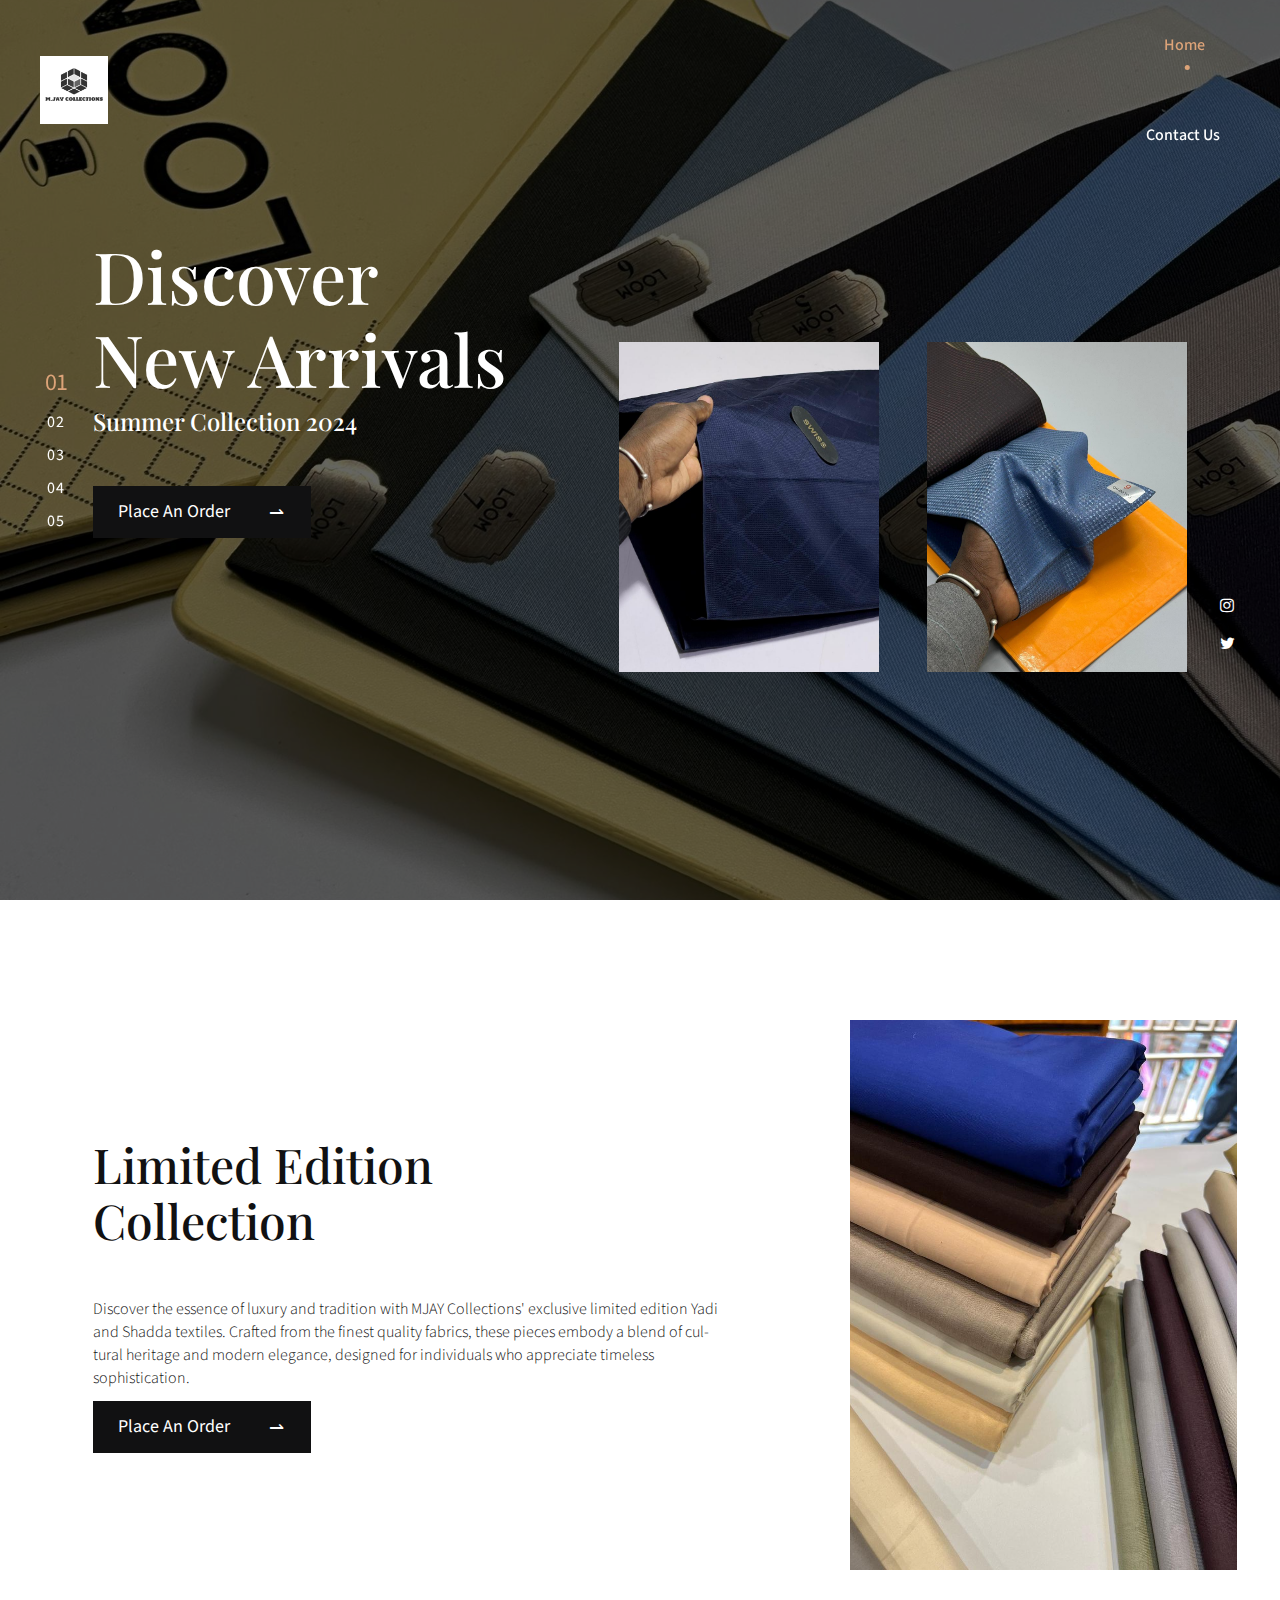
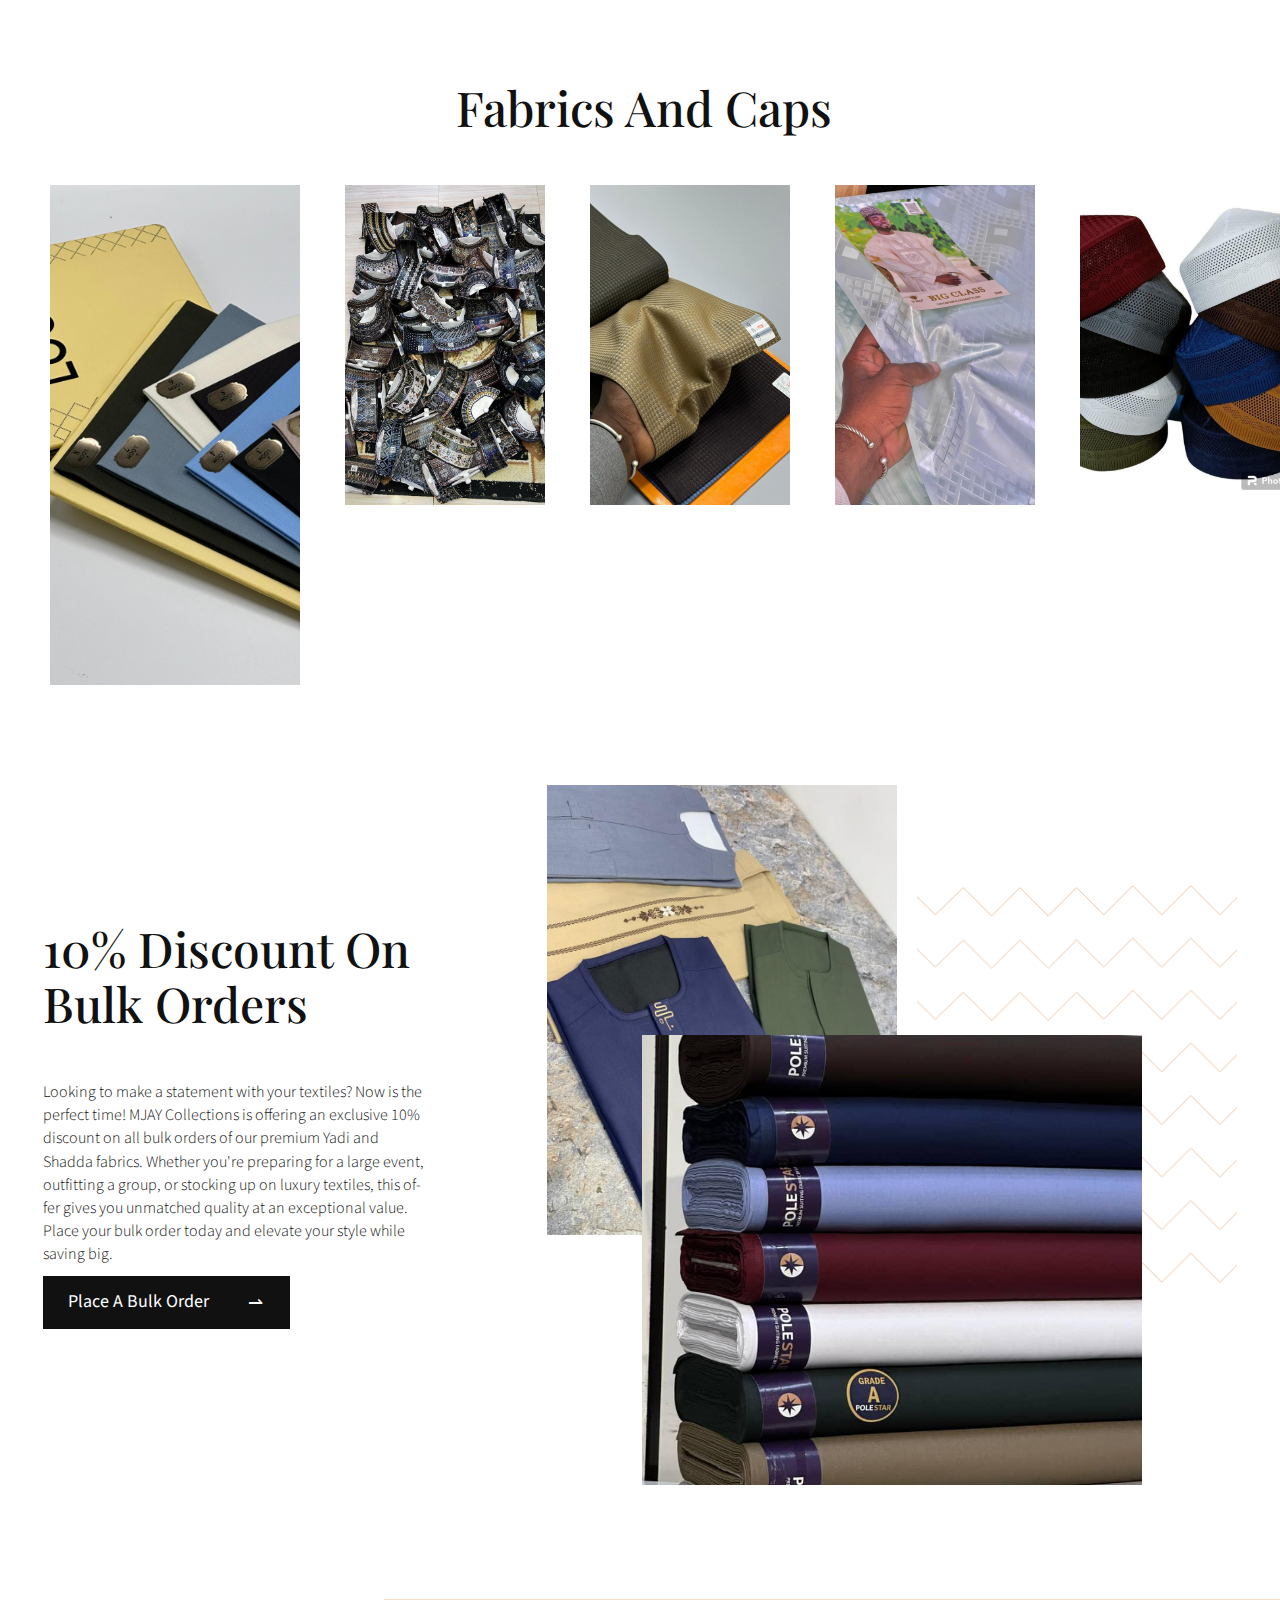
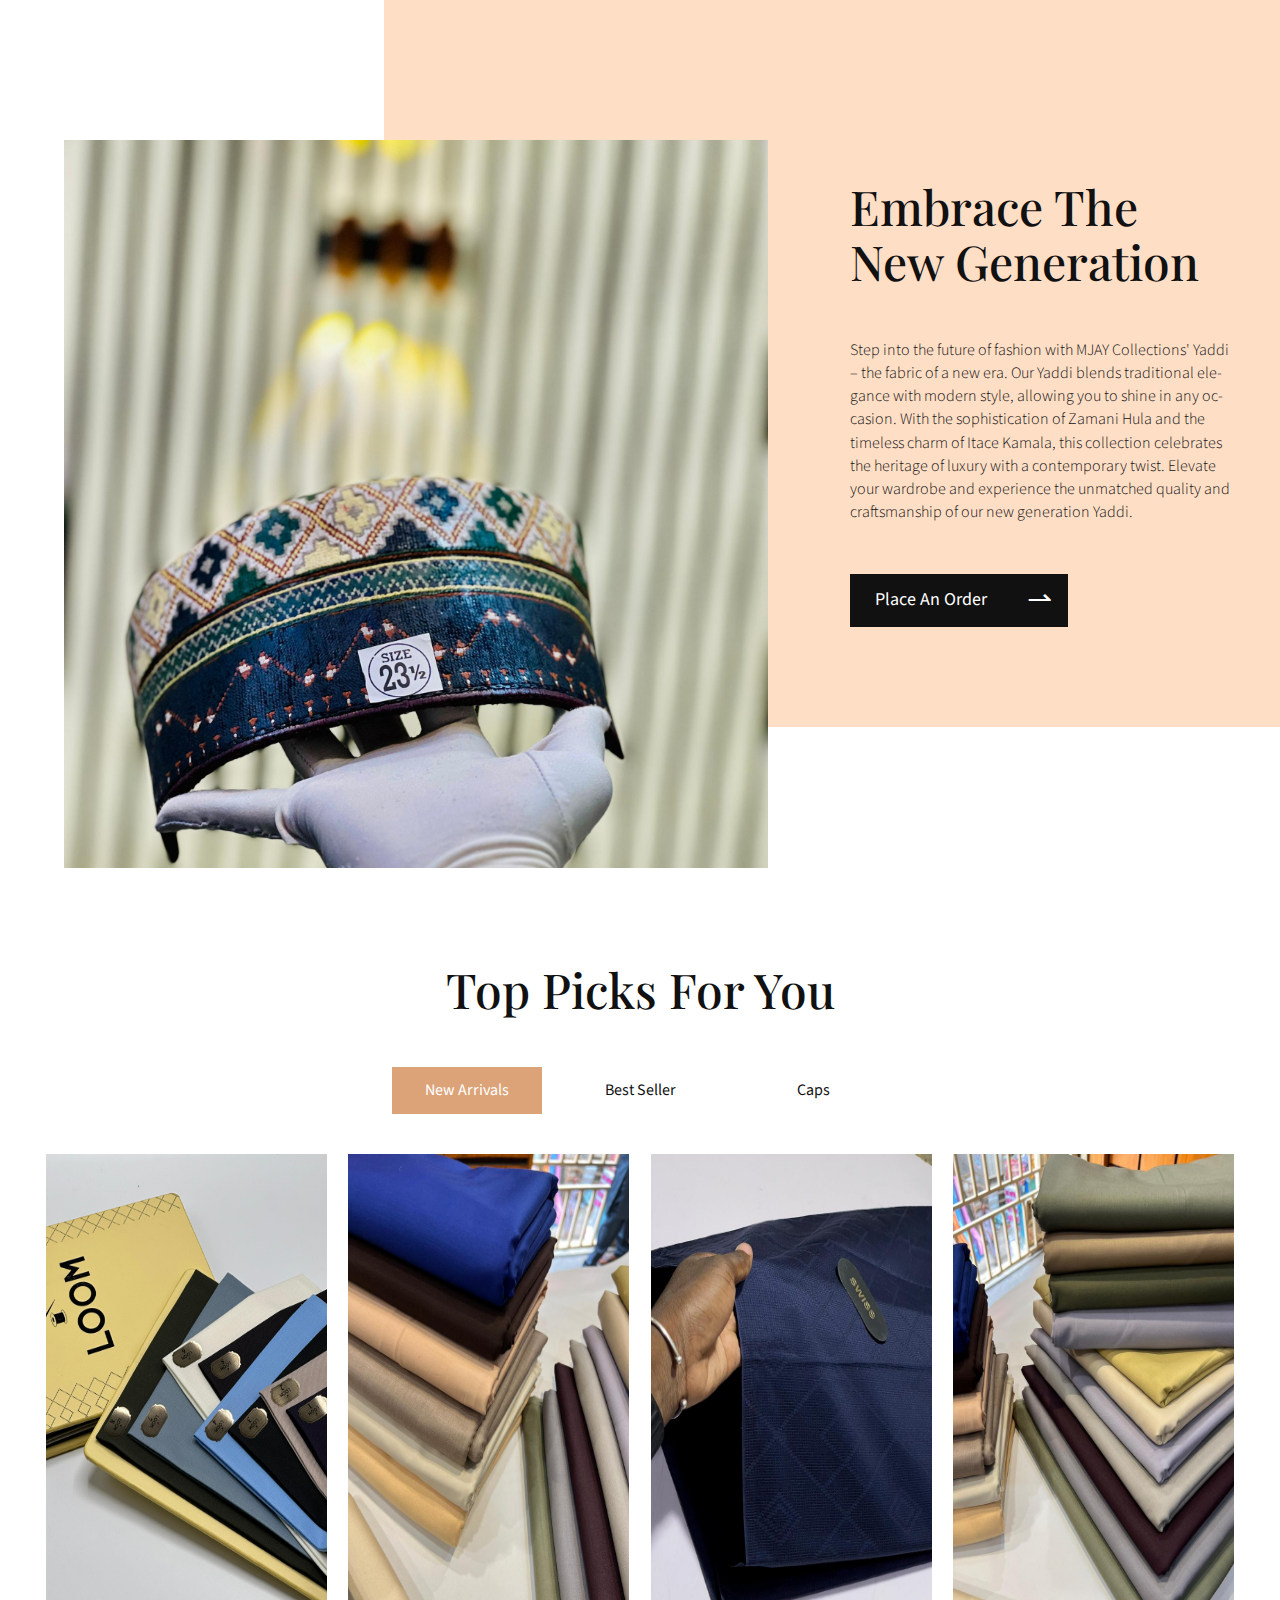
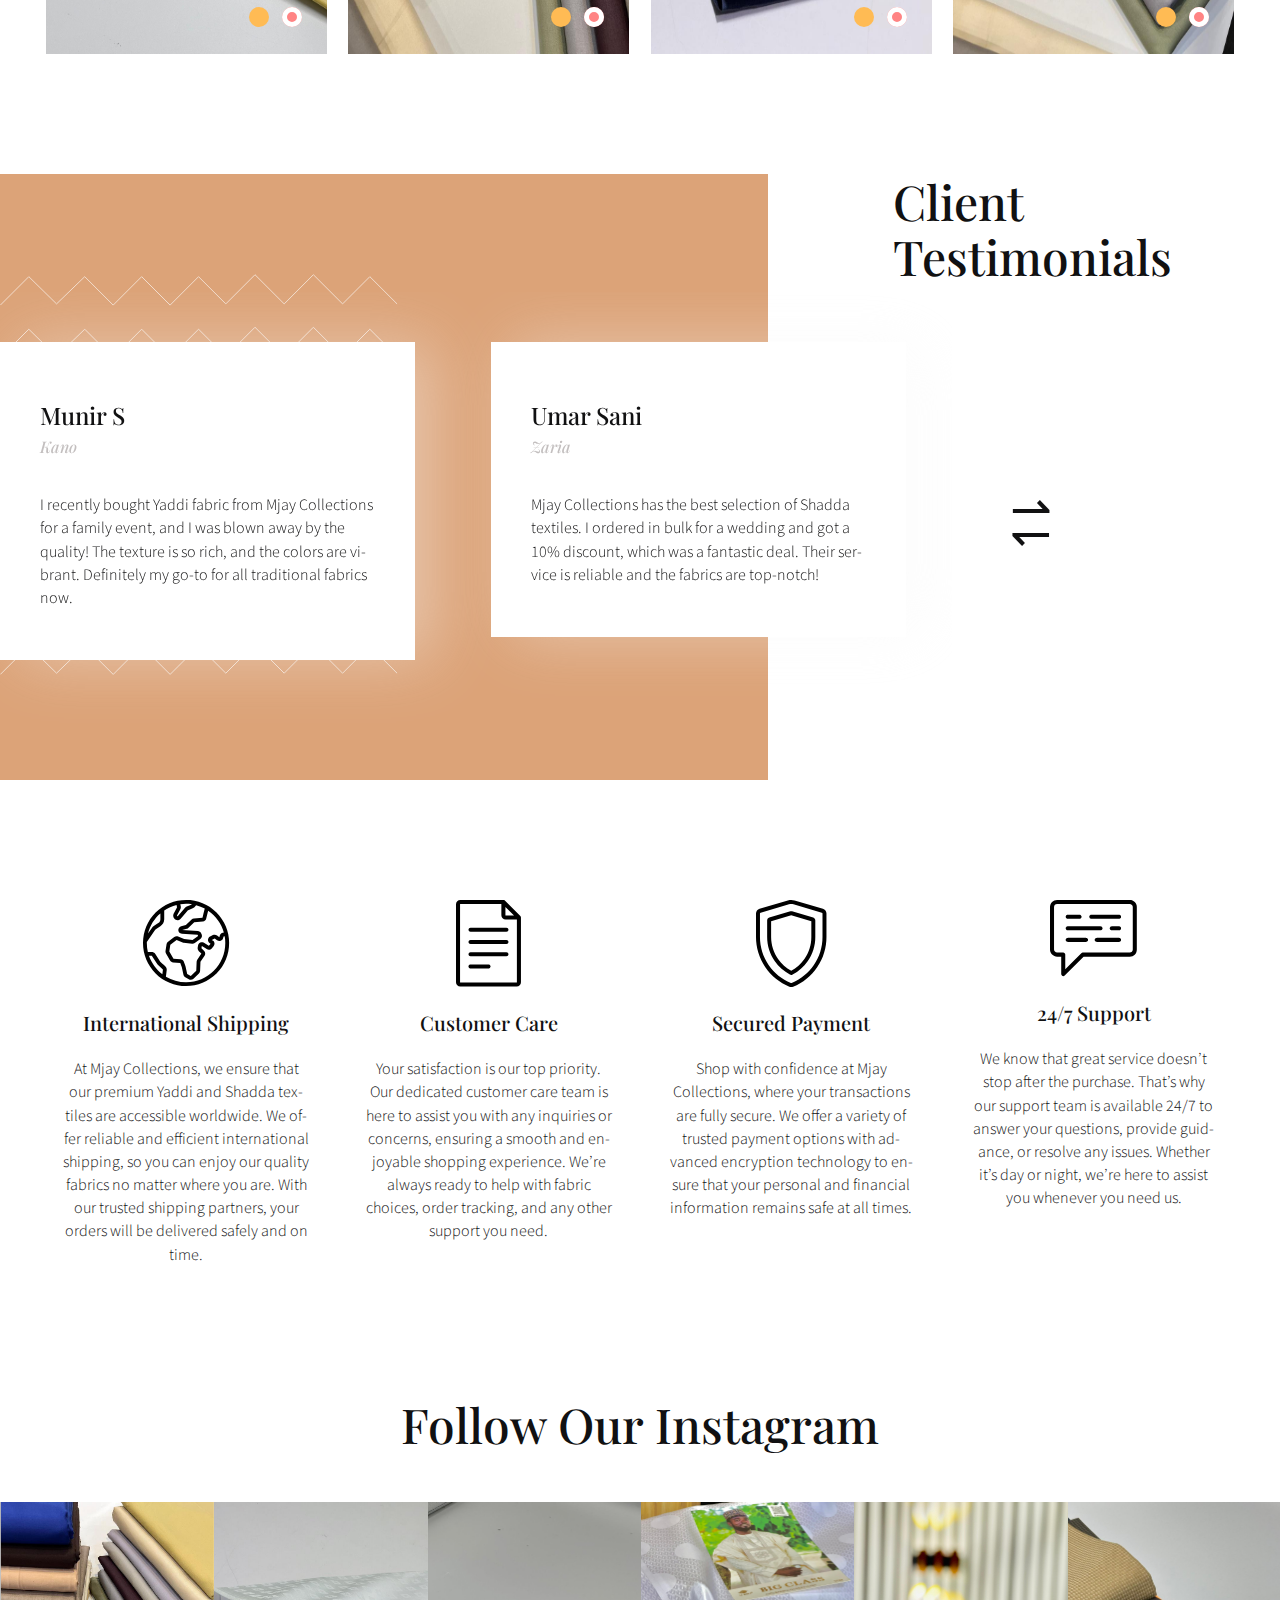
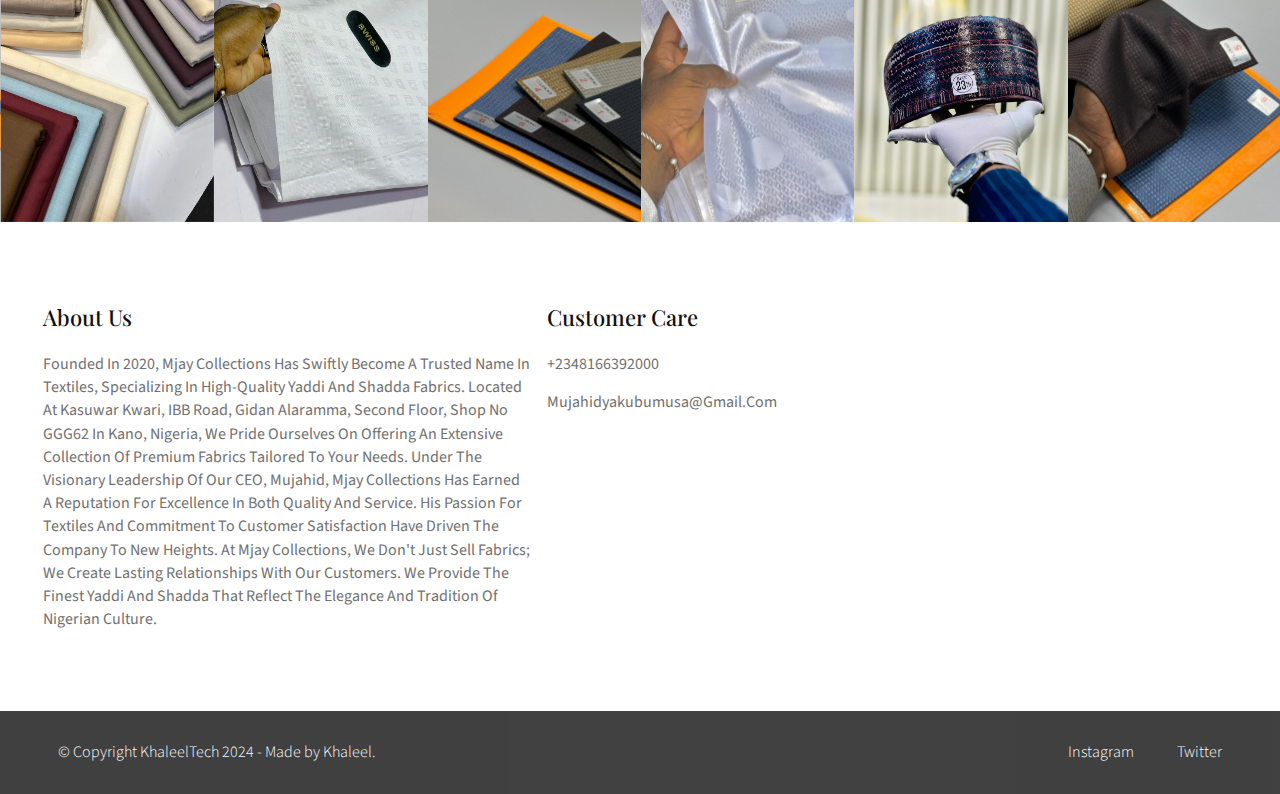
<file: index.html>
<!DOCTYPE html>
<html lang="en">


<head>
    <meta charset="UTF-8">
    <meta name="viewport" content="width=device-width, initial-scale=1.0">
    <meta http-equiv="X-UA-Compatible" content="ie=edge">
    <title>Mjay collections – Textiles and Clothing </title>
     <!-- favicon -->
     <link rel=icon href=favicon.jpg sizes="20x20" type="image/jpg">
    <!-- animate -->
    <link rel="stylesheet" href="assets/css/animate.css">
    <!-- bootstrap -->
    <link rel="stylesheet" href="assets/css/bootstrap.min.css">
    <!-- magnific popup -->
    <link rel="stylesheet" href="assets/css/magnific-popup.css">
    <!-- owl carousel -->
    <link rel="stylesheet" href="assets/css/owl.carousel.min.css">
    <!-- fontawesome -->
    <link rel="stylesheet" href="assets/css/font-awesome.min.css">
    <!-- flaticon -->
    <link rel="stylesheet" href="assets/css/linearicons.css">
    <link rel="stylesheet" href="assets/css/themify-icons.css">

    <link rel="stylesheet" href="assets/css/slick.css">
    <!-- Main Stylesheet -->
    <link rel="stylesheet" href="assets/css/style.css">
     <!-- responsive Stylesheet -->
     <link rel="stylesheet" href="assets/css/responsive.css">
      

</head>
<body class="home-page-2">
    <!-- preloader area start -->
<div class="preloader" id="preloader">
    <div class="preloader-inner">
        <div class="spinner">
            <div class="dot1"></div>
            <div class="dot2"></div>
        </div>
    </div>
</div>
<!-- preloader area end -->

<!-- search Popup -->
<div class="body-overlay" id="body-overlay"></div>
<div class="search-popup" id="search-popup">
    <form action="https://zwin.io/html/roberto-ferracini/index.html" class="search-form">
        <div class="form-group">
            <input type="text" class="form-control" placeholder="Search" onfocus="this.placeholder = ''" onblur="this.placeholder = 'Search Here'" required>
        </div>
        <button type="submit" class="submit-btn"><i class="fa fa-search"></i></button>
    </form>
</div>
<!-- //. search Popup -->

<!-- cart-popup-starts -->
<div class="cart-popup" id="cart-popup">
    <div class="cart-content">
        <span class="cross-icon"><i class="lnr lnr-cross"></i></span>
        <div class="cart-title text-center">
            <h2>Cart</h2>
            <h6 class="text-right">3 Items</h6>
        </div>

        <div class="cart-items">

            <div class="single-item-function-1">
                <div class="single-item d-flex justify-content-between mb-4">
                    <div class="item-left d-flex">
                        <div class="item-image image-1"></div>
                        <div class="item-name align-self-center">
                            <h6>Pink Dress</h6>
                        </div>
                    </div>
                    <div class="item-right d-flex align-items-center">
                        <div class="item-price">
                            <h6>$ 13</h6>
                        </div>
                        <div class="item-icon trash-icon-1">
                            <i class="fa fa-trash-o"></i>
                        </div>
                    </div>
                </div>
            </div>

            <div class="single-item-function-2">
                <div class="single-item d-flex justify-content-between mb-4">
                    <div class="item-left d-flex">
                        <div class="item-image image-2"></div>
                        <div class="item-name align-self-center">
                            <h6>Black Heel</h6>
                        </div>
                    </div>
                    <div class="item-right d-flex align-items-center">
                        <div class="item-price">
                            <h6>$ 13</h6>
                        </div>
                        <div class="item-icon trash-icon-2">
                            <i class="fa fa-trash-o"></i>
                        </div>
                    </div>
                </div>
            </div>

            <div class="single-item-function-3">
                <div class="single-item d-flex justify-content-between">
                    <div class="item-left d-flex">
                        <div class="item-image image-3"></div>
                        <div class="item-name align-self-center">
                            <h6>Brown Bag</h6>
                        </div>
                    </div>
                    <div class="item-right d-flex align-items-center">
                        <div class="item-price">
                            <h6>$ 13</h6>
                        </div>
                        <div class="item-icon trash-icon-3">
                            <i class="fa fa-trash-o"></i>
                        </div>
                    </div>
                </div>
            </div>
        </div>

        <div class="total-price text-right">
            <h4>Total</h4>
            <h3>$ 158,00</h3>
        </div>

        <div class="cart-buttons mt-4 mt-xl-5">
            <a href="#" class="template-btn2 off2 mb-4">View Cart <span>&rharu;</span></a>
            <a href="#" class="template-btn2 off1">Checkout <span>&rharu;</span></a>
        </div>
    </div>
</div>
<!-- cart-popup-end -->

    
<!-- live-chat-popup-starts -->
<div class="live-chat-popup" id="live-chat-popup">

    <div class="live-chat-content live-chat-part-1">
        <span class="cross-icon"><i class="lnr lnr-cross"></i></span>
        <div class="cart-title text-center">
            <h2>Live Chat</h2>
        </div>

        <div class="all-chat">
            <div class="single-chat mb-4 when-click-change-live-chat">
                <div class="overlay-image image-1">
                    <div class="hover-state">
                        <p>Customer Care, <span>Alan Yve Laurent</span> <i class="fa fa-comment-o ml-3"></i></p>
                    </div>
                </div>
            </div>
            
            <div class="single-chat mb-4 when-click-change-live-chat">
                <div class="overlay-image image-2">
                    <div class="hover-state">
                        <p>Customer Care, <span>Alan Yve Laurent</span> <i class="fa fa-comment-o ml-3"></i></p>
                    </div>
                </div>
            </div>
            
            <div class="single-chat when-click-change-live-chat">
                <div class="overlay-image image-3">
                    <div class="hover-state">
                        <p>Customer Care, <span>Alan Yve Laurent</span> <i class="fa fa-comment-o ml-3"></i></p>
                    </div>
                </div>
            </div>
        </div>
    </div>

    <div class="live-chat-content-2 live-chat-part-2">
        <div class="live-chat-content-2-top">
            <span class="cross-icon"><i class="lnr lnr-cross"></i></span>
            <div class="cart-title text-center">
                <h2>Live Chat</h2>
            </div>
            <div class="all-chat d-flex justify-content-between">
                <div class="single-chat">
                    <div class="overlay-image image-1">
                        <div class="hover-state">
                        </div>
                    </div>
                </div>
                
                <div class="single-chat">
                    <div class="overlay-image image-2">
                        <div class="hover-state">
                        </div>
                    </div>
                </div>
                
                <div class="single-chat">
                    <div class="overlay-image image-3">
                        <div class="hover-state">
                        </div>
                    </div>
                </div>
            </div>
        </div>

        <div class="live-chat-box">
            <p class="text-center p-white pb-4">Sunday 23, 11:20am</p>
            <div class="message-1">
                <p class="message-name ml-4">Laurent</p>
                <input type="text" placeholder="Are you ready?">
                <p class="message-date ml-4">Sunday 23, 11:20am</p>
            </div>
    
            <div class="message-2 text-right mt-3">
                <p class="message-name mr-4">You</p>
                <input type="text" placeholder="Yes Sure, Let’s start">
                <p class="message-date mr-4">Sunday 23, 11:20am</p>
            </div>
    
            <div class="message-submit pl-5 mt-3">
                <p class="submit-text ml-4">Laurent is typing</p>
                <form action="#">
                    <input type="email" placeholder="Type something">
                    <button type="submit" class="search-button"><i class="fa fa-paper-plane"></i></button>
                </form>
            </div>
        </div>
    </div>
</div>
<!-- live-chat-popup-end -->

<!-- Login PopUp Starts -->

<!-- Login PopUp End -->

<!-- navbar area starts -->
<nav class="navbar navbar-area white navbar-expand-lg nav-style-02 nav-absolute">
    <div class="container-fluid nav-container">
        <div class="responsive-mobile-menu">
            <div class="logo-wrapper">
                <a href="index.html" class="logo">
                    <img src="assets/img/logo/logo.jpg" alt="logo" style="width: 7%;">

                    <h4>robarto <br>ferracini</h4>
                </a>
            </div>
            <button class="navbar-toggler" type="button" data-toggle="collapse" data-target="#bizcoxx_main_menu" 
                aria-expanded="false" aria-label="Toggle navigation">
                <span class="navbar-toggler-icon"></span>
            </button>
        </div>

        <div class="collapse navbar-collapse" id="bizcoxx_main_menu">
            <ul class="navbar-nav">
                <li class="menu-item-has-children current-menu-item">
                    <a href="#">Home</a>
                </li>
                
                <li>
                    <a href="#contactus">Contact Us</a>
                </li>
            </ul>
        </div>
    </div>
</nav>
<!-- navbar area end -->

<!-- Banner Starts --> 
<section class="home-2-banner">
    <div class="home-2-slider">
        <div class="single-slide single-slide-image3">
            <div class="container">
                <div class="row">
                    <div class="col-lg-5">
                        <div class="slider-left">
                            <h1>Discover <br>New Arrivals</h1>
                            <h4>Summer collection 2024 </h4>
                          
                            <div class="btn-margin-top">
                                <a href="https://wa.me/2348166392000?text=Hello%20Mjay,%20I%20want%20to%20make%20an%20order" class="template-btn2">
                                    Place an Order <span>&rharu;</span>
                                  </a>                                  
                            </div>
                        </div>
                    </div>
                    <div class="col-lg-6 offset-lg-1">
                        <div class="slider-right d-md-flex">
                            <div class="single-image single-image-1 mr-5">
                                <div class="image-bg image-5"></div>
                                
                            </div>
                            
                            <div class="single-image single-image-2">
                                <div class="image-bg image-6"></div>
                                
                            </div>
                            <div class="banner-icon">
                                <ul>
                                    
                                    <li><a href="#"><i class="fa fa-instagram"></i></a></li>
                                    <li><a href="#"><i class="fa fa-twitter"></i></a></li>
                                </ul>
                            </div>
                        </div>
                    </div>
                </div>
            </div>
        </div>

        <div class="single-slide single-slide-image1">
            <div class="container">
                <div class="row">
                    <div class="col-lg-5">
                        <div class="slider-left">
                            <h1>Discover <br>New Arrivals</h1>
                            <h4>Summer collection 2024 </h4>
                          
                            <div class="btn-margin-top">
                                <a href="https://wa.me/2348166392000?text=Hello%20Mjay,%20I%20want%20to%20make%20an%20order" class="template-btn2">
                                    Place an Order <span>&rharu;</span>
                                  </a>                                  
                            </div>
                        </div>
                    </div>
                    <div class="col-lg-6 offset-lg-1">
                        <div class="slider-right d-md-flex">
                            <div class="single-image single-image-1 mr-5">
                                <div class="image-bg image-1"></div>
                                
                            </div>
                            
                            <div class="single-image single-image-2">
                                <div class="image-bg image-2"></div>
                                
                            </div>
                            <div class="banner-icon">
                                <ul>
                                    <li><a href="#"><i class="fa fa-facebook-official"></i></a></li>
                                    <li><a href="#"><i class="fa fa-instagram"></i></a></li>
                                    <li><a href="#"><i class="fa fa-twitter"></i></a></li>
                                </ul>
                            </div>
                        </div>
                    </div>
                </div>
            </div>
        </div>
        
        <div class="single-slide single-slide-image2">
            <div class="container">
                <div class="row">
                    <div class="col-lg-5">
                        <div class="slider-left">
                            <h1>Discover <br>New Arrivals</h1>
                            <h4>Summer collection 2024 </h4>
                          
                            <div class="btn-margin-top">
                                <a href="https://wa.me/2348166392000?text=Hello%20Mjay,%20I%20want%20to%20make%20an%20order" class="template-btn2">
                                    Place an Order <span>&rharu;</span>
                                  </a>                                  
                            </div>
                        </div>
                    </div>
                    <div class="col-lg-6 offset-lg-1">
                        <div class="slider-right d-md-flex">
                            <div class="single-image single-image-1 mr-5">
                                <div class="image-bg image-3"></div>
                                
                            </div>
                            
                            <div class="single-image single-image-2">
                                <div class="image-bg image-4"></div>
                                
                            </div>
                            <div class="banner-icon">
                                <ul>
                                    <li><a href="#"><i class="fa fa-facebook-official"></i></a></li>
                                    <li><a href="#"><i class="fa fa-instagram"></i></a></li>
                                    <li><a href="#"><i class="fa fa-twitter"></i></a></li>
                                </ul>
                            </div>
                        </div>
                    </div>
                </div>
            </div>
        </div>

        <div class="single-slide single-slide-image4">
            <div class="container">
                <div class="row">
                    <div class="col-lg-5">
                        <div class="slider-left">
                            <h1>Discover <br>New Arrivals</h1>
                            <h4>Summer collection 2024 </h4>
                          
                            <div class="btn-margin-top">
                                <a href="https://wa.me/2348166392000?text=Hello%20Mjay,%20I%20want%20to%20make%20an%20order" class="template-btn2">
                                    Place an Order <span>&rharu;</span>
                                  </a>                                  
                            </div>
                        </div>
                    </div>
                    <div class="col-lg-6 offset-lg-1">
                        <div class="slider-right d-md-flex">
                            <div class="single-image single-image-1 mr-5">
                                <div class="image-bg image-7"></div>
                                
                            </div>
                            
                            <div class="single-image single-image-2">
                                <div class="image-bg image-8"></div>
                                
                            </div>
                            <div class="banner-icon">
                                <ul>
                                    <li><a href="#"><i class="fa fa-facebook-official"></i></a></li>
                                    <li><a href="#"><i class="fa fa-instagram"></i></a></li>
                                    <li><a href="#"><i class="fa fa-twitter"></i></a></li>
                                </ul>
                            </div>
                        </div>
                    </div>
                </div>
            </div>
        </div>
        
        <div class="single-slide single-slide-image5">
            <div class="container">
                <div class="row">
                    <div class="col-lg-5">
                        <div class="slider-left">
                            <h1>Discover <br>New Arrivals</h1>
                            <h4>Summer collection 2024 </h4>
                          
                            <div class="btn-margin-top">
                                <a href="https://wa.me/2348166392000?text=Hello%20Mjay,%20I%20want%20to%20make%20an%20order" class="template-btn2">
                                    Place an Order <span>&rharu;</span>
                                  </a>                                  
                            </div>
                        </div>
                    </div>
                    <div class="col-lg-6 offset-lg-1">
                        <div class="slider-right d-md-flex">
                            <div class="single-image single-image-1 mr-5">
                                <div class="image-bg image-9"></div>
                                
                            </div>
                            
                            <div class="single-image single-image-2">
                                <div class="image-bg image-10"></div>
                                
                            </div>
                            <div class="banner-icon">
                                <ul>
                                    <li><a href="#"><i class="fa fa-facebook-official"></i></a></li>
                                    <li><a href="#"><i class="fa fa-instagram"></i></a></li>
                                    <li><a href="#"><i class="fa fa-twitter"></i></a></li>
                                </ul>
                            </div>
                        </div>
                    </div>
                </div>
            </div>
        </div>
    </div>
</section>
<!-- Banner End -->

<!-- Collection Starts -->
<section class="collection-area section-padding-both2">
    <!--floating-icon-->
    <div class="container">
        <div class="row">
            <div class="col-lg-7 align-self-center">
                <div class="collection-content">
                    <div class="section-title">
                        <h2 class="collection-h2">Limited Edition <br>Collection</h2>
                    </div>
                    <p>Discover the essence of luxury and tradition with MJAY Collections' exclusive limited edition Yadi and Shadda textiles. Crafted from the finest quality fabrics, these pieces embody a blend of cultural heritage and modern elegance, designed for individuals who appreciate timeless sophistication.</p>
                    
                    <a href="https://wa.me/2348166392000?text=Hello%20Mjay,%20I%20want%20to%20make%20an%20order" class="template-btn2">
                        Place an Order <span>&rharu;</span>
                      </a>   
                </div>
            </div>
            <div class="col-lg-4 offset-lg-1 fadeInRight">
                <div class="collection-image">
                    <div class="collection-bg"></div>
                </div>                
            </div>
        </div>
    </div>
</section>
<!-- Collection End -->

<!-- Categories Starts -->
<section class="categories-area">
    <div class="container-fluid">
        <div class="row">
            <div class="col-lg-12 pr-0">
                <div class="section-title text-center">
                    <h2>Fabrics and caps </h2>
                </div>
                <div class="categories-item d-lg-flex justify-content-end">
                    <div class="single-item active fadeIn mb-5 mb-lg-0" data-wow-duration=".8s" data-wow-delay=".2s">
                        <div class="item-image cat-1">
                        </div>
                    </div>
                    <div class="single-item fadeIn" data-wow-duration=".8s" data-wow-delay=".4s">
                        <div class="item-image cat-2">
                        </div>
                        
                    </div>
                    <div class="single-item fadeIn" data-wow-duration=".8s" data-wow-delay=".6s">
                        <div class="item-image cat-3">
                        </div>
                        
                    </div>
                    <div class="single-item fadeIn" data-wow-duration=".8s" data-wow-delay=".8s">
                        <div class="item-image cat-4">
                        </div>
                        
                    </div>
                    <div class="single-item fadeIn" data-wow-duration=".8s" data-wow-delay="1s">
                        <div class="item-image cat-5">
                        </div>
                        
                    </div>
                </div>
            </div>
        </div>
    </div>
</section>
<!-- Categories End -->

<!-- Discount Starts -->
<section class="discount-area">
    <div class="container">
        <div class="row">
            <div class="col-lg-4 fadeInLeft">
                <div class="discount-content">
                    <div class="section-title">
                        <h2>10% Discount On Bulk Orders</h2>
                    </div>
                    <p>Looking to make a statement with your textiles? Now is the perfect time! MJAY Collections is offering an exclusive 10% discount on all bulk orders of our premium Yadi and Shadda fabrics. Whether you're preparing for a large event, outfitting a group, or stocking up on luxury textiles, this offer gives you unmatched quality at an exceptional value.

                        Place your bulk order today and elevate your style while saving big.</p>
                    
                        <a href="https://wa.me/2348166392000?text=Hello%20Mjay,%20I%20want%20to%20make%20an%20order" class="template-btn2">
                            Place a bulk Order <span>&rharu;</span>
                          </a>   
                </div>
            </div>
            <div class="col-lg-7 offset-lg-1 fadeInRight">
                <div class="discount-image">
                    <div class="d-flex justify-content-between">
                        <div class="image-bg image-1"></div>
                        <div class="image-bg image-2"></div>
                        <div class="image-bg image-3"></div>
                    </div>
                </div>
            </div>
        </div>
    </div>
</section>
<!-- Discount End -->

<!-- Video Starts -->
<section class="video-area section-padding-both">
    <div class="container">
        <div class="row">
            <div class="col-lg-4 offset-lg-8">
                <div class="video-content">
                    <div class="section-title">
                        <h2>Embrace The <br>New Generation</h2>
                    </div>
                    <p>Step into the future of fashion with MJAY Collections' Yaddi – the fabric of a new era. Our Yaddi blends traditional elegance with modern style, allowing you to shine in any occasion. With the sophistication of Zamani Hula and the timeless charm of Itace Kamala, this collection celebrates the heritage of luxury with a contemporary twist.

                        Elevate your wardrobe and experience the unmatched quality and craftsmanship of our new generation Yaddi.</p>
                        <a href="https://wa.me/2348166392000?text=Hello%20Mjay,%20I%20want%20to%20make%20an%20order" class="template-btn2">
                            Place an Order <span>&rharu;</span>
                          </a>   
                </div>
            </div>
           
        </div>
    </div>
</section>
<!-- Video End -->

<!-- Picks Starts -->
<section class="picks-area section-padding-both">
        <div class="container">
            <div class="row">
                <div class="col-lg-12">
                    <div class="section-title text-center">
                        <h2>Top Picks For You</h2>
                    </div>
                </div>
            </div>
            
            <div class="row">
                <div class="col-lg-12">
                    <div class="tab-accordion picks-tab text-center">
                        <div class="tab">
                            <ul>
                                <li class="tab-one active">New arrivals</li>
                                <li class="tab-second">Best seller</li>
                                <li class="tab-three">Caps</li>
                            </ul>
                        </div>
                    </div>
                </div>
            </div>
    
            <div class="tab-content">
                <div class="tab-one-content lost active">
                    <div class="row">
                        <div class="col-lg-3  col-md-6">
                            <div class="single-cart-item">
                                <div class="single-cart-image">
                                    <img class="image-item-01 item-active" src="assets/img/shop-page/itema.jpg" alt="">
                                    <img class="image-item-02" src="assets/img/shop-page/itemb.jpg" alt="">
                                    <div class="image-dots">
                                        <div class="dot-01"></div>
                                        <div class="dot-02 active"></div>
                                    </div>
                                </div>
                            </div>
                        </div>
    
                        <div class="col-lg-3 col-md-6">
                            <div class="single-cart-item active">
                                <div class="single-cart-image">
                                    <img class="image-item-01 item-active" src="assets/img/shop-page/itemc.jpg" alt="">
                                    <img class="image-item-02" src="assets/img/shop-page/itemd.jpg" alt="">
                                    <div class="image-dots">
                                        <div class="dot-01"></div>
                                        <div class="dot-02 active"></div>
                                    </div>
                                </div>
                            </div>
                        </div>
    
                        <div class="col-lg-3 col-md-6">
                            <div class="single-cart-item">
                                <div class="single-cart-image">
                                    <img class="image-item-01 item-active" src="assets/img/shop-page/iteme.jpg" alt="">
                                    <img class="image-item-02" src="assets/img/shop-page/itemf.jpg" alt="">
                                    <div class="image-dots">
                                        <div class="dot-01"></div>
                                        <div class="dot-02 active"></div>
                                    </div>
                                </div>
                            </div>
                        </div>
    
                        <div class="col-lg-3 col-md-6">
                            <div class="single-cart-item">
                                <div class="single-cart-image">
                                    <img class="image-item-01 item-active" src="assets/img/shop-page/itemg.jpg" alt="">
                                    <img class="image-item-02" src="assets/img/shop-page/itemh.jpg" alt="">
                                    <div class="image-dots">
                                        <div class="dot-01"></div>
                                        <div class="dot-02 active"></div>
                                    </div>
                                </div>
                            </div>
                        </div>
                    </div>
                </div>
    
                <div class="tab-second-content lost">
                    <div class="row">
                        <div class="col-lg-3 col-md-6">
                            <div class="single-cart-item">
                                <div class="single-cart-image">
                                    <img class="image-item-01 item-active" src="assets/img/shop-page/itemi.jpg" alt="">
                                    <img class="image-item-02" src="assets/img/shop-page/itemj.jpg" alt="">
                                    <div class="image-dots">
                                        <div class="dot-01"></div>
                                        <div class="dot-02 active"></div>
                                    </div>
                                </div>                                                               
                            </div>
                        </div>
    
                        <div class="col-lg-3 col-md-6">
                            <div class="single-cart-item">
                                <div class="single-cart-image">
                                    <img class="image-item-01 item-active" src="assets/img/shop-page/itemk.jpg" alt="">
                                    <img class="image-item-02" src="assets/img/shop-page/iteml.jpg" alt="">
                                    <div class="image-dots">
                                        <div class="dot-01"></div>
                                        <div class="dot-02 active"></div>
                                    </div>
                                </div>
                                
    
                                
    
                                
                            </div>
                        </div>
    
                        <div class="col-lg-3 col-md-6">
                            <div class="single-cart-item">
                                <div class="single-cart-image">
                                    <img class="image-item-01 item-active" src="assets/img/shop-page/itemm.jpg" alt="">
                                    <img class="image-item-02" src="assets/img/shop-page/itemn.jpg" alt="">
                                    <div class="image-dots">
                                        <div class="dot-01"></div>
                                        <div class="dot-02 active"></div>
                                    </div>
                                </div>
                            </div>
                        </div>

                        <div class="col-lg-3 col-md-6">
                            <div class="single-cart-item">
                                <div class="single-cart-image">
                                    <img class="image-item-01 item-active" src="assets/img/shop-page/itemo.jpg" alt="">
                                    <img class="image-item-02" src="assets/img/shop-page/itemp.jpg" alt="">
                                    <div class="image-dots">
                                        <div class="dot-01"></div>
                                        <div class="dot-02 active"></div>
                                    </div>
                                </div>
                            </div>
                        </div>
                    </div>
                </div>
    
                <div class="tab-three-content lost">
                    <div class="row">
                        <div class="col-lg-3 col-md-6">
                            <div class="single-cart-item">
                                <div class="single-cart-image">
                                    <img class="image-item-01 item-active" src="assets/img/shop-page/itemr.jpg" alt="">
                                    <img class="image-item-02" src="assets/img/shop-page/items.jpg" alt="">
                                    <div class="image-dots">
                                        <div class="dot-01"></div>
                                        <div class="dot-02 active"></div>
                                    </div>
                                </div>
                                
    
                                
    
                                
                            </div>
                        </div>
    
                        <div class="col-lg-3 col-md-6">
                            <div class="single-cart-item">
                                <div class="single-cart-image">
                                    <img class="image-item-01 item-active" src="assets/img/shop-page/itemt.jpg" alt="">
                                    <img class="image-item-02" src="assets/img/shop-page/itemu.jpg" alt="">
                                    <div class="image-dots">
                                        <div class="dot-01"></div>
                                        <div class="dot-02 active"></div>
                                    </div>
                                </div>
                                
    
                                
    
                                
                            </div>
                        </div>     

                        <div class="col-lg-3 col-md-6">
                            <div class="single-cart-item">
                                <div class="single-cart-image">
                                    <img class="image-item-01 item-active" src="assets/img/shop-page/itemw.jpg" alt="">
                                    <img class="image-item-02" src="assets/img/shop-page/itemy.jpg" alt="">
                                    <div class="image-dots">
                                        <div class="dot-01"></div>
                                        <div class="dot-02 active"></div>
                                    </div>
                                </div>
                                
    
                                
    
                                
                            </div>
                        </div>   

                        <div class="col-lg-3 col-md-6">
                            <div class="single-cart-item">
                                <div class="single-cart-image">
                                    <img class="image-item-01 item-active" src="assets/img/shop-page/itemv.jpg" alt="">
                                    <img class="image-item-02" src="assets/img/shop-page/itemx.jpg" alt="">
                                    <div class="image-dots">
                                        <div class="dot-01"></div>
                                        <div class="dot-02 active"></div>
                                    </div>
                                </div>
                                
    
                                
    
                                
                            </div>
                        </div>   


                    </div>
                </div>
            </div>
    
            
        </div>
</section>
<!-- Picks End -->

<!-- Client Starts -->
<section class="client-area">
    <div class="container-fluid">
        <div class="row">
            <div class="col-lg-12">
                <div class="section-title">
                    <h2>Client <br>Testimonials</h2>
                </div>
            </div>
        </div>
        <div class="row">
            <div class="col-lg-9 pl-0">
                <div class="client-slider owl-carousel">
                    <div class="single-slide">
                        <div class="slide-top d-flex">
                           
                            <div class="slide-content align-self-center">
                                <h4>Munir S</h4>
                                <h6 class="diff-h6">Kano</h6>
                            </div>
                        </div>
                        <div class="slide-bottom">
                            <p>I recently bought Yaddi fabric from Mjay Collections for a family event, and I was blown away by the quality! The texture is so rich, and the colors are vibrant. Definitely my go-to for all traditional fabrics now.</p>
                        </div>
                    </div>
                    <div class="single-slide">
                        <div class="slide-top d-flex">
                            
                            <div class="slide-content align-self-center">
                                <h4>Umar Sani</h4>
                                <h6 class="diff-h6">zaria</h6>
                            </div>
                        </div>
                        <div class="slide-bottom">
                            <p>Mjay Collections has the best selection of Shadda textiles. I ordered in bulk for a wedding and got a 10% discount, which was a fantastic deal. Their service is reliable and the fabrics are top-notch!</p>
                        </div>
                    </div>
                </div>
            </div>
        </div> 
    </div>
</section>
<!-- Client End -->

<!-- Services Starts -->
<section class="services-area section-padding-both3">
    <div class="container">
        <div class="row">
            <div class="col-lg-3 col-md-6  fadeIn" data-wow-duration=".8s" data-wow-delay=".2s">
                <div class="single-item mb-5 mb-lg-0">
                    <img src="assets/img/home-1/service/item-1.png" alt="">
                    <h5 class="my-4">International Shipping</h5>
<p>At Mjay Collections, we ensure that our premium Yaddi and Shadda textiles are accessible worldwide. We offer reliable and efficient international shipping, so you can enjoy our quality fabrics no matter where you are. With our trusted shipping partners, your orders will be delivered safely and on time.</p>                </div>
            </div>
            <div class="col-lg-3 col-md-6  fadeIn" data-wow-duration=".8s" data-wow-delay=".4s">
                <div class="single-item mb-5 mb-lg-0">
                    <img src="assets/img/home-1/service/item-2.png" alt="">
                    <h5 class="my-4">Customer Care</h5>
<p>Your satisfaction is our top priority. Our dedicated customer care team is here to assist you with any inquiries or concerns, ensuring a smooth and enjoyable shopping experience. We’re always ready to help with fabric choices, order tracking, and any other support you need.</p>                </div>
            </div>
            <div class="col-lg-3 col-md-6  fadeIn" data-wow-duration=".8s" data-wow-delay=".6s">
                <div class="single-item">
                    <img src="assets/img/home-1/service/item-3.png" alt="">
                    <h5 class="my-4">Secured Payment</h5>
<p>Shop with confidence at Mjay Collections, where your transactions are fully secure. We offer a variety of trusted payment options with advanced encryption technology to ensure that your personal and financial information remains safe at all times.</p>                </div>
            </div>
            <div class="col-lg-3 col-md-6  fadeIn" data-wow-duration=".8s" data-wow-delay=".8s">
                <div class="single-item">
                    <img src="assets/img/home-1/service/item-4.png" alt="">
                    <h5 class="my-4">24/7 Support</h5>
<p>We know that great service doesn’t stop after the purchase. That’s why our support team is available 24/7 to answer your questions, provide guidance, or resolve any issues. Whether it’s day or night, we’re here to assist you whenever you need us.</p>                </div>
            </div>
        </div>
    </div>
</section>
<!-- Services End -->

<!-- Gallery Starts  -->

<!-- Gallery End -->

<!-- Newsletter Starts -->

<!-- Newsletter End -->

<!-- Instagram Starts -->
<section class="instagram-area section-padding-top3">
    <div class="container-fluid">
        <div class="row">
            <div class="col-lg-12">
                <div class="section-title text-center">
                    <h2>Follow Our Instagram</h2>
                </div>
            </div>
        </div>
        <div class="row">
            <div class="col-lg-12 px-0">
                <div class="instagram-slider owl-carousel">
                    <div class="single-slide slide-1">
                    </div>
                    <div class="single-slide slide-2">
                    </div>
                    <div class="single-slide slide-3">
                    </div>
                    <div class="single-slide slide-4">
                    </div>
                    <div class="single-slide slide-5">
                    </div>
                    <div class="single-slide slide-6">
                    </div>
                </div>
            </div>
        </div>
    </div>
</section>
<!-- Instagram End -->

<!-- Footer Starts -->
<footer class="footer-area">
    <div class="footer-widget">
        <div class="container">
            <div class="row">
                
                <div class="col-lg-5">
                    <div class="footer-widget widget widget_nav_menu">
                        <h5 class="widget-title">about us</h5>
                        <ul>
                            <li><p>Founded in 2020, Mjay Collections has swiftly become a trusted name in textiles, specializing in high-quality Yaddi and Shadda fabrics. Located at Kasuwar Kwari, IBB Road, Gidan Alaramma, Second Floor, Shop No GGG62 in Kano, Nigeria, we pride ourselves on offering an extensive collection of premium fabrics tailored to your needs. Under the visionary leadership of our CEO, Mujahid, Mjay Collections has earned a reputation for excellence in both quality and service. His passion for textiles and commitment to customer satisfaction have driven the company to new heights. At Mjay Collections, we don't just sell fabrics; we create lasting relationships with our customers. We provide the finest Yaddi and Shadda that reflect the elegance and tradition of Nigerian culture.</p></li>
                    </div>
                </div>
                <div class="col-lg-3">
                    <div class="footer-widget widget widget_nav_menu">
                        <h5 class="widget-title" id="contactus">Customer Care</h5>
                        <ul>
                            <li><a href="tel:+2348166392000">+2348166392000</a></li>
                            <li><a href="mailto:Mujahidyakubumusa@gmail.com">Mujahidyakubumusa@gmail.com</a></li>
                            
                           
                        </ul>
                    </div>
                </div>
                
            </div>
        </div>
    </div>
    <div class="copyright-area">
        <div class="container-fluid">
            <div class="row">
                <div class="col-lg-12 d-md-flex justify-content-between">
                    
                    <div class="copyright-content align-self-center text-center">
                        &copy; Copyright KhaleelTech 2024 - Made by <a href="http://instagram.com/khalel_tech" target="_blanc">Khaleel</a>.
                    </div>
                    <div class="copyright-link align-self-center">
                        <ul>
                            <li><a href="#">instagram</a></li>
                        
                            <li><a href="#">twitter</a></li>
                        </ul>
                    </div>
                </div>
            </div>
        </div>
    </div>
</footer>
<!-- Footer End -->


<!-- back to top area start -->
<div class="back-to-top">
    <span>Back to top</span>
</div>
<!-- back to top area end -->

    <!-- jquery -->
    <script src="assets/js/jquery-2.2.4.min.js"></script>
    <!-- popper -->
    <script src="assets/js/popper.min.js"></script>
    <!-- bootstrap -->
    <script src="assets/js/bootstrap.min.js"></script>
    <!-- magnific popup -->
    <script src="assets/js/jquery.magnific-popup.js"></script>
    <!-- wow -->
    <script src="assets/js/wow.min.js"></script>
    <!-- owl carousel -->
    <script src="assets/js/owl.carousel.min.js"></script>
    <!-- waypoint -->
    <script src="assets/js/waypoints.min.js"></script>
    <!-- counterup -->
    <script src="assets/js/jquery.counterup.min.js"></script>
    <!-- imageloaded -->
    <script src="assets/js/imagesloaded.pkgd.min.js"></script>
    <!-- isotope -->
    <script src="assets/js/isotope.pkgd.min.js"></script>

    <script src="assets/js/jquery.datetimepicker.full.min.js"></script>

    <script src="assets/js/countdown.js"></script>
    <!-- slick -->
    <script src="assets/js/slick.min.js"></script>
     
    <!-- Datepicker -->
    <script src="assets/js/datepicker.min.js"></script>
    <script src="assets/js/datepicker-en.js"></script>

    <!-- main js -->
    <script src="assets/js/main.js"></script>
    
</body>

<!-- Mirrored from zwin.io/html/roberto-ferracini/index-2.html by HTTrack Website Copier/3.x [XR&CO'2014], Mon, 07 Oct 2024 23:35:44 GMT -->
</html>
</file>
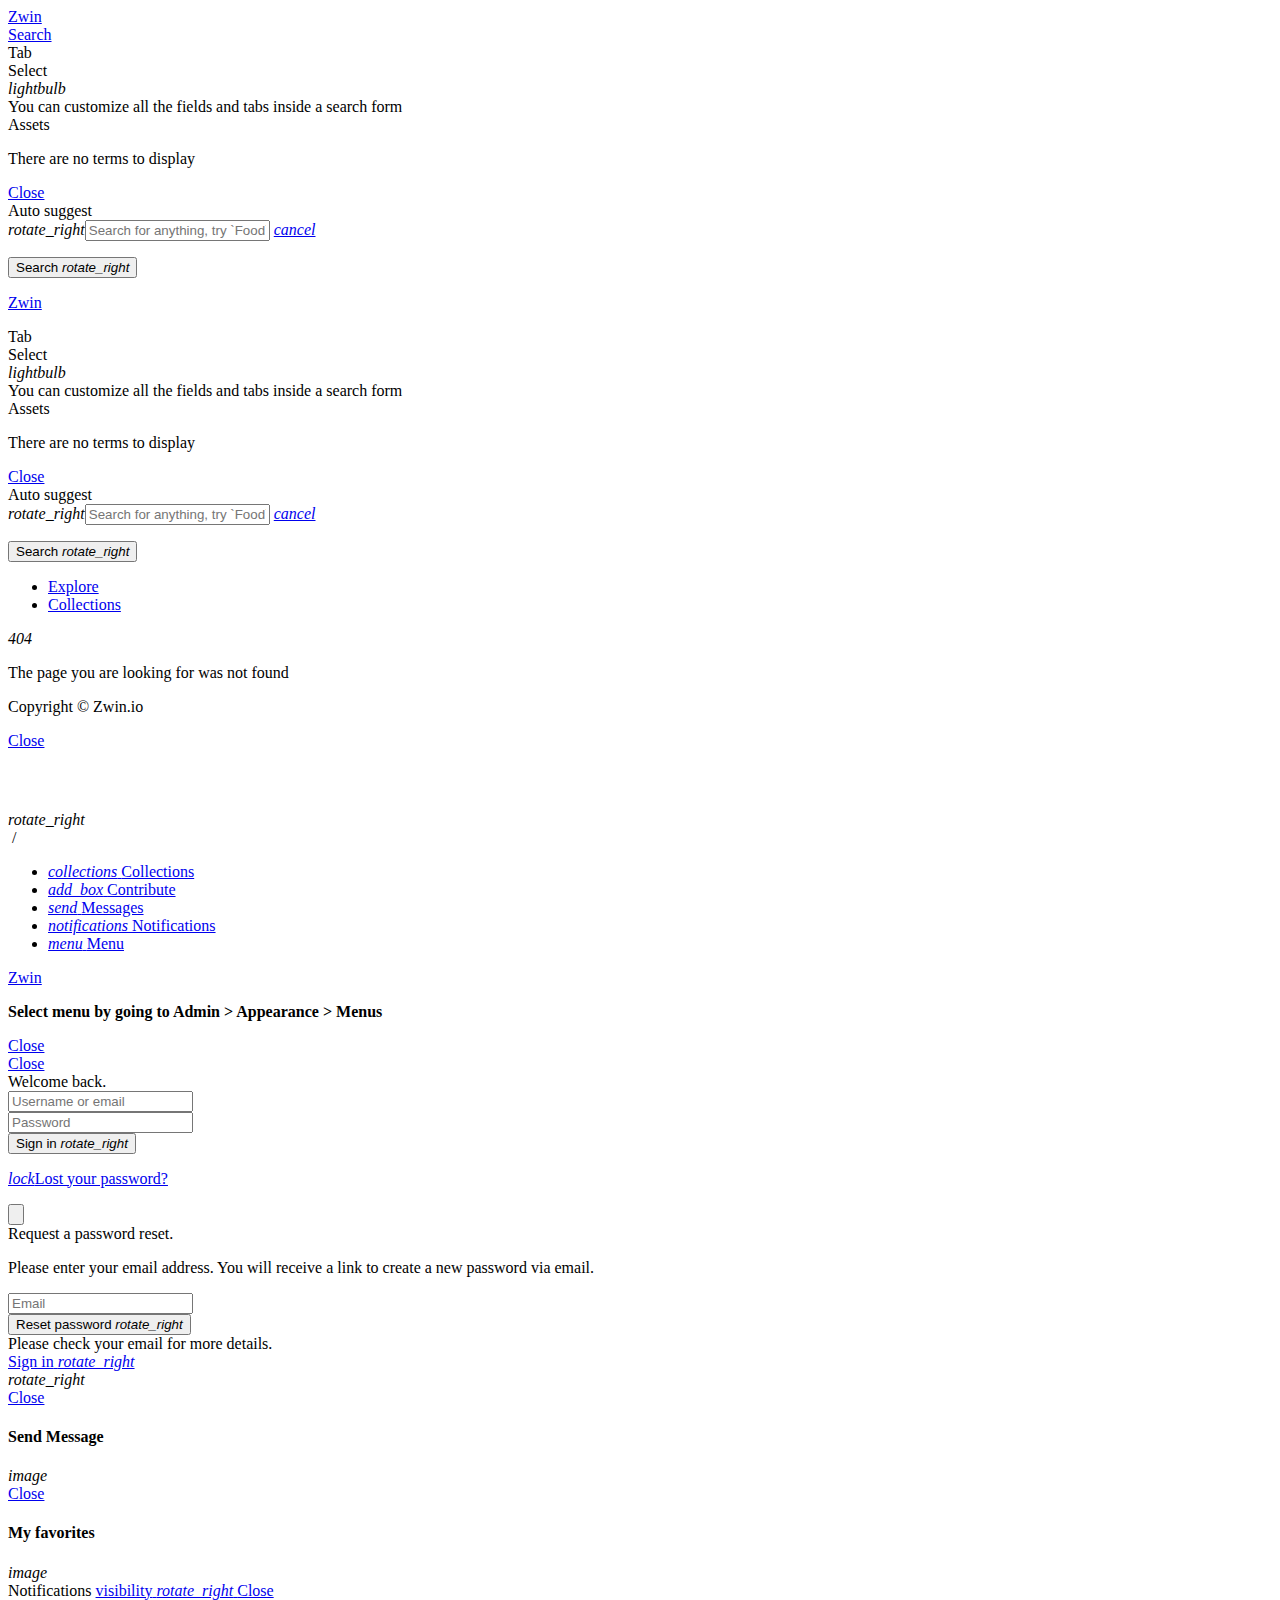
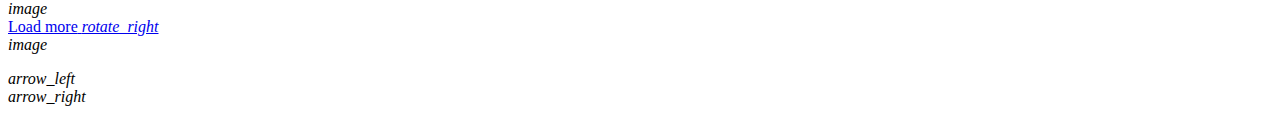
<file: assets/css/owl.video.play.html>
<!doctype html><html
lang=en-US><head><meta
charset="UTF-8"><meta
name="viewport" content="width=device-width, initial-scale=1"><link
rel=profile href=https://gmpg.org/xfn/11><meta
name='robots' content='noindex, follow'><title>Page not found - Zwin</title><meta
property="og:locale" content="en_US"><meta
property="og:title" content="Page not found - Zwin"><meta
property="og:site_name" content="Zwin"> <script type=application/ld+json class=yoast-schema-graph>{"@context":"https://schema.org","@graph":[{"@type":"WebSite","@id":"https://zwin.io/#website","url":"https://zwin.io/","name":"Zwin","description":"Download HD images for Free","potentialAction":[{"@type":"SearchAction","target":{"@type":"EntryPoint","urlTemplate":"https://zwin.io/?s={search_term_string}"},"query-input":{"@type":"PropertyValueSpecification","valueRequired":true,"valueName":"search_term_string"}}],"inLanguage":"en-US"}]}</script> <link
rel=dns-prefetch href=//www.googletagmanager.com><link
rel=dns-prefetch href=//fonts.googleapis.com><link
rel=alternate type=application/rss+xml title="Zwin &raquo; Feed" href=https://zwin.io/feed/ ><link
rel=alternate type=application/rss+xml title="Zwin &raquo; Comments Feed" href=https://zwin.io/comments/feed/ > <script>/*<![CDATA[*/window._wpemojiSettings = {"baseUrl":"https:\/\/s.w.org\/images\/core\/emoji\/15.0.3\/72x72\/","ext":".png","svgUrl":"https:\/\/s.w.org\/images\/core\/emoji\/15.0.3\/svg\/","svgExt":".svg","source":{"concatemoji":"https:\/\/zwin.io\/wp-includes\/js\/wp-emoji-release.min.js?ver=6.6.2"}};
/*! This file is auto-generated */
!function(i,n){var o,s,e;function c(e){try{var t={supportTests:e,timestamp:(new Date).valueOf()};sessionStorage.setItem(o,JSON.stringify(t))}catch(e){}}function p(e,t,n){e.clearRect(0,0,e.canvas.width,e.canvas.height),e.fillText(t,0,0);var t=new Uint32Array(e.getImageData(0,0,e.canvas.width,e.canvas.height).data),r=(e.clearRect(0,0,e.canvas.width,e.canvas.height),e.fillText(n,0,0),new Uint32Array(e.getImageData(0,0,e.canvas.width,e.canvas.height).data));return t.every(function(e,t){return e===r[t]})}function u(e,t,n){switch(t){case"flag":return n(e,"\ud83c\udff3\ufe0f\u200d\u26a7\ufe0f","\ud83c\udff3\ufe0f\u200b\u26a7\ufe0f")?!1:!n(e,"\ud83c\uddfa\ud83c\uddf3","\ud83c\uddfa\u200b\ud83c\uddf3")&&!n(e,"\ud83c\udff4\udb40\udc67\udb40\udc62\udb40\udc65\udb40\udc6e\udb40\udc67\udb40\udc7f","\ud83c\udff4\u200b\udb40\udc67\u200b\udb40\udc62\u200b\udb40\udc65\u200b\udb40\udc6e\u200b\udb40\udc67\u200b\udb40\udc7f");case"emoji":return!n(e,"\ud83d\udc26\u200d\u2b1b","\ud83d\udc26\u200b\u2b1b")}return!1}function f(e,t,n){var r="undefined"!=typeof WorkerGlobalScope&&self instanceof WorkerGlobalScope?new OffscreenCanvas(300,150):i.createElement("canvas"),a=r.getContext("2d",{willReadFrequently:!0}),o=(a.textBaseline="top",a.font="600 32px Arial",{});return e.forEach(function(e){o[e]=t(a,e,n)}),o}function t(e){var t=i.createElement("script");t.src=e,t.defer=!0,i.head.appendChild(t)}"undefined"!=typeof Promise&&(o="wpEmojiSettingsSupports",s=["flag","emoji"],n.supports={everything:!0,everythingExceptFlag:!0},e=new Promise(function(e){i.addEventListener("DOMContentLoaded",e,{once:!0})}),new Promise(function(t){var n=function(){try{var e=JSON.parse(sessionStorage.getItem(o));if("object"==typeof e&&"number"==typeof e.timestamp&&(new Date).valueOf()<e.timestamp+604800&&"object"==typeof e.supportTests)return e.supportTests}catch(e){}return null}();if(!n){if("undefined"!=typeof Worker&&"undefined"!=typeof OffscreenCanvas&&"undefined"!=typeof URL&&URL.createObjectURL&&"undefined"!=typeof Blob)try{var e="postMessage("+f.toString()+"("+[JSON.stringify(s),u.toString(),p.toString()].join(",")+"));",r=new Blob([e],{type:"text/javascript"}),a=new Worker(URL.createObjectURL(r),{name:"wpTestEmojiSupports"});return void(a.onmessage=function(e){c(n=e.data),a.terminate(),t(n)})}catch(e){}c(n=f(s,u,p))}t(n)}).then(function(e){for(var t in e)n.supports[t]=e[t],n.supports.everything=n.supports.everything&&n.supports[t],"flag"!==t&&(n.supports.everythingExceptFlag=n.supports.everythingExceptFlag&&n.supports[t]);n.supports.everythingExceptFlag=n.supports.everythingExceptFlag&&!n.supports.flag,n.DOMReady=!1,n.readyCallback=function(){n.DOMReady=!0}}).then(function(){return e}).then(function(){var e;n.supports.everything||(n.readyCallback(),(e=n.source||{}).concatemoji?t(e.concatemoji):e.wpemoji&&e.twemoji&&(t(e.twemoji),t(e.wpemoji)))}))}((window,document),window._wpemojiSettings);/*]]>*/</script> <style id=wp-emoji-styles-inline-css>img.wp-smiley, img.emoji {
		display: inline !important;
		border: none !important;
		box-shadow: none !important;
		height: 1em !important;
		width: 1em !important;
		margin: 0 0.07em !important;
		vertical-align: -0.1em !important;
		background: none !important;
		padding: 0 !important;
	}</style><link
rel=stylesheet href=https://zwin.io/wp-content/cache/minify/a5ff7.css media=all><style id=classic-theme-styles-inline-css>/*! This file is auto-generated */
.wp-block-button__link{color:#fff;background-color:#32373c;border-radius:9999px;box-shadow:none;text-decoration:none;padding:calc(.667em + 2px) calc(1.333em + 2px);font-size:1.125em}.wp-block-file__button{background:#32373c;color:#fff;text-decoration:none}</style><style id=global-styles-inline-css>/*<![CDATA[*/:root{--wp--preset--aspect-ratio--square: 1;--wp--preset--aspect-ratio--4-3: 4/3;--wp--preset--aspect-ratio--3-4: 3/4;--wp--preset--aspect-ratio--3-2: 3/2;--wp--preset--aspect-ratio--2-3: 2/3;--wp--preset--aspect-ratio--16-9: 16/9;--wp--preset--aspect-ratio--9-16: 9/16;--wp--preset--color--black: #000000;--wp--preset--color--cyan-bluish-gray: #abb8c3;--wp--preset--color--white: #ffffff;--wp--preset--color--pale-pink: #f78da7;--wp--preset--color--vivid-red: #cf2e2e;--wp--preset--color--luminous-vivid-orange: #ff6900;--wp--preset--color--luminous-vivid-amber: #fcb900;--wp--preset--color--light-green-cyan: #7bdcb5;--wp--preset--color--vivid-green-cyan: #00d084;--wp--preset--color--pale-cyan-blue: #8ed1fc;--wp--preset--color--vivid-cyan-blue: #0693e3;--wp--preset--color--vivid-purple: #9b51e0;--wp--preset--gradient--vivid-cyan-blue-to-vivid-purple: linear-gradient(135deg,rgba(6,147,227,1) 0%,rgb(155,81,224) 100%);--wp--preset--gradient--light-green-cyan-to-vivid-green-cyan: linear-gradient(135deg,rgb(122,220,180) 0%,rgb(0,208,130) 100%);--wp--preset--gradient--luminous-vivid-amber-to-luminous-vivid-orange: linear-gradient(135deg,rgba(252,185,0,1) 0%,rgba(255,105,0,1) 100%);--wp--preset--gradient--luminous-vivid-orange-to-vivid-red: linear-gradient(135deg,rgba(255,105,0,1) 0%,rgb(207,46,46) 100%);--wp--preset--gradient--very-light-gray-to-cyan-bluish-gray: linear-gradient(135deg,rgb(238,238,238) 0%,rgb(169,184,195) 100%);--wp--preset--gradient--cool-to-warm-spectrum: linear-gradient(135deg,rgb(74,234,220) 0%,rgb(151,120,209) 20%,rgb(207,42,186) 40%,rgb(238,44,130) 60%,rgb(251,105,98) 80%,rgb(254,248,76) 100%);--wp--preset--gradient--blush-light-purple: linear-gradient(135deg,rgb(255,206,236) 0%,rgb(152,150,240) 100%);--wp--preset--gradient--blush-bordeaux: linear-gradient(135deg,rgb(254,205,165) 0%,rgb(254,45,45) 50%,rgb(107,0,62) 100%);--wp--preset--gradient--luminous-dusk: linear-gradient(135deg,rgb(255,203,112) 0%,rgb(199,81,192) 50%,rgb(65,88,208) 100%);--wp--preset--gradient--pale-ocean: linear-gradient(135deg,rgb(255,245,203) 0%,rgb(182,227,212) 50%,rgb(51,167,181) 100%);--wp--preset--gradient--electric-grass: linear-gradient(135deg,rgb(202,248,128) 0%,rgb(113,206,126) 100%);--wp--preset--gradient--midnight: linear-gradient(135deg,rgb(2,3,129) 0%,rgb(40,116,252) 100%);--wp--preset--font-size--small: 13px;--wp--preset--font-size--medium: 20px;--wp--preset--font-size--large: 36px;--wp--preset--font-size--x-large: 42px;--wp--preset--font-family--inter: "Inter", sans-serif;--wp--preset--font-family--cardo: Cardo;--wp--preset--spacing--20: 0.44rem;--wp--preset--spacing--30: 0.67rem;--wp--preset--spacing--40: 1rem;--wp--preset--spacing--50: 1.5rem;--wp--preset--spacing--60: 2.25rem;--wp--preset--spacing--70: 3.38rem;--wp--preset--spacing--80: 5.06rem;--wp--preset--shadow--natural: 6px 6px 9px rgba(0, 0, 0, 0.2);--wp--preset--shadow--deep: 12px 12px 50px rgba(0, 0, 0, 0.4);--wp--preset--shadow--sharp: 6px 6px 0px rgba(0, 0, 0, 0.2);--wp--preset--shadow--outlined: 6px 6px 0px -3px rgba(255, 255, 255, 1), 6px 6px rgba(0, 0, 0, 1);--wp--preset--shadow--crisp: 6px 6px 0px rgba(0, 0, 0, 1);}:where(.is-layout-flex){gap: 0.5em;}:where(.is-layout-grid){gap: 0.5em;}body .is-layout-flex{display: flex;}.is-layout-flex{flex-wrap: wrap;align-items: center;}.is-layout-flex > :is(*, div){margin: 0;}body .is-layout-grid{display: grid;}.is-layout-grid > :is(*, div){margin: 0;}:where(.wp-block-columns.is-layout-flex){gap: 2em;}:where(.wp-block-columns.is-layout-grid){gap: 2em;}:where(.wp-block-post-template.is-layout-flex){gap: 1.25em;}:where(.wp-block-post-template.is-layout-grid){gap: 1.25em;}.has-black-color{color: var(--wp--preset--color--black) !important;}.has-cyan-bluish-gray-color{color: var(--wp--preset--color--cyan-bluish-gray) !important;}.has-white-color{color: var(--wp--preset--color--white) !important;}.has-pale-pink-color{color: var(--wp--preset--color--pale-pink) !important;}.has-vivid-red-color{color: var(--wp--preset--color--vivid-red) !important;}.has-luminous-vivid-orange-color{color: var(--wp--preset--color--luminous-vivid-orange) !important;}.has-luminous-vivid-amber-color{color: var(--wp--preset--color--luminous-vivid-amber) !important;}.has-light-green-cyan-color{color: var(--wp--preset--color--light-green-cyan) !important;}.has-vivid-green-cyan-color{color: var(--wp--preset--color--vivid-green-cyan) !important;}.has-pale-cyan-blue-color{color: var(--wp--preset--color--pale-cyan-blue) !important;}.has-vivid-cyan-blue-color{color: var(--wp--preset--color--vivid-cyan-blue) !important;}.has-vivid-purple-color{color: var(--wp--preset--color--vivid-purple) !important;}.has-black-background-color{background-color: var(--wp--preset--color--black) !important;}.has-cyan-bluish-gray-background-color{background-color: var(--wp--preset--color--cyan-bluish-gray) !important;}.has-white-background-color{background-color: var(--wp--preset--color--white) !important;}.has-pale-pink-background-color{background-color: var(--wp--preset--color--pale-pink) !important;}.has-vivid-red-background-color{background-color: var(--wp--preset--color--vivid-red) !important;}.has-luminous-vivid-orange-background-color{background-color: var(--wp--preset--color--luminous-vivid-orange) !important;}.has-luminous-vivid-amber-background-color{background-color: var(--wp--preset--color--luminous-vivid-amber) !important;}.has-light-green-cyan-background-color{background-color: var(--wp--preset--color--light-green-cyan) !important;}.has-vivid-green-cyan-background-color{background-color: var(--wp--preset--color--vivid-green-cyan) !important;}.has-pale-cyan-blue-background-color{background-color: var(--wp--preset--color--pale-cyan-blue) !important;}.has-vivid-cyan-blue-background-color{background-color: var(--wp--preset--color--vivid-cyan-blue) !important;}.has-vivid-purple-background-color{background-color: var(--wp--preset--color--vivid-purple) !important;}.has-black-border-color{border-color: var(--wp--preset--color--black) !important;}.has-cyan-bluish-gray-border-color{border-color: var(--wp--preset--color--cyan-bluish-gray) !important;}.has-white-border-color{border-color: var(--wp--preset--color--white) !important;}.has-pale-pink-border-color{border-color: var(--wp--preset--color--pale-pink) !important;}.has-vivid-red-border-color{border-color: var(--wp--preset--color--vivid-red) !important;}.has-luminous-vivid-orange-border-color{border-color: var(--wp--preset--color--luminous-vivid-orange) !important;}.has-luminous-vivid-amber-border-color{border-color: var(--wp--preset--color--luminous-vivid-amber) !important;}.has-light-green-cyan-border-color{border-color: var(--wp--preset--color--light-green-cyan) !important;}.has-vivid-green-cyan-border-color{border-color: var(--wp--preset--color--vivid-green-cyan) !important;}.has-pale-cyan-blue-border-color{border-color: var(--wp--preset--color--pale-cyan-blue) !important;}.has-vivid-cyan-blue-border-color{border-color: var(--wp--preset--color--vivid-cyan-blue) !important;}.has-vivid-purple-border-color{border-color: var(--wp--preset--color--vivid-purple) !important;}.has-vivid-cyan-blue-to-vivid-purple-gradient-background{background: var(--wp--preset--gradient--vivid-cyan-blue-to-vivid-purple) !important;}.has-light-green-cyan-to-vivid-green-cyan-gradient-background{background: var(--wp--preset--gradient--light-green-cyan-to-vivid-green-cyan) !important;}.has-luminous-vivid-amber-to-luminous-vivid-orange-gradient-background{background: var(--wp--preset--gradient--luminous-vivid-amber-to-luminous-vivid-orange) !important;}.has-luminous-vivid-orange-to-vivid-red-gradient-background{background: var(--wp--preset--gradient--luminous-vivid-orange-to-vivid-red) !important;}.has-very-light-gray-to-cyan-bluish-gray-gradient-background{background: var(--wp--preset--gradient--very-light-gray-to-cyan-bluish-gray) !important;}.has-cool-to-warm-spectrum-gradient-background{background: var(--wp--preset--gradient--cool-to-warm-spectrum) !important;}.has-blush-light-purple-gradient-background{background: var(--wp--preset--gradient--blush-light-purple) !important;}.has-blush-bordeaux-gradient-background{background: var(--wp--preset--gradient--blush-bordeaux) !important;}.has-luminous-dusk-gradient-background{background: var(--wp--preset--gradient--luminous-dusk) !important;}.has-pale-ocean-gradient-background{background: var(--wp--preset--gradient--pale-ocean) !important;}.has-electric-grass-gradient-background{background: var(--wp--preset--gradient--electric-grass) !important;}.has-midnight-gradient-background{background: var(--wp--preset--gradient--midnight) !important;}.has-small-font-size{font-size: var(--wp--preset--font-size--small) !important;}.has-medium-font-size{font-size: var(--wp--preset--font-size--medium) !important;}.has-large-font-size{font-size: var(--wp--preset--font-size--large) !important;}.has-x-large-font-size{font-size: var(--wp--preset--font-size--x-large) !important;}
:where(.wp-block-post-template.is-layout-flex){gap: 1.25em;}:where(.wp-block-post-template.is-layout-grid){gap: 1.25em;}
:where(.wp-block-columns.is-layout-flex){gap: 2em;}:where(.wp-block-columns.is-layout-grid){gap: 2em;}
:root :where(.wp-block-pullquote){font-size: 1.5em;line-height: 1.6;}/*]]>*/</style><link
rel=stylesheet href=https://zwin.io/wp-content/cache/minify/5714a.css media=all><style id=woocommerce-inline-inline-css>.woocommerce form .form-row .required { visibility: visible; }</style><link
rel=stylesheet href=https://zwin.io/wp-content/cache/minify/6cf3d.css media=all><style id=utillz-theme-style-inline-css>/*<![CDATA[*/:root {
            --primary: #2a6b6b;
            --secondary: #000;

            --system: #2e89ff;
            --system-background: #eff6ff;

            --listing-over: rgba(0,145,176,0.4);

            --font-heading: Lexend;
            --font-body: Noto Sans JP;

            --marker: #fff;
            --marker-text: #111;
        }/*]]>*/</style><link
rel=stylesheet href=https://zwin.io/wp-content/cache/minify/deb52.css media=all><link
rel=stylesheet id=utillz-fonts-css href='//fonts.googleapis.com/css2?display=swap&#038;family=Lexend:wght@700;800&#038;family=Noto+Sans+JP:wght@400;700' type=text/css media=all><link
rel=stylesheet href=https://zwin.io/wp-content/cache/minify/8e60a.css media=all> <script src=https://zwin.io/wp-content/cache/minify/818c0.js></script> <script id=utilities-enhance-script-js-extra>var utillz_enhance_vars = {"version":"1.0.0.7.1","action_download_data":[]};</script> <script src=https://zwin.io/wp-content/cache/minify/9b516.js></script> <script id=wc-add-to-cart-js-extra>var wc_add_to_cart_params = {"ajax_url":"\/wp-admin\/admin-ajax.php","wc_ajax_url":"\/?wc-ajax=%%endpoint%%","i18n_view_cart":"View cart","cart_url":"https:\/\/zwin.io","is_cart":"","cart_redirect_after_add":"no"};</script> <script src=https://zwin.io/wp-content/cache/minify/dc06c.js></script> <script id=woocommerce-js-extra>var woocommerce_params = {"ajax_url":"\/wp-admin\/admin-ajax.php","wc_ajax_url":"\/?wc-ajax=%%endpoint%%"};</script> <script src=https://zwin.io/wp-content/cache/minify/63a69.js></script>  <script src="https://www.googletagmanager.com/gtag/js?id=GT-NCNRJFR" id=google_gtagjs-js async></script> <script id=google_gtagjs-js-after>window.dataLayer = window.dataLayer || [];function gtag(){dataLayer.push(arguments);}
gtag("set","linker",{"domains":["zwin.io"]});
gtag("js", new Date());
gtag("set", "developer_id.dZTNiMT", true);
gtag("config", "GT-NCNRJFR");</script> <link
rel=https://api.w.org/ href=https://zwin.io/wp-json/ ><link
rel=EditURI type=application/rsd+xml title=RSD href=https://zwin.io/xmlrpc.php?rsd><meta
name="generator" content="WordPress 6.6.2"><meta
name="generator" content="WooCommerce 9.3.3"><meta
name="generator" content="Site Kit by Google 1.137.0">	<noscript><style>.woocommerce-product-gallery{ opacity: 1 !important; }</style></noscript><meta
name="google-adsense-platform-account" content="ca-host-pub-2644536267352236"><meta
name="google-adsense-platform-domain" content="sitekit.withgoogle.com"><meta
name="generator" content="Elementor 3.24.5; features: additional_custom_breakpoints; settings: css_print_method-external, google_font-enabled, font_display-swap"><style>.e-con.e-parent:nth-of-type(n+4):not(.e-lazyloaded):not(.e-no-lazyload),
				.e-con.e-parent:nth-of-type(n+4):not(.e-lazyloaded):not(.e-no-lazyload) * {
					background-image: none !important;
				}
				@media screen and (max-height: 1024px) {
					.e-con.e-parent:nth-of-type(n+3):not(.e-lazyloaded):not(.e-no-lazyload),
					.e-con.e-parent:nth-of-type(n+3):not(.e-lazyloaded):not(.e-no-lazyload) * {
						background-image: none !important;
					}
				}
				@media screen and (max-height: 640px) {
					.e-con.e-parent:nth-of-type(n+2):not(.e-lazyloaded):not(.e-no-lazyload),
					.e-con.e-parent:nth-of-type(n+2):not(.e-lazyloaded):not(.e-no-lazyload) * {
						background-image: none !important;
					}
				}</style> <script>/*<![CDATA[*/( function( w, d, s, l, i ) {
				w[l] = w[l] || [];
				w[l].push( {'gtm.start': new Date().getTime(), event: 'gtm.js'} );
				var f = d.getElementsByTagName( s )[0],
					j = d.createElement( s ), dl = l != 'dataLayer' ? '&l=' + l : '';
				j.async = true;
				j.src = 'https://www.googletagmanager.com/gtm.js?id=' + i + dl;
				f.parentNode.insertBefore( j, f );
			} )( window, document, 'script', 'dataLayer', 'GTM-TRWQMWS4' );/*]]>*/</script> <style id=wp-fonts-local>@font-face{font-family:Inter;font-style:normal;font-weight:300 900;font-display:fallback;src:url('https://zwin.io/wp-content/plugins/woocommerce/assets/fonts/Inter-VariableFont_slnt,wght.woff2') format('woff2');font-stretch:normal;}
@font-face{font-family:Cardo;font-style:normal;font-weight:400;font-display:fallback;src:url('https://zwin.io/wp-content/plugins/woocommerce/assets/fonts/cardo_normal_400.woff2') format('woff2');}</style><link
rel=icon href=https://zwin.io/wp-content/uploads/2023/11/cropped-Screenshot-2023-11-07-at-21.56.57-32x32.png sizes=32x32><link
rel=icon href=https://zwin.io/wp-content/uploads/2023/11/cropped-Screenshot-2023-11-07-at-21.56.57-192x192.png sizes=192x192><link
rel=apple-touch-icon href=https://zwin.io/wp-content/uploads/2023/11/cropped-Screenshot-2023-11-07-at-21.56.57-180x180.png><meta
name="msapplication-TileImage" content="https://zwin.io/wp-content/uploads/2023/11/cropped-Screenshot-2023-11-07-at-21.56.57-270x270.png"><style id=wp-custom-css>/*<![CDATA[*/.ulz-single-heading {
    display: inline-block;
}
.ulz--content p{
	color: #444444 !important;
}
.ulz-social-icons ul li {
    list-style: none;
    margin: 0 4px !important;
}/*]]>*/</style></head><body
class="error404 theme-heilz utillz woocommerce-no-js page ulz--loading-icons ulz--has-primary-search elementor-default elementor-kit-99">
<noscript>
<iframe
src="https://www.googletagmanager.com/ns.html?id=GTM-TRWQMWS4" height=0 width=0 style=display:none;visibility:hidden></iframe>
</noscript><div
id=page class=site><div
class=ulz-mobile-header><div
class="ulz--site-name ulz-font-heading">
<a
href=https://zwin.io>
<span>Zwin</span>
</a></div><div
class=ulz--site-search data-action=mobile-search>
<a
href=#>
<i
class="fas fa-search"></i>
<span>Search</span>
</a></div></div><div
class="ulz-search ulz-primary-search ulz-mobile-search"><div
class=ulz-search-form data-form-id=830><form
class=ulz--form action=https://zwin.io/explore/ method=get autocomplete=on><div
class=ulz-search-mods><div
class=ulz-mod data-type=tab data-col=4><div
class="ulz-form-group ulz-col-12"><div
class=ulz-heading>
<label
class=ulz-ellipsis>
Tab
</label></div><div
class="ulz-filter-tab "><div
class="ulz-tab-title ulz-no-select" data-label=Select>
<span>Select</span></div><div
class=ulz-tab-flyout><div
class="ulz-tab-content ulz-scrollbar"><div
class=ulz-grid><div
class=ulz-mod data-type=free_text data-col=auto><div
class="ulz-form-group ulz-field ulz-col-12 ulz-field-ready"><div
class=ulz-submission-info><div
class=ulz--info><i
class=material-icons>lightbulb</i></div><div
class=ulz--text>You can customize all the fields and tabs inside a search form</div></div></div></div><div
class=ulz-mod data-type=taxonomy data-col=12><div
class="ulz-form-group ulz-field ulz-col-12" data-type=taxonomy data-storage=request data-disabled=no data-id=listing_category><div
class=ulz-heading>
<label
class>
Assets
</label></div><p
class=ulz-mb-0>There are no terms to display</p></div></div></div></div><div
class=ulz-tab-footer><div>
<a
href=# class="ulz-button ulz-small">
<span>Close</span>
</a></div></div></div></div></div></div><div
class=ulz-mod data-type=autosuggest data-col=auto><div
class="ulz-form-group ulz-field ulz-col-auto" data-search-form=830 data-criteria='[{"template":{"id":"field","name":"Match field value","heading":"name","heading_text":"Title"},"fields":{"name":"Title","id":"post_title"}},{"template":{"id":"field","name":"Match field value","heading":"name","heading_text":"Content"},"fields":{"name":"Content","id":"post_content"}},{"template":{"id":"taxonomy","name":"Match taxonomy","heading":"name","heading_text":"Tags"},"fields":{"name":"Tags","id":"ulz_listing_tag","icon":[{"set":"material-icons","icon":"local_offer"}],"icon__set":"material-icons","icon__icon":"local_offer"}}]' data-type=autosuggest data-storage=request data-disabled=no data-id=search><div
class=ulz-heading>
<label
class>
Auto suggest
</label></div><div
class=ulz-autosuggest><div
class=ulz--input>
<i
class="ulz-preloader material-icons">rotate_right</i><input
class="ulz--label ulz-transition"
type=text
placeholder="Search for anything, try `Food` ..."
value
autocomplete=off>
<input
class=ulz--value name=search type=hidden value data-name=search>
<a
href=# class=ulz--clear>
<i
class=material-icons>cancel</i>
</a></div><div
class="ulz--results ulz-is-empty"><ul
class=ulz-listed></ul></div></div></div></div></div><div
class=ulz-search-submit>
<button
type=submit class=ulz-button>
<span>
Search </span>
<i
class="ulz-preloader material-icons">rotate_right</i>
</button></div></form></div></div><header
class=ulz-header><div
class=ulz-row><div
class=ulz-site-header><div
class=ulz-header-container><div
class=ulz-site-logo>
<a
href=https://zwin.io><p
class="ulz-site-title ulz-font-heading">
Zwin</p>
</a></div><div
class=ulz-site-search><div
class="ulz-search ulz-primary-search"><div
class=ulz-search-form data-form-id=830><form
class=ulz--form action=https://zwin.io/explore/ method=get autocomplete=on><div
class=ulz-search-mods><div
class=ulz-mod data-type=tab data-col=4><div
class="ulz-form-group ulz-col-12"><div
class=ulz-heading>
<label
class=ulz-ellipsis>
Tab
</label></div><div
class="ulz-filter-tab "><div
class="ulz-tab-title ulz-no-select" data-label=Select>
<span>Select</span></div><div
class=ulz-tab-flyout><div
class="ulz-tab-content ulz-scrollbar"><div
class=ulz-grid><div
class=ulz-mod data-type=free_text data-col=auto><div
class="ulz-form-group ulz-field ulz-col-12 ulz-field-ready"><div
class=ulz-submission-info><div
class=ulz--info><i
class=material-icons>lightbulb</i></div><div
class=ulz--text>You can customize all the fields and tabs inside a search form</div></div></div></div><div
class=ulz-mod data-type=taxonomy data-col=12><div
class="ulz-form-group ulz-field ulz-col-12" data-type=taxonomy data-storage=request data-disabled=no data-id=listing_category><div
class=ulz-heading>
<label
class>
Assets
</label></div><p
class=ulz-mb-0>There are no terms to display</p></div></div></div></div><div
class=ulz-tab-footer><div>
<a
href=# class="ulz-button ulz-small">
<span>Close</span>
</a></div></div></div></div></div></div><div
class=ulz-mod data-type=autosuggest data-col=auto><div
class="ulz-form-group ulz-field ulz-col-auto" data-search-form=830 data-criteria='[{"template":{"id":"field","name":"Match field value","heading":"name","heading_text":"Title"},"fields":{"name":"Title","id":"post_title"}},{"template":{"id":"field","name":"Match field value","heading":"name","heading_text":"Content"},"fields":{"name":"Content","id":"post_content"}},{"template":{"id":"taxonomy","name":"Match taxonomy","heading":"name","heading_text":"Tags"},"fields":{"name":"Tags","id":"ulz_listing_tag","icon":[{"set":"material-icons","icon":"local_offer"}],"icon__set":"material-icons","icon__icon":"local_offer"}}]' data-type=autosuggest data-storage=request data-disabled=no data-id=search><div
class=ulz-heading>
<label
class>
Auto suggest
</label></div><div
class=ulz-autosuggest><div
class=ulz--input>
<i
class="ulz-preloader material-icons">rotate_right</i><input
class="ulz--label ulz-transition"
type=text
placeholder="Search for anything, try `Food` ..."
value
autocomplete=off>
<input
class=ulz--value name=search type=hidden value data-name=search>
<a
href=# class=ulz--clear>
<i
class=material-icons>cancel</i>
</a></div><div
class="ulz--results ulz-is-empty"><ul
class=ulz-listed></ul></div></div></div></div></div><div
class=ulz-search-submit>
<button
type=submit class=ulz-button>
<span>
Search </span>
<i
class="ulz-preloader material-icons">rotate_right</i>
</button></div></form></div></div></div><div
class=ulz-site-nav><div
class=ulz--inner><div
class="ulz-navigation ulz--primary"><nav
class=ulz-nav><ul
id=menu-primary class=menu><li
id=menu-item-3792 class="menu-item menu-item-type-post_type menu-item-object-page menu-item-3792"><a
href=https://zwin.io/explore/ >Explore</a></li>
<li
id=menu-item-11453 class="menu-item menu-item-type-post_type menu-item-object-page menu-item-11453"><a
href=https://zwin.io/collections/ >Collections</a></li></ul></nav></div></div></div></div></div></div></header><div
class=ulz-container><div
class=ulz-row><main
class=ulz-main><div
class=ulz-content><div
class=ulz-404>
<i>404</i><p>The page you are looking for was not found</p></div></div></main></div></div><div
class=ulz-footer><div
class=ulz--bottom><div
class=ulz-row><div
class=ulz--bottom-inner><div
class=ulz--cell-copy><p>Copyright © Zwin.io</p></div></div></div></div></div></div><div
class="ulz-modal ulz-modal-gallery ulz-no-select" data-id=gallery>
<a
href=# class=ulz-close data-action=modal-close>
<span>Close</span>
</a><div
class=ulz-modal-heading><h4 class="ulz--title">&nbsp;</h4></div><div
class=ulz-modal-content><div
class=ulz-modal-image></div>
<a
href=# class=ulz-gallery-nav data-action=prev>
<span><i
class="fas fa-arrow-left"></i></span>
</a>
<a
href=# class=ulz-gallery-nav data-action=next>
<span><i
class="fas fa-arrow-right"></i></span>
</a>
<i
class="ulz-preloader material-icons">rotate_right</i></div><div
class=ulz-gallery-counter>
<span
class=ulz--current></span>&nbsp;&sol;&nbsp;<span
class=ulz--total></span></div></div><div
class=ulz-mobile-bar>
<span
class=ulz--background style="background-color: #2a6b6bdb"></span><div
class=ulz-mobile-row><ul>
<li>
<a
href=# data-name=Collections ><i
class=material-icons>collections</i>
<span>
Collections </span></a>
</li>
<li>
<a
href=# data-name=Contribute ><i
class=material-icons>add_box</i>
<span>
Contribute </span></a>
</li>
<li>
<a
href=# data-name=Messages ><i
class=material-icons>send</i>
<span>
Messages </span></a>
</li>
<li>
<a
href=# data-name=Notifications ><i
class=material-icons>notifications</i>
<span>
Notifications </span></a>
</li>
<li>
<a
href=# data-action=toggle-mobile-nav>
<i
class=material-icons>menu</i>
<span>Menu</span>
</a>
</li></ul></div></div><div
class=ulz-mobile-nav><div
class=ulz--header><div
class=ulz-site-logo>
<a
href=https://zwin.io>
<span
class="ulz-site-title ulz-font-heading">
Zwin </span>
</a></div></div><div
class=ulz--nav><p
class=ulz-no-nav><strong>Select menu by going to Admin &gt; Appearance &gt; Menus</strong></p></div><div
class=ulz--footer><div
class=ulz--actions>
<a
href=# class=ulz--close data-action=toggle-mobile-nav>
Close </a></div></div></div> <script>document.onkeydown = function(e) {
    switch (e.keyCode) {
        case 37:
            // left arrow key
            document.querySelector('[data-action="preview-prev"]').click();
            break;
        case 39:
            // right arrow key
            document.querySelector('[data-action="preview-next"]').click();
            break;
    }
}; </script> <script>jQuery(document).ready(function( $ ){
    $('.ulz-download-plans').after('<a href=https://www.buymeacoffee.com/zwin.io target=_blank rel=noopener style="background: #FFDD04; width: 100% !important; display: block; height: 60px; text-align: center; border-radius: 8px;"><img src=https://cdn.buymeacoffee.com/buttons/v2/default-yellow.png alt="Buy Me A Coffee" style="height: 60px !important;width: auto !important; max-width: 100%;" ></a>');
    $('.ulz--cell-copy').after('<div class=ulz-social-icons><ul><li><a target=_blank href=https://www.pinterest.com/zwinaistock/ style="background-color: #E60023"><i class="fab fa-pinterest-p"></i> </a></li><li><a target=_blank href=https://www.instagram.com/zwinaistock/ style="background-color: #ea4c89"><i class="fab fa-instagram"></i></a></li><li><a target=_blank href=https://twitter.com/ZwinAiStock style="background-color: #1DA1F2"><i class="fab fa-twitter"></i> </a></li></ul></div>');
    $('.ulz-action-footer').after('<p style="font-size: 15px;text-align: center;color: #444;margin-top: 7px;">If the download fails, please try again.</p>');
    //Adsence
});</script> <span
class=ulz-overlay data-action=modal-close></span><div
class="ulz-modal ulz-modal-signin" data-id=signin data-signup=pass><div
class=ulz-signin-image></div><div
class=ulz-signin-content>
<a
href=# class=ulz-close data-action=modal-close>
<span>Close</span>
</a><div
class=ulz-modal-content><div
class=ulz-modal-append> <script src=https://www.google.com/recaptcha/api.js></script> <div
class=ulz-modal-container><form
class="ulz-form ulz-signin-section ulz-active" data-id=sign-in autocomplete=off><span
class=ulz-signin-title>Welcome back.</span><div
class=ulz-grid><div
style=position:absolute;z-index:-1;opacity:0;>
<input
type=text name=username>
<input
type=password name=password></div><div
class="ulz-form-group ulz-col-12">
<input
type=text name=user_email value placeholder="Username or email"></div><div
class="ulz-form-group ulz-col-12">
<input
type=password name=user_password value placeholder=Password></div><div
class="ulz-form-group ulz-inline-group ulz-col-12">
<button
type=submit class="ulz-button ulz-button-accent ulz-block ulz-w-100 ulz-modal-button">
<span>Sign in</span>
<i
class="ulz-preloader material-icons">rotate_right</i>
</button></div><div
class=ulz-signin-errors></div><div
class="ulz-form-group ulz-col-12 ulz-text-center"><p
class=ulz-mb-0>
<a
href=# data-for=reset-password class=ulz-lost-pass-link data-label="Reset password">
<i
class="material-icons ulz-mr-1">lock</i>Lost your password? </a></p></div></div></form><form
class="ulz-form ulz-signin-section" data-id=reset-password>
<input
type=submit value class=ulz-none><div
class=ulz-grid><div
class="ulz-form-group ulz-col-12">
<span
class=ulz-signin-title>Request a password reset.</span><p>Please enter your email address. You will receive a link to create a new password via email.</p>
<input
type=text name=email value placeholder=Email></div><div
class="ulz-form-group ulz-inline-group ulz-col-12">
<button
type=submit class="ulz-button ulz-button-accent ulz-block ulz-w-100 ulz-modal-button">
<span>Reset password</span>
<i
class="ulz-preloader material-icons">rotate_right</i>
</button></div><div
class=ulz-signin-errors></div><div
class=ulz-signin-success>
Please check your email for more details.</div></div></form></div><div
class="ulz-modal-footer ulz-text-center">
<a
href=# class="ulz-button ulz-width-100 ulz-button-accent ulz--large ulz-modal-button" data-action>
<span>Sign in</span>
<i
class="ulz-preloader material-icons">rotate_right</i>
</a></div></div>
<i
class="ulz-preloader material-icons">rotate_right</i></div></div></div><div
class="ulz-modal ulz-modal-conversation" data-id=conversation>
<a
href=# class=ulz-close data-action=modal-close>
<span>Close</span>
</a><div
class=ulz-modal-heading><h4 class="ulz--title">Send Message</h4></div><div
class=ulz-modal-content>
<span
class=ulz-skeleton>
<span
class=ulz--container>
<span
class="ulz--image -e">
<i
class=material-icons>image</i>
</span>
<span
class=ulz--content>
<span
class="ulz--name x1 -e"></span>
<span
class="ulz--name x2 -e"></span>
<span
class="ulz--name x3 -e"></span>
</span>
</span>
</span><div
class=ulz-modal-append></div></div></div><div
class="ulz-modal ulz-modal-favorites" data-id=favorites>
<a
href=# class=ulz-close data-action=modal-close>
<span>Close</span>
</a><div
class="ulz-modal-heading ulz--border"><h4 class="ulz--title">My favorites</h4></div><div
class=ulz-modal-content>
<span
class=ulz-skeleton>
<span
class=ulz--container>
<span
class="ulz--image -e">
<i
class=material-icons>image</i>
</span>
<span
class=ulz--content>
<span
class="ulz--name x1 -e"></span>
<span
class="ulz--name x2 -e"></span>
<span
class="ulz--name x3 -e"></span>
</span>
</span>
</span><div
class=ulz-modal-append></div></div></div><div
class="ulz-npanel ulz-panel-notifications" id=notifications-panel data-page=1><div
class=ulz--header>
<span
class=ulz--title>
Notifications </span>
<a
href=# class="ulz-button ulz-ml-auto ulz-mr-1" data-action=mark-read>
<span
class=material-icons>visibility</span>
<i
class="ulz-preloader material-icons">rotate_right</i>
</a>
<a
href=# class=ulz-close data-action=panel-close>
<span>Close</span>
</a></div><div
class="ulz--list ulz-scrollbar">
<span
class=ulz-skeleton>
<span
class=ulz--container>
<span
class="ulz--image -e">
<i
class=material-icons>image</i>
</span>
<span
class=ulz--content>
<span
class="ulz--name x1 -e"></span>
<span
class="ulz--name x2 -e"></span>
<span
class="ulz--name x3 -e"></span>
</span>
</span>
</span><div
data-action=append></div></div><div
class=ulz--footer>
<a
href=# class="ulz-button ulz-width-100 ulz-button-accent ulz--large ulz-modal-button" data-action=notifications>
<span>Load more</span>
<i
class="ulz-preloader material-icons">rotate_right</i>
</a></div></div><div
class="ulz-modal ulz-modal-listing-preview" data-id=listing-preview><div
class=ulz-listing-preview>
<span
class=ulz-listing-preview-skeleton>
<span
class=ulz--image>
<i
class=material-icons>image</i>
</span>
</span><div
class=ulz-modal-append></div><ul
class=ulz-preview-gallery></ul></div><div
class="ulz-preview-nav ulz-no-select" data-action=preview-prev>
<i
class=material-icons>arrow_left</i></div><div
class="ulz-preview-nav ulz-no-select" data-action=preview-next>
<i
class=material-icons>arrow_right</i></div></div> <script>const lazyloadRunObserver = () => {
					const lazyloadBackgrounds = document.querySelectorAll( `.e-con.e-parent:not(.e-lazyloaded)` );
					const lazyloadBackgroundObserver = new IntersectionObserver( ( entries ) => {
						entries.forEach( ( entry ) => {
							if ( entry.isIntersecting ) {
								let lazyloadBackground = entry.target;
								if( lazyloadBackground ) {
									lazyloadBackground.classList.add( 'e-lazyloaded' );
								}
								lazyloadBackgroundObserver.unobserve( entry.target );
							}
						});
					}, { rootMargin: '200px 0px 200px 0px' } );
					lazyloadBackgrounds.forEach( ( lazyloadBackground ) => {
						lazyloadBackgroundObserver.observe( lazyloadBackground );
					} );
				};
				const events = [
					'DOMContentLoaded',
					'elementor/lazyload/observe',
				];
				events.forEach( ( event ) => {
					document.addEventListener( event, lazyloadRunObserver );
				} );</script> <script>(function () {
			var c = document.body.className;
			c = c.replace(/woocommerce-no-js/, 'woocommerce-js');
			document.body.className = c;
		})();</script> <link
rel=stylesheet href=https://zwin.io/wp-content/cache/minify/d5e73.css media=all> <script src=https://zwin.io/wp-content/cache/minify/dace4.js></script> <script id=utillz-core-js-extra>var utillz_core_vars = {"post_id":null,"version":"1.0.0.7.6","debug":"","is_admin":"","admin_ajax":"https:\/\/zwin.io\/wp-admin\/admin-ajax.php","nonce":"2475978980","site_url":"https:\/\/zwin.io\/","uri":"https:\/\/zwin.io\/wp-content\/plugins\/utillz-core\/","date_format":"F j, Y","sdk":{"facebook":{"enabled":"","app_id":""},"google":{"enabled":"","client_id":""}},"localize":{"select":"Select","select_module":"Please select a module","listing_views":"Latest views"},"pages":{"explore":"https:\/\/zwin.io\/explore\/","submission":"#"},"map":{"lat":"","lng":""},"explore":{"map":{"center":{"lat":"","lng":""}},"is_explore":false,"is_type":true},"chart":{"colors":{"main":"#5e38ec"}}};</script> <script src=https://zwin.io/wp-content/cache/minify/d315e.js></script> <script id=utillz-theme-script-js-extra>var utillz_theme_vars = {"version":"1.0.0.7.6","admin_ajax":"https:\/\/zwin.io\/wp-admin\/admin-ajax.php","nonce":"2475978980","site_url":"https:\/\/zwin.io\/","uri_assets":"https:\/\/zwin.io\/wp-content\/themes\/heilz\/","is_mobile":"","strings":[]};</script> <script src=https://zwin.io/wp-content/cache/minify/d342a.js></script> <script id=wc-order-attribution-js-extra>var wc_order_attribution = {"params":{"lifetime":1.0e-5,"session":30,"base64":false,"ajaxurl":"https:\/\/zwin.io\/wp-admin\/admin-ajax.php","prefix":"wc_order_attribution_","allowTracking":true},"fields":{"source_type":"current.typ","referrer":"current_add.rf","utm_campaign":"current.cmp","utm_source":"current.src","utm_medium":"current.mdm","utm_content":"current.cnt","utm_id":"current.id","utm_term":"current.trm","utm_source_platform":"current.plt","utm_creative_format":"current.fmt","utm_marketing_tactic":"current.tct","session_entry":"current_add.ep","session_start_time":"current_add.fd","session_pages":"session.pgs","session_count":"udata.vst","user_agent":"udata.uag"}};</script> <script src=https://zwin.io/wp-content/cache/minify/2fd51.js></script> </body></html>
</file>
<file: assets/css/linearicons.css>
@font-face{font-family:'Linearicons-Free';src:url('../fonts/Linearicons-Free54e9.eot?w118d');src:url('../fonts/Linearicons-Freed41d.eot?#iefixw118d') format('embedded-opentype'),url('../fonts/Linearicons-Free54e9.woff2?w118d') format('woff2'),url('../fonts/Linearicons-Free54e9.woff?w118d') format('woff'),url('../fonts/Linearicons-Free54e9.ttf?w118d') format('truetype'),url('../fonts/Linearicons-Free54e9.svg?w118d#Linearicons-Free') format('svg');font-weight:normal;font-style:normal}.lnr{font-family:'Linearicons-Free';speak:none;font-style:normal;font-weight:normal;font-variant:normal;text-transform:none;line-height:1;-webkit-font-smoothing:antialiased;-moz-osx-font-smoothing:grayscale}.lnr-home:before{content:"\e800"}.lnr-apartment:before{content:"\e801"}.lnr-pencil:before{content:"\e802"}.lnr-magic-wand:before{content:"\e803"}.lnr-drop:before{content:"\e804"}.lnr-lighter:before{content:"\e805"}.lnr-poop:before{content:"\e806"}.lnr-sun:before{content:"\e807"}.lnr-moon:before{content:"\e808"}.lnr-cloud:before{content:"\e809"}.lnr-cloud-upload:before{content:"\e80a"}.lnr-cloud-download:before{content:"\e80b"}.lnr-cloud-sync:before{content:"\e80c"}.lnr-cloud-check:before{content:"\e80d"}.lnr-database:before{content:"\e80e"}.lnr-lock:before{content:"\e80f"}.lnr-cog:before{content:"\e810"}.lnr-trash:before{content:"\e811"}.lnr-dice:before{content:"\e812"}.lnr-heart:before{content:"\e813"}.lnr-star:before{content:"\e814"}.lnr-star-half:before{content:"\e815"}.lnr-star-empty:before{content:"\e816"}.lnr-flag:before{content:"\e817"}.lnr-envelope:before{content:"\e818"}.lnr-paperclip:before{content:"\e819"}.lnr-inbox:before{content:"\e81a"}.lnr-eye:before{content:"\e81b"}.lnr-printer:before{content:"\e81c"}.lnr-file-empty:before{content:"\e81d"}.lnr-file-add:before{content:"\e81e"}.lnr-enter:before{content:"\e81f"}.lnr-exit:before{content:"\e820"}.lnr-graduation-hat:before{content:"\e821"}.lnr-license:before{content:"\e822"}.lnr-music-note:before{content:"\e823"}.lnr-film-play:before{content:"\e824"}.lnr-camera-video:before{content:"\e825"}.lnr-camera:before{content:"\e826"}.lnr-picture:before{content:"\e827"}.lnr-book:before{content:"\e828"}.lnr-bookmark:before{content:"\e829"}.lnr-user:before{content:"\e82a"}.lnr-users:before{content:"\e82b"}.lnr-shirt:before{content:"\e82c"}.lnr-store:before{content:"\e82d"}.lnr-cart:before{content:"\e82e"}.lnr-tag:before{content:"\e82f"}.lnr-phone-handset:before{content:"\e830"}.lnr-phone:before{content:"\e831"}.lnr-pushpin:before{content:"\e832"}.lnr-map-marker:before{content:"\e833"}.lnr-map:before{content:"\e834"}.lnr-location:before{content:"\e835"}.lnr-calendar-full:before{content:"\e836"}.lnr-keyboard:before{content:"\e837"}.lnr-spell-check:before{content:"\e838"}.lnr-screen:before{content:"\e839"}.lnr-smartphone:before{content:"\e83a"}.lnr-tablet:before{content:"\e83b"}.lnr-laptop:before{content:"\e83c"}.lnr-laptop-phone:before{content:"\e83d"}.lnr-power-switch:before{content:"\e83e"}.lnr-bubble:before{content:"\e83f"}.lnr-heart-pulse:before{content:"\e840"}.lnr-construction:before{content:"\e841"}.lnr-pie-chart:before{content:"\e842"}.lnr-chart-bars:before{content:"\e843"}.lnr-gift:before{content:"\e844"}.lnr-diamond:before{content:"\e845"}.lnr-linearicons:before{content:"\e846"}.lnr-dinner:before{content:"\e847"}.lnr-coffee-cup:before{content:"\e848"}.lnr-leaf:before{content:"\e849"}.lnr-paw:before{content:"\e84a"}.lnr-rocket:before{content:"\e84b"}.lnr-briefcase:before{content:"\e84c"}.lnr-bus:before{content:"\e84d"}.lnr-car:before{content:"\e84e"}.lnr-train:before{content:"\e84f"}.lnr-bicycle:before{content:"\e850"}.lnr-wheelchair:before{content:"\e851"}.lnr-select:before{content:"\e852"}.lnr-earth:before{content:"\e853"}.lnr-smile:before{content:"\e854"}.lnr-sad:before{content:"\e855"}.lnr-neutral:before{content:"\e856"}.lnr-mustache:before{content:"\e857"}.lnr-alarm:before{content:"\e858"}.lnr-bullhorn:before{content:"\e859"}.lnr-volume-high:before{content:"\e85a"}.lnr-volume-medium:before{content:"\e85b"}.lnr-volume-low:before{content:"\e85c"}.lnr-volume:before{content:"\e85d"}.lnr-mic:before{content:"\e85e"}.lnr-hourglass:before{content:"\e85f"}.lnr-undo:before{content:"\e860"}.lnr-redo:before{content:"\e861"}.lnr-sync:before{content:"\e862"}.lnr-history:before{content:"\e863"}.lnr-clock:before{content:"\e864"}.lnr-download:before{content:"\e865"}.lnr-upload:before{content:"\e866"}.lnr-enter-down:before{content:"\e867"}.lnr-exit-up:before{content:"\e868"}.lnr-bug:before{content:"\e869"}.lnr-code:before{content:"\e86a"}.lnr-link:before{content:"\e86b"}.lnr-unlink:before{content:"\e86c"}.lnr-thumbs-up:before{content:"\e86d"}.lnr-thumbs-down:before{content:"\e86e"}.lnr-magnifier:before{content:"\e86f"}.lnr-cross:before{content:"\e870"}.lnr-menu:before{content:"\e871"}.lnr-list:before{content:"\e872"}.lnr-chevron-up:before{content:"\e873"}.lnr-chevron-down:before{content:"\e874"}.lnr-chevron-left:before{content:"\e875"}.lnr-chevron-right:before{content:"\e876"}.lnr-arrow-up:before{content:"\e877"}.lnr-arrow-down:before{content:"\e878"}.lnr-arrow-left:before{content:"\e879"}.lnr-arrow-right:before{content:"\e87a"}.lnr-move:before{content:"\e87b"}.lnr-warning:before{content:"\e87c"}.lnr-question-circle:before{content:"\e87d"}.lnr-menu-circle:before{content:"\e87e"}.lnr-checkmark-circle:before{content:"\e87f"}.lnr-cross-circle:before{content:"\e880"}.lnr-plus-circle:before{content:"\e881"}.lnr-circle-minus:before{content:"\e882"}.lnr-arrow-up-circle:before{content:"\e883"}.lnr-arrow-down-circle:before{content:"\e884"}.lnr-arrow-left-circle:before{content:"\e885"}.lnr-arrow-right-circle:before{content:"\e886"}.lnr-chevron-up-circle:before{content:"\e887"}.lnr-chevron-down-circle:before{content:"\e888"}.lnr-chevron-left-circle:before{content:"\e889"}.lnr-chevron-right-circle:before{content:"\e88a"}.lnr-crop:before{content:"\e88b"}.lnr-frame-expand:before{content:"\e88c"}.lnr-frame-contract:before{content:"\e88d"}.lnr-layers:before{content:"\e88e"}.lnr-funnel:before{content:"\e88f"}.lnr-text-format:before{content:"\e890"}.lnr-text-format-remove:before{content:"\e891"}.lnr-text-size:before{content:"\e892"}.lnr-bold:before{content:"\e893"}.lnr-italic:before{content:"\e894"}.lnr-underline:before{content:"\e895"}.lnr-strikethrough:before{content:"\e896"}.lnr-highlight:before{content:"\e897"}.lnr-text-align-left:before{content:"\e898"}.lnr-text-align-center:before{content:"\e899"}.lnr-text-align-right:before{content:"\e89a"}.lnr-text-align-justify:before{content:"\e89b"}.lnr-line-spacing:before{content:"\e89c"}.lnr-indent-increase:before{content:"\e89d"}.lnr-indent-decrease:before{content:"\e89e"}.lnr-pilcrow:before{content:"\e89f"}.lnr-direction-ltr:before{content:"\e8a0"}.lnr-direction-rtl:before{content:"\e8a1"}.lnr-page-break:before{content:"\e8a2"}.lnr-sort-alpha-asc:before{content:"\e8a3"}.lnr-sort-amount-asc:before{content:"\e8a4"}.lnr-hand:before{content:"\e8a5"}.lnr-pointer-up:before{content:"\e8a6"}.lnr-pointer-right:before{content:"\e8a7"}.lnr-pointer-down:before{content:"\e8a8"}.lnr-pointer-left:before{content:"\e8a9"}
</file>
<file: assets/css/themify-icons.css>
@font-face{font-family:'themify';src:url('../fonts/themify9f24.eot?-fvbane');src:url('../fonts/themifyd41d.eot?#iefix-fvbane') format('embedded-opentype'),url('../fonts/themify9f24.woff?-fvbane') format('woff'),url('../fonts/themify9f24.ttf?-fvbane') format('truetype'),url('../fonts/themify9f24.svg?-fvbane#themify') format('svg');font-weight:normal;font-style:normal}[class^="ti-"],[class*=" ti-"]{font-family:'themify';speak:none;font-style:normal;font-weight:normal;font-variant:normal;text-transform:none;line-height:1;-webkit-font-smoothing:antialiased;-moz-osx-font-smoothing:grayscale}.ti-wand:before{content:"\e600"}.ti-volume:before{content:"\e601"}.ti-user:before{content:"\e602"}.ti-unlock:before{content:"\e603"}.ti-unlink:before{content:"\e604"}.ti-trash:before{content:"\e605"}.ti-thought:before{content:"\e606"}.ti-target:before{content:"\e607"}.ti-tag:before{content:"\e608"}.ti-tablet:before{content:"\e609"}.ti-star:before{content:"\e60a"}.ti-spray:before{content:"\e60b"}.ti-signal:before{content:"\e60c"}.ti-shopping-cart:before{content:"\e60d"}.ti-shopping-cart-full:before{content:"\e60e"}.ti-settings:before{content:"\e60f"}.ti-search:before{content:"\e610"}.ti-zoom-in:before{content:"\e611"}.ti-zoom-out:before{content:"\e612"}.ti-cut:before{content:"\e613"}.ti-ruler:before{content:"\e614"}.ti-ruler-pencil:before{content:"\e615"}.ti-ruler-alt:before{content:"\e616"}.ti-bookmark:before{content:"\e617"}.ti-bookmark-alt:before{content:"\e618"}.ti-reload:before{content:"\e619"}.ti-plus:before{content:"\e61a"}.ti-pin:before{content:"\e61b"}.ti-pencil:before{content:"\e61c"}.ti-pencil-alt:before{content:"\e61d"}.ti-paint-roller:before{content:"\e61e"}.ti-paint-bucket:before{content:"\e61f"}.ti-na:before{content:"\e620"}.ti-mobile:before{content:"\e621"}.ti-minus:before{content:"\e622"}.ti-medall:before{content:"\e623"}.ti-medall-alt:before{content:"\e624"}.ti-marker:before{content:"\e625"}.ti-marker-alt:before{content:"\e626"}.ti-arrow-up:before{content:"\e627"}.ti-arrow-right:before{content:"\e628"}.ti-arrow-left:before{content:"\e629"}.ti-arrow-down:before{content:"\e62a"}.ti-lock:before{content:"\e62b"}.ti-location-arrow:before{content:"\e62c"}.ti-link:before{content:"\e62d"}.ti-layout:before{content:"\e62e"}.ti-layers:before{content:"\e62f"}.ti-layers-alt:before{content:"\e630"}.ti-key:before{content:"\e631"}.ti-import:before{content:"\e632"}.ti-image:before{content:"\e633"}.ti-heart:before{content:"\e634"}.ti-heart-broken:before{content:"\e635"}.ti-hand-stop:before{content:"\e636"}.ti-hand-open:before{content:"\e637"}.ti-hand-drag:before{content:"\e638"}.ti-folder:before{content:"\e639"}.ti-flag:before{content:"\e63a"}.ti-flag-alt:before{content:"\e63b"}.ti-flag-alt-2:before{content:"\e63c"}.ti-eye:before{content:"\e63d"}.ti-export:before{content:"\e63e"}.ti-exchange-vertical:before{content:"\e63f"}.ti-desktop:before{content:"\e640"}.ti-cup:before{content:"\e641"}.ti-crown:before{content:"\e642"}.ti-comments:before{content:"\e643"}.ti-comment:before{content:"\e644"}.ti-comment-alt:before{content:"\e645"}.ti-close:before{content:"\e646"}.ti-clip:before{content:"\e647"}.ti-angle-up:before{content:"\e648"}.ti-angle-right:before{content:"\e649"}.ti-angle-left:before{content:"\e64a"}.ti-angle-down:before{content:"\e64b"}.ti-check:before{content:"\e64c"}.ti-check-box:before{content:"\e64d"}.ti-camera:before{content:"\e64e"}.ti-announcement:before{content:"\e64f"}.ti-brush:before{content:"\e650"}.ti-briefcase:before{content:"\e651"}.ti-bolt:before{content:"\e652"}.ti-bolt-alt:before{content:"\e653"}.ti-blackboard:before{content:"\e654"}.ti-bag:before{content:"\e655"}.ti-move:before{content:"\e656"}.ti-arrows-vertical:before{content:"\e657"}.ti-arrows-horizontal:before{content:"\e658"}.ti-fullscreen:before{content:"\e659"}.ti-arrow-top-right:before{content:"\e65a"}.ti-arrow-top-left:before{content:"\e65b"}.ti-arrow-circle-up:before{content:"\e65c"}.ti-arrow-circle-right:before{content:"\e65d"}.ti-arrow-circle-left:before{content:"\e65e"}.ti-arrow-circle-down:before{content:"\e65f"}.ti-angle-double-up:before{content:"\e660"}.ti-angle-double-right:before{content:"\e661"}.ti-angle-double-left:before{content:"\e662"}.ti-angle-double-down:before{content:"\e663"}.ti-zip:before{content:"\e664"}.ti-world:before{content:"\e665"}.ti-wheelchair:before{content:"\e666"}.ti-view-list:before{content:"\e667"}.ti-view-list-alt:before{content:"\e668"}.ti-view-grid:before{content:"\e669"}.ti-uppercase:before{content:"\e66a"}.ti-upload:before{content:"\e66b"}.ti-underline:before{content:"\e66c"}.ti-truck:before{content:"\e66d"}.ti-timer:before{content:"\e66e"}.ti-ticket:before{content:"\e66f"}.ti-thumb-up:before{content:"\e670"}.ti-thumb-down:before{content:"\e671"}.ti-text:before{content:"\e672"}.ti-stats-up:before{content:"\e673"}.ti-stats-down:before{content:"\e674"}.ti-split-v:before{content:"\e675"}.ti-split-h:before{content:"\e676"}.ti-smallcap:before{content:"\e677"}.ti-shine:before{content:"\e678"}.ti-shift-right:before{content:"\e679"}.ti-shift-left:before{content:"\e67a"}.ti-shield:before{content:"\e67b"}.ti-notepad:before{content:"\e67c"}.ti-server:before{content:"\e67d"}.ti-quote-right:before{content:"\e67e"}.ti-quote-left:before{content:"\e67f"}.ti-pulse:before{content:"\e680"}.ti-printer:before{content:"\e681"}.ti-power-off:before{content:"\e682"}.ti-plug:before{content:"\e683"}.ti-pie-chart:before{content:"\e684"}.ti-paragraph:before{content:"\e685"}.ti-panel:before{content:"\e686"}.ti-package:before{content:"\e687"}.ti-music:before{content:"\e688"}.ti-music-alt:before{content:"\e689"}.ti-mouse:before{content:"\e68a"}.ti-mouse-alt:before{content:"\e68b"}.ti-money:before{content:"\e68c"}.ti-microphone:before{content:"\e68d"}.ti-menu:before{content:"\e68e"}.ti-menu-alt:before{content:"\e68f"}.ti-map:before{content:"\e690"}.ti-map-alt:before{content:"\e691"}.ti-loop:before{content:"\e692"}.ti-location-pin:before{content:"\e693"}.ti-list:before{content:"\e694"}.ti-light-bulb:before{content:"\e695"}.ti-Italic:before{content:"\e696"}.ti-info:before{content:"\e697"}.ti-infinite:before{content:"\e698"}.ti-id-badge:before{content:"\e699"}.ti-hummer:before{content:"\e69a"}.ti-home:before{content:"\e69b"}.ti-help:before{content:"\e69c"}.ti-headphone:before{content:"\e69d"}.ti-harddrives:before{content:"\e69e"}.ti-harddrive:before{content:"\e69f"}.ti-gift:before{content:"\e6a0"}.ti-game:before{content:"\e6a1"}.ti-filter:before{content:"\e6a2"}.ti-files:before{content:"\e6a3"}.ti-file:before{content:"\e6a4"}.ti-eraser:before{content:"\e6a5"}.ti-envelope:before{content:"\e6a6"}.ti-download:before{content:"\e6a7"}.ti-direction:before{content:"\e6a8"}.ti-direction-alt:before{content:"\e6a9"}.ti-dashboard:before{content:"\e6aa"}.ti-control-stop:before{content:"\e6ab"}.ti-control-shuffle:before{content:"\e6ac"}.ti-control-play:before{content:"\e6ad"}.ti-control-pause:before{content:"\e6ae"}.ti-control-forward:before{content:"\e6af"}.ti-control-backward:before{content:"\e6b0"}.ti-cloud:before{content:"\e6b1"}.ti-cloud-up:before{content:"\e6b2"}.ti-cloud-down:before{content:"\e6b3"}.ti-clipboard:before{content:"\e6b4"}.ti-car:before{content:"\e6b5"}.ti-calendar:before{content:"\e6b6"}.ti-book:before{content:"\e6b7"}.ti-bell:before{content:"\e6b8"}.ti-basketball:before{content:"\e6b9"}.ti-bar-chart:before{content:"\e6ba"}.ti-bar-chart-alt:before{content:"\e6bb"}.ti-back-right:before{content:"\e6bc"}.ti-back-left:before{content:"\e6bd"}.ti-arrows-corner:before{content:"\e6be"}.ti-archive:before{content:"\e6bf"}.ti-anchor:before{content:"\e6c0"}.ti-align-right:before{content:"\e6c1"}.ti-align-left:before{content:"\e6c2"}.ti-align-justify:before{content:"\e6c3"}.ti-align-center:before{content:"\e6c4"}.ti-alert:before{content:"\e6c5"}.ti-alarm-clock:before{content:"\e6c6"}.ti-agenda:before{content:"\e6c7"}.ti-write:before{content:"\e6c8"}.ti-window:before{content:"\e6c9"}.ti-widgetized:before{content:"\e6ca"}.ti-widget:before{content:"\e6cb"}.ti-widget-alt:before{content:"\e6cc"}.ti-wallet:before{content:"\e6cd"}.ti-video-clapper:before{content:"\e6ce"}.ti-video-camera:before{content:"\e6cf"}.ti-vector:before{content:"\e6d0"}.ti-themify-logo:before{content:"\e6d1"}.ti-themify-favicon:before{content:"\e6d2"}.ti-themify-favicon-alt:before{content:"\e6d3"}.ti-support:before{content:"\e6d4"}.ti-stamp:before{content:"\e6d5"}.ti-split-v-alt:before{content:"\e6d6"}.ti-slice:before{content:"\e6d7"}.ti-shortcode:before{content:"\e6d8"}.ti-shift-right-alt:before{content:"\e6d9"}.ti-shift-left-alt:before{content:"\e6da"}.ti-ruler-alt-2:before{content:"\e6db"}.ti-receipt:before{content:"\e6dc"}.ti-pin2:before{content:"\e6dd"}.ti-pin-alt:before{content:"\e6de"}.ti-pencil-alt2:before{content:"\e6df"}.ti-palette:before{content:"\e6e0"}.ti-more:before{content:"\e6e1"}.ti-more-alt:before{content:"\e6e2"}.ti-microphone-alt:before{content:"\e6e3"}.ti-magnet:before{content:"\e6e4"}.ti-line-double:before{content:"\e6e5"}.ti-line-dotted:before{content:"\e6e6"}.ti-line-dashed:before{content:"\e6e7"}.ti-layout-width-full:before{content:"\e6e8"}.ti-layout-width-default:before{content:"\e6e9"}.ti-layout-width-default-alt:before{content:"\e6ea"}.ti-layout-tab:before{content:"\e6eb"}.ti-layout-tab-window:before{content:"\e6ec"}.ti-layout-tab-v:before{content:"\e6ed"}.ti-layout-tab-min:before{content:"\e6ee"}.ti-layout-slider:before{content:"\e6ef"}.ti-layout-slider-alt:before{content:"\e6f0"}.ti-layout-sidebar-right:before{content:"\e6f1"}.ti-layout-sidebar-none:before{content:"\e6f2"}.ti-layout-sidebar-left:before{content:"\e6f3"}.ti-layout-placeholder:before{content:"\e6f4"}.ti-layout-menu:before{content:"\e6f5"}.ti-layout-menu-v:before{content:"\e6f6"}.ti-layout-menu-separated:before{content:"\e6f7"}.ti-layout-menu-full:before{content:"\e6f8"}.ti-layout-media-right-alt:before{content:"\e6f9"}.ti-layout-media-right:before{content:"\e6fa"}.ti-layout-media-overlay:before{content:"\e6fb"}.ti-layout-media-overlay-alt:before{content:"\e6fc"}.ti-layout-media-overlay-alt-2:before{content:"\e6fd"}.ti-layout-media-left-alt:before{content:"\e6fe"}.ti-layout-media-left:before{content:"\e6ff"}.ti-layout-media-center-alt:before{content:"\e700"}.ti-layout-media-center:before{content:"\e701"}.ti-layout-list-thumb:before{content:"\e702"}.ti-layout-list-thumb-alt:before{content:"\e703"}.ti-layout-list-post:before{content:"\e704"}.ti-layout-list-large-image:before{content:"\e705"}.ti-layout-line-solid:before{content:"\e706"}.ti-layout-grid4:before{content:"\e707"}.ti-layout-grid3:before{content:"\e708"}.ti-layout-grid2:before{content:"\e709"}.ti-layout-grid2-thumb:before{content:"\e70a"}.ti-layout-cta-right:before{content:"\e70b"}.ti-layout-cta-left:before{content:"\e70c"}.ti-layout-cta-center:before{content:"\e70d"}.ti-layout-cta-btn-right:before{content:"\e70e"}.ti-layout-cta-btn-left:before{content:"\e70f"}.ti-layout-column4:before{content:"\e710"}.ti-layout-column3:before{content:"\e711"}.ti-layout-column2:before{content:"\e712"}.ti-layout-accordion-separated:before{content:"\e713"}.ti-layout-accordion-merged:before{content:"\e714"}.ti-layout-accordion-list:before{content:"\e715"}.ti-ink-pen:before{content:"\e716"}.ti-info-alt:before{content:"\e717"}.ti-help-alt:before{content:"\e718"}.ti-headphone-alt:before{content:"\e719"}.ti-hand-point-up:before{content:"\e71a"}.ti-hand-point-right:before{content:"\e71b"}.ti-hand-point-left:before{content:"\e71c"}.ti-hand-point-down:before{content:"\e71d"}.ti-gallery:before{content:"\e71e"}.ti-face-smile:before{content:"\e71f"}.ti-face-sad:before{content:"\e720"}.ti-credit-card:before{content:"\e721"}.ti-control-skip-forward:before{content:"\e722"}.ti-control-skip-backward:before{content:"\e723"}.ti-control-record:before{content:"\e724"}.ti-control-eject:before{content:"\e725"}.ti-comments-smiley:before{content:"\e726"}.ti-brush-alt:before{content:"\e727"}.ti-youtube:before{content:"\e728"}.ti-vimeo:before{content:"\e729"}.ti-twitter:before{content:"\e72a"}.ti-time:before{content:"\e72b"}.ti-tumblr:before{content:"\e72c"}.ti-skype:before{content:"\e72d"}.ti-share:before{content:"\e72e"}.ti-share-alt:before{content:"\e72f"}.ti-rocket:before{content:"\e730"}.ti-pinterest:before{content:"\e731"}.ti-new-window:before{content:"\e732"}.ti-microsoft:before{content:"\e733"}.ti-list-ol:before{content:"\e734"}.ti-linkedin:before{content:"\e735"}.ti-layout-sidebar-2:before{content:"\e736"}.ti-layout-grid4-alt:before{content:"\e737"}.ti-layout-grid3-alt:before{content:"\e738"}.ti-layout-grid2-alt:before{content:"\e739"}.ti-layout-column4-alt:before{content:"\e73a"}.ti-layout-column3-alt:before{content:"\e73b"}.ti-layout-column2-alt:before{content:"\e73c"}.ti-instagram:before{content:"\e73d"}.ti-google:before{content:"\e73e"}.ti-github:before{content:"\e73f"}.ti-flickr:before{content:"\e740"}.ti-facebook:before{content:"\e741"}.ti-dropbox:before{content:"\e742"}.ti-dribbble:before{content:"\e743"}.ti-apple:before{content:"\e744"}.ti-android:before{content:"\e745"}.ti-save:before{content:"\e746"}.ti-save-alt:before{content:"\e747"}.ti-yahoo:before{content:"\e748"}.ti-wordpress:before{content:"\e749"}.ti-vimeo-alt:before{content:"\e74a"}.ti-twitter-alt:before{content:"\e74b"}.ti-tumblr-alt:before{content:"\e74c"}.ti-trello:before{content:"\e74d"}.ti-stack-overflow:before{content:"\e74e"}.ti-soundcloud:before{content:"\e74f"}.ti-sharethis:before{content:"\e750"}.ti-sharethis-alt:before{content:"\e751"}.ti-reddit:before{content:"\e752"}.ti-pinterest-alt:before{content:"\e753"}.ti-microsoft-alt:before{content:"\e754"}.ti-linux:before{content:"\e755"}.ti-jsfiddle:before{content:"\e756"}.ti-joomla:before{content:"\e757"}.ti-html5:before{content:"\e758"}.ti-flickr-alt:before{content:"\e759"}.ti-email:before{content:"\e75a"}.ti-drupal:before{content:"\e75b"}.ti-dropbox-alt:before{content:"\e75c"}.ti-css3:before{content:"\e75d"}.ti-rss:before{content:"\e75e"}.ti-rss-alt:before{content:"\e75f"}
</file>
<file: assets/css/style.css>
@charset "UTF-8";
/*
Theme Name: Fashion
Theme URI: 
Author: 
Author URI: 
Description: 
Version: 1.0
*/
/*--------------------------------------------------------------
>>> TABLE OF CONTENTS:
----------------------------------------------------------------



--------------------------------------------------------------*/
/*-----------------
    # Typography
-----------------*/
@import url("https://fonts.googleapis.com/css?family=Playfair+Display:400,700&amp;display=swap");
@import url("https://fonts.googleapis.com/css?family=Source+Sans+Pro:300,400,600,700&amp;display=swap");
/*--------------------------------------------------------------
# Normalize
--------------------------------------------------------------*/
:root {
  --main-color-one: #dca378;
  --secondary-color: #111112;
  --heading-color: #111112;
  --paragraph-color: #111112;
  --secondary-paragraph: #6E6E6E;
  --heading-font: 'Playfair Display', serif;
  --body-font: 'Source Sans Pro', sans-serif; }

html {
  -webkit-text-size-adjust: 100%;
  -ms-text-size-adjust: 100%;
  font-family: var(--body-font); }

* {
  -webkit-box-sizing: border-box;
  box-sizing: border-box;
  outline: none;
  -moz-osx-font-smoothing: grayscale;
  /* Firefox */
  -webkit-font-smoothing: antialiased;
  /* WebKit  */ }

body {
  margin: 0;
  color: var(--paragraph-color);
  overflow-x: hidden;
  font-family: var(--body-font);
  font-weight: 300;
  line-height: 1.45; }

h1 {
  font-size: 72px; }

h2 {
  font-size: 48px; }

h3 {
  font-size: 32px; }

h4 {
  font-size: 24px; }

h5 {
  font-size: 20px; }

h6 {
  font-size: 16px; }

h1,
h2,
h3,
h4,
h5,
h6 {
  color: var(--heading-color);
  font-family: var(--heading-font);
  line-height: 1.15;
  text-transform: capitalize; }

p {
  color: var(--paragraph-color);
  -webkit-hyphens: auto;
  -moz-hyphens: auto;
  -ms-hyphens: auto;
  hyphens: auto;
  margin-bottom: 10px; }

ul, li {
  margin: 0;
  padding: 0;
  list-style: none; }

a {
  color: inherit;
  text-decoration: none;
  color: var(--paragraph-color); }

a,
a:hover,
a:focus,
a:active {
  text-decoration: none;
  outline: none;
  color: inherit; }

pre {
  word-break: break-word; }

a i {
  padding: 0 2px; }

img {
  max-width: 100%; }

ol {
  counter-reset: counter;
  padding-left: 0; }

ol li {
  list-style: none;
  margin-bottom: 1rem; }

ol li:before {
  counter-increment: counter;
  content: counter(counter);
  font-weight: 500;
  margin-right: 10px; }

/*input and button type focus outline disable*/
input[type="text"]:focus,
input[type="email"]:focus,
input[type="url"]:focus,
input[type="password"]:focus,
input[type="search"]:focus,
input[type="tel"]:focus,
input[type="number"]:focus,
textarea:focus,
input[type="button"]:focus,
input[type="reset"]:focus,
input[type="submit"]:focus,
select:focus {
  outline: none;
  -webkit-box-shadow: none;
  box-shadow: none;
  border: 1px solid #ddd; }

code {
  color: #faa603; }

.dark-bg {
  background-color: #111d5c; }

.section-bg-1 {
  background-color: #f4f7fc; }

.check-list {
  margin: 0;
  padding: 0;
  list-style: none; }
  .check-list li {
    display: block;
    padding-left: 20px;
    position: relative;
    z-index: 0; }
    .check-list li:after {
      position: absolute;
      left: 0;
      top: 0;
      font-family: 'fontawesome';
      content: "\f105";
      color: var(--main-color-one); }

.site-main .comment-navigation,
.site-main .posts-navigation,
.site-main .post-navigation {
  clear: both; }

.comment-navigation .nav-previous,
.posts-navigation .nav-previous,
.post-navigation .nav-previous {
  float: left;
  width: 50%; }

.comment-navigation .nav-next,
.posts-navigation .nav-next,
.post-navigation .nav-next {
  float: right;
  text-align: right;
  width: 50%; }

.comment-navigation .nav-previous > a,
.posts-navigation .nav-previous > a,
.post-navigation .nav-previous > a,
.comment-navigation .nav-next > a,
.posts-navigation .nav-next > a,
.post-navigation .nav-next > a {
  -webkit-transition: .3s ease-in;
  -o-transition: .3s ease-in;
  transition: .3s ease-in; }

.comment-navigation .nav-previous:hover > a,
.posts-navigation .nav-previous:hover > a,
.post-navigation .nav-previous:hover > a,
.comment-navigation .nav-next:hover > a,
.posts-navigation .nav-next:hover > a,
.post-navigation .nav-next:hover > a {
  color: var(--main-color-one); }

/*--------------------------------------------------------------
# Accessibility
--------------------------------------------------------------*/
/* Text meant only for screen readers. */
.screen-reader-text {
  border: 0;
  clip: rect(1px, 1px, 1px, 1px);
  -webkit-clip-path: inset(50%);
  clip-path: inset(50%);
  height: 1px;
  margin: -1px;
  overflow: hidden;
  padding: 0;
  position: absolute !important;
  width: 1px;
  word-wrap: normal !important;
  /* Many screen reader and browser combinations announce broken words as they would appear visually. */ }

.screen-reader-text:focus {
  background-color: #f1f1f1;
  border-radius: 3px;
  -webkit-box-shadow: 0 0 2px 2px rgba(0, 0, 0, 0.6);
  box-shadow: 0 0 2px 2px rgba(0, 0, 0, 0.6);
  clip: auto !important;
  -webkit-clip-path: none;
  clip-path: none;
  color: #21759b;
  display: block;
  font-size: 14px;
  font-size: 0.875rem;
  font-weight: bold;
  height: auto;
  left: 5px;
  line-height: normal;
  padding: 15px 23px 14px;
  text-decoration: none;
  top: 5px;
  width: auto;
  z-index: 100000;
  /* Above WP toolbar. */ }

/* Do not show the outline on the skip link target. */
#content[tabindex="-1"]:focus {
  outline: 0; }

/*--------------------------------------------------------------
# Globals
--------------------------------------------------------------*/
.padding-left-0 {
  padding-left: 0; }

.padding-right-0 {
  padding-left: 0; }

.gray-bg {
  background-color: #f8f8f8; }

.padding-top-10 {
  padding-top: 10px; }

.padding-top-20 {
  padding-top: 20px; }

.padding-top-30 {
  padding-top: 30px; }

.padding-top-40 {
  padding-top: 40px; }

.padding-top-50 {
  padding-top: 50px; }

.padding-top-60 {
  padding-top: 60px; }

.padding-top-70 {
  padding-top: 70px; }

.padding-top-80 {
  padding-top: 80px; }

.padding-top-90 {
  padding-top: 90px; }

.padding-top-95 {
  padding-top: 95px; }

.padding-top-100 {
  padding-top: 100px; }

.padding-top-105 {
  padding-top: 105px; }

.padding-top-110 {
  padding-top: 110px; }

.padding-top-115 {
  padding-top: 115px; }

.padding-top-120 {
  padding-top: 120px; }

.padding-bottom-10 {
  padding-bottom: 10px; }

.padding-bottom-20 {
  padding-bottom: 20px; }

.padding-bottom-30 {
  padding-bottom: 30px; }

.padding-bottom-40 {
  padding-bottom: 40px; }

.padding-bottom-50 {
  padding-bottom: 50px; }

.padding-bottom-60 {
  padding-bottom: 60px; }

.padding-bottom-65 {
  padding-bottom: 65px; }

.padding-bottom-70 {
  padding-bottom: 70px; }

.padding-bottom-80 {
  padding-bottom: 80px; }

.padding-bottom-85 {
  padding-bottom: 85px; }

.padding-bottom-90 {
  padding-bottom: 90px; }

.padding-bottom-95 {
  padding-bottom: 95px; }

.padding-bottom-100 {
  padding-bottom: 100px; }

.padding-bottom-110 {
  padding-bottom: 110px; }

.padding-bottom-105 {
  padding-bottom: 105px; }

.padding-bottom-115 {
  padding-bottom: 115px; }

.padding-bottom-120 {
  padding-bottom: 120px; }

.padding-bottom-130 {
  padding-bottom: 130px; }

.padding-bottom-135 {
  padding-bottom: 135px; }

.padding-120 {
  padding-top: 120px;
  padding-bottom: 120px; }

.padding-110 {
  padding-top: 110px;
  padding-bottom: 110px; }

.padding-100 {
  padding-top: 100px;
  padding-bottom: 100px; }

.padding-20 {
  padding-top: 20px;
  padding-bottom: 20px; }

.padding-30 {
  padding-top: 30px;
  padding-bottom: 30px; }

.padding-40 {
  padding-top: 40px;
  padding-bottom: 40px; }

.padding-50 {
  padding-top: 50px;
  padding-bottom: 50px; }

.padding-60 {
  padding-top: 60px;
  padding-bottom: 60px; }

.padding-70 {
  padding-top: 70px;
  padding-bottom: 70px; }

.padding-80 {
  padding-top: 80px;
  padding-bottom: 80px; }

.padding-90 {
  padding-top: 90px;
  padding-bottom: 90px; }

.padding-10 {
  padding-top: 10px;
  padding-bottom: 10px; }

.margin-top-10 {
  margin-top: 10px; }

.margin-top-20 {
  margin-top: 20px; }

.margin-top-30 {
  margin-top: 30px; }

.margin-top-40 {
  margin-top: 40px; }

.margin-top-50 {
  margin-top: 50px; }

.margin-top-55 {
  margin-top: 55px; }

.margin-top-60 {
  margin-top: 60px; }

.margin-top-70 {
  margin-top: 70px; }

.margin-top-80 {
  margin-top: 80px; }

.margin-top-90 {
  margin-top: 90px; }

.margin-top-100 {
  margin-top: 100px; }

.margin-bottom-0 {
  margin-bottom: 0px !important; }

.margin-bottom-10 {
  margin-bottom: 10px; }

.margin-bottom-15 {
  margin-bottom: 15px; }

.margin-bottom-20 {
  margin-bottom: 20px; }

.margin-bottom-25 {
  margin-bottom: 25px; }

.margin-bottom-30 {
  margin-bottom: 30px; }

.margin-bottom-40 {
  margin-bottom: 40px; }

.margin-bottom-50 {
  margin-bottom: 50px; }

.margin-bottom-55 {
  margin-bottom: 55px; }

.margin-bottom-60 {
  margin-bottom: 60px; }

.margin-bottom-70 {
  margin-bottom: 70px; }

.margin-bottom-80 {
  margin-bottom: 80px; }

.margin-bottom-90 {
  margin-bottom: 90px; }

.margin-top-100 {
  margin-bottom: 100px; }

.margin-top-120 {
  margin-top: 120px; }

.min-height-600 {
  min-height: 600px; }

/*--------------------------------------------------------------
# Alignments
--------------------------------------------------------------*/
.alignleft {
  float: left;
  clear: both;
  margin-right: 20px; }

.alignright {
  float: right;
  clear: both;
  margin-left: 20px; }

.aligncenter {
  clear: both;
  display: block;
  margin: 0 auto 1.75em; }

.alignfull {
  margin: 1.5em 0;
  max-width: 100%; }

.alignwide {
  max-width: 1100px; }

/*--------------------------------------------------------------
# Clearings
--------------------------------------------------------------*/
.clear:before,
.clear:after,
.entry-content:before,
.entry-content:after,
.comment-content:before,
.comment-content:after,
.site-header:before,
.site-header:after,
.site-content:before,
.site-content:after,
.site-footer:before,
.site-footer:after {
  content: "";
  display: table;
  table-layout: fixed; }

.clear:after,
.entry-content:after,
.comment-content:after,
.site-header:after,
.site-content:after,
.site-footer:after {
  clear: both; }

/*--------------------------------------------------------------
## Posts and pages
--------------------------------------------------------------*/
.sticky {
  display: block; }

.updated:not(.published) {
  display: none; }

.blog-pagination ul li {
  display: inline-block; }

.blog-pagination ul li + li {
  margin: 0 5px; }

.blog-pagination {
  display: block;
  width: 100%; }

.blog-pagination ul {
  margin: 0;
  padding: 0;
  list-style: none; }

.blog-pagination ul li a,
.blog-pagination ul li span {
  display: block;
  width: 40px;
  height: 40px;
  border: 1px solid #e2e2e2;
  line-height: 40px;
  text-align: center;
  font-weight: 600;
  -webkit-transition: .3s ease-in;
  -o-transition: .3s ease-in;
  transition: .3s ease-in; }

.blog-pagination ul li span.current,
.blog-pagination ul li a:hover {
  background-color: var(--main-color-one);
  color: #fff; }

/*--------------------------------------------------------------
# Media
--------------------------------------------------------------*/
.page-content .wp-smiley,
.entry-content .wp-smiley,
.comment-content .wp-smiley {
  border: none;
  margin-bottom: 0;
  margin-top: 0;
  padding: 0; }

/* Make sure embeds and iframes fit their containers. */
embed,
iframe,
object {
  max-width: 100%; }

/* Make sure logo link wraps around logo image. */
.custom-logo-link {
  display: inline-block; }

/*--------------------------------------------------------------
## Captions
--------------------------------------------------------------*/
.wp-caption {
  margin-bottom: 1.5em;
  max-width: 100%;
  clear: both; }

.wp-caption img[class*="wp-image-"] {
  display: block;
  margin-left: auto;
  margin-right: auto; }

.wp-caption .wp-caption-text {
  margin: 0.8075em 0; }

.wp-caption-text {
  text-align: center; }

/*--------------------------------------------------------------
## Galleries
--------------------------------------------------------------*/
.gallery {
  margin-bottom: 1.5em; }

.gallery-item {
  display: inline-block;
  text-align: center;
  vertical-align: top;
  width: 100%; }

.gallery-columns-2 .gallery-item {
  max-width: 50%; }

.gallery-columns-3 .gallery-item {
  max-width: 33.33%; }

.gallery-columns-4 .gallery-item {
  max-width: 25%; }

.gallery-columns-5 .gallery-item {
  max-width: 20%; }

.gallery-columns-6 .gallery-item {
  max-width: 16.66%; }

.gallery-columns-7 .gallery-item {
  max-width: 14.28%; }

.gallery-columns-8 .gallery-item {
  max-width: 12.5%; }

.gallery-columns-9 .gallery-item {
  max-width: 11.11%; }

.gallery-caption {
  display: block; }

/*----------------------------------------
    # Unit test
------------------------------------------*/
.wp-link-pages a {
  margin: 0 5px;
  -webkit-transition: .3s ease-in;
  -o-transition: .3s ease-in;
  transition: .3s ease-in; }

.wp-link-pages {
  margin-bottom: 30px;
  margin-top: 25px; }

.wp-link-pages span,
.wp-link-pages a {
  border: 1px solid #e2e2e2;
  padding: 5px 15px;
  display: inline-block; }

.wp-link-pages .current,
.wp-link-pages a:hover {
  background-color: var(--main-color-one);
  color: #fff;
  border-color: var(--main-color-one); }

.wp-link-pages span:first-child {
  margin-right: 5px; }

dl,
ol,
ul {
  padding-left: 15px; }

.post-password-form input {
  display: block;
  border: 1px solid #e2e2e2;
  height: 50px;
  border-radius: 3px;
  padding: 0 20px; }

.post-password-form label {
  font-weight: 600;
  color: #333; }

.post-password-form input[type=submit] {
  width: 100px;
  height: 50px;
  background-color: var(--main-color-one);
  color: #fff;
  font-size: 16px;
  font-weight: 600;
  letter-spacing: 1px;
  border: none;
  cursor: pointer;
  -webkit-transition: .3s ease-in;
  -o-transition: .3s ease-in;
  transition: .3s ease-in; }

.post-password-form input[type=submit]:hover {
  background-color: #121A2F; }

.footer-widget .table td,
.footer-widget .table th {
  padding: 0.50rem !important; }

/*--------------------------------------------------------------
# Gutenberg	Default Style
--------------------------------------------------------------*/
.single-post-details-item .entry-content > .alignwide {
  max-width: 1100px; }

.single-post-details-item .entry-content > .alignfull {
  margin: 1.5em 0;
  max-width: 100%; }

.wp-block-video video {
  max-width: 636px; }

.wp-block-image img {
  display: block; }

.wp-block-image.alignleft,
.wp-block-image.alignright {
  width: 100%; }

.wp-block-image.alignfull img {
  width: 100vw; }

.wp-block-gallery:not(.components-placeholder) {
  margin: 1.5em auto; }

.wp-block-cover-text p {
  padding: 1.5em 14px; }

ul.wp-block-latest-posts.alignwide,
ul.wp-block-latest-posts.alignfull,
ul.wp-block-latest-posts.is-grid.alignwide,
ul.wp-block-latest-posts.is-grid.alignwide {
  padding: 0 14px; }

.wp-block-table {
  display: block;
  overflow-x: auto; }

.wp-block-table table {
  border-collapse: collapse;
  width: 100%; }

.wp-block-table td, .wp-block-table th {
  padding: .5em; }

.wp-block-embed.type-video > .wp-block-embed__wrapper {
  position: relative;
  width: 100%;
  height: 0;
  padding-top: 56.25%; }

.wp-block-embed.type-video > .wp-block-embed__wrapper > iframe {
  position: absolute;
  width: 100%;
  height: 100%;
  top: 0;
  left: 0;
  bottom: 0;
  right: 0; }

.wp-block-quote.is-large {
  margin: 0 auto 16px; }

.wp-block-pullquote > p:first-child {
  margin-top: 0; }

.wp-block-separator {
  margin: 3em auto;
  padding: 0; }

@media screen and (min-width: 768px) {
  .wp-block-cover-text p {
    padding: 1.5em 0; } }

wp-block-video video {
  max-width: 636px; }

.wp-block-image img {
  display: block; }

.wp-block-image.alignleft,
.wp-block-image.alignright {
  width: 100%; }

.wp-block-image.alignfull img {
  width: 100vw; }

.wp-block-gallery:not(.components-placeholder) {
  margin: 1.5em auto; }

.wp-block-cover-text p {
  padding: 1.5em 14px; }

ul.wp-block-latest-posts.alignwide,
ul.wp-block-latest-posts.alignfull,
ul.wp-block-latest-posts.is-grid.alignwide,
ul.wp-block-latest-posts.is-grid.alignwide {
  padding: 0 14px; }

.wp-block-table {
  display: block;
  overflow-x: auto; }

.wp-block-table table {
  border-collapse: collapse;
  width: 100%; }

.wp-block-table td, .wp-block-table th {
  padding: .5em; }

.wp-block-embed.type-video > .wp-block-embed__wrapper {
  position: relative;
  width: 100%;
  height: 0;
  padding-top: 56.25%; }

.wp-block-embed.type-video > .wp-block-embed__wrapper > iframe {
  position: absolute;
  width: 100%;
  height: 100%;
  top: 0;
  left: 0;
  bottom: 0;
  right: 0; }

.wp-block-quote.is-large {
  margin: 0 auto 16px; }

.wp-block-pullquote > p:first-child {
  margin-top: 0; }

.wp-block-quote:not(.is-large):not(.is-style-large) {
  border-left: 4px solid #000;
  padding-left: 1em; }

.wp-block-separator {
  margin: 3em auto;
  padding: 0; }

@media screen and (min-width: 768px) {
  .wp-block-cover-text p {
    padding: 1.5em 0; } }

.wp-block-pullquote {
  border-top: 4px solid #555d66;
  border-bottom: 4px solid #555d66;
  color: #40464d; }

/*--------------------------------------------------------------
## Block Color Palette Colors
--------------------------------------------------------------*/
.has-strong-blue-color {
  color: #0073aa; }

.has-strong-blue-background-color {
  background-color: #0073aa; }

.has-lighter-blue-color {
  color: #229fd8; }

.has-lighter-blue-background-color {
  background-color: #229fd8; }

.has-very-light-gray-color {
  color: #eee; }

.has-very-light-gray-background-color {
  background-color: #eee; }

.has-very-dark-gray-color {
  color: #444; }

.has-very-dark-gray-background-color {
  background-color: #444; }

/* Theme */
@media (min-width: 1200px) {
  .container {
    max-width: 1640px; } }

.col-1,
.col-2,
.col-3,
.col-4,
.col-5,
.col-6,
.col-7,
.col-8,
.col-9,
.col-10,
.col-11,
.col-12,
.col,
.col-auto,
.col-sm-1,
.col-sm-2,
.col-sm-3,
.col-sm-4,
.col-sm-5,
.col-sm-6,
.col-sm-7,
.col-sm-8,
.col-sm-9,
.col-sm-10,
.col-sm-11,
.col-sm-12,
.col-sm,
.col-sm-auto,
.col-md-1,
.col-md-2,
.col-md-3,
.col-md-4,
.col-md-5,
.col-md-6,
.col-md-7,
.col-md-8,
.col-md-9,
.col-md-10,
.col-md-11,
.col-md-12,
.col-md,
.col-md-auto,
.col-lg-1,
.col-lg-2,
.col-lg-3,
.col-lg-4,
.col-lg-5,
.col-lg-6,
.col-lg-7,
.col-lg-8,
.col-lg-9,
.col-lg-10,
.col-lg-11,
.col-lg-12,
.col-lg,
.col-lg-auto,
.col-xl-1,
.col-xl-2,
.col-xl-3,
.col-xl-4,
.col-xl-5,
.col-xl-6,
.col-xl-7,
.col-xl-8,
.col-xl-9,
.col-xl-10,
.col-xl-11,
.col-xl-12,
.col-xl,
.col-xl-auto {
  position: relative;
  width: 100%;
  padding-right: 8px;
  padding-left: 8px; }

.btn-margin-top {
  margin-top: 60px; }

.section-title {
  margin-bottom: 60px; }

input.common-input {
  width: 100%;
  padding: 24px;
  font-size: 18px;
  font-weight: 400;
  border: 1px solid var(--secondary-color);
  display: inline-block;
  color: #fff;
  background-color: var(--secondary-color); }
  input.common-input:focus {
    border: 1px solid var(--secondary-color); }

.mb-120 {
  margin-bottom: 120px; }

.mr-120 {
  margin-right: 120px; }

.mt-120 {
  margin-top: 120px; }

.mt-100 {
  margin-top: 100px; }

.ml-100 {
  margin-left: 100px; }

.mb-100 {
  margin-bottom: 100px; }

.mr-80 {
  margin-right: 80px; }

.mb-70 {
  margin-bottom: 70px; }

.mt-70 {
  margin-top: 70px; }

.mb-40 {
  margin-bottom: 40px; }

.mt-40 {
  margin-top: 40px; }

.cross-icon {
  position: absolute;
  top: 30px;
  right: 30px; }
  .cross-icon i {
    color: #fff;
    background: var(--secondary-color);
    padding: 7px 8px;
    cursor: pointer; }

.search-input {
  padding: 20px 30px;
  background: var(--heading-color);
  border: 1px solid #fff;
  color: #fff; }

.search-button {
  padding: 20px 30px 20px;
  background: var(--heading-color);
  border: none;
  margin-left: -5px;
  cursor: pointer; }
  .search-button i {
    color: #fff; }

.accordion-area .accordion-wrapper .card {
  border: 1px solid #ACACAC;
  border-radius: 0; }

.accordion-area .accordion-wrapper .card .card-header a {
  display: block;
  font-size: 16px;
  line-height: 28px;
  font-weight: 400;
  background-color: #fff;
  padding: 30px 60px;
  cursor: pointer;
  position: relative; }

.accordion-area .accordion-wrapper .card .card-header a:after {
  top: 28px;
  color: #fff;
  background: var(--secondary-color);
  padding: 0 8px; }

.accordion-area .accordion-wrapper .card .card-header a[aria-expanded="false"]:after {
  content: "\f067";
  color: #fff;
  background: var(--secondary-color);
  padding: 0 8px; }

.accordion-area .accordion-wrapper .card .card-header a[aria-expanded="true"]:after {
  content: "\f00d"; }

.accordion-area .accordion-wrapper .card .card-body {
  background-color: #fff;
  padding: 0 60px 30px; }

.accordion-area .card-body {
  padding: 0 40px 40px 40px; }

.accordion-area .btn-link {
  color: var(--secondary-color);
  font-weight: 400; }

.accordion-area .btn-link:focus,
.accordion-area .btn-link:hover {
  text-decoration: none; }

.template-pagination ul li {
  display: inline;
  margin: 0 5px; }
  .template-pagination ul li a {
    color: #BDC2C9;
    font-family: var(--montserrat-font);
    font-weight: 500; }

.template-pagination ul .active {
  position: relative;
  margin: 0 62px 0 0; }
  .template-pagination ul .active :after {
    content: '';
    position: absolute;
    top: 10px;
    right: -60px;
    width: 50px;
    height: 2px;
    background: #4B4B4B; }
  .template-pagination ul .active a {
    color: #4B4B4B;
    font-family: var(--montserrat-font);
    font-weight: 500; }

.template-breadcrumb {
  position: relative;
  background-image: url("../img/about-page/banner/banner-bg.png");
  background-repeat: no-repeat;
  background-position: center;
  background-size: cover;
  height: 400px; }
  .template-breadcrumb:before {
    content: '';
    position: absolute;
    top: 0;
    left: 0;
    width: 40%;
    height: 250px;
    background: #fff; }
  .template-breadcrumb:after {
    content: '';
    position: absolute;
    bottom: 0;
    right: 0;
    width: 40%;
    height: 250px;
    background: #fff; }
  .template-breadcrumb .banner-title {
    padding-left: 100px;
    padding-top: 82px; }

.section-padding-both {
  padding: 120px 0; }

.section-padding-both2 {
  padding: 120px 0 110px; }

.section-padding-both3 {
  padding: 120px 0 100px; }

.section-padding-top {
  padding-top: 120px; }

.section-padding-top2 {
  padding-top: 105px; }

.section-padding-top3 {
  padding-top: 115px; }

.section-padding-top4 {
  padding-top: 90px; }

.section-padding-bottom {
  padding-bottom: 120px; }

.section-padding-bottom2 {
  padding-bottom: 105px; }

/*---------------------
    ## Breadcumb 
----------------------*/
.breadcrumb-area {
  padding: 140px 0 142px 0;
  background-image: url(../img/bg/breadcrumb-bg.html);
  position: relative;
  z-index: 0;
  background-size: cover;
  background-position: center; }
  .breadcrumb-area:before {
    position: absolute;
    left: 0;
    top: 0;
    width: 100%;
    height: 100%;
    content: '';
    background-color: rgba(0, 0, 0, 0.7);
    z-index: -1; }
  .breadcrumb-area.extra {
    padding-bottom: 138px; }
  .breadcrumb-area .page-title {
    font-size: 48px;
    line-height: 58px;
    font-weight: 700;
    color: #fff;
    text-transform: capitalize;
    margin-bottom: 15px; }
  .breadcrumb-area p {
    font-size: 16px;
    line-height: 26px;
    max-width: 600px;
    color: rgba(255, 255, 255, 0.7);
    margin-bottom: 20px; }
  .breadcrumb-area .page-list {
    margin: 0;
    padding: 0; }
    .breadcrumb-area .page-list li {
      display: inline-block;
      position: relative;
      padding-left: 30px;
      font-size: 18px;
      font-weight: 400;
      color: rgba(255, 255, 255, 0.7); }
      .breadcrumb-area .page-list li:first-child {
        padding-left: 0; }
        .breadcrumb-area .page-list li:first-child a {
          color: var(--main-color-one); }
        .breadcrumb-area .page-list li:first-child:after {
          display: none; }
      .breadcrumb-area .page-list li:after {
        position: absolute;
        left: 10px;
        top: 0;
        content: "\f105";
        font-family: 'fontawesome'; }
      .breadcrumb-area .page-list li a {
        color: rgba(255, 255, 255, 0.7);
        -webkit-transition: all 0.3s ease-in;
        -moz-transition: all 0.3s ease-in;
        -o-transition: all 0.3s ease-in;
        transition: all 0.3s ease-in; }
        .breadcrumb-area .page-list li a:hover {
          color: #fff; }

/*--------------------------------------------------------------
	## Comments
--------------------------------------------------------------*/
.comment-content a {
  word-wrap: break-word; }

.bypostauthor {
  display: block; }

.comments-area {
  margin-top: 30px; }

.comments-area .comments-title {
  font-size: 26px;
  line-height: 34px;
  font-weight: 600;
  margin-bottom: 25px; }

.comments-area .comment-list .comment-respond {
  margin-bottom: 30px; }

.comments-area .comment-list {
  margin: 0;
  padding: 0;
  list-style: none;
  list-style-type: none;
  margin-bottom: 20px; }

.comments-area .comment-list li {
  margin-bottom: 30px; }

.comments-area .comment-list li:last-child {
  margin-bottom: 0; }

.comments-area .comment-list li ul.children {
  margin: 0;
  padding: 0;
  list-style: none;
  list-style-type: none; }

.comments-area .comment-list li ul {
  list-style: none; }

.comments-area .comment-list li ul.children li {
  margin-left: 50px;
  list-style-type: none;
  list-style: none; }

.comments-area .comment-list li .single-comment-wrap {
  display: -webkit-box;
  display: -ms-flexbox;
  display: flex;
  -ms-flex-item-align: start;
  align-self: flex-start; }

.comments-area .comment-list li .single-comment-wrap .thumb {
  margin-right: 20px;
  min-width: 80px;
  border-radius: 50%; }

.comments-area .comment-list li .single-comment-wrap .thumb img {
  margin-bottom: 10px;
  border-radius: 50%;
  -webkit-box-shadow: 0px 0px 15px 0px rgba(0, 0, 0, 0.3);
  box-shadow: 0px 0px 15px 0px rgba(0, 0, 0, 0.3); }

.comments-area .comment-list li .single-comment-wrap .date,
.blog-details-page-content-area .comments-area .comment-list li .single-comment-wrap .time {
  display: block;
  font-size: 14px;
  line-height: 20px;
  margin-bottom: 20px; }

.comments-area .comment-list li .single-comment-wrap .content {
  -webkit-box-flex: 1;
  -ms-flex: 1;
  flex: 1;
  position: relative; }

.comments-area .comment-list li .single-comment-wrap .content .title {
  font-size: 18px;
  line-height: 28px;
  font-weight: 600;
  font-family: var(--heading-font); }

.comments-area .comment-list li .single-comment-wrap .content .comment-content {
  max-width: 620px; }

.comments-area .comment-list li .single-comment-wrap .content p {
  font-size: 16px;
  line-height: 26px;
  word-break: break-word; }

.comments-area .comment-list li .single-comment-wrap .content p:last-child {
  margin-bottom: 0; }

.comments-area .comment-list li .single-comment-wrap .content .reply {
  position: absolute;
  top: 0;
  right: 0;
  color: var(--paragraph-color);
  -webkit-transition: all 0.3s ease-in;
  -moz-transition: all 0.3s ease-in;
  -o-transition: all 0.3s ease-in;
  transition: all 0.3s ease-in; }

.comments-area .comment-list li .single-comment-wrap .content .reply:hover {
  color: var(--main-color-one); }

.comments-area .reply-title,
.comments-area .comment-reply-title {
  font-size: 26px;
  line-height: 34px;
  font-weight: 600;
  margin-bottom: 20px; }

.comments-area .form-submit {
  margin-bottom: 0; }

.comment-form .form-group.textarea .form-control {
  min-height: 160px;
  resize: none;
  line-height: 26px; }

.comment-form .form-group.textarea .form-control:focus {
  outline: none;
  -webkit-box-shadow: none;
  -moz-box-shadow: none;
  box-shadow: none; }

.comment-form .form-group .form-control {
  height: 50px;
  line-height: 50px;
  border: 1px solid #e2e2e2; }

.comment-form .submit-btn {
  height: 50px;
  width: auto;
  border-radius: 5px;
  font-weight: 400;
  background-color: var(--main-color-one);
  border: none;
  cursor: pointer;
  -webkit-transition: .3s ease-in;
  -o-transition: .3s ease-in;
  transition: .3s ease-in;
  color: #fff; }

.comment-form .submit-btn:hover {
  background-color: var(--secondary-color);
  color: #fff; }

.comment-respond {
  /*margin-top: 20px;*/ }

.comments-area .comment-list .children li:last-child {
  margin-bottom: 30px; }

.comments-area .comment-list li ul.children {
  margin-top: 30px; }

.comment-form-cookies-consent input[type=checkbox] {
  margin-right: 5px; }

/*-----------------------
    Error 404 Page
-----------------------*/
.error-404 {
  text-align: center; }
  .error-404 .title {
    font-size: 200px;
    line-height: 160px;
    font-weight: 700;
    margin-bottom: 45px;
    color: var(--main-color-one); }
  .error-404 .subtitle {
    font-size: 24px;
    line-height: 34px;
    font-weight: 600;
    margin-bottom: 20px; }
  .error-404 .search-form {
    position: relative;
    z-index: 0;
    margin-top: 36px; }
    .error-404 .search-form .form-control {
      height: 54px;
      padding: 0 20px; }
    .error-404 .search-form .submit-btn {
      position: absolute;
      right: 0;
      top: 0;
      width: 70px;
      text-align: center;
      padding: 0;
      height: 55px; }

/*----------------------------------------------
    # Nav bar 
----------------------------------------------*/
.navbar.navbar-area.white .navbar-toggler-icon {
  background-image: url("data:image/svg+xml;charset=utf8,%3Csvg viewBox='0 0 32 32' xmlns='http://www.w3.org/2000/svg'%3E%3Cpath stroke='rgba(255, 255, 255, 0.50)' stroke-width='2' stroke-linecap='round' stroke-miterlimit='10' d='M4 8h24M4 16h24M4 24h24'/%3E%3C/svg%3E"); }

.navbar.navbar-area .navbar-toggler-icon {
  background-image: url("data:image/svg+xml;charset=utf8,%3Csvg viewBox='0 0 32 32' xmlns='http://www.w3.org/2000/svg'%3E%3Cpath stroke='rgba(0, 0, 0, 0.50)' stroke-width='2' stroke-linecap='round' stroke-miterlimit='10' d='M4 8h24M4 16h24M4 24h24'/%3E%3C/svg%3E"); }

.navbar .logo-wrapper h4 {
  display: none; }

.mobile-logo {
  display: none; }

@media only screen and (max-width: 991px) {
  .mobile-logo {
    display: block; }
  .desktop-logo {
    display: none !important; } }

.navbar-area {
  padding: 10px 0; }
  .navbar-area.nav-absolute {
    position: absolute;
    left: 0;
    width: 100%;
    top: 0px;
    z-index: 2; }
  .navbar-area.nav-style-02 {
    background-color: transparent; }
    .navbar-area.nav-style-02 .nav-container {
      background-color: transparent;
      -webkit-box-shadow: none;
      box-shadow: none;
      border-radius: 0;
      padding: 0 15px;
      max-width: 1700px; }
      .navbar-area.nav-style-02 .nav-container .nav-right-content ul li {
        color: var(--secondary-color);
        font-size: 20px; }
        .navbar-area.nav-style-02 .nav-container .nav-right-content ul li + li {
          margin: 5px; }
        .navbar-area.nav-style-02 .nav-container .nav-right-content ul li a {
          color: var(--secondary-color);
          font-size: 20px; }
      .navbar-area.nav-style-02 .nav-container .nav-right-content ul .user {
        cursor: pointer; }
      .navbar-area.nav-style-02 .nav-container .nav-right-content ul .cart-sec {
        position: relative; }
        .navbar-area.nav-style-02 .nav-container .nav-right-content ul .cart-sec .cart-count {
          font-size: 12px;
          width: 16px;
          height: 16px;
          border-radius: 50%;
          color: #fff;
          background: var(--main-color-one);
          display: inline-block;
          text-align: center;
          line-height: 16px;
          position: absolute;
          top: -11px;
          left: 3px; }
      .navbar-area.nav-style-02 .nav-container .navbar-collapse .navbar-nav {
        text-align: right; }
        .navbar-area.nav-style-02 .nav-container .navbar-collapse .navbar-nav li.current-menu-item a {
          color: var(--main-color-one); }
        .navbar-area.nav-style-02 .nav-container .navbar-collapse .navbar-nav li.current-menu-item:before {
          color: var(--main-color-one); }
        .navbar-area.nav-style-02 .nav-container .navbar-collapse .navbar-nav li.menu-item-has-children {
          z-index: initial; }
          .navbar-area.nav-style-02 .nav-container .navbar-collapse .navbar-nav li.menu-item-has-children:before {
            color: rgba(255, 255, 255, 0.8); }
          .navbar-area.nav-style-02 .nav-container .navbar-collapse .navbar-nav li.menu-item-has-children .sub-menu {
            padding: 10px 0;
            border: 1px solid rgba(172, 172, 172, 0.36);
            -webkit-box-shadow: none;
            box-shadow: none; }
            .navbar-area.nav-style-02 .nav-container .navbar-collapse .navbar-nav li.menu-item-has-children .sub-menu li + li {
              border-top: none; }
            .navbar-area.nav-style-02 .nav-container .navbar-collapse .navbar-nav li.menu-item-has-children .sub-menu li a {
              background-color: #fff;
              color: var(--paragraph-color); }
              .navbar-area.nav-style-02 .nav-container .navbar-collapse .navbar-nav li.menu-item-has-children .sub-menu li a:hover {
                background-color: #fff;
                color: var(--main-color-one); }
            .navbar-area.nav-style-02 .nav-container .navbar-collapse .navbar-nav li.menu-item-has-children .sub-menu .menu-item-has-children:hover > .sub-menu li:hover:before {
              color: #fff; }
        .navbar-area.nav-style-02 .nav-container .navbar-collapse .navbar-nav li a {
          -webkit-transition: all 0.3s ease-in;
          -moz-transition: all 0.3s ease-in;
          -o-transition: all 0.3s ease-in;
          transition: all 0.3s ease-in;
          color: var(--secondary-paragraph);
          padding: 0 35px; }
        .navbar-area.nav-style-02 .nav-container .navbar-collapse .navbar-nav li:hover.menu-item-has-children:before {
          color: var(--main-color-one);
          display: none; }
        .navbar-area.nav-style-02 .nav-container .navbar-collapse .navbar-nav li:hover a {
          color: var(--main-color-one); }
  .navbar-area.nav-style-01 {
    background-color: var(--secondary-color); }
    .navbar-area.nav-style-01 .nav-container {
      background-color: var(--secondary-color);
      -webkit-box-shadow: none;
      box-shadow: none;
      border-radius: 0;
      padding: 0 15px; }
      .navbar-area.nav-style-01 .nav-container .nav-right-content ul li {
        color: rgba(255, 255, 255, 0.8); }
        .navbar-area.nav-style-01 .nav-container .nav-right-content ul li a {
          color: rgba(255, 255, 255, 0.8); }
      .navbar-area.nav-style-01 .nav-container .navbar-collapse .navbar-nav {
        text-align: left; }
        .navbar-area.nav-style-01 .nav-container .navbar-collapse .navbar-nav li.current-menu-item a {
          color: var(--main-color-one); }
        .navbar-area.nav-style-01 .nav-container .navbar-collapse .navbar-nav li.current-menu-item.menu-item-has-children:before {
          color: var(--main-color-one); }
        .navbar-area.nav-style-01 .nav-container .navbar-collapse .navbar-nav li.menu-item-has-children {
          z-index: initial; }
          .navbar-area.nav-style-01 .nav-container .navbar-collapse .navbar-nav li.menu-item-has-children:before {
            color: rgba(255, 255, 255, 0.8); }
          .navbar-area.nav-style-01 .nav-container .navbar-collapse .navbar-nav li.menu-item-has-children .sub-menu li + li {
            border-top: 1px solid #e2e2e2; }
          .navbar-area.nav-style-01 .nav-container .navbar-collapse .navbar-nav li.menu-item-has-children .sub-menu li a {
            background-color: #fff;
            color: var(--paragraph-color); }
            .navbar-area.nav-style-01 .nav-container .navbar-collapse .navbar-nav li.menu-item-has-children .sub-menu li a:hover {
              background-color: var(--main-color-one);
              color: #fff; }
          .navbar-area.nav-style-01 .nav-container .navbar-collapse .navbar-nav li.menu-item-has-children .sub-menu .menu-item-has-children:hover > .sub-menu li:hover:before {
            color: #fff; }
        .navbar-area.nav-style-01 .nav-container .navbar-collapse .navbar-nav li a {
          -webkit-transition: all 0.3s ease-in;
          -moz-transition: all 0.3s ease-in;
          -o-transition: all 0.3s ease-in;
          transition: all 0.3s ease-in;
          color: rgba(255, 255, 255, 0.8); }
        .navbar-area.nav-style-01 .nav-container .navbar-collapse .navbar-nav li:hover.menu-item-has-children:before {
          color: var(--main-color-one); }
        .navbar-area.nav-style-01 .nav-container .navbar-collapse .navbar-nav li:hover a {
          color: var(--main-color-one); }
  .navbar-area .nav-container {
    background-color: #fff;
    -webkit-box-shadow: 0px 6px 15px 0px rgba(0, 0, 0, 0.2);
    box-shadow: 0px 6px 15px 0px rgba(0, 0, 0, 0.2);
    border-bottom-right-radius: 10px;
    border-bottom-left-radius: 10px;
    padding: 0 30px; }
    .navbar-area .nav-container .nav-right-content ul {
      margin: 0;
      padding: 0;
      list-style: none;
      margin-left: 15px; }
      .navbar-area .nav-container .nav-right-content ul li {
        display: inline-block;
        margin: 0 15px;
        color: #6a7795; }
        .navbar-area .nav-container .nav-right-content ul li:last-child {
          margin-right: 0; }
        .navbar-area .nav-container .nav-right-content ul li a {
          color: #6a7795;
          -webkit-transition: all 0.3s ease-in;
          -moz-transition: all 0.3s ease-in;
          -o-transition: all 0.3s ease-in;
          transition: all 0.3s ease-in; }
          .navbar-area .nav-container .nav-right-content ul li a:hover {
            color: var(--main-color-one); }
        .navbar-area .nav-container .nav-right-content ul li.search {
          cursor: pointer;
          -webkit-transition: all 0.3s ease-in;
          -moz-transition: all 0.3s ease-in;
          -o-transition: all 0.3s ease-in;
          transition: all 0.3s ease-in; }
          .navbar-area .nav-container .nav-right-content ul li.search:hover {
            color: var(--main-color-one); }
        .navbar-area .nav-container .nav-right-content ul li.nav-btn .btn-boxed {
          font-weight: 600;
          text-transform: capitalize;
          border-radius: 5px;
          background-color: var(--main-color-one); }
          .navbar-area .nav-container .nav-right-content ul li.nav-btn .btn-boxed:hover {
            background-color: var(--secondary-color); }
    .navbar-area .nav-container .navbar-brand .site-title {
      font-weight: 700;
      font-size: 30px;
      font-family: var(--heading-font);
      line-height: 90px;
      color: var(--heading-color); }
    .navbar-area .nav-container .navbar-collapse .navbar-nav {
      display: block;
      width: 100%;
      text-align: right; }
      .navbar-area .nav-container .navbar-collapse .navbar-nav li {
        display: inline-block;
        font-size: 16px;
        font-weight: 500;
        line-height: 90px; }
        .navbar-area .nav-container .navbar-collapse .navbar-nav li + li {
          margin-left: 20px; }
        .navbar-area .nav-container .navbar-collapse .navbar-nav li.current-menu-item a {
          color: var(--main-color-one); }
        .navbar-area .nav-container .navbar-collapse .navbar-nav li.current-menu-item:after {
          position: absolute;
          bottom: 20px;
          left: 45%;
          width: 5px;
          height: 5px;
          content: '';
          background: var(--main-color-one);
          -webkit-transform: translateX(-45%);
          -ms-transform: translateX(-45%);
          transform: translateX(-45%);
          border-radius: 50%; }
        .navbar-area .nav-container .navbar-collapse .navbar-nav li.menu-item-has-children {
          position: relative;
          z-index: 0;
          padding-right: 15px; }
          .navbar-area .nav-container .navbar-collapse .navbar-nav li.menu-item-has-children:before {
            position: absolute;
            right: 0;
            top: 50%;
            content: '\f107';
            font-family: 'fontawesome';
            -ms-transform: translateY(-50%);
            /* IE 9 */
            -webkit-transform: translateY(-50%);
            /* Chrome, Safari, Opera */
            transform: translateY(-50%);
            -webkit-transition: all 0.3s ease-in;
            -moz-transition: all 0.3s ease-in;
            -o-transition: all 0.3s ease-in;
            transition: all 0.3s ease-in;
            display: none; }
          .navbar-area .nav-container .navbar-collapse .navbar-nav li.menu-item-has-children:hover > .sub-menu {
            visibility: visible;
            opacity: 1;
            top: 100%; }
          .navbar-area .nav-container .navbar-collapse .navbar-nav li.menu-item-has-children .sub-menu {
            position: absolute;
            text-align: left;
            min-width: 220px;
            margin: 0;
            padding: 0;
            list-style: none;
            left: 0;
            top: 120%;
            -webkit-box-shadow: 0 0 15px 0 rgba(0, 0, 0, 0.05);
            box-shadow: 0 0 15px 0 rgba(0, 0, 0, 0.05);
            background-color: #fff;
            z-index: 9;
            border-bottom: 4px solid var(--main-color-one);
            visibility: hidden;
            opacity: 0;
            -webkit-transition: all 0.3s ease-in;
            -moz-transition: all 0.3s ease-in;
            -o-transition: all 0.3s ease-in;
            transition: all 0.3s ease-in; }
            .navbar-area .nav-container .navbar-collapse .navbar-nav li.menu-item-has-children .sub-menu li {
              display: block;
              margin-left: 0;
              line-height: 16px;
              font-size: 16px; }
              .navbar-area .nav-container .navbar-collapse .navbar-nav li.menu-item-has-children .sub-menu li + li {
                border-top: 1px solid #e2e2e2; }
              .navbar-area .nav-container .navbar-collapse .navbar-nav li.menu-item-has-children .sub-menu li a {
                display: block;
                padding: 12px 30px;
                background-color: #fff;
                white-space: nowrap;
                color: var(--paragraph-color);
                -webkit-transition: all 0.3s ease-in;
                -moz-transition: all 0.3s ease-in;
                -o-transition: all 0.3s ease-in;
                transition: all 0.3s ease-in; }
                .navbar-area .nav-container .navbar-collapse .navbar-nav li.menu-item-has-children .sub-menu li a:hover {
                  background-color: var(--main-color-one);
                  color: #fff; }
            .navbar-area .nav-container .navbar-collapse .navbar-nav li.menu-item-has-children .sub-menu .menu-item-has-children {
              position: relative;
              z-index: 0;
              padding-right: 0px; }
              .navbar-area .nav-container .navbar-collapse .navbar-nav li.menu-item-has-children .sub-menu .menu-item-has-children:before {
                position: absolute;
                right: 15px;
                top: 50%;
                content: '\f105';
                font-family: 'fontawesome';
                -ms-transform: translateY(-50%);
                /* IE 9 */
                -webkit-transform: translateY(-50%);
                /* Chrome, Safari, Opera */
                transform: translateY(-50%); }
              .navbar-area .nav-container .navbar-collapse .navbar-nav li.menu-item-has-children .sub-menu .menu-item-has-children > .sub-menu {
                left: 100%;
                top: 20px; }
                .navbar-area .nav-container .navbar-collapse .navbar-nav li.menu-item-has-children .sub-menu .menu-item-has-children > .sub-menu .sub-menu .sub-menu {
                  left: auto;
                  right: 100%; }
              .navbar-area .nav-container .navbar-collapse .navbar-nav li.menu-item-has-children .sub-menu .menu-item-has-children:hover > .sub-menu {
                visibility: visible;
                opacity: 1; }
                .navbar-area .nav-container .navbar-collapse .navbar-nav li.menu-item-has-children .sub-menu .menu-item-has-children:hover > .sub-menu li:hover:before {
                  color: #fff; }
        .navbar-area .nav-container .navbar-collapse .navbar-nav li a {
          -webkit-transition: all 0.3s ease-in;
          -moz-transition: all 0.3s ease-in;
          -o-transition: all 0.3s ease-in;
          transition: all 0.3s ease-in; }
          .navbar-area .nav-container .navbar-collapse .navbar-nav li a:hover {
            color: var(--main-color-one); }

@media only screen and (max-width: 991px) {
  .navbar-area.nav-style-02 .nav-container {
    padding: 20px 0px; }
    .navbar-area.nav-style-02 .nav-container .navbar-toggler {
      background-color: #fff; }
    .navbar-area.nav-style-02 .nav-container .navbar-collapse .navbar-nav li.menu-item-has-children .sub-menu li a {
      background-color: transparent;
      color: rgba(255, 255, 255, 0.8); }
  .navbar-area.nav-style-01 .nav-container {
    padding: 20px 0px; }
    .navbar-area.nav-style-01 .nav-container .navbar-collapse .navbar-nav {
      text-align: left; }
      .navbar-area.nav-style-01 .nav-container .navbar-collapse .navbar-nav li.current-menu-item a {
        color: var(--main-color-one); }
      .navbar-area.nav-style-01 .nav-container .navbar-collapse .navbar-nav li.current-menu-item.menu-item-has-children:before {
        color: var(--main-color-one); }
      .navbar-area.nav-style-01 .nav-container .navbar-collapse .navbar-nav li.menu-item-has-children {
        z-index: initial; }
        .navbar-area.nav-style-01 .nav-container .navbar-collapse .navbar-nav li.menu-item-has-children:before {
          color: #656565; }
        .navbar-area.nav-style-01 .nav-container .navbar-collapse .navbar-nav li.menu-item-has-children .sub-menu li + li {
          border-top: 1px solid #e2e2e2; }
        .navbar-area.nav-style-01 .nav-container .navbar-collapse .navbar-nav li.menu-item-has-children .sub-menu li a {
          background-color: transparent;
          color: var(--paragraph-color); }
          .navbar-area.nav-style-01 .nav-container .navbar-collapse .navbar-nav li.menu-item-has-children .sub-menu li a:hover {
            background-color: var(--main-color-one);
            color: #fff; }
        .navbar-area.nav-style-01 .nav-container .navbar-collapse .navbar-nav li.menu-item-has-children .sub-menu .menu-item-has-children:hover > .sub-menu li:hover:before {
          color: #656565; }
      .navbar-area.nav-style-01 .nav-container .navbar-collapse .navbar-nav li a {
        -webkit-transition: all 0.3s ease-in;
        -moz-transition: all 0.3s ease-in;
        -o-transition: all 0.3s ease-in;
        transition: all 0.3s ease-in;
        color: #656565; }
      .navbar-area.nav-style-01 .nav-container .navbar-collapse .navbar-nav li:hover.menu-item-has-children:before {
        color: var(--main-color-one); }
      .navbar-area.nav-style-01 .nav-container .navbar-collapse .navbar-nav li:hover a {
        color: var(--main-color-one); }
  .navbar-area .nav-container {
    position: relative;
    z-index: 0;
    min-height: 80px; }
    .navbar-area .nav-container .navbar-brand {
      display: block; }
      .navbar-area .nav-container .navbar-brand .navbar-toggler {
        position: absolute;
        right: 10px;
        border: 1px solid #e2e2e2; }
    .navbar-area .nav-container .navbar-collapse .navbar-nav {
      display: block;
      margin-top: 20px; }
      .navbar-area .nav-container .navbar-collapse .navbar-nav li {
        display: block;
        text-align: left;
        line-height: 30px;
        padding: 10px 0;
        border-bottom: 1px solid #e2e2e2; }
        .navbar-area .nav-container .navbar-collapse .navbar-nav li:last-child {
          border-bottom: none; }
        .navbar-area .nav-container .navbar-collapse .navbar-nav li + li {
          margin-left: 0; }
        .navbar-area .nav-container .navbar-collapse .navbar-nav li.menu-item-has-children:before {
          top: 25px;
          right: 20px; }
        .navbar-area .nav-container .navbar-collapse .navbar-nav li.menu-item-has-children:hover {
          padding-bottom: 0; }
          .navbar-area .nav-container .navbar-collapse .navbar-nav li.menu-item-has-children:hover > .sub-menu {
            visibility: visible;
            height: auto;
            opacity: 1;
            background-color: transparent;
            border-bottom: none; }
        .navbar-area .nav-container .navbar-collapse .navbar-nav li.menu-item-has-children .sub-menu {
          position: initial;
          display: block;
          width: 100%;
          border-top: none;
          -webkit-box-shadow: none;
          box-shadow: none;
          margin-left: 0;
          padding-bottom: 0;
          visibility: hidden;
          opacity: 0;
          height: 0;
          overflow: hidden;
          max-height: 250px;
          overflow-y: scroll;
          -webkit-transition: height 500ms;
          -moz-transition: height 500ms;
          -o-transition: height 500ms;
          transition: height 500ms; }
          .navbar-area .nav-container .navbar-collapse .navbar-nav li.menu-item-has-children .sub-menu .sub-menu .menu-item-has-children:before {
            content: "\f107"; }
          .navbar-area .nav-container .navbar-collapse .navbar-nav li.menu-item-has-children .sub-menu li {
            padding: 0; }
            .navbar-area .nav-container .navbar-collapse .navbar-nav li.menu-item-has-children .sub-menu li.menu-item-has-children:hover:before {
              top: 30px;
              color: #fff; }
            .navbar-area .nav-container .navbar-collapse .navbar-nav li.menu-item-has-children .sub-menu li + li {
              border-top: none; }
            .navbar-area .nav-container .navbar-collapse .navbar-nav li.menu-item-has-children .sub-menu li:first-child {
              border-top: 1px solid #e2e2e2; } }

@media only screen and (max-width: 575px) {
  .navbar-area .nav-container {
    margin: 0 15px; } }

.navbar-area.nav-style-02 .nav-container .navbar-collapse .navbar-nav .sub-menu .sub-menu {
  top: -1px;
  left: -102%;
  -webkit-transition: all 0.3s ease-in;
  -o-transition: all 0.3s ease-in;
  transition: all 0.3s ease-in; }

.navbar-area.nav-style-02 .nav-container .navbar-collapse .navbar-nav .sub-menu li:hover > .sub-menu {
  display: block;
  opacity: 1;
  visibility: visible; }

.navbar-area.nav-style-02 .nav-container .navbar-collapse .navbar-nav .sub-menu li .sub-menu {
  display: none;
  -webkit-transition: all 0.3s ease-in;
  -o-transition: all 0.3s ease-in;
  transition: all 0.3s ease-in; }

.home-page-2 .navbar-area.nav-style-02 .nav-container .navbar-collapse .navbar-nav li a {
  color: #fff; }

.home-page-2 .navbar-area.nav-style-02 .nav-container .navbar-collapse .navbar-nav li.current-menu-item a {
  color: var(--main-color-one); }

.home-page-2 .navbar-area.nav-style-02 .nav-container {
  background-color: transparent;
  padding: 0 40px; }

.home-page-2 .navbar-area {
  padding: 0; }

.home-page-2 .navbar-area.nav-style-02 .nav-container .nav-right-content ul li,
.home-page-2 .navbar-area.nav-style-02 .nav-container .nav-right-content ul li span {
  color: #fff; }

.home-page-3 .hide-logo {
  display: none; }

.navbar-area .nav-container .navbar-collapse .navbar-nav li.menu-item-has-children.mega-menu-list {
  position: inherit; }

.navbar-area .nav-container .navbar-collapse .navbar-nav li.menu-item-has-children.mega-menu-list:hover .mega-menu-inner li a {
  color: var(--secondary-paragraph); }

.navbar-area .nav-container .navbar-collapse .navbar-nav li.menu-item-has-children.mega-menu-list .mega-menu-inner li:hover a {
  color: var(--main-color-one); }

.navbar-area .nav-container .navbar-collapse .navbar-nav li.menu-item-has-children.mega-menu-list:hover .mega-menu {
  opacity: 1;
  visibility: visible;
  top: 100%; }

.navbar-area .nav-container {
  position: relative; }

.mega-menu {
  position: absolute;
  width: 93%;
  background: #fff;
  left: 50%;
  padding: 30px 20px;
  border: 1px solid rgba(172, 172, 172, 0.36);
  top: 120%;
  opacity: 0;
  visibility: hidden;
  -webkit-transition: all 0.3s ease-in;
  -o-transition: all 0.3s ease-in;
  transition: all 0.3s ease-in;
  -webkit-transform: translateX(-50%);
  -ms-transform: translateX(-50%);
  transform: translateX(-50%);
  z-index: 9990; }
  .mega-menu .mega-menu-inner {
    width: 25%;
    float: left;
    overflow: hidden;
    text-align: left; }
    .mega-menu .mega-menu-inner li {
      display: block !important;
      line-height: 20px !important;
      text-align: left !important;
      margin-left: 0 !important;
      cursor: pointer !important; }
      .mega-menu .mega-menu-inner li a {
        padding: 15px 30px !important;
        display: inline-block !important;
        text-transform: capitalize; }
    .mega-menu .mega-menu-inner img {
      margin-bottom: 10px;
      width: 150px;
      height: auto; }

/*----------------------------
    Info Bar
----------------------------*/
.info-bar-area.style-three .info-bar-inner {
  padding: 10px 0 18px 0; }
  .info-bar-area.style-three .info-bar-inner .social-icon {
    margin-top: 15px; }

.info-bar-area.style-two .info-bar-inner {
  padding: 0; }

.info-bar-area .social-icon .title {
  font-size: 16px;
  line-height: 26px;
  font-weight: 700;
  margin-bottom: 0;
  color: var(--heading-color); }

.info-bar-inner {
  padding: 32px 0 35px 0; }
  .info-bar-inner div {
    display: inline-block; }
  .info-bar-inner .logo-wrapper .logo {
    margin-top: 5px;
    display: block; }
  .info-bar-inner .logo-wrapper .site-title {
    font-size: 35px;
    font-weight: 700;
    margin-top: 10px; }
  .info-bar-inner .right-content {
    display: inline-block;
    float: right; }
    .info-bar-inner .right-content .request-quote {
      margin-left: 40px; }
      .info-bar-inner .right-content .request-quote .rq-btn {
        padding: 15px 25px;
        background-color: var(--main-color-one);
        border-radius: 30px;
        color: #fff;
        font-weight: 600;
        text-transform: capitalize;
        display: block;
        position: relative;
        top: -5px;
        -webkit-transition: all 0.3s ease-in;
        -moz-transition: all 0.3s ease-in;
        -o-transition: all 0.3s ease-in;
        transition: all 0.3s ease-in; }
        .info-bar-inner .right-content .request-quote .rq-btn.blank {
          background-color: #f1f1f1;
          border-radius: 0;
          top: 0;
          padding: 15px 40px;
          color: var(--heading-color); }
          .info-bar-inner .right-content .request-quote .rq-btn.blank i {
            color: var(--main-color-one);
            -webkit-transition: all 0.3s ease-in;
            -moz-transition: all 0.3s ease-in;
            -o-transition: all 0.3s ease-in;
            transition: all 0.3s ease-in; }
          .info-bar-inner .right-content .request-quote .rq-btn.blank:hover {
            background-color: var(--main-color-one);
            color: #fff; }
            .info-bar-inner .right-content .request-quote .rq-btn.blank:hover i {
              color: #fff; }
        .info-bar-inner .right-content .request-quote .rq-btn:hover {
          background-color: var(--secondary-color); }

.info-items {
  display: inline-block;
  margin: 0;
  padding: 0;
  list-style: none; }
  .info-items li {
    display: inline-block;
    margin: 0 30px; }
    .info-items li:hover .single-info-item .content .title {
      color: var(--main-color-one); }
    .info-items li:first-child {
      margin-left: 0; }
    .info-items li:last-child {
      margin-right: 0; }
    .info-items li .single-info-item {
      display: -webkit-box;
      display: -ms-flexbox;
      display: flex;
      -ms-flex-item-align: start;
      align-self: flex-start; }
      .info-items li .single-info-item .icon {
        margin-right: 20px;
        font-size: 40px;
        line-height: 40px;
        color: var(--main-color-one); }
      .info-items li .single-info-item .content .title {
        font-size: 16px;
        line-height: 26px;
        font-weight: 700;
        margin-bottom: 0;
        -webkit-transition: all 0.3s ease-in;
        -moz-transition: all 0.3s ease-in;
        -o-transition: all 0.3s ease-in;
        transition: all 0.3s ease-in; }
      .info-items li .single-info-item .content .details {
        font-size: 14px;
        line-height: 24px; }

.info-items-two {
  display: inline-block;
  margin: 0;
  padding: 0;
  list-style: none;
  margin-top: 10px; }
  .info-items-two li {
    display: inline-block;
    margin: 0 30px; }
    .info-items-two li:hover .single-info-item .content .title {
      color: var(--main-color-one); }
    .info-items-two li:first-child {
      margin-left: 0; }
    .info-items-two li:last-child {
      margin-right: 0; }
    .info-items-two li .single-info-item {
      display: -webkit-box;
      display: -ms-flexbox;
      display: flex;
      -ms-flex-item-align: start;
      align-self: flex-start; }
      .info-items-two li .single-info-item .icon {
        margin-right: 15px;
        font-size: 30px;
        line-height: 30px;
        color: var(--main-color-one); }
      .info-items-two li .single-info-item .content {
        margin-top: 3px; }
        .info-items-two li .single-info-item .content .title {
          font-size: 16px;
          line-height: 26px;
          font-weight: 700;
          margin-bottom: 0;
          -webkit-transition: all 0.3s ease-in;
          -moz-transition: all 0.3s ease-in;
          -o-transition: all 0.3s ease-in;
          transition: all 0.3s ease-in; }
        .info-items-two li .single-info-item .content .details {
          margin-left: 5px;
          font-size: 14px;
          line-height: 24px;
          font-weight: 500;
          color: var(--paragraph-color); }

/*--------------------------------------------------------------
	## Header
--------------------------------------------------------------*/
.header-style-04 {
  position: relative;
  z-index: 0; }
  .header-style-04 .navbar-area {
    position: absolute;
    left: 0;
    top: 0;
    width: 100%;
    z-index: 2;
    background-color: transparent;
    border-bottom: 1px solid rgba(255, 255, 255, 0.2); }
    .header-style-04 .navbar-area .nav-container {
      background-color: transparent; }

.header-area-wrapper {
  position: relative;
  z-index: 0; }

.header-area {
  padding: 123px 0 370px;
  position: relative;
  z-index: 0;
  overflow: hidden; }
  .header-area.style-04 {
    text-align: center;
    padding: 253px 0 170px; }
  .header-area.style-03 {
    padding: 180px 0 150px; }
    .header-area.style-03.header-bg {
      background-color: #000;
      background-position: center;
      background-size: cover;
      position: relative;
      z-index: 0; }
      .header-area.style-03.header-bg:after {
        position: absolute;
        left: 0;
        top: 0;
        width: 100%;
        height: 100%;
        background-color: rgba(2, 6, 24, 0.5);
        content: '';
        z-index: -1; }
  .header-area.style-02:after {
    display: none; }
  .header-area.style-02 .title {
    color: var(--heading-color); }
  .header-area.style-02 p {
    color: var(--paragraph-color); }
  .header-area.header-bg {
    background-color: #000;
    background-position: center;
    background-size: cover;
    position: relative;
    z-index: 0; }
    .header-area.header-bg:after {
      position: absolute;
      left: 0;
      top: 0;
      width: 100%;
      height: 100%;
      background-color: rgba(2, 6, 24, 0.4);
      content: '';
      z-index: -1; }
  .header-area .title {
    font-size: 60px;
    line-height: 70px;
    color: #fff;
    font-weight: 700;
    margin-bottom: 25px; }
  .header-area p {
    font-size: 18px;
    line-height: 28px;
    color: rgba(255, 255, 255, 0.8); }

.header-top-style-03 {
  position: relative;
  min-height: 50px; }
  .header-top-style-03 .navbar-area {
    position: absolute;
    background-color: transparent;
    left: 0;
    top: 0;
    width: 100%;
    z-index: 2; }
    .header-top-style-03 .navbar-area .nav-container {
      background-color: var(--secondary-color);
      padding: 0 0px 0 30px; }
      .header-top-style-03 .navbar-area .nav-container .nav-right-content {
        margin-left: 40px; }
        .header-top-style-03 .navbar-area .nav-container .nav-right-content .get-quote {
          background-color: #061043;
          display: inline-block;
          padding: 0 30px 0 40px;
          line-height: 90px;
          font-weight: 600;
          color: #fff;
          position: relative;
          z-index: 0;
          -webkit-transition: all 0.3s ease-in;
          -moz-transition: all 0.3s ease-in;
          -o-transition: all 0.3s ease-in;
          transition: all 0.3s ease-in; }
          .header-top-style-03 .navbar-area .nav-container .nav-right-content .get-quote:hover {
            background-color: var(--main-color-one); }
            .header-top-style-03 .navbar-area .nav-container .nav-right-content .get-quote:hover:before {
              background-color: #fff; }
            .header-top-style-03 .navbar-area .nav-container .nav-right-content .get-quote:hover:after {
              color: var(--main-color-one); }
          .header-top-style-03 .navbar-area .nav-container .nav-right-content .get-quote:before {
            position: absolute;
            left: -13px;
            top: 50%;
            width: 30px;
            height: 30px;
            border-radius: 50%;
            background-color: var(--main-color-one);
            display: inline-block;
            content: '';
            -ms-transform: translateY(-50%);
            /* IE 9 */
            -webkit-transform: translateY(-50%);
            /* Chrome, Safari, Opera */
            transform: translateY(-50%);
            -webkit-transition: all 0.3s ease-in;
            -moz-transition: all 0.3s ease-in;
            -o-transition: all 0.3s ease-in;
            transition: all 0.3s ease-in; }
          .header-top-style-03 .navbar-area .nav-container .nav-right-content .get-quote:after {
            position: absolute;
            left: 0;
            top: 0;
            content: "\f105";
            font-family: 'fontawesome';
            -webkit-transition: all 0.3s ease-in;
            -moz-transition: all 0.3s ease-in;
            -o-transition: all 0.3s ease-in;
            transition: all 0.3s ease-in; }

/*-------------------------
    Footer Area
-------------------------*/
.footer-widget {
  background-color: #fff;
  padding: 80px 0 50px; }
  .footer-widget form {
    margin-top: 75px;
    position: relative; }
    .footer-widget form input {
      width: 65%;
      height: 50px;
      font-weight: 400;
      padding-left: 20px;
      border: 1px solid transparent;
      display: inline-block;
      color: #fff;
      background-color: var(--secondary-color); }
      .footer-widget form input:focus {
        border: 1px solid transparent; }
    .footer-widget form button {
      border: 1px solid transparent;
      background-color: var(--secondary-color);
      position: absolute;
      top: 0;
      right: 20%;
      height: 50px; }
      .footer-widget form button span {
        padding: 0 15px;
        color: #fff;
        display: inline-block;
        font-size: 30px;
        cursor: pointer; }

.copyright-area {
  background-color: var(--secondary-color);
  opacity: .8; }
  .copyright-area a {
    -webkit-transition: .2s;
    -o-transition: .2s;
    transition: .2s; }
    .copyright-area a:hover {
      color: var(--main-color-one); }

/*--------------------------------------------------------------
	## WIdgets
--------------------------------------------------------------*/
.widget {
  background-color: #F4F7FC;
  margin-bottom: 30px;
  padding: 25px 30px 30px 30px; }
  .widget.Dizzcox_testimonial_widget {
    background-color: var(--secondary-color); }

.widget select {
  width: 100%;
  height: 50px;
  padding: 10px 20px; }

.widget .widget-title {
  font-size: 22px;
  line-height: 31px;
  margin-bottom: 20px;
  position: relative; }

.widget.widget_calendar {
  padding-right: 24px;
  padding-left: 24px; }

.widget:last-child {
  margin-bottom: 0px; }

.widget.widget_nav_menu ul li.menu-item-has-children:after {
  display: none; }

.widget.footer-widget .subscribe-form .form-group .form-control {
  background-color: #515457;
  color: #fff; }
  .widget.footer-widget .subscribe-form .form-group .form-control::-webkit-input-placeholder {
    /* WebKit browsers */
    color: rgba(255, 255, 255, 0.6); }
  .widget.footer-widget .subscribe-form .form-group .form-control:-moz-placeholder {
    /* Mozilla Firefox 4 to 18 */
    color: rgba(255, 255, 255, 0.6); }
  .widget.footer-widget .subscribe-form .form-group .form-control::-moz-placeholder {
    /* Mozilla Firefox 19+ */
    color: rgba(255, 255, 255, 0.6); }
  .widget.footer-widget .subscribe-form .form-group .form-control:-ms-input-placeholder {
    /* Internet Explorer 10+ */
    color: rgba(255, 255, 255, 0.6); }

.widget.footer-widget .subscribe-form .submit-btn:hover {
  background-color: #fff;
  color: var(--main-color-one); }

.widget.footer-widget {
  background-color: transparent !important;
  padding: 0;
  margin-bottom: 30px; }

.widget ul {
  margin: 0;
  padding: 0;
  list-style: none; }

.widget ul li ul {
  margin-left: 20px; }

.widget ul li {
  display: block;
  margin: 8px 0;
  -ms-word-wrap: break-word;
  word-break: break-word; }

.widget ul li:first-child {
  margin-top: 0px; }

.widget ul li:last-child {
  margin-bottom: 0px; }

.widget ul li a {
  color: inherit;
  -webkit-transition: all 0.3s ease-in;
  -moz-transition: all 0.3s ease-in;
  -o-transition: all 0.3s ease-in;
  transition: all 0.3s ease-in; }

.widget ul li a:hover {
  color: var(--main-color-one); }

.footer-widget.widget_nav_menu ul li a {
  position: relative;
  padding-left: 0; }

.footer-widget.widget_nav_menu ul li a:after {
  position: absolute;
  left: 0;
  top: 0;
  content: "";
  font-family: "fontawesome";
  font-weight: 900;
  color: var(--main-color-one);
  display: none; }

.widget_search .search-form {
  position: relative; }

.widget_search .search-form .form-group {
  margin-bottom: 0; }

.widget_search .search-form .form-group .form-control {
  height: 50px;
  border: 1px solid rgba(0, 0, 0, 0.2);
  padding: 0 70px 0 15px; }

.widget_search .search-form .submit-btn {
  position: absolute;
  right: 0;
  top: 0;
  width: 60px;
  height: 50px;
  line-height: 50px;
  padding: 0;
  font-size: 18px;
  border-top-right-radius: 5px;
  border-bottom-right-radius: 5px;
  background-color: var(--main-color-one);
  color: #fff;
  -webkit-transition: .3s ease-in;
  -o-transition: .3s ease-in;
  transition: .3s ease-in;
  border: none;
  cursor: pointer; }

.widget_search .search-form .submit-btn:hover {
  background-color: var(--secondary-color);
  color: #fff; }

.widget_author_meta {
  text-align: center; }

.widget_author_meta .thumb {
  width: 80px;
  height: 80px;
  margin: 0 auto;
  margin-bottom: 20px; }

.widget_author_meta .thumb img {
  border-radius: 50%; }

.widget_author_meta .content .name {
  font-size: 21px;
  font-weight: 700; }

.widget_author_meta .content p {
  font-size: 16px;
  line-height: 26px; }

.widget_author_meta .content ul {
  margin-top: 25px; }

.widget_author_meta .content ul li {
  display: inline-block;
  margin: 0 5px; }

.widget_author_meta .content ul li a {
  display: block;
  width: 40px;
  height: 40px;
  line-height: 40px;
  text-align: center;
  border: 1px solid rgba(0, 0, 0, 0.1);
  border-radius: 50%;
  -webkit-transition: all 0.3s ease-in;
  -moz-transition: all 0.3s ease-in;
  -o-transition: all 0.3s ease-in;
  transition: all 0.3s ease-in; }

.widget_author_meta .content ul li a:hover {
  background-color: var(--main-color-one);
  color: #fff; }

.widget_tag_cloud .tagcloud a {
  display: inline-block;
  padding: 5px 15px;
  border: 1px solid rgba(0, 0, 0, 0.1);
  margin: 5px;
  color: inherit;
  -webkit-transition: all 0.3s ease-in;
  -moz-transition: all 0.3s ease-in;
  -o-transition: all 0.3s ease-in;
  transition: all 0.3s ease-in;
  border-radius: 5px;
  font-size: 16px !important; }

.widget_tag_cloud .tagcloud a:hover {
  background-color: var(--main-color-one);
  color: #fff; }

.widget ul li ul.sub-menu {
  position: initial; }

.widget ul li ul.sub-menu {
  visibility: visible;
  opacity: 1;
  background-color: transparent;
  border-top: none;
  -webkit-box-shadow: none;
  box-shadow: none;
  margin-top: 10px; }

.widget ul li ul.sub-menu li a {
  padding: 0 0 0px 10px; }

.widget ul li ul.sub-menu li a:hover {
  background-color: transparent; }

.widget.widget_nav_menu ul {
  margin: 0;
  padding: 0;
  list-style: none; }

.widget.widget_nav_menu ul li {
  margin: 15px 0; }

.widget.widget_nav_menu ul li:first-child {
  margin-top: 0; }

.widget.widget_nav_menu ul li:last-child {
  margin-bottom: 0; }

.widget.widget_nav_menu ul li a {
  border: none; }

.widget.widget_nav_menu ul li > ul {
  margin-left: 15px; }

.widget.footer-widget.widget_calendar table {
  margin-bottom: 0; }

.widget.footer-widget.widget_calendar caption {
  padding-bottom: 0; }

.widget.footer-widget .widget-title {
  color: var(--heading-color); }

.widget.footer-widget p,
.footer-widget.widget_tag_cloud .tagcloud a,
.widget.footer-widget.widget_calendar caption,
.widget.footer-widget.widget_calendar th,
.widget.footer-widget.widget_calendar td {
  color: #717171;
  font-weight: 400; }

.widget.footer-widget ul li a,
.widget.footer-widget ul li {
  color: #717171;
  text-transform: capitalize;
  font-weight: 400; }

.widget.footer-widget ul li a:hover {
  color: var(--main-color-one); }

.widget .social_share {
  margin: 0;
  padding: 0;
  list-style: none;
  display: -webkit-box;
  display: -ms-flexbox;
  display: flex;
  -ms-flex-wrap: nowrap;
  flex-wrap: nowrap; }
  .widget .social_share li {
    width: calc(100% / 3);
    margin: 0;
    display: block;
    padding: 20px 0 12px 0;
    text-align: center;
    border-radius: 5px;
    color: #fff; }
    .widget .social_share li i {
      display: block;
      margin-bottom: 10px;
      font-size: 20px; }
    .widget .social_share li.facebook {
      background-color: #3b5999; }
    .widget .social_share li.twitter {
      background-color: #55acee; }
    .widget .social_share li.instagram {
      background-color: #e4405f; }
    .widget .social_share li a:hover {
      color: #fff; }
    .widget .social_share li + li {
      margin-left: 10px; }

.widget .recent_post_item {
  margin: 0;
  padding: 0;
  list-style: none; }
  .widget .recent_post_item li {
    display: block; }
    .widget .recent_post_item li + li {
      margin-top: 20px; }
    .widget .recent_post_item li.single-recent-post-item {
      display: -webkit-box;
      display: -ms-flexbox;
      display: flex;
      -ms-flex-item-align: start;
      align-self: flex-start; }
      .widget .recent_post_item li.single-recent-post-item .thumb {
        width: 60px;
        height: 60px;
        margin-right: 15px; }
      .widget .recent_post_item li.single-recent-post-item .content {
        -webkit-box-flex: 1;
        -ms-flex: 1;
        flex: 1; }
        .widget .recent_post_item li.single-recent-post-item .content .title {
          font-size: 16px;
          line-height: 20px;
          font-weight: 600; }
        .widget .recent_post_item li.single-recent-post-item .content .time {
          font-size: 14px;
          font-weight: 500; }

.contact_info_list {
  margin: 0;
  padding: 0;
  list-style: none; }
  .contact_info_list li {
    display: block; }
    .contact_info_list li.single-info-item {
      position: relative;
      margin-bottom: 20px; }
      .contact_info_list li.single-info-item .icon {
        position: absolute;
        left: 0;
        top: 0;
        color: var(--main-color-one); }
      .contact_info_list li.single-info-item .details {
        padding-left: 30px; }

.about_us_widget .footer-logo {
  margin-bottom: 30px;
  display: block; }

.copyright-area {
  padding: 30px 50px;
  color: #fff; }
  .copyright-area .copyright-link {
    text-transform: capitalize; }
    .copyright-area .copyright-link li {
      display: inline;
      margin-left: 40px; }

.widget-testimonial .icon {
  font-size: 70px;
  line-height: 60px;
  color: var(--main-color-one);
  margin-bottom: 16px; }

.widget-testimonial p {
  color: rgba(255, 255, 255, 0.8);
  line-height: 1.6; }

.widget-testimonial .author-meta {
  display: -webkit-box;
  display: -ms-flexbox;
  display: flex;
  -ms-flex-item-align: start;
  align-self: flex-start;
  margin-top: 24px; }
  .widget-testimonial .author-meta .thumb {
    margin-right: 20px; }
    .widget-testimonial .author-meta .thumb img {
      max-width: 80px;
      height: 80px;
      border-radius: 50%; }
  .widget-testimonial .author-meta .content {
    -webkit-box-flex: 1;
    -ms-flex: 1;
    flex: 1;
    margin-top: 15px; }
    .widget-testimonial .author-meta .content .name {
      font-size: 18px;
      line-height: 26px;
      font-weight: 700;
      color: #fff;
      margin-bottom: 0; }
    .widget-testimonial .author-meta .content .designation {
      color: rgba(255, 255, 255, 0.8);
      font-size: 14px; }

/* Home 01 Banner */
.banner-area {
  max-width: 1720px;
  margin: auto; }
  .banner-area .banner-left {
    position: relative; }
    .banner-area .banner-left .banner-image {
      position: relative;
      width: 600px;
      height: 1000px;
      background-repeat: no-repeat;
      background-position: center;
      background-size: cover;
      margin-left: 170px; }
    .banner-area .banner-left .image-1 {
      background-image: url("../img/home-1/banner/slide-1.png"); }
    .banner-area .banner-left .image-2 {
      background-image: url("../img/home-1/banner/slide-2.jpg"); }
    .banner-area .banner-left .image-3 {
      background-image: url("../img/home-1/banner/slide-3.jpg"); }
    .banner-area .banner-left .image-4 {
      background-image: url("../img/home-1/banner/slide-4.jpg"); }
    .banner-area .banner-left .image-5 {
      background-image: url("../img/home-1/banner/slide-5.jpg"); }
    .banner-area .banner-left span {
      color: #fff;
      background-color: var(--main-color-one);
      font-size: 53px;
      line-height: 105px;
      height: 110px;
      width: 110px;
      display: block;
      text-align: center;
      position: absolute;
      bottom: 130px;
      right: -52px; }
    .banner-area .banner-left ul {
      position: absolute;
      left: 0;
      bottom: 30px; }
      .banner-area .banner-left ul li {
        margin-bottom: 15px; }
        .banner-area .banner-left ul li a {
          -webkit-transition: .3s;
          -o-transition: .3s;
          transition: .3s; }
          .banner-area .banner-left ul li a:hover {
            color: var(--main-color-one); }
  .banner-area .banner-content {
    margin-bottom: 50px; }
  .banner-area .banner-middle-content {
    width: 50%;
    position: relative; }
    .banner-area .banner-middle-content span {
      position: absolute;
      top: -62px;
      right: -103%;
      font-size: 600px;
      color: #777;
      line-height: 300px;
      font-weight: 600;
      opacity: 0.02;
      z-index: -1; }
  .banner-area .banner-btn {
    margin-top: 50px; }
  .banner-area .banner-right {
    padding-left: 50px; }
    .banner-area .banner-right .different {
      font-weight: 400; }
    .banner-area .banner-right .right-img {
      position: relative;
      width: 320px;
      height: 300px;
      background-image: url("../img/home-1/banner/slide-1.2.png");
      background-repeat: no-repeat;
      background-position: center;
      background-size: cover; }
  .banner-area .slider-area.owl-carousel .owl-dots {
    position: absolute;
    top: 50%;
    left: 30px;
    -webkit-transform: translateY(-50%);
    -ms-transform: translateY(-50%);
    transform: translateY(-50%); }
  .banner-area .slider-area.owl-carousel .owl-dot {
    width: 9px;
    height: 9px;
    background: rgba(172, 172, 172, 0.36);
    border-radius: 50%;
    display: block;
    margin: 13px 0;
    -webkit-transition: all 0.3s ease-in;
    -o-transition: all 0.3s ease-in;
    transition: all 0.3s ease-in; }
  .banner-area .slider-area.owl-carousel .owl-dot.active {
    background: var(--main-color-one);
    width: 14px;
    height: 14px;
    margin-left: -2px;
    position: relative; }
    .banner-area .slider-area.owl-carousel .owl-dot.active:after {
      content: '';
      position: absolute;
      top: 6px;
      left: 30px;
      width: 50px;
      height: 1px;
      background: var(--main-color-one);
      -webkit-transition: all 0.3s ease-in;
      -o-transition: all 0.3s ease-in;
      transition: all 0.3s ease-in; }

.slider-area .owl-nav .owl-prev {
  position: absolute;
  bottom: 30px;
  left: 50%;
  -webkit-transform: translateX(-50%);
  -ms-transform: translateX(-50%);
  transform: translateX(-50%); }

.slider-area .owl-nav .owl-next {
  position: absolute;
  bottom: 55px;
  right: 47.6%;
  -webkit-transform: translateX(-50%);
  -ms-transform: translateX(-50%);
  transform: translateX(-50%); }

.owl-carousel .owl-nav button.owl-next, .owl-carousel .owl-nav button.owl-prev, .owl-carousel button.owl-dot {
  outline: none;
  font-size: 50px;
  line-height: 0; }

.slider-area .owl-item.active .banner-content {
  -webkit-animation: 1s .3s fadeInUp both;
  animation: 1s .3s fadeInUp both; }

.slider-area .owl-item.active .banner-middle-content {
  -webkit-animation: 1s .3s fadeInDown both;
  animation: 1s .3s fadeInDown both; }

.slider-area .owl-item.active .banner-btn {
  -webkit-animation: 1s .3s fadeInDown both;
  animation: 1s .3s fadeInDown both; }

.slider-area .owl-item.active .right-img {
  -webkit-animation: 1s .3s fadeInUp both;
  animation: 1s .3s fadeInUp both; }

.home-2-banner .single-slide {
  background-repeat: no-repeat;
  background-position: center;
  background-size: cover;
  position: relative;
  height: 100vh; }
  .home-2-banner .single-slide:before {
    content: '';
    position: absolute;
    top: 0;
    left: 0;
    width: 100%;
    height: 100%;
    background-color: rgba(0, 0, 0, 0.6); }
  .home-2-banner .single-slide .slider-left {
    margin-top: 48%;
    margin-left: 50px; }
    .home-2-banner .single-slide .slider-left h1, .home-2-banner .single-slide .slider-left h4 {
      color: #fff; }
  .home-2-banner .single-slide .slider-right {
    margin-top: 50%;
    margin-left: auto;
    float: right;
    position: relative;
    padding-right: 50px; }
    .home-2-banner .single-slide .slider-right .banner-icon {
      position: absolute;
      bottom: 0;
      right: 0; }
      .home-2-banner .single-slide .slider-right .banner-icon ul li {
        margin-bottom: 15px; }
        .home-2-banner .single-slide .slider-right .banner-icon ul li a {
          color: #fff;
          -webkit-transition: .3s;
          -o-transition: .3s;
          transition: .3s; }
          .home-2-banner .single-slide .slider-right .banner-icon ul li a:hover {
            color: var(--main-color-one); }
  .home-2-banner .single-slide .single-image {
    position: relative; }
    .home-2-banner .single-slide .single-image .image-bg {
      width: 300px;
      height: 380px;
      background-repeat: no-repeat;
      background-position: center;
      background-size: cover; }
    .home-2-banner .single-slide .single-image .image-1 {
      background-image: url("../img/home-2/banner/banner1.jpg"); }
    .home-2-banner .single-slide .single-image .image-2 {
      background-image: url("../img/home-2/banner/banner2.jpg"); }
    .home-2-banner .single-slide .single-image .image-3 {
      background-image: url("../img/home-2/banner/banner3.jpg"); }
    .home-2-banner .single-slide .single-image .image-4 {
      background-image: url("../img/home-2/banner/banner4.jpg"); }
    .home-2-banner .single-slide .single-image .image-5 {
      background-image: url("../img/home-2/banner/banner5.jpg"); }
    .home-2-banner .single-slide .single-image .image-6 {
      background-image: url("../img/home-2/banner/banner6.jpg"); }
    .home-2-banner .single-slide .single-image .image-7 {
      background-image: url("../img/home-2/banner/banner7.jpg"); }
    .home-2-banner .single-slide .single-image .image-8 {
      background-image: url("../img/home-2/banner/banner8.jpg"); }
    .home-2-banner .single-slide .single-image .image-9 {
      background-image: url("../img/home-2/banner/banner9.jpg"); }
    .home-2-banner .single-slide .single-image .image-10 {
      background-image: url("../img/home-2/banner/banner10.jpg"); }
    .home-2-banner .single-slide .single-image .hover-state {
      position: absolute;
      left: 0;
      bottom: 0;
      background: #fff;
      padding: 20px 25% 20px 30px;
      opacity: 0;
      visibility: hidden;
      -webkit-transition: .5s;
      -o-transition: .5s;
      transition: .5s; }
      .home-2-banner .single-slide .single-image .hover-state a {
        position: relative; }
        .home-2-banner .single-slide .single-image .hover-state a span {
          position: absolute;
          top: -8px;
          right: -27%;
          font-size: 26px;
          -webkit-transition: .2s;
          -o-transition: .2s;
          transition: .2s; }
    .home-2-banner .single-slide .single-image:hover .hover-state {
      opacity: 1;
      visibility: visible; }

.home-2-banner .single-slide-image1 {
  background-image: url("../img/home-2/banner/bannerbg.jpg"); }

.home-2-banner .single-slide-image2 {
  background-image: url("../img/home-2/banner/bannerbg2.jpg"); }

.home-2-banner .single-slide-image3 {
  background-image: url("../img/home-2/banner/bannerbg3.jpg"); }

.home-2-banner .single-slide-image4 {
  background-image: url("../img/home-2/banner/bannerbg4.jpg"); }

.home-2-banner .single-slide-image5 {
  background-image: url("../img/home-2/banner/bannerbg5.jpg"); }

.home-2-banner .slick-active .slider-left h1 {
  -webkit-animation: 1s .3s fadeInUp both;
  animation: 1s .3s fadeInUp both; }

.home-2-banner .slick-active .slider-left h4 {
  -webkit-animation: 1s .3s fadeInUp both;
  animation: 1s .3s fadeInUp both; }

.home-2-banner .slick-active .slider-left .home-2-button {
  -webkit-animation: 1s .3s fadeInDown both;
  animation: 1s .3s fadeInDown both; }

.home-2-banner .slick-active .slider-right .single-image-1 {
  -webkit-animation: 1s .3s fadeInRight both;
  animation: 1s .3s fadeInRight both; }

.home-2-banner .slick-active .slider-right .single-image-2 {
  -webkit-animation: 1s .3s fadeInLeft both;
  animation: 1s .3s fadeInLeft both; }

.home-2-banner .slick-dots {
  display: block;
  position: absolute;
  top: 50%;
  left: 50px;
  -webkit-transform: translateY(-50%);
  -ms-transform: translateY(-50%);
  transform: translateY(-50%); }

.home-2-banner .slick-dots button {
  color: #fff;
  background: transparent;
  border: none;
  margin: 4px 0;
  position: relative;
  -webkit-transition: all 0.3s ease-in;
  -o-transition: all 0.3s ease-in;
  transition: all 0.3s ease-in;
  cursor: pointer; }
  .home-2-banner .slick-dots button:before {
    position: absolute;
    top: 1px;
    left: -3px;
    content: '0'; }

.home-2-banner .slick-dots .slick-active button {
  color: var(--main-color-one);
  font-size: 24px; }
  .home-2-banner .slick-dots .slick-active button:before {
    top: 1px;
    left: -5px; }

.home-2-banner .slick-dots .slick-active button:focus {
  outline: none; }

.home-2-banner .slick-arrow.prev-arrow,
.home-2-banner .slick-arrow.next-arrow {
  position: absolute;
  z-index: 1;
  -webkit-transform: translateX(-50%);
  -ms-transform: translateX(-50%);
  transform: translateX(-50%);
  cursor: pointer; }

.home-2-banner .slick-arrow.prev-arrow {
  left: 46%;
  bottom: 50px; }

.home-2-banner .slick-arrow.next-arrow {
  left: 50%;
  bottom: 59px; }

.home-3-banner {
  position: relative; }
  .home-3-banner ul {
    position: absolute;
    right: 70px;
    bottom: 200px; }
    .home-3-banner ul li {
      margin-bottom: 15px; }
      .home-3-banner ul li a {
        -webkit-transition: .3s;
        -o-transition: .3s;
        transition: .3s; }
        .home-3-banner ul li a:hover {
          color: var(--main-color-one); }
  .home-3-banner .banner-left {
    position: relative; }
    .home-3-banner .banner-left .banner-image {
      position: relative;
      width: 520px;
      height: 1040px;
      background-image: url("../img/home-1/banner/slide-1.png");
      background-repeat: no-repeat;
      background-position: center;
      background-size: cover; }
      .home-3-banner .banner-left .banner-image:after {
        content: '';
        position: absolute;
        top: 0;
        left: 0;
        width: 100%;
        height: 100%;
        background: rgba(17, 17, 18, 0.3); }
    .home-3-banner .banner-left .video-icon {
      position: absolute;
      top: 50%;
      right: 80px;
      z-index: 3; }
      .home-3-banner .banner-left .video-icon i {
        color: #fff;
        background: var(--main-color-one);
        border-radius: 50%;
        padding: 20px;
        width: 50px;
        height: 50px;
        line-height: 12px;
        text-align: center;
        -webkit-animation: animate2 3s linear infinite;
        animation: animate2 3s linear infinite; }
  .home-3-banner .banner-right {
    padding-top: 220px;
    padding-right: 140px; }
    .home-3-banner .banner-right .top-title, .home-3-banner .banner-right .top-text {
      width: 50%; }
    .home-3-banner .banner-right .top-text {
      padding-left: 5%; }
    .home-3-banner .banner-right .item-image {
      width: 300px;
      height: 430px;
      background-repeat: no-repeat;
      background-position: center;
      background-size: cover; }
    .home-3-banner .banner-right .item-image.image-1 {
      background-image: url("../img/home-3/banner/item-1.png"); }
    .home-3-banner .banner-right .item-image.image-2 {
      background-image: url("../img/home-3/banner/item-2.png"); }
    .home-3-banner .banner-right .item-image.image-3 {
      background-image: url("../img/home-3/banner/item-3.png"); }
    .home-3-banner .banner-right .item-content {
      padding: 20px 0;
      visibility: visible;
      opacity: 1; }
    .home-3-banner .banner-right .hover-state {
      width: 100%;
      height: 100%;
      background: rgba(220, 163, 120, 0.5);
      position: relative;
      text-align: center;
      -webkit-transition: .3s;
      -o-transition: .3s;
      transition: .3s;
      opacity: 0;
      visibility: hidden; }
      .home-3-banner .banner-right .hover-state a {
        font-weight: 400;
        position: absolute;
        bottom: 0;
        left: 0;
        padding: 30px 20% 30px 30px;
        background: #fff; }
        .home-3-banner .banner-right .hover-state a span {
          font-size: 25px;
          left: 8px;
          top: 3px;
          position: relative;
          -webkit-transition: .3s;
          -o-transition: .3s;
          transition: .3s; }
    .home-3-banner .banner-right .single-item:hover .item-content {
      opacity: 0;
      visibility: hidden; }
    .home-3-banner .banner-right .single-item:hover .hover-state {
      opacity: 1;
      visibility: visible; }

@-webkit-keyframes animate2 {
  0% {
    -webkit-box-shadow: 0 0 0 0 rgba(220, 163, 120, 0.7), 0 0 0 0 rgba(220, 163, 120, 0.7);
    box-shadow: 0 0 0 0 rgba(220, 163, 120, 0.7), 0 0 0 0 rgba(220, 163, 120, 0.7); }
  40% {
    -webkit-box-shadow: 0 0 0 30px rgba(220, 163, 120, 0), 0 0 0 0 rgba(220, 163, 120, 0.7);
    box-shadow: 0 0 0 30px rgba(220, 163, 120, 0), 0 0 0 0 rgba(220, 163, 120, 0.7); }
  80% {
    -webkit-box-shadow: 0 0 0 30px rgba(220, 163, 120, 0), 0 0 0 30px rgba(220, 163, 120, 0);
    box-shadow: 0 0 0 30px rgba(220, 163, 120, 0), 0 0 0 30px rgba(220, 163, 120, 0); }
  100% {
    -webkit-box-shadow: 0 0 0 0 rgba(220, 163, 120, 0), 0 0 0 30px rgba(220, 163, 120, 0);
    box-shadow: 0 0 0 0 rgba(220, 163, 120, 0), 0 0 0 30px rgba(220, 163, 120, 0); } }

/* Collection */
.collection-area {
  position: relative; }
  .collection-area .collection-h2 {
    padding-left: 0; }
  .collection-area .collection-image {
    position: relative;
    overflow: hidden; }
  .collection-area .collection-bg {
    background-image: url("../img/home-1/collection/collection.jpg");
    background-repeat: no-repeat;
    background-position: center;
    background-size: cover;
    width: 530px;
    height: 600px;
    -webkit-transition: .8s;
    -o-transition: .8s;
    transition: .8s; }
  .collection-area .collection-small-image img {
    width: 100%;
    height: auto;
    display: block; }

/* Categories */
.categories-area {
  height: 800px; }
  .categories-area .single-item {
    position: relative;
    margin-left: 45px;
    -webkit-transition: .5s;
    -o-transition: .5s;
    transition: .5s; }
    .categories-area .single-item .item-image {
      background-repeat: no-repeat;
      background-position: center;
      background-size: cover;
      width: 300px;
      height: 510px;
      -webkit-transition: .5s;
      -o-transition: .5s;
      transition: .5s; }
    .categories-area .single-item .item-image.cat-1 {
      background-image: url("../img/home-1/category/cat1.jpg"); }
    .categories-area .single-item .item-image.cat-2 {
      background-image: url("../img/home-1/category/cat2.jpg"); }
    .categories-area .single-item .item-image.cat-3 {
      background-image: url("../img/home-1/category/cat3.jpg"); }
    .categories-area .single-item .item-image.cat-4 {
      background-image: url("../img/home-1/category/cat4.jpg"); }
    .categories-area .single-item .item-image.cat-5 {
      background-image: url("../img/home-1/category/cat5.jpg"); }
    .categories-area .single-item .item-content {
      text-align: center;
      padding: 30px; }
  .categories-area .single-item.active .item-content {
    position: absolute;
    left: 0;
    bottom: 0;
    background: #fff;
    text-align: left;
    padding: 30px 80px 30px 30px; }
    .categories-area .single-item.active .item-content p {
      font-weight: 400;
      position: relative; }
      .categories-area .single-item.active .item-content p span {
        margin-left: 10px;
        position: absolute;
        top: 5px;
        right: 26px; }
  .categories-area .single-item.active .item-image {
    width: 320px;
    height: 650px; }

/* Discount */
.discount-area {
  padding: 85px 0 390px 0;
  overflow: hidden; }
  .discount-area .discount-image {
    position: relative; }
    .discount-area .discount-image .image-1 {
      position: absolute;
      top: 0;
      left: 0;
      width: 450px;
      height: 600px; }
    .discount-area .discount-image .image-2 {
      position: absolute;
      top: 100px;
      right: 0;
      width: 380px;
      height: 450px; }
    .discount-area .discount-image .image-3 {
      position: absolute;
      top: 250px;
      left: 50%;
      -webkit-transform: translateX(-50%);
      -ms-transform: translateX(-50%);
      transform: translateX(-50%);
      width: 700px;
      height: 600px; }
    .discount-area .discount-image .image-bg {
      background-repeat: no-repeat;
      background-position: center;
      background-size: cover; }
    .discount-area .discount-image .image-bg.image-1 {
      background-image: url("../img/home-1/discount/discount1.jpg"); }
    .discount-area .discount-image .image-bg.image-2 {
      background-image: url("../img/home-1/discount/discount-2.png"); }
    .discount-area .discount-image .image-bg.image-3 {
      background-image: url("../img/home-1/discount/discount2.jpg"); }

/* Video */
.video-area {
  background: #ffdec6;
  margin-bottom: 115px;
  position: relative; }
  .video-area:before {
    content: '';
    position: absolute;
    top: 0;
    left: 0;
    width: 30%;
    height: 100%;
    background: #fff;
    z-index: 1; }
  .video-area:after {
    content: '';
    position: absolute;
    top: 19.5%;
    left: 5%;
    width: 55%;
    height: 100%;
    background-image: url("../img/home-1/video/videobg.jpg");
    background-repeat: no-repeat;
    background-size: cover;
    z-index: 2; }
  .video-area .video-icon {
    position: absolute;
    top: 65%;
    left: 59%;
    z-index: 3; }
    .video-area .video-icon i {
      color: var(--main-color-one);
      background: #F4F4F4;
      border-radius: 50%;
      padding: 20px;
      width: 50px;
      height: 50px;
      line-height: 12px;
      text-align: center;
      -webkit-animation: animate 3s linear infinite;
      animation: animate 3s linear infinite; }
  .video-area .video-content a {
    margin-top: 40px;
    position: relative;
    font-size: 18px; }
    .video-area .video-content a span {
      font-size: 30px;
      position: absolute;
      top: 3px;
      right: 15px;
      -webkit-transition: all 0.3s ease-in;
      -o-transition: all 0.3s ease-in;
      transition: all 0.3s ease-in; }
    .video-area .video-content a:hover span {
      right: 10px; }

@-webkit-keyframes animate {
  0% {
    -webkit-box-shadow: 0 0 0 0 rgba(244, 244, 244, 0.7), 0 0 0 0 rgba(244, 244, 244, 0.7);
    box-shadow: 0 0 0 0 rgba(244, 244, 244, 0.7), 0 0 0 0 rgba(244, 244, 244, 0.7); }
  40% {
    -webkit-box-shadow: 0 0 0 30px rgba(244, 244, 244, 0), 0 0 0 0 rgba(244, 244, 244, 0.7);
    box-shadow: 0 0 0 30px rgba(244, 244, 244, 0), 0 0 0 0 rgba(244, 244, 244, 0.7); }
  80% {
    -webkit-box-shadow: 0 0 0 30px rgba(244, 244, 244, 0), 0 0 0 30px rgba(244, 244, 244, 0);
    box-shadow: 0 0 0 30px rgba(244, 244, 244, 0), 0 0 0 30px rgba(244, 244, 244, 0); }
  100% {
    -webkit-box-shadow: 0 0 0 0 rgba(244, 244, 244, 0), 0 0 0 30px rgba(244, 244, 244, 0);
    box-shadow: 0 0 0 0 rgba(244, 244, 244, 0), 0 0 0 30px rgba(244, 244, 244, 0); } }

/* Picks */
.tab-content .lost {
  display: none; }

.tab-content .active {
  display: block; }

.picks-area .template-btn2 {
  margin-top: 60px; }

.single-cart-item {
  width: 98%;
  margin: auto;
  position: relative; }
  .single-cart-item .single-cart-image {
    position: relative;
    width: 100%;
    height: 500px;
    -webkit-transition: .3s;
    -o-transition: .3s;
    transition: .3s;
    overflow: hidden; }
    .single-cart-item .single-cart-image img {
      width: 100%;
      height: 500px;
      display: block;
      -webkit-transition: .5s;
      -o-transition: .5s;
      transition: .5s;
      position: absolute;
      right: -100%; }
    .single-cart-item .single-cart-image .item-active {
      display: block;
      right: 0; }
    .single-cart-item .single-cart-image .item-hide {
      display: none;
      right: 0; }
    .single-cart-item .single-cart-image .image-dots {
      position: absolute;
      bottom: 20px;
      right: 20px; }
      .single-cart-item .single-cart-image .image-dots .dot-01.active,
      .single-cart-item .single-cart-image .image-dots .dot-02.active {
        width: 20px;
        height: 20px;
        background-color: #FF8484;
        border-radius: 50%;
        display: inline-block;
        -webkit-box-shadow: inset 0 0 0 5px #fff;
        box-shadow: inset 0 0 0 5px #fff; }
      .single-cart-item .single-cart-image .image-dots .dot-01,
      .single-cart-item .single-cart-image .image-dots .dot-02 {
        width: 20px;
        height: 20px;
        background-color: #FFBB54;
        border-radius: 50%;
        display: inline-block;
        cursor: pointer;
        margin: 0 5px; }
  .single-cart-item .single-cart-content {
    display: -webkit-box;
    display: -ms-flexbox;
    display: flex;
    -webkit-box-pack: justify;
    -ms-flex-pack: justify;
    justify-content: space-between;
    padding: 20px 0; }
    .single-cart-item .single-cart-content .cart-content-left ul {
      margin: 0;
      padding: 0; }
    .single-cart-item .single-cart-content .cart-content-left .cart-rating li {
      display: inline-block;
      margin-right: 5px; }
      .single-cart-item .single-cart-content .cart-content-left .cart-rating li i {
        color: #FFBB54;
        cursor: pointer; }
    .single-cart-item .single-cart-content .cart-content-left .cart-rating .diff-color i {
      color: #dddddd; }
    .single-cart-item .single-cart-content .cart-content-left h5 {
      margin: 10px 0 20px; }
    .single-cart-item .single-cart-content .cart-content-left .cart-size li {
      display: inline-block;
      margin-right: 5px; }
      .single-cart-item .single-cart-content .cart-content-left .cart-size li span {
        padding: 3px 6px;
        border: 1px solid #ddd;
        text-transform: uppercase;
        background-color: transparent;
        -webkit-transition: .3s;
        -o-transition: .3s;
        transition: .3s;
        cursor: pointer; }
      .single-cart-item .single-cart-content .cart-content-left .cart-size li:hover span {
        color: #fff;
        background-color: var(--main-color-one);
        border: 1px solid transparent; }
    .single-cart-item .single-cart-content .cart-content-left .cart-size .active span {
      color: #fff;
      background-color: var(--main-color-one);
      border: 1px solid transparent; }
    .single-cart-item .single-cart-content .cart-content-right {
      text-align: right; }
      .single-cart-item .single-cart-content .cart-content-right .current-price {
        display: block;
        color: var(--main-color-one);
        font-size: 24px;
        font-weight: 600; }
      .single-cart-item .single-cart-content .cart-content-right .old-price {
        color: var(--main-color-one);
        position: relative; }
        .single-cart-item .single-cart-content .cart-content-right .old-price:before {
          content: '';
          position: absolute;
          top: 50%;
          left: 0;
          width: 100%;
          height: 1px;
          background-color: var(--main-color-one); }
  .single-cart-item .single-cart-button {
    -webkit-transition: .3s;
    -o-transition: .3s;
    transition: .3s;
    opacity: 0;
    visibility: hidden; }
    .single-cart-item .single-cart-button .cart-button {
      display: inline-block;
      color: #fff;
      background-color: #222;
      padding: 12px 24px;
      border: 1px solid transparent;
      text-transform: capitalize;
      font-weight: 500;
      -webkit-transition: .3s;
      -o-transition: .3s;
      transition: .3s;
      margin-right: 10px; }
      .single-cart-item .single-cart-button .cart-button:hover {
        background-color: var(--main-color-one); }
    .single-cart-item .single-cart-button .compare-button {
      display: inline-block;
      background-color: transparent;
      padding: 12px 24px;
      border: 1px solid #ddd;
      text-transform: capitalize;
      font-weight: 500;
      -webkit-transition: .3s;
      -o-transition: .3s;
      transition: .3s; }
      .single-cart-item .single-cart-button .compare-button:hover {
        color: #fff;
        background-color: var(--main-color-one);
        border: 1px solid transparent; }
  .single-cart-item .love-icon {
    position: absolute;
    top: 20px;
    right: 20px;
    color: #aaa;
    cursor: pointer;
    -webkit-transition: .3s;
    -o-transition: .3s;
    transition: .3s;
    z-index: 1; }
    .single-cart-item .love-icon:hover {
      color: var(--main-color-one); }

.single-cart-item.active .single-cart-button {
  opacity: 1;
  visibility: visible; }

.shop-page .single-cart-item,
.cart-page .single-cart-item {
  margin-bottom: 50px; }

/* Client */
.client-area {
  position: relative; }
  .client-area:before {
    content: '';
    position: absolute;
    top: 0;
    left: 0;
    width: 60%;
    height: 100%;
    background: var(--main-color-one); }
  .client-area:after {
    content: '';
    position: absolute;
    top: 100px;
    left: 0;
    width: 100%;
    height: 100%;
    background-image: url("../img/home-1/client/client-bg.png");
    background-repeat: no-repeat; }
  .client-area .client-slider {
    padding-bottom: 40px;
    margin-right: 100px;
    position: relative; }
    .client-area .client-slider .single-slide {
      padding: 60px 40px 40px;
      background: #fff;
      width: 90%;
      -webkit-box-shadow: 20px 0 60px rgba(247, 247, 247, 0.4);
      box-shadow: 20px 0 60px rgba(247, 247, 247, 0.4);
      margin: 50px 0 80px; }
      .client-area .client-slider .single-slide .diff-h6 {
        color: #C3BFBF;
        font-style: italic; }
    .client-area .client-slider .slide-image {
      margin-right: 30px; }
    .client-area .client-slider .slide-bottom {
      margin-top: 30px; }
  .client-area .section-title {
    padding-left: 70%;
    margin-bottom: 0 !important; }

.client-slider .owl-nav .owl-prev {
  position: absolute;
  bottom: 50%;
  right: -100px; }

.client-slider .owl-nav .owl-next {
  position: absolute;
  bottom: 55%;
  right: -100px; }

.client-area .owl-carousel .owl-nav.disabled {
  display: block !important; }

/* Services */
.services-area {
  text-align: center; }
  .services-area .single-item {
    padding: 0 20px; }

/* Gallery */
.gallery-area .single-item {
  position: relative;
  padding: 50px 0 40px;
  overflow: hidden;
  background-color: #f6f6f6; }
  .gallery-area .single-item .item-image img {
    width: 80%;
    height: auto;
    display: block;
    margin: auto; }
  .gallery-area .single-item .item-content {
    margin-top: 30px; }
    .gallery-area .single-item .item-content h6 {
      color: #ADABAB; }
  .gallery-area .single-item .hover-state {
    position: absolute;
    top: 0;
    left: 0;
    width: 100%;
    height: 100%;
    background-color: rgba(0, 0, 0, 0.5);
    -webkit-transition: all 0.3s ease-in;
    -o-transition: all 0.3s ease-in;
    transition: all 0.3s ease-in;
    opacity: 0;
    visibility: hidden; }
    .gallery-area .single-item .hover-state i {
      color: #fff;
      background-color: var(--main-color-one);
      font-size: 24px;
      height: 60px;
      width: 60px;
      line-height: 60px;
      text-align: center;
      border-radius: 50%;
      -webkit-transition: all 0.3s ease-in;
      -o-transition: all 0.3s ease-in;
      transition: all 0.3s ease-in;
      position: absolute;
      top: 50%;
      left: 50%;
      -webkit-transform: translate(-50%, -50%);
      -ms-transform: translate(-50%, -50%);
      transform: translate(-50%, -50%);
      display: inline-block; }
      .gallery-area .single-item .hover-state i:hover {
        background-color: rgba(0, 0, 0, 0.7); }
  .gallery-area .single-item:hover .hover-state {
    opacity: 1;
    visibility: visible; }

/* Newsletter */
.newsletter-area {
  background-image: url("../img/home-1/newsletter/newsletter-bg.png");
  background-repeat: no-repeat;
  background-position: center right; }
  .newsletter-area h2, .newsletter-area p {
    width: 70%; }
  .newsletter-area button {
    cursor: pointer; }
  .newsletter-area form {
    margin-top: 60px;
    position: relative; }
    .newsletter-area form input {
      width: 90%;
      border: 1px solid transparent;
      height: 80px; }
    .newsletter-area form button {
      border: 1px solid var(--secondary-color);
      background: var(--secondary-color);
      position: absolute;
      top: 0;
      right: 0;
      height: 80px; }
      .newsletter-area form button span {
        padding: 0 20px;
        color: #fff;
        display: inline-block;
        font-size: 50px; }

/* Instagram */
.instagram-area .single-slide {
  background-repeat: no-repeat;
  background-position: top;
  background-size: cover;
  width: 100%;
  height: 450px; }

.instagram-area .slide-1 {
  background-image: url("../img/home-1/instagram/instagram1.jpg"); }

.instagram-area .slide-2 {
  background-image: url("../img/home-1/instagram/instagram2.jpg"); }

.instagram-area .slide-3 {
  background-image: url("../img/home-1/instagram/instagram3.jpg"); }

.instagram-area .slide-4 {
  background-image: url("../img/home-1/instagram/instagram4.jpg"); }

.instagram-area .slide-5 {
  background-image: url("../img/home-1/instagram/instagram5.jpg"); }

.instagram-area .slide-6 {
  background-image: url("../img/home-1/instagram/instagram6.jpg"); }

/*-----------------------------
    Accordion Item
-----------------------------*/
.accordion-wrapper .card {
  border: none;
  background-color: transparent; }
  .accordion-wrapper .card + .card {
    margin-top: 0; }
  .accordion-wrapper .card .card-header {
    background-color: transparent;
    padding: 0;
    border: none; }
    .accordion-wrapper .card .card-header a {
      display: block;
      font-size: 18px;
      line-height: 28px;
      font-weight: 700;
      background-color: #f4f7fc;
      padding: 14px 30px;
      cursor: pointer;
      position: relative; }
      .accordion-wrapper .card .card-header a:after {
        position: absolute;
        right: 30px;
        top: 15px;
        content: "\f067";
        font-family: "fontawesome"; }
      .accordion-wrapper .card .card-header a[aria-expanded="false"]:after {
        content: "\f00d"; }
  .accordion-wrapper .card .card-body {
    background-color: #f4f7fc;
    padding: 0 30px 20px; }

/*---------------------------------------
    ## Back Top
---------------------------------------*/
.back-to-top {
  position: fixed;
  right: 50px;
  bottom: 130px;
  color: var(--heading-color);
  text-align: center;
  z-index: 99;
  font-size: 16px;
  cursor: pointer;
  display: none;
  font-weight: 600; }

/*-------------------------
    ## Preloader Css
---------------------------*/
.pre-wrap {
  position: fixed;
  content: '';
  -webkit-transform: translate(-100%, -240%);
  -ms-transform: translate(-100%, -240%);
  transform: translate(-100%, -240%);
  font-size: 62px; }

.preloader-inner {
  position: fixed;
  left: 0;
  top: 0;
  z-index: 9999;
  background-color: rgba(2, 48, 71, 0.8);
  width: 100%;
  height: 100%;
  display: -webkit-box;
  display: -ms-flexbox;
  display: flex;
  -webkit-box-align: center;
  -ms-flex-align: center;
  align-items: center;
  -webkit-box-pack: center;
  -ms-flex-pack: center;
  justify-content: center; }
  .preloader-inner .cancel-preloader {
    position: absolute;
    bottom: 30px;
    right: 30px; }
    .preloader-inner .cancel-preloader a {
      background-color: #fff;
      font-weight: 600;
      text-transform: capitalize;
      color: var(--main-color-one);
      width: 200px;
      height: 50px;
      text-align: center;
      line-height: 50px;
      border-radius: 30px;
      display: block;
      -webkit-transition: all 0.3s ease-in;
      -moz-transition: all 0.3s ease-in;
      -o-transition: all 0.3s ease-in;
      transition: all 0.3s ease-in; }
      .preloader-inner .cancel-preloader a:hover {
        background-color: var(--secondary-color);
        color: #fff; }

.spinner {
  margin: 120px auto;
  width: 60px;
  height: 60px;
  position: relative;
  text-align: center;
  -webkit-animation: sk-rotate 2.0s infinite linear;
  animation: sk-rotate 2.0s infinite linear; }

.dot1, .dot2 {
  width: 60%;
  height: 60%;
  display: inline-block;
  position: absolute;
  top: 0;
  background-color: var(--main-color-one);
  border-radius: 100%;
  -webkit-animation: sk-bounce 2.0s infinite ease-in-out;
  animation: sk-bounce 2.0s infinite ease-in-out; }

.dot2 {
  top: auto;
  bottom: 0;
  -webkit-animation-delay: -1.0s;
  animation-delay: -1.0s; }

@-webkit-keyframes sk-rotate {
  100% {
    -webkit-transform: rotate(360deg); } }

@keyframes sk-rotate {
  100% {
    transform: rotate(360deg);
    -webkit-transform: rotate(360deg); } }

@-webkit-keyframes sk-bounce {
  0%, 100% {
    -webkit-transform: scale(0); }
  50% {
    -webkit-transform: scale(1); } }

@keyframes sk-bounce {
  0%, 100% {
    transform: scale(0);
    -webkit-transform: scale(0); }
  50% {
    transform: scale(1);
    -webkit-transform: scale(1); } }

/*----------------------------------------
  ## Search Popup
----------------------------------------*/
.search-popup.active .search-form {
  visibility: visible;
  opacity: 1; }

.search-popup .search-form {
  min-width: 600px;
  position: absolute;
  position: fixed;
  top: 50%;
  left: 50%;
  -webkit-transition: 0.5s ease;
  -moz-transition: 0.5s ease;
  -o-transition: 0.5s ease;
  transition: 0.5s ease;
  visibility: hidden;
  opacity: 0;
  -ms-transform: translate(-50%, -50%);
  /* IE 9 */
  -webkit-transform: translate(-50%, -50%);
  /* Chrome, Safari, Opera */
  transform: translate(-50%, -50%);
  z-index: 9; }

.search-popup .search-form .form-group .form-control {
  border: none;
  border-top-right-radius: 6px;
  border-bottom-right-radius: 6px;
  height: 54px;
  padding: 0 100px 0 30px; }

.search-popup .search-form .submit-btn {
  color: #fff;
  border: 1px solid var(--main-color-one);
  position: absolute;
  right: 0;
  top: 0;
  width: 60px;
  height: 54px;
  border-top-right-radius: 5px;
  border-bottom-right-radius: 5px;
  background-color: var(--main-color-one);
  -webkit-transition: all 0.3s ease-in;
  -moz-transition: all 0.3s ease-in;
  -o-transition: all 0.3s ease-in;
  transition: all 0.3s ease-in;
  padding: 0;
  text-align: center;
  cursor: pointer; }
  .search-popup .search-form .submit-btn:hover {
    background-color: var(--secondary-color);
    border: 1px solid var(--secondary-color); }

.body-overlay {
  position: fixed;
  width: 100%;
  height: 100%;
  display: block;
  background-color: rgba(0, 0, 0, 0.7);
  z-index: 9;
  content: '';
  left: 0;
  top: 0;
  visibility: hidden;
  opacity: 0;
  -webkit-transition: all 0.3s ease-in;
  -moz-transition: all 0.3s ease-in;
  -o-transition: all 0.3s ease-in;
  transition: all 0.3s ease-in;
  cursor: url([data-uri]), progress; }

.body-overlay.active {
  visibility: visible;
  opacity: 1; }

/*---------------------------------------
    ## Button
---------------------------------------*/
.template-btn {
  font-size: 18px;
  font-weight: 400;
  padding: 12px 48px;
  border: 1px solid var(--heading-color);
  display: inline-block;
  -webkit-transition: .3s;
  -o-transition: .3s;
  transition: .3s; }
  .template-btn:hover {
    color: #fff;
    background-color: var(--main-color-one);
    border: 1px solid transparent; }

.template-btn.tb-2 {
  color: #fff;
  background-color: var(--main-color-one);
  border: 1px solid transparent; }
  .template-btn.tb-2:hover {
    color: var(--heading-color);
    background-color: transparent;
    border: 1px solid var(--heading-color); }

.template-btn2 {
  font-size: 18px;
  font-weight: 400;
  padding: 12px 80px 12px 24px;
  border: 1px solid var(--secondary-color);
  display: inline-block;
  color: #fff;
  background-color: var(--secondary-color);
  text-transform: capitalize;
  -webkit-transition: .3s;
  -o-transition: .3s;
  transition: .3s;
  position: relative; }
  .template-btn2 span {
    margin-left: 40px;
    position: absolute;
    top: 14px;
    right: 26px;
    -webkit-transition: .3s;
    -o-transition: .3s;
    transition: .3s; }
  .template-btn2:hover {
    color: #fff;
    background-color: var(--main-color-one);
    border: 1px solid var(--main-color-one); }
    .template-btn2:hover span {
      right: 22px; }

.template-btn3 {
  font-size: 18px;
  font-weight: 400;
  padding: 12px 50px 12px 0;
  display: inline-block;
  position: relative; }
  .template-btn3 img {
    position: absolute;
    top: 20px;
    right: 5px;
    -webkit-transition: .3s;
    -o-transition: .3s;
    transition: .3s; }
  .template-btn3:hover img {
    right: 0; }

.picks-tab {
  margin-bottom: 40px; }
  .picks-tab ul li {
    display: inline;
    margin: 0 10px;
    font-size: 16px;
    font-weight: 400;
    padding: 12px 24px;
    width: 150px;
    display: inline-block;
    background-color: transparent;
    text-transform: capitalize;
    cursor: pointer;
    -webkit-transition: .3s;
    -o-transition: .3s;
    transition: .3s; }
  .picks-tab ul .active {
    color: #fff;
    background-color: var(--main-color-one); }

.floating-icon {
  display: none;
  right: 2%;
  margin-top: 0;
  border-radius: 5px;
  background: var(--main-color-one);
  z-index: 9;
  text-align: center;
  color: #000;
  padding: 10px 0px;
  float: right;
  position: -webkit-sticky;
  position: sticky;
  top: 6vh;
  display: -webkit-box;
  display: -ms-flexbox;
  display: flex;
  -webkit-box-orient: vertical;
  -webkit-box-direction: normal;
  -ms-flex-direction: column;
  flex-direction: column;
  -webkit-transition: all 0.3s ease-in;
  -o-transition: all 0.3s ease-in;
  transition: all 0.3s ease-in; }
  .floating-icon__is {
    padding: 8px 12px;
    -webkit-transition: all 0.3s ease;
    -o-transition: all 0.3s ease;
    transition: all 0.3s ease;
    font-size: 18px; }
    .floating-icon__is:hover {
      cursor: pointer;
      color: #fff; }

.floating-icon.active {
  right: 32%; }

.info-popup {
  width: 100%;
  height: 100vh;
  display: -webkit-box;
  display: -ms-flexbox;
  display: flex;
  background: rgba(0, 0, 0, 0.54);
  position: fixed;
  opacity: 0; }
  .info-popup.active {
    opacity: 1;
    z-index: 9999; }
  .info-popup-content {
    margin: auto;
    width: 50%;
    position: relative; }
    .info-popup-content__img {
      width: 100%;
      height: 100%; }
      .info-popup-content__img--one {
        background-image: url(../img/popup-info.html);
        background-position: center center;
        background-repeat: no-repeat;
        background-size: cover; }
      .info-popup-content__img--two {
        background-image: url(../img/blog-bg.html);
        background-position: center center;
        background-repeat: no-repeat;
        background-size: cover; }
      .info-popup-content__img--three {
        background-image: url(../img/slide-three.html);
        background-position: center center;
        background-repeat: no-repeat;
        background-size: cover; }
    .info-popup-content__text {
      padding-top: 100px;
      padding-bottom: 100px;
      text-align: center;
      background: #fff; }
      .info-popup-content__text-header {
        margin-bottom: 30px; }
      .info-popup-content__text-body {
        margin-bottom: 30px; }
        .info-popup-content__text-body .divide {
          width: 50px;
          height: 1px;
          background: var(--paragraph-color);
          display: inline-block; }
      .info-popup-content__text-is {
        display: block;
        text-transform: capitalize; }
    .info-popup-content__title {
      margin-top: 0;
      margin-bottom: 0; }
    .info-popup-content_close {
      position: absolute;
      top: -20px;
      right: -20px;
      width: 40px;
      height: 40px;
      background: var(--main-color-one);
      display: inline-block;
      border-radius: 30px;
      border: none;
      color: white;
      opacity: 1;
      z-index: 1; }
      .info-popup-content_close:hover {
        cursor: pointer; }
      .info-popup-content_close span {
        font-size: 12px;
        position: absolute;
        top: 50%;
        left: 50%;
        -webkit-transform: translate(-50%, -50%);
        -ms-transform: translate(-50%, -50%);
        transform: translate(-50%, -50%); }

.location-popup {
  width: 100%;
  height: 100vh;
  display: -webkit-box;
  display: -ms-flexbox;
  display: flex;
  background: rgba(0, 0, 0, 0.54);
  position: fixed;
  opacity: 0; }
  .location-popup.active {
    opacity: 1;
    z-index: 9999; }
  .location-popup-content {
    margin: auto;
    width: 50%;
    position: relative; }
    .location-popup-content__img {
      width: 100%;
      height: 100%; }
      .location-popup-content__img--one {
        background-image: url(../img/popup-info.html);
        background-position: center center;
        background-repeat: no-repeat;
        background-size: cover; }
      .location-popup-content__img--two {
        background-image: url(../img/blog-bg.html);
        background-position: center center;
        background-repeat: no-repeat;
        background-size: cover; }
      .location-popup-content__img--three {
        background-image: url(../img/slide-three.html);
        background-position: center center;
        background-repeat: no-repeat;
        background-size: cover; }
    .location-popup-content__text {
      padding-top: 100px;
      padding-bottom: 100px;
      text-align: center;
      background: #fff; }
      .location-popup-content__text-header {
        margin-bottom: 30px; }
      .location-popup-content__text-body {
        margin-bottom: 30px; }
        .location-popup-content__text-body .divide {
          width: 50px;
          height: 1px;
          background: var(--paragraph-color);
          display: inline-block; }
      .location-popup-content__text-is {
        display: block;
        text-transform: capitalize; }
    .location-popup-content__title {
      margin-top: 0;
      margin-bottom: 0; }
    .location-popup-content_close {
      position: absolute;
      top: -20px;
      right: -20px;
      width: 40px;
      height: 40px;
      background: var(--main-color-one);
      display: inline-block;
      border-radius: 30px;
      border: none;
      color: white;
      opacity: 1;
      z-index: 1; }
      .location-popup-content_close:hover {
        cursor: pointer; }
      .location-popup-content_close span {
        font-size: 12px;
        position: absolute;
        top: 50%;
        left: 50%;
        -webkit-transform: translate(-50%, -50%);
        -ms-transform: translate(-50%, -50%);
        transform: translate(-50%, -50%); }
  .location-popup #map {
    height: 100%; }
  .location-popup .template-btn {
    padding: 7px 24px; }

.message-popup {
  width: 100%;
  height: 100vh;
  display: -webkit-box;
  display: -ms-flexbox;
  display: flex;
  background: rgba(0, 0, 0, 0.54);
  position: fixed;
  opacity: 0; }
  .message-popup.active {
    opacity: 1;
    z-index: 9999; }
  .message-popup-content {
    margin: auto;
    width: 50%;
    position: relative; }
    .message-popup-content__img {
      width: 100%;
      height: 100%; }
      .message-popup-content__img--one {
        background-image: url(../img/popup-info.html);
        background-position: center center;
        background-repeat: no-repeat;
        background-size: cover; }
      .message-popup-content__img--two {
        background-image: url(../img/blog-bg.html);
        background-position: center center;
        background-repeat: no-repeat;
        background-size: cover; }
      .message-popup-content__img--three {
        background-image: url(../img/slide-three.html);
        background-position: center center;
        background-repeat: no-repeat;
        background-size: cover; }
    .message-popup-content__text {
      padding-top: 100px;
      padding-bottom: 100px;
      text-align: center;
      background: #fff;
      padding-right: 40px; }
      .message-popup-content__text-header {
        margin-bottom: 30px; }
      .message-popup-content__text-body {
        margin-bottom: 30px; }
        .message-popup-content__text-body .divide {
          width: 50px;
          height: 1px;
          background: var(--paragraph-color);
          display: inline-block; }
      .message-popup-content__text-is {
        display: block;
        text-transform: capitalize; }
    .message-popup-content__title {
      margin-top: 0;
      margin-bottom: 0; }
    .message-popup-content_close {
      position: absolute;
      top: -20px;
      right: -20px;
      width: 40px;
      height: 40px;
      background: var(--main-color-one);
      display: inline-block;
      border-radius: 30px;
      border: none;
      color: white;
      opacity: 1;
      z-index: 1; }
      .message-popup-content_close:hover {
        cursor: pointer; }
      .message-popup-content_close span {
        font-size: 12px;
        position: absolute;
        top: 50%;
        left: 50%;
        -webkit-transform: translate(-50%, -50%);
        -ms-transform: translate(-50%, -50%);
        transform: translate(-50%, -50%); }
  .message-popup textarea, .message-popup input {
    width: 100%;
    border: 1px solid var(--secondary-color);
    padding: 15px 20px; }
    .message-popup textarea:focus, .message-popup input:focus {
      border: 1px solid var(--secondary-color); }
  .message-popup textarea {
    height: 100px;
    margin: 24px 0 16px; }
  .message-popup .template-btn {
    padding: 7px 24px;
    margin: auto; }

/* About Page */
.about-page .instagram-area {
  padding-top: 110px; }

.about-page .nav-absolute.navbar-area {
  position: inherit;
  padding: 0; }

.about-page .about-story .story-image .image-bg {
  background-image: url("../img/about-page/story/story.png");
  background-repeat: no-repeat;
  background-position: center;
  background-size: cover;
  width: 471px;
  height: 682px;
  margin-top: -150px;
  float: right; }

.about-page .about-service .service-icon {
  margin-right: 40px; }

.about-page .about-service a {
  margin-top: 40px;
  position: relative;
  font-size: 18px;
  text-transform: capitalize; }
  .about-page .about-service a span {
    font-size: 30px;
    position: absolute;
    top: 3px;
    right: 15px;
    -webkit-transition: all 0.3s ease-in;
    -o-transition: all 0.3s ease-in;
    transition: all 0.3s ease-in; }
  .about-page .about-service a:hover span {
    right: 10px; }

.about-page .about-team h4 {
  line-height: 28px; }

.about-page .about-team h6 {
  color: #888888;
  font-style: italic; }

.about-page .about-team .slider-image {
  width: 95%; }
  .about-page .about-team .slider-image .image-bg {
    background-repeat: no-repeat;
    background-position: center;
    background-size: cover;
    width: 100%;
    height: 850px; }
  .about-page .about-team .slider-image .image-1 {
    background-image: url("../img/about-page/team/slider-1.png"); }
  .about-page .about-team .slider-image .image-2 {
    background-image: url("../img/about-page/team/nav-2.png"); }
  .about-page .about-team .slider-image .image-3 {
    background-image: url("../img/about-page/team/nav-3.png"); }
  .about-page .about-team .slider-image .image-4 {
    background-image: url("../img/about-page/team/nav-4.png"); }

.about-page .about-team .team-nav {
  margin-top: -260px; }

.about-page .about-team .nav-image {
  cursor: pointer; }
  .about-page .about-team .nav-image .image-bg {
    background-repeat: no-repeat;
    background-position: center;
    background-size: cover;
    width: 90%;
    height: 260px; }
  .about-page .about-team .nav-image .image-1 {
    background-image: url("../img/about-page/team/nav-1.png"); }
  .about-page .about-team .nav-image .image-2 {
    background-image: url("../img/about-page/team/nav-2.png"); }
  .about-page .about-team .nav-image .image-3 {
    background-image: url("../img/about-page/team/nav-3.png"); }
  .about-page .about-team .nav-image .image-4 {
    background-image: url("../img/about-page/team/nav-4.png"); }

.about-page .about-ratings {
  padding-bottom: 60px; }
  .about-page .about-ratings .single-item {
    padding: 0 50px;
    margin-bottom: 50px; }
  .about-page .about-ratings .ratings-right {
    padding-top: 50px; }
  .about-page .about-ratings .item-1, .about-page .about-ratings .item-3 {
    margin-top: -50px; }
  .about-page .about-ratings a {
    margin-top: 40px;
    position: relative;
    font-size: 18px;
    text-transform: capitalize; }
    .about-page .about-ratings a span {
      font-size: 30px;
      position: absolute;
      top: 3px;
      right: 15px;
      -webkit-transition: all 0.3s ease-in;
      -o-transition: all 0.3s ease-in;
      transition: all 0.3s ease-in; }
    .about-page .about-ratings a:hover span {
      right: 10px; }

.about-page .news-section .news-left {
  padding-right: 30%; }
  .about-page .news-section .news-left p {
    margin: 50px 0; }

.about-page .news-section .news-image .image-bg {
  background-image: url("../img/about-page/news/news.png");
  background-repeat: no-repeat;
  background-position: top center;
  background-size: cover;
  width: 100%;
  height: 590px; }

.about-page .news-section .news-right {
  padding-left: 30%; }
  .about-page .news-section .news-right span {
    margin-top: 30px;
    display: block; }

.rating-circle {
  margin: auto;
  width: 150px;
  height: 150px;
  background: #f7f7f7;
  border-radius: 50%;
  position: relative;
  margin-bottom: 20px; }
  .rating-circle .circle-wave {
    position: relative;
    width: 100%;
    height: 100%;
    background: var(--main-color-one);
    border-radius: 50%;
    overflow: hidden; }
    .rating-circle .circle-wave:before, .rating-circle .circle-wave:after {
      content: '';
      position: absolute;
      width: 200%;
      height: 200%;
      top: 0;
      left: 50%;
      -webkit-transform: translate(-50%, -75%);
      -ms-transform: translate(-50%, -75%);
      transform: translate(-50%, -75%); }
    .rating-circle .circle-wave:before {
      border-radius: 45%;
      background: #f4f4f4;
      -webkit-animation: naeem 5s linear infinite;
      animation: naeem 5s linear infinite; }
    .rating-circle .circle-wave:after {
      border-radius: 40%;
      background: rgba(244, 244, 244, 0.5);
      -webkit-animation: naeem 10s linear infinite;
      animation: naeem 10s linear infinite; }

@-webkit-keyframes naeem {
  0% {
    -webkit-transform: translate(-50%, -75%) rotate(0deg);
    transform: translate(-50%, -75%) rotate(0deg); }
  100% {
    -webkit-transform: translate(-50%, -75%) rotate(360deg);
    transform: translate(-50%, -75%) rotate(360deg); } }

@keyframes naeem {
  0% {
    -webkit-transform: translate(-50%, -75%) rotate(0deg);
    transform: translate(-50%, -75%) rotate(0deg); }
  100% {
    -webkit-transform: translate(-50%, -75%) rotate(360deg);
    transform: translate(-50%, -75%) rotate(360deg); } }
  .rating-circle span {
    color: #fff;
    font-size: 20px;
    position: absolute;
    bottom: 25px;
    left: 50%;
    -webkit-transform: translateX(-50%);
    -ms-transform: translateX(-50%);
    transform: translateX(-50%); }

/* Blog Single Page */
.blog-single-page .instagram-area {
  padding-top: 110px; }

.blog-single-page .nav-absolute.navbar-area {
  position: inherit;
  padding: 0; }

.blog-single-page .blog-single-content .blog-single-image {
  width: 93%;
  position: -webkit-sticky;
  position: sticky;
  top: 6vh;
  display: -webkit-box;
  display: -ms-flexbox;
  display: flex;
  -webkit-box-orient: vertical;
  -webkit-box-direction: normal;
  -ms-flex-direction: column;
  flex-direction: column; }
  .blog-single-page .blog-single-content .blog-single-image img {
    width: 100%;
    height: auto; }

.blog-single-page .blog-single-content .section-title.section-title-style {
  position: relative; }
  .blog-single-page .blog-single-content .section-title.section-title-style:after {
    content: '';
    position: absolute;
    left: 0;
    bottom: -40px;
    width: 100%;
    height: 2px;
    background: var(--secondary-color); }

.blog-single-page .blog-single-content .banner-content {
  padding: 105px 0 30px; }

.blog-single-page .blog-single-content .diffrent-style {
  position: relative;
  font-size: 22px;
  font-weight: 400; }
  .blog-single-page .blog-single-content .diffrent-style:before {
    content: '';
    position: absolute;
    top: 0;
    left: 0;
    width: 3px;
    height: 100%;
    background: var(--main-color-one); }

.blog-single-page .blog-single-content .content-bottom i {
  font-size: 20px;
  margin-right: 10px; }

.blog-single-page .blog-single-content .content-bottom .fa-heart {
  color: #D75A4A; }

.blog-single-page .blog-single-reviews .single-review {
  margin-bottom: 80px; }

.blog-single-page .blog-single-reviews .review-image {
  width: 15%; }

.blog-single-page .blog-single-reviews .review-content {
  width: 85%; }
  .blog-single-page .blog-single-reviews .review-content i.dif-color {
    color: #ADABAB; }
  .blog-single-page .blog-single-reviews .review-content li {
    display: inline;
    margin-right: 10px; }

.blog-single-page .blog-single-reviews .reviwer-dot i {
  color: #ADABAB;
  font-size: 20px;
  cursor: pointer; }

.blog-single-page .blog-single-reviews .review-bottom .fa-heart {
  color: #D75A4A; }

.blog-single-page .blog-single-reviews .review-bottom .common-span {
  font-style: italic; }

.blog-single-page .blog-single-reviews .review-bottom .bottom-right {
  margin-right: 50px; }
  .blog-single-page .blog-single-reviews .review-bottom .bottom-right i {
    font-size: 20px;
    margin-left: 24px;
    cursor: pointer; }

.blog-single-page .blog-single-comment textarea {
  width: 100%;
  border: 1px solid var(--secondary-color);
  padding: 40px; }

.blog-single-page .blog-single-comment button {
  cursor: pointer; }

.blog-single-page .blog-single-comment .template-btn2 {
  background: var(--main-color-one);
  border: 1px solid transparent; }
  .blog-single-page .blog-single-comment .template-btn2:hover {
    background: var(--secondary-color); }

.blog-single-page .blog-single-post {
  margin-top: 70px; }
  .blog-single-page .blog-single-post .post-image {
    position: relative;
    background-repeat: no-repeat;
    background-position: center center;
    background-size: cover;
    width: 415px;
    height: 590px; }
    .blog-single-page .blog-single-post .post-image:hover .hover-state {
      opacity: 1;
      visibility: visible; }
    .blog-single-page .blog-single-post .post-image .hover-state {
      width: 100%;
      height: 100%;
      background: rgba(220, 163, 120, 0.4);
      position: relative;
      text-align: center;
      -webkit-transition: .5s;
      -o-transition: .5s;
      transition: .5s;
      opacity: 0;
      visibility: hidden; }
      .blog-single-page .blog-single-post .post-image .hover-state a {
        color: #fff;
        font-size: 20px;
        font-weight: 400;
        position: absolute;
        top: 50%;
        left: 50%;
        -webkit-transform: translate(-50%, -50%);
        -ms-transform: translate(-50%, -50%);
        transform: translate(-50%, -50%); }
  .blog-single-page .blog-single-post .post-image-1 {
    background-image: url("../img/single-blog/post-1.png"); }
  .blog-single-page .blog-single-post .post-image-2 {
    background-image: url("../img/single-blog/post-2.png"); }

/* Returns Page */
.returns-page .nav-absolute.navbar-area {
  position: inherit;
  padding: 0; }

.returns-page .returns-banner {
  max-width: 1670px;
  background-image: url("../img/returns-page/banner-bg.png");
  background-repeat: no-repeat;
  background-position: center;
  background-size: cover;
  margin: auto; }
  .returns-page .returns-banner .banner-title {
    padding: 150px 0; }
    .returns-page .returns-banner .banner-title h1 {
      color: #fff; }

.returns-page .returns-content .single-content {
  padding: 0 20%; }
  .returns-page .returns-content .single-content p {
    margin: 20px 0 30px; }

.returns-page .returns-content .template-btn2 {
  width: 300px;
  text-align: left; }

/* Under Construction Page */
.under-construction-banner {
  height: 100vh;
  background-color: #ffdec6;
  text-align: center;
  position: relative; }
  .under-construction-banner .content-404 img {
    display: block;
    max-width: 50%;
    height: auto;
    margin: auto; }
  .under-construction-banner .content-404 span {
    display: block;
    font-size: 200px;
    line-height: 150px;
    font-weight: 700;
    display: none; }
  .under-construction-banner .content-404 a {
    display: inline-block;
    margin-top: 40px;
    color: #fff;
    background-color: var(--heading-color);
    border: none;
    -webkit-transition: all 0.3s ease-in;
    -o-transition: all 0.3s ease-in;
    transition: all 0.3s ease-in;
    text-transform: capitalize;
    padding: 15px 30px; }
    .under-construction-banner .content-404 a:hover {
      background-color: var(--main-color-one); }

/* PopUp Page */
.promotion-popup {
  visibility: hidden;
  opacity: 0;
  -webkit-transition: all 500ms;
  -o-transition: all 500ms;
  transition: all 500ms;
  position: fixed;
  z-index: 9990;
  width: 100%;
  height: 100%;
  left: 0;
  top: 0;
  /* Hide the browser's default checkbox */
  /* Create a custom checkbox */
  /* On mouse-over, add a grey background color */
  /* When the checkbox is checked, add a blue background */
  /* Create the checkmark/indicator (hidden when not checked) */
  /* Show the checkmark when checked */
  /* Style the checkmark/indicator */ }
  .promotion-popup.active {
    visibility: visible;
    opacity: 1; }
  .promotion-popup .modal-image {
    background-image: url("../img/modal-page/modal-image.png");
    background-repeat: no-repeat;
    background-position: center;
    background-size: cover;
    width: 100%;
    height: 550px; }
  .promotion-popup .modal-right {
    background: #fff;
    width: 100%;
    height: 550px;
    padding: 100px 0 0;
    position: relative; }
  .promotion-popup .modal-custom-margin {
    padding: 220px 0; }
  .promotion-popup label {
    position: relative; }
  .promotion-popup label input {
    position: absolute;
    opacity: 0;
    cursor: pointer;
    height: 0;
    width: 0; }
  .promotion-popup .checkmark {
    position: absolute;
    top: 0;
    left: -25%;
    height: 20px;
    width: 20px;
    background-color: #ACACAC;
    border-radius: 50%; }
  .promotion-popup form {
    display: block;
    position: relative;
    margin-bottom: 20px; }
    .promotion-popup form input {
      width: 60%;
      padding: 12px 24px;
      font-weight: 400;
      border: 1px solid var(--main-color-one);
      display: inline-block;
      background-color: var(--main-color-one); }
      .promotion-popup form input:focus {
        border: 1px solid var(--main-color-one); }
    .promotion-popup form button {
      border: 1px solid var(--main-color-one);
      background: var(--main-color-one);
      position: absolute;
      top: 0;
      right: 20%; }
      .promotion-popup form button span {
        padding: 1px 20px;
        color: #000;
        display: inline-block;
        font-size: 30px;
        cursor: pointer; }
    .promotion-popup form ::-webkit-input-placeholder {
      color: #000;
      opacity: 1;
      /* Firefox */ }
    .promotion-popup form :-ms-input-placeholder {
      color: #000;
      opacity: 1;
      /* Firefox */ }
    .promotion-popup form ::-ms-input-placeholder {
      color: #000;
      opacity: 1;
      /* Firefox */ }
    .promotion-popup form ::placeholder {
      color: #000;
      opacity: 1;
      /* Firefox */ }
    .promotion-popup form :-ms-input-placeholder {
      /* Internet Explorer 10-11 */
      color: #000; }
    .promotion-popup form ::-ms-input-placeholder {
      /* Microsoft Edge */
      color: #000; }
  .promotion-popup label:hover input ~ .checkmark {
    background-color: #ccc; }
  .promotion-popup label input:checked ~ .checkmark {
    background-color: var(--main-color-one); }
  .promotion-popup .checkmark:after {
    content: "";
    position: absolute;
    display: none; }
  .promotion-popup label input:checked ~ .checkmark:after {
    display: block; }
  .promotion-popup label .checkmark:after {
    left: 8px;
    top: 5px;
    width: 5px;
    height: 10px;
    border: solid white;
    border-width: 0 3px 3px 0;
    -webkit-transform: rotate(45deg);
    -ms-transform: rotate(45deg);
    transform: rotate(45deg); }

.cart-popup {
  -webkit-transition: all 500ms;
  -o-transition: all 500ms;
  transition: all 500ms;
  position: fixed;
  z-index: 9999;
  width: 30%;
  height: 100%;
  right: -100%;
  top: 0; }
  .cart-popup.active {
    right: 0; }
  .cart-popup .cart-content {
    background-color: #fff;
    padding: 50px 50px;
    height: 100%; }
    .cart-popup .cart-content .cross-icon {
      right: 50px; }
    .cart-popup .cart-content .cart-title h6 {
      color: #ACACAC; }
    .cart-popup .cart-content .item-image {
      width: 80px;
      height: 100px;
      background: #F4F4F4;
      background-repeat: no-repeat;
      background-position: center;
      background-size: 50px 60px;
      margin-right: 40px; }
    .cart-popup .cart-content .image-1 {
      background-image: url("../img/cart-popup-page/cart-1.png"); }
    .cart-popup .cart-content .image-2 {
      background-image: url("../img/cart-popup-page/cart-2.png"); }
    .cart-popup .cart-content .image-3 {
      background-image: url("../img/cart-popup-page/cart-3.png"); }
    .cart-popup .cart-content .item-icon {
      margin-left: 50px;
      margin-top: -10px; }
      .cart-popup .cart-content .item-icon i {
        color: #ACACAC;
        -webkit-transition: .3s;
        -o-transition: .3s;
        transition: .3s;
        cursor: pointer; }
        .cart-popup .cart-content .item-icon i:hover {
          color: #000; }
    .cart-popup .cart-content .total-price {
      margin-top: 70px; }
      .cart-popup .cart-content .total-price h4 {
        color: #ACACAC;
        line-height: 20px; }
    .cart-popup .cart-content .template-btn2 {
      width: 100%;
      padding: 20px 30px; }
      .cart-popup .cart-content .template-btn2 span {
        font-size: 27px; }
    .cart-popup .cart-content .single-item {
      display: none; }

.live-chat-popup {
  -webkit-transition: all 500ms;
  -o-transition: all 500ms;
  transition: all 500ms;
  position: fixed;
  z-index: 9999;
  width: 30%;
  height: 100%;
  right: -100%;
  top: 0; }
  .live-chat-popup.active {
    right: 0; }
  .live-chat-popup .live-chat-content {
    background-color: #fff;
    height: 100%;
    padding-top: 100px;
    text-align: center; }
    .live-chat-popup .live-chat-content .cross-icon {
      right: 50px; }
    .live-chat-popup .live-chat-content .all-chat {
      margin-top: 100px; }
    .live-chat-popup .live-chat-content .overlay-image {
      background-position: top;
      width: 310px;
      height: 170px;
      margin: auto; }
    .live-chat-popup .live-chat-content .image-1 {
      background-image: url("../img/live-chat-page/chat-1.png"); }
    .live-chat-popup .live-chat-content .image-2 {
      background-image: url("../img/live-chat-page/chat-2.png"); }
    .live-chat-popup .live-chat-content .image-3 {
      background-image: url("../img/live-chat-page/chat-3.png"); }
    .live-chat-popup .live-chat-content .hover-state p {
      color: #fff;
      font-weight: 400;
      position: absolute;
      bottom: 0;
      left: 50%;
      -webkit-transform: translateX(-50%);
      -ms-transform: translateX(-50%);
      transform: translateX(-50%);
      width: 100%; }
      .live-chat-popup .live-chat-content .hover-state p span {
        font-size: 14px;
        font-weight: 300; }
    .live-chat-popup .live-chat-content .single-chat {
      cursor: pointer; }
  .live-chat-popup .live-chat-content-2 {
    background-color: #fff;
    height: 100%; }
    .live-chat-popup .live-chat-content-2 .live-chat-content-2-top {
      padding: 100px; }
      .live-chat-popup .live-chat-content-2 .live-chat-content-2-top .overlay-image {
        background-position: top;
        width: 110px;
        height: 160px; }
    .live-chat-popup .live-chat-content-2 .cross-icon {
      right: 50px; }
    .live-chat-popup .live-chat-content-2 .image-1 {
      background-image: url("../img/live-chat-page/chat-1.png"); }
    .live-chat-popup .live-chat-content-2 .image-2 {
      background-image: url("../img/live-chat-page/chat-2.png"); }
    .live-chat-popup .live-chat-content-2 .image-3 {
      background-image: url("../img/live-chat-page/chat-3.png"); }
    .live-chat-popup .live-chat-content-2 .all-chat {
      margin-top: 50px; }
    .live-chat-popup .live-chat-content-2 .live-chat-box {
      background: var(--main-color-one);
      width: 100%;
      height: 100%;
      padding: 40px; }
      .live-chat-popup .live-chat-content-2 .live-chat-box p.p-white {
        color: #fff;
        font-weight: 400; }
      .live-chat-popup .live-chat-content-2 .live-chat-box p.message-name {
        font-weight: 400; }
      .live-chat-popup .live-chat-content-2 .live-chat-box p.message-date {
        font-size: 14px; }
      .live-chat-popup .live-chat-content-2 .live-chat-box input[type="text"] {
        width: 50%;
        border: none;
        padding: 12px 24px;
        border-radius: 50px; }
      .live-chat-popup .live-chat-content-2 .live-chat-box .submit-text {
        font-size: 14px;
        font-style: italic;
        color: #fff; }
      .live-chat-popup .live-chat-content-2 .live-chat-box input[type="email"] {
        width: 90%;
        border: none;
        padding: 12px 15% 12px 40px;
        border-radius: 50px; }
      .live-chat-popup .live-chat-content-2 .live-chat-box .search-button {
        padding: 8px;
        font-size: 12px;
        background: var(--main-color-one);
        border: none;
        margin-left: -10%;
        border-radius: 50%;
        line-height: 13px;
        cursor: pointer;
        text-align: center; }
        .live-chat-popup .live-chat-content-2 .live-chat-box .search-button i {
          color: #fff; }
  .live-chat-popup .part-active {
    display: block; }
  .live-chat-popup .part-hide {
    display: none; }

.login-popup {
  -webkit-transition: all 500ms;
  -o-transition: all 500ms;
  transition: all 500ms;
  position: fixed;
  z-index: 9999;
  width: 30%;
  height: 100%;
  right: -100%;
  top: 0; }
  .login-popup.active {
    right: 0; }
  .login-popup .login-content {
    padding: 100px 50px 30px;
    background-color: #fff;
    height: 100%; }
    .login-popup .login-content form {
      margin-top: 150px; }
      .login-popup .login-content form input,
      .login-popup .login-content form input:focus {
        color: var(--heading-color);
        padding: 20px;
        border-radius: 0px;
        border: 1px solid #707070;
        border-left: none; }
      .login-popup .login-content form .input-group-text {
        background: #fff;
        border: 1px solid #707070;
        border-radius: 0px;
        padding-left: 24px; }
      .login-popup .login-content form a {
        font-weight: 400;
        color: #ACACAC; }
        .login-popup .login-content form a:hover {
          color: #000; }
      .login-popup .login-content form button {
        width: 100%;
        text-align: left;
        padding: 20px 24px; }
        .login-popup .login-content form button span {
          font-size: 27px; }
    .login-popup .login-content .login-bottom {
      margin-top: 200px; }
      .login-popup .login-content .login-bottom p {
        font-weight: 400; }
        .login-popup .login-content .login-bottom p a {
          color: #ACACAC; }
          .login-popup .login-content .login-bottom p a:hover {
            color: #000; }
  .login-popup .signup-content {
    padding: 50px 50px 20px;
    background-color: #fff;
    height: 100%; }
    .login-popup .signup-content .template-btn2.on2 {
      width: 100%;
      text-align: left;
      padding: 20px 24px;
      margin-top: 24px; }
    .login-popup .signup-content .login-bottom {
      margin-top: 60px; }
    .login-popup .signup-content form {
      margin-top: 50px; }
      .login-popup .signup-content form label {
        display: inline; }
    .login-popup .signup-content input,
    .login-popup .signup-content input:focus {
      color: var(--heading-color);
      padding: 20px;
      border-radius: 0px;
      border: 1px solid #707070;
      border-left: none; }
    .login-popup .signup-content .input-group-text {
      background: #fff;
      border: 1px solid #707070;
      border-radius: 0px;
      padding-left: 24px; }
    .login-popup .signup-content a {
      font-weight: 400;
      color: #ACACAC; }
      .login-popup .signup-content a:hover {
        color: #000; }
    .login-popup .signup-content button {
      width: 100%;
      text-align: left;
      padding: 20px 24px; }
      .login-popup .signup-content button span {
        font-size: 27px; }
  .login-popup .forgot-password-content {
    padding: 100px 50px 30px;
    background-color: #fff;
    height: 100%; }
    .login-popup .forgot-password-content form {
      margin-top: 150px; }
      .login-popup .forgot-password-content form input,
      .login-popup .forgot-password-content form input:focus {
        color: var(--heading-color);
        padding: 20px;
        border-radius: 0px;
        border: 1px solid #707070;
        border-left: none; }
      .login-popup .forgot-password-content form .input-group-text {
        background: #fff;
        border: 1px solid #707070;
        border-radius: 0px;
        padding-left: 24px; }
      .login-popup .forgot-password-content form button {
        width: 100%;
        text-align: left;
        padding: 20px 24px; }
        .login-popup .forgot-password-content form button span {
          font-size: 27px; }
    .login-popup .forgot-password-content .forgot-password-bottom p {
      font-weight: 400;
      font-size: 14px;
      color: var(--secondary-color); }
  .login-popup .part-active {
    display: block; }
  .login-popup .part-hide {
    display: none; }

/* FAQ Page */
.faq-page .nav-absolute.navbar-area {
  position: inherit;
  padding: 0; }
  .faq-page .nav-absolute.navbar-area .nav-right-content li {
    margin: 0 10px; }
  .faq-page .nav-absolute.navbar-area select {
    border: none;
    font-size: 16px;
    color: var(--paragraph-color);
    font-weight: 300; }
  .faq-page .nav-absolute.navbar-area .user-image img {
    width: 40px;
    height: 40px; }

.faq-page .accordion-area {
  background-image: url("../img/faq-page/faq-bg.jpg");
  background-repeat: no-repeat;
  background-position: top center;
  background-size: cover;
  padding-bottom: 120px;
  background-attachment: fixed; }
  .faq-page .accordion-area .help-padding {
    padding-top: 120px; }
    .faq-page .accordion-area .help-padding h1 {
      color: #fff; }
  .faq-page .accordion-area form {
    margin-top: 60px; }
    .faq-page .accordion-area form input {
      width: 700px;
      border: 1px solid transparent;
      padding: 30px; }
    .faq-page .accordion-area form button {
      border: 1px solid transparent;
      padding: 30px; }
  .faq-page .accordion-area .faq-section {
    background: #fff;
    margin-top: 120px;
    padding: 120px 0; }
    .faq-page .accordion-area .faq-section textarea {
      width: 100%;
      border: 1px solid var(--secondary-color);
      padding: 40px; }
    .faq-page .accordion-area .faq-section button {
      cursor: pointer; }
    .faq-page .accordion-area .faq-section .template-btn2 {
      background: var(--main-color-one);
      border: 1px solid transparent;
      width: 300px;
      padding: 20px 30px;
      text-align: left; }
      .faq-page .accordion-area .faq-section .template-btn2:hover {
        background: var(--secondary-color); }
      .faq-page .accordion-area .faq-section .template-btn2 span {
        padding: 8px 0; }
  .faq-page .accordion-area .faq-comment {
    margin-top: 70px; }

/* Contact Us Page */
.contact-us-page .instagram-area {
  padding-top: 110px; }

.contact-us-page .nav-absolute.navbar-area {
  position: inherit;
  padding: 0; }
  .contact-us-page .nav-absolute.navbar-area .nav-right-content li {
    margin: 0 10px; }
  .contact-us-page .nav-absolute.navbar-area select {
    border: none;
    font-size: 16px;
    color: var(--paragraph-color);
    font-weight: 300; }
  .contact-us-page .nav-absolute.navbar-area .user-image img {
    width: 40px;
    height: 40px; }

.contact-us-page .contact-form-area {
  background-image: url("../img/contact-us-page/contact-bg.jpg");
  background-repeat: no-repeat;
  background-position: top center;
  background-size: cover;
  padding-bottom: 120px;
  background-attachment: fixed; }
  .contact-us-page .contact-form-area .contact-address {
    height: 970px; }
  .contact-us-page .contact-form-area form input[type="text"], .contact-us-page .contact-form-area form textarea {
    width: 90%; }
  .contact-us-page .contact-form-area form input[type="email"],
  .contact-us-page .contact-form-area form input[id="reason"] {
    width: 45%; }
  .contact-us-page .contact-form-area form input {
    margin-bottom: 40px; }
  .contact-us-page .contact-form-area form button {
    margin-top: 60px; }
  .contact-us-page .contact-form-area h6 {
    font-size: 16px;
    font-weight: 700;
    text-transform: capitalize; }

.common-form .contact-bg {
  background: rgba(255, 255, 255, 0.98);
  margin-top: 50px;
  padding: 40px 0;
  overflow: hidden; }
  .common-form .contact-bg form, .common-form .contact-bg .contact-address {
    background: #F9F1ED;
    padding: 60px 40px;
    margin: 0 40px; }

.common-input2 h6 {
  margin-bottom: 24px; }

.common-input2 input, .common-input2 textarea {
  padding: 15px 20px;
  background: transparent;
  border: 1px solid #D0CBC7; }

.contact-form-area .single-part-img img {
  width: 100%;
  height: 300px;
  display: block; }

/* Header Page */
.header-page .nav-absolute.navbar-area {
  position: inherit;
  padding: 15px 0; }

.header-page .header-title {
  margin: 130px 0; }

.header-page .header-1 {
  background-image: url("../img/button-page/banner-bg.html");
  background-repeat: no-repeat;
  background-position: center;
  background-size: cover;
  position: relative;
  z-index: 1; }
  .header-page .header-1:after {
    content: '';
    position: absolute;
    bottom: 0;
    left: 50%;
    width: 800px;
    height: 200px;
    background-color: #fff;
    -webkit-transform: translateX(-50%);
    -ms-transform: translateX(-50%);
    transform: translateX(-50%);
    z-index: -1; }
  .header-page .header-1 .banner-title1 {
    padding: 300px 0 50px; }

.header-page .header-2 {
  max-width: 1670px;
  background-image: url("../img/icons-page/banner-bg.html");
  background-repeat: no-repeat;
  background-position: center;
  background-size: cover;
  margin: auto;
  position: relative;
  z-index: 1; }
  .header-page .header-2:after {
    content: '';
    position: absolute;
    top: 0;
    left: 0;
    width: 100%;
    height: 100%;
    background-color: rgba(220, 163, 120, 0.4);
    z-index: -1; }
  .header-page .header-2 .banner-title {
    padding: 250px 0; }
    .header-page .header-2 .banner-title h1 {
      color: #fff; }

.header-page .header-3 {
  position: relative;
  background-image: url("../img/modal-page/banner-bg.html");
  background-repeat: no-repeat;
  background-position: center;
  background-size: cover;
  padding: 170px 0 200px 0; }
  .header-page .header-3:before {
    content: '';
    position: absolute;
    top: 0;
    left: 0;
    width: 40%;
    height: 300px;
    background: #fff; }
  .header-page .header-3:after {
    content: '';
    position: absolute;
    bottom: 0;
    right: 0;
    width: 40%;
    height: 300px;
    background: #fff; }
  .header-page .header-3 .banner-title {
    padding-left: 100px; }

.header-page .header-4 {
  padding: 120px 0; }
  .header-page .header-4 h1 {
    background: -webkit-linear-gradient(#000 66%, #fff 34%);
    -webkit-background-clip: text;
    -webkit-text-fill-color: transparent;
    padding-bottom: 10px; }
  .header-page .header-4 .banner-image {
    background-image: url("../img/pagination-page/banner-bg.html");
    background-repeat: no-repeat;
    background-position: center;
    background-size: cover;
    width: 100%;
    height: 220px;
    margin-top: -39px;
    z-index: -1;
    position: relative; }

.header-page .header-5 {
  max-width: 1670px;
  background-image: url("../img/image-overlay/banner-bg.png");
  background-repeat: no-repeat;
  background-position: center;
  background-size: cover;
  margin: auto; }
  .header-page .header-5 .banner-title {
    padding: 250px 0; }
    .header-page .header-5 .banner-title h1 {
      color: #fff; }

.header-page .instagram-area {
  padding-top: 250px; }

/* Form Page */
.form-page h6 {
  font-size: 16px;
  font-weight: 400;
  text-transform: capitalize; }

.form-page .nav-absolute.navbar-area {
  position: inherit;
  padding: 0; }
  .form-page .nav-absolute.navbar-area .nav-right-content li {
    margin: 0 10px; }
  .form-page .nav-absolute.navbar-area select {
    border: none;
    font-size: 16px;
    color: var(--paragraph-color);
    font-weight: 300; }
  .form-page .nav-absolute.navbar-area .user-image img {
    width: 40px;
    height: 40px; }

.form-page .form-banner {
  background-image: url("../img/form-page/banner-bg.jpg");
  background-repeat: no-repeat;
  background-position: center;
  background-size: cover;
  position: relative;
  z-index: 1; }
  .form-page .form-banner:after {
    content: '';
    position: absolute;
    bottom: 0;
    left: 50%;
    width: 800px;
    height: 200px;
    background-color: #fff;
    -webkit-transform: translateX(-50%);
    -ms-transform: translateX(-50%);
    transform: translateX(-50%);
    z-index: -1; }
  .form-page .form-banner .banner-title {
    padding: 300px 0 50px; }

.form-page .form-section {
  padding-top: 150px; }

.form-page .common-input2 .diff-bg {
  background: #E0E0E0;
  border: 1px solid #E0E0E0; }

.form-page .common-input2 input, .form-page .common-input2 textarea, .form-page .common-input2 select {
  width: 350px; }

.form-page .form-title {
  margin-bottom: 200px; }

.form-page .second-row input {
  height: 150px;
  padding-bottom: 120px; }

.form-page .form-title2 {
  margin: 150px 0; }

.form-page h6.diff-color {
  color: #E1716B; }

.form-page input.diff-border {
  border: 1px solid #E1716B; }

.form-page select {
  padding: 15px 20px;
  background: transparent;
  border: 1px solid #D0CBC7; }

.form-page .input-group-text {
  margin-left: -100%;
  background: transparent;
  border: none; }

.form-page .input-group {
  width: auto;
  position: relative; }
  .form-page .input-group i {
    position: absolute;
    top: 50%;
    right: 20px;
    -webkit-transform: translateY(-50%);
    -ms-transform: translateY(-50%);
    transform: translateY(-50%); }

.form-page .instagram-area {
  padding-top: 350px; }

/* Button Page */
.button-page .nav-absolute.navbar-area {
  position: inherit;
  padding: 0; }
  .button-page .nav-absolute.navbar-area .nav-right-content li {
    margin: 0 10px; }
  .button-page .nav-absolute.navbar-area select {
    border: none;
    font-size: 16px;
    color: var(--paragraph-color);
    font-weight: 300; }
  .button-page .nav-absolute.navbar-area .user-image img {
    width: 40px;
    height: 40px; }

.button-page .button-banner {
  background-image: url("../img/button-page/banner-bg.html");
  background-repeat: no-repeat;
  background-position: center;
  background-size: cover;
  position: relative;
  z-index: 1; }
  .button-page .button-banner:after {
    content: '';
    position: absolute;
    bottom: 0;
    left: 50%;
    width: 800px;
    height: 200px;
    background-color: #fff;
    -webkit-transform: translateX(-50%);
    -ms-transform: translateX(-50%);
    transform: translateX(-50%);
    z-index: -1; }
  .button-page .button-banner .banner-title {
    padding: 300px 0 50px; }

.button-page .button-section {
  padding-top: 150px; }
  .button-page .button-section .template-btn2 {
    margin: 0 100px; }

.template-btn2.on1 {
  color: #fff;
  border: 1px solid var(--secondary-color);
  background: var(--secondary-color); }
  .template-btn2.on1:hover {
    color: #fff;
    border: 1px solid var(--main-color-one);
    background: var(--main-color-one); }

.template-btn2.on2 {
  color: var(--secondary-color);
  border: 1px solid var(--secondary-color);
  background: #fff; }
  .template-btn2.on2:hover {
    color: #fff;
    border: 1px solid var(--main-color-one);
    background: var(--main-color-one); }
    .template-btn2.on2:hover .custom-icon {
      background: #fff; }
      .template-btn2.on2:hover .custom-icon:after {
        background: #fff; }

.template-btn2.off1 {
  color: #fff;
  border: 1px solid var(--main-color-one);
  background: var(--main-color-one); }
  .template-btn2.off1:hover {
    color: #fff;
    border: 1px solid var(--secondary-color);
    background: var(--secondary-color); }

.template-btn2.off2 {
  color: #fff;
  border: 1px solid var(--secondary-color);
  background: var(--secondary-color); }
  .template-btn2.off2:hover {
    color: #fff;
    border: 1px solid var(--main-color-one);
    background: var(--main-color-one); }

.template-btn2.disable1 {
  color: #fff;
  border: 1px solid #ACACAC;
  background: #ACACAC; }

.template-btn2.disable2 {
  color: #ACACAC;
  border: 1px solid #ACACAC;
  background: #fff; }

/* Cart Page */
.cart-page .instagram-area {
  padding-top: 50px; }

.cart-page .cart-page-banner-bg {
  background-image: url(../img/cart-page/banner-bg.png);
  background-repeat: no-repeat;
  background-position: center;
  background-size: cover;
  width: 100%;
  height: 100vh; }

.cart-page .cart-banner-left {
  margin-bottom: 40px; }

.cart-page .left-title h4 {
  color: #ACACAC; }

.cart-page .color li {
  display: inline;
  margin-right: 30px; }
  .cart-page .color li span {
    width: 15px;
    height: 15px;
    border-radius: 50%;
    display: inline-block;
    cursor: pointer; }
  .cart-page .color li .color1 {
    background: #FFD0CE; }
  .cart-page .color li .color2 {
    background: #111112; }
  .cart-page .color li .color3 {
    background: #E1716B; }
  .cart-page .color li .color4 {
    background: #FDAE43; }

.cart-page .color .active span {
  -webkit-box-shadow: 0 0 0 10px #ECECEC;
  box-shadow: 0 0 0 10px #ECECEC; }

.cart-page .size ul {
  padding: 0; }

.cart-page .size li {
  display: inline;
  margin-right: 40px; }
  .cart-page .size li span {
    font-weight: 400; }

.cart-page .quantity ul {
  padding: 0; }

.cart-page .quantity li {
  display: inline;
  margin-right: 40px; }
  .cart-page .quantity li span {
    font-weight: 400; }
  .cart-page .quantity li i {
    cursor: pointer; }

.cart-page .image {
  position: relative;
  background-repeat: no-repeat;
  background-position: top center;
  background-size: cover;
  width: 85px;
  height: 85px; }
  .cart-page .image:hover .hover-state {
    opacity: 1;
    visibility: visible; }
  .cart-page .image .hover-state {
    width: 100%;
    height: 100%;
    background: rgba(220, 163, 120, 0.8);
    position: relative;
    text-align: center;
    -webkit-transition: .5s;
    -o-transition: .5s;
    transition: .5s;
    opacity: 0;
    visibility: hidden; }
    .cart-page .image .hover-state a {
      font-size: 30px;
      position: absolute;
      top: 50%;
      left: 50%;
      -webkit-transform: translate(-50%, -50%);
      -ms-transform: translate(-50%, -50%);
      transform: translate(-50%, -50%); }

.cart-page .image-1 {
  background-image: url("../img/cart-page/banner-bg.png"); }

.cart-page .image-2 {
  background-image: url("../img/cart-page/banner-bg2.png"); }

.cart-page .image-3 {
  background-image: url("../img/cart-page/banner-bg3.png"); }

.cart-page .banner-right {
  margin-top: 20%; }
  .cart-page .banner-right .template-btn2 {
    width: 350px; }

.cart-page .tab-accordion ul {
  padding: 0;
  margin: 0; }
  .cart-page .tab-accordion ul li {
    padding: 12px;
    text-align: center;
    margin: 0;
    margin-right: 10px; }

.cart-page .tab-content ul {
  width: 190px; }
  .cart-page .tab-content ul li {
    position: relative; }
    .cart-page .tab-content ul li:before {
      content: '';
      position: absolute;
      top: 10px;
      left: -30px;
      width: 7px;
      height: 7px;
      background: var(--main-color-one);
      border-radius: 50%; }

.cart-page .banner-right {
  padding-left: 60px; }

.cart-page table {
  background: var(--main-color-one); }

.cart-page td, .cart-page th {
  border: 1px solid #fff;
  text-align: center;
  color: #fff;
  font-family: var(--noto-serif);
  font-weight: 400; }

.cart-page th {
  padding: 20px; }

.cart-page td {
  font-size: 14px;
  padding: 10px 20px; }

.cart-page .tab-one-content {
  padding-right: 100px; }
  .cart-page .tab-one-content i {
    margin: 0 5px; }
  .cart-page .tab-one-content .diff-star {
    color: #ADABAB; }
  .cart-page .tab-one-content .time, .cart-page .tab-one-content .by {
    font-size: 14px; }
  .cart-page .tab-one-content .paragraph {
    width: 60%; }

.related-slider .owl-nav .owl-next {
  position: absolute;
  top: 40%;
  right: -100px; }

.related-slider .owl-prev {
  display: none; }

/* Cart Tab Page */
.cart-tab-page .nav-absolute.navbar-area {
  position: inherit;
  padding: 15px 0; }

.cart-tab-page .tab-accordion ul {
  position: relative; }
  .cart-tab-page .tab-accordion ul:after {
    content: '';
    position: absolute;
    bottom: -16px;
    left: 2%;
    width: 95%;
    height: 2px;
    background: #ACACAC;
    z-index: -1; }

.cart-tab-page .tab-accordion li {
  position: relative; }
  .cart-tab-page .tab-accordion li:after {
    content: '';
    position: absolute;
    bottom: -20px;
    left: 50%;
    width: 10px;
    height: 10px;
    border-radius: 50%;
    background: #CBCBCB;
    -webkit-transform: translateX(-50%);
    -ms-transform: translateX(-50%);
    transform: translateX(-50%);
    cursor: pointer; }

.cart-tab-page .tab-accordion li.active {
  position: relative; }
  .cart-tab-page .tab-accordion li.active:after {
    background: var(--main-color-one);
    -webkit-box-shadow: 0 0 0 5px #F6E8DD;
    box-shadow: 0 0 0 5px #F6E8DD; }

.cart-tab-page .cart-tab h4 {
  color: #CBCBCB;
  cursor: pointer; }

.cart-tab-page .cart-tab .active h4 {
  color: var(--main-color-one); }

.cart-tab-page .tab-accordion-text span {
  color: var(--heading-color);
  font-size: 22px;
  font-weight: 400; }

.cart-tab-page .qty-price .right-margin {
  margin-right: 390px;
  margin-left: 290px; }

.cart-tab-page .qty-price li {
  display: inline-block; }

.cart-tab-page .qty-price h4 {
  color: #ACACAC; }

.cart-tab-page .cart-box {
  background: #FBF4EF;
  padding: 60px 40px; }

.cart-tab-page .single-cart {
  background: #fff;
  padding: 30px 40px; }
  .cart-tab-page .single-cart .cart-image {
    width: 120px;
    height: 130px;
    margin-right: 50px;
    background-repeat: no-repeat;
    background-position: center;
    background-size: 80% 80%; }
  .cart-tab-page .single-cart .image1 {
    background-image: url("../img/cart-tab-page/cart-1.png"); }
  .cart-tab-page .single-cart .image2 {
    background-image: url("../img/cart-tab-page/cart-2.png"); }
  .cart-tab-page .single-cart .image3 {
    background-image: url("../img/cart-tab-page/cart-3.png"); }

.cart-tab-page .cart-quantity ul {
  padding: 0; }

.cart-tab-page .cart-quantity li {
  display: inline;
  margin-right: 40px; }
  .cart-tab-page .cart-quantity li span {
    font-weight: 400; }
  .cart-tab-page .cart-quantity li i {
    cursor: pointer; }

.cart-tab-page .cart-price {
  margin-right: 200px; }

.cart-tab-page .single-cart2 {
  background: transparent;
  border: 1px solid #fff; }

.cart-tab-page .cart-footer {
  padding: 0 100px 0 30px; }
  .cart-tab-page .cart-footer .left-text span {
    color: #ACACAC; }
  .cart-tab-page .cart-footer .left-text p, .cart-tab-page .cart-footer .left-text h6 {
    font-weight: 400; }

.cart-tab-page .template-btn2.on2 {
  background: transparent; }
  .cart-tab-page .template-btn2.on2:hover {
    background: var(--main-color-one); }

.cart-tab-page .estimation-section {
  background: #FBF4EF;
  padding: 50px 100px; }
  .cart-tab-page .estimation-section .left-text .name {
    margin-right: 100px; }
    .cart-tab-page .estimation-section .left-text .name li {
      color: #ACACAC; }
  .cart-tab-page .estimation-section .left-text ul {
    padding: 0; }
    .cart-tab-page .estimation-section .left-text ul li {
      margin-bottom: 20px; }
  .cart-tab-page .estimation-section .left-text .price {
    font-weight: 400; }
  .cart-tab-page .estimation-section .template-btn2 {
    width: 250px;
    text-align: left;
    margin-top: 20px; }

.cart-tab-page .shipping-section .cart-box {
  padding: 120px 170px; }

.cart-tab-page .shipping-section .delivery-section {
  padding: 70px 150px 70px 200px;
  border: 1px solid var(--secondary-color); }

.cart-tab-page .shipping-section .delivery-left h4 {
  font-weight: 700; }

.cart-tab-page .shipping-section .delivery-center {
  padding-top: 80px; }
  .cart-tab-page .shipping-section .delivery-center h4 {
    line-height: 30px; }
  .cart-tab-page .shipping-section .delivery-center li {
    margin-bottom: 40px;
    position: relative; }
    .cart-tab-page .shipping-section .delivery-center li:before {
      content: '\f192';
      font-family: "fontawesome";
      position: absolute;
      top: 5px;
      left: -40px;
      color: #707070;
      cursor: pointer; }
  .cart-tab-page .shipping-section .delivery-center .active:before {
    color: var(--main-color-one); }

.cart-tab-page .shipping-section .delivery-right {
  padding-top: 80px; }
  .cart-tab-page .shipping-section .delivery-right li {
    font-weight: 700;
    font-family: var(--heading-font);
    margin-bottom: 40px; }
  .cart-tab-page .shipping-section .delivery-right .pt-40 {
    padding-top: 40px; }

.cart-tab-page .shipping-section .address-section .address-left {
  width: 30%; }
  .cart-tab-page .shipping-section .address-section .address-left h4 {
    font-weight: 700; }

.cart-tab-page .shipping-section .address-section .address-right {
  width: 70%;
  padding-top: 80px; }
  .cart-tab-page .shipping-section .address-section .address-right span {
    margin-right: 24px;
    font-size: 20px;
    color: #ACACAC;
    margin-top: -3px;
    cursor: pointer; }
  .cart-tab-page .shipping-section .address-section .address-right input {
    width: 100%; }
  .cart-tab-page .shipping-section .address-section .address-right .diffrent-input .input-small {
    width: 80%; }
  .cart-tab-page .shipping-section .address-section .address-right .diffrent-input .input-large {
    width: 100%; }
  .cart-tab-page .shipping-section .address-section .address-right .input-small2 .input-small, .cart-tab-page .shipping-section .address-section .address-right .input-small2 h6 {
    margin-left: 20%; }

.cart-tab-page .shipping-section .estimation-section {
  margin-top: 0;
  background: #fff; }
  .cart-tab-page .shipping-section .estimation-section .left-title h4, .cart-tab-page .shipping-section .estimation-section .right-title h4 {
    font-weight: 700; }
  .cart-tab-page .shipping-section .estimation-section .name li, .cart-tab-page .shipping-section .estimation-section .price li {
    color: var(--secondary-color);
    font-family: var(--body-font);
    font-weight: 500;
    font-size: 20px; }

.cart-tab-page .payment-section .cart-box {
  padding: 120px 170px; }

.cart-tab-page .payment-section .payment-content {
  padding: 70px 150px 70px 200px;
  border: 1px solid var(--secondary-color); }

.cart-tab-page .payment-section .payment-left {
  width: 35%; }
  .cart-tab-page .payment-section .payment-left h4 {
    font-weight: 700; }

.cart-tab-page .payment-section .payment-right {
  width: 65%;
  padding-top: 80px; }
  .cart-tab-page .payment-section .payment-right .right-top span {
    margin-right: 40px;
    font-size: 20px;
    color: var(--main-color-one);
    margin-top: -3px;
    cursor: pointer; }

.cart-tab-page .payment-section .credit-section span {
  margin-right: 50px;
  color: #707070;
  cursor: pointer; }

.cart-tab-page .payment-section .credit-section input {
  width: 100%; }

.cart-tab-page .payment-section .credit-section .diffrent-input .input-small {
  width: 70%; }

.cart-tab-page .payment-section .credit-section .diffrent-input .input-large {
  width: 100%; }

.cart-tab-page .payment-section .credit-section h6 a {
  color: var(--main-color-one); }

.cart-tab-page .payment-section .estimation-section {
  margin-top: 0;
  background: #fff; }
  .cart-tab-page .payment-section .estimation-section .left-title h4, .cart-tab-page .payment-section .estimation-section .right-title h4 {
    font-weight: 700; }
  .cart-tab-page .payment-section .estimation-section .name li, .cart-tab-page .payment-section .estimation-section .price li {
    color: var(--secondary-color);
    font-family: var(--body-font);
    font-weight: 500;
    font-size: 20px; }

.cart-tab-page .summary-section .summary-header h3 {
  color: var(--main-color-one); }

.cart-tab-page .summary-section .summary-header p {
  font-weight: 400; }

.cart-tab-page .summary-section .cart-box {
  padding: 120px 170px; }

.cart-tab-page .summary-section .summary-content {
  padding: 70px 150px 70px 200px;
  border: 1px solid var(--secondary-color); }

.cart-tab-page .summary-section .common-left h4 {
  font-weight: 700; }

.cart-tab-page .summary-section .common-right h5 {
  font-weight: 700; }

.cart-tab-page .summary-section .common-right ul {
  padding: 0; }
  .cart-tab-page .summary-section .common-right ul li {
    margin-bottom: 7px; }

.cart-tab-page .summary-section .pt-80 {
  padding-top: 80px; }

.cart-tab-page .summary-section .estimation-part .price li {
  font-family: var(--heading-font); }

.cart-tab-page .summary-section .information-part .common-right {
  padding-right: 100px; }

.cart-tab-page .single-picks:hover li.love, .cart-tab-page .single-picks:hover li.love2 {
  color: #C6141A; }

/* Coming Soon Page */
.coming-soon-page .coming-soon-banner {
  height: 100vh;
  background: url("../img/coming-soon-page/coming-soon-bg.png") no-repeat top center/cover;
  padding-top: 27%; }

.coming-soon-page ul.countdown {
  text-align: center; }

.coming-soon-page ul.countdown li {
  display: inline-block;
  margin: 0 10px;
  color: #fff; }

.coming-soon-page ul.countdown li span {
  font-size: 55px;
  color: #fff; }

.coming-soon-page ul.countdown li.seperator {
  font-size: 55px;
  line-height: 65px;
  vertical-align: top;
  color: #fff; }

.coming-soon-page ul.countdown li p {
  font-size: 24px;
  text-transform: capitalize;
  color: #fff; }

.coming-soon-page .coming-soon-button {
  width: 100%; }
  .coming-soon-page .coming-soon-button .template-btn2 {
    margin: 0 15px;
    padding: 12px 120px 12px 24px; }

/* Blog Page 02 */
.blog-page .instagram-area {
  padding-top: 180px; }

.blog-page .nav-absolute.navbar-area {
  position: inherit;
  padding: 0; }

.blog-page .fashion-blog-title {
  position: relative; }
  .blog-page .fashion-blog-title:after {
    content: '';
    position: absolute;
    left: 0;
    bottom: -40px;
    width: 100%;
    height: 2px;
    background: var(--secondary-color); }

.blog-page .blog-banner {
  position: relative; }
  .blog-page .blog-banner .banner-icon {
    position: absolute;
    top: 50%;
    left: 50px;
    -webkit-transform: translateY(-50%);
    -ms-transform: translateY(-50%);
    transform: translateY(-50%); }
    .blog-page .blog-banner .banner-icon li {
      margin-bottom: 15px; }
      .blog-page .blog-banner .banner-icon li a {
        -webkit-transition: .3s;
        -o-transition: .3s;
        transition: .3s; }
        .blog-page .blog-banner .banner-icon li a:hover {
          color: var(--main-color-one); }
  .blog-page .blog-banner form {
    margin-top: 70px;
    margin-bottom: 30px; }
    .blog-page .blog-banner form input {
      width: 250px; }

.blog-page .fashion-blog-slider .single-slide {
  position: relative; }
  .blog-page .fashion-blog-slider .single-slide .slide-number {
    position: absolute;
    top: 50%;
    left: -70px;
    -webkit-transform: translateY(-50%);
    -ms-transform: translateY(-50%);
    transform: translateY(-50%);
    font-size: 40px;
    font-weight: 500; }

.blog-page .fashion-blog-slider .slide-image {
  position: relative; }
  .blog-page .fashion-blog-slider .slide-image .image-bg {
    width: 430px;
    height: 600px;
    background-repeat: no-repeat;
    background-position: top center;
    background-size: cover; }
  .blog-page .fashion-blog-slider .slide-image .image-1 {
    background-image: url("../img/blog-page/slide1.png"); }
  .blog-page .fashion-blog-slider .slide-image .image-2 {
    background-image: url("../img/blog-page/slide2.png"); }
  .blog-page .fashion-blog-slider .slide-image .hover-state {
    position: absolute;
    left: 0;
    bottom: 0;
    background: #fff;
    padding: 30px 15% 30px 30px;
    opacity: 0;
    visibility: hidden;
    -webkit-transition: .3s;
    -o-transition: .3s;
    transition: .3s; }
    .blog-page .fashion-blog-slider .slide-image .hover-state span {
      font-size: 20px;
      -webkit-transition: .2s;
      -o-transition: .2s;
      transition: .2s;
      padding-left: 20px;
      font-weight: 700; }
  .blog-page .fashion-blog-slider .slide-image:hover .hover-state {
    opacity: 1;
    visibility: visible; }

.blog-page .fashion-blog-slider .slide-content {
  margin-left: 80px;
  padding-right: 150px; }
  .blog-page .fashion-blog-slider .slide-content .content-bottom span {
    font-size: 16px;
    color: #ADABAB;
    font-family: var(--noto-serif);
    line-height: 29px;
    font-weight: 400; }

.blog-page .fashion-blog-slider .slick-list {
  padding: 0 18% 0 0; }

/* progress bar */
.controler-wrapper {
  margin-top: 33px;
  padding-left: 10px; }
  .controler-wrapper .active-controler {
    bottom: -48px;
    position: absolute; }
  .controler-wrapper .progressbar {
    width: 40%;
    height: 5px;
    position: relative;
    top: 67px; }
    .controler-wrapper .progressbar .home-slider-progress {
      background-color: #E2E2E2;
      position: absolute;
      width: 100%;
      height: 2px; }
    .controler-wrapper .progressbar .home-slider-progress-active {
      background-color: var(--main-color-one);
      position: absolute;
      width: 0;
      height: 2px;
      top: 0; }
    .controler-wrapper .progressbar span.devider {
      position: absolute;
      bottom: 20px;
      left: 20px; }
  .controler-wrapper .total-controler {
    position: absolute;
    bottom: -48px;
    left: 48px; }

.blog-page .fashion-blog-slider .slick-prev {
  display: none !important; }

.blog-page .fashion-blog-slider .slick-arrow {
  position: absolute;
  bottom: -103px;
  left: 44%;
  cursor: pointer;
  line-height: 0;
  font-size: 20px; }

.blog-item {
  margin-bottom: 50px;
  padding: 0 40px 40px;
  position: relative; }
  .blog-item:before {
    content: '';
    position: absolute;
    bottom: 0;
    left: 0;
    width: 100%;
    height: 60%;
    border: 5px solid #fbfbff;
    z-index: -1; }
  .blog-item .blog-img img,
  .blog-item .blog-single-image img {
    width: 100%;
    height: auto;
    display: block; }
  .blog-item .blog-meta ul {
    margin: 20px 0; }
    .blog-item .blog-meta ul li {
      display: inline;
      margin-right: 20px; }
      .blog-item .blog-meta ul li i {
        color: var(--main-color-one);
        padding-right: 10px; }
  .blog-item h4 a {
    -webkit-transition: .3s;
    -o-transition: .3s;
    transition: .3s; }
    .blog-item h4 a:hover {
      color: var(--main-color-one); }
  .blog-item p {
    margin: 40px 0 30px; }
  .blog-item .blog-meta-bottom li {
    display: inline-block;
    margin-right: 10px;
    text-transform: capitalize;
    padding: 7px 12px;
    border: 1px solid rgba(172, 172, 172, 0.36);
    color: #666;
    -webkit-transition: all 0.3s ease-in;
    -o-transition: all 0.3s ease-in;
    transition: all 0.3s ease-in;
    cursor: pointer; }
    .blog-item .blog-meta-bottom li:hover {
      color: var(--heading-color); }
    .blog-item .blog-meta-bottom li i {
      padding-right: 5px; }
  .blog-item .blog-meta-bottom li.with-icon {
    position: relative; }
    .blog-item .blog-meta-bottom li.with-icon .bottom-share-icon {
      width: 150px;
      position: absolute;
      top: -20px;
      left: 110%;
      background-color: rgba(0, 0, 0, 0.8);
      padding: 10px;
      opacity: 0;
      visibility: hidden;
      -webkit-transition: all 0.3s ease-in;
      -o-transition: all 0.3s ease-in;
      transition: all 0.3s ease-in; }
      .blog-item .blog-meta-bottom li.with-icon .bottom-share-icon li {
        display: inline-block;
        border: none;
        padding: 0;
        color: #fff; }
        .blog-item .blog-meta-bottom li.with-icon .bottom-share-icon li:hover {
          color: var(--main-color-one); }
    .blog-item .blog-meta-bottom li.with-icon .bottom-share-icon.active {
      opacity: 1;
      visibility: visible; }
  .blog-item .blog-audio {
    margin: 30px 0; }
  .blog-item .blog-quote {
    position: absolute;
    top: 50%;
    left: 50%;
    -webkit-transform: translate(-50%, -50%);
    -ms-transform: translate(-50%, -50%);
    transform: translate(-50%, -50%);
    color: #f6eeeb;
    font-size: 120px;
    z-index: -1; }

.blog-item.style-02 {
  padding: 40px; }
  .blog-item.style-02:before {
    height: 100%; }

.blog-item.style-03 {
  padding: 40px;
  background-color: #fbfbff;
  z-index: 2; }
  .blog-item.style-03:before {
    height: 100%;
    background: url("../img/blog-page/blog-item-bg.png") no-repeat center/cover;
    opacity: .2;
    border: none; }
  .blog-item.style-03 .blog-meta-bottom {
    margin-top: 40px; }

.pagination-area {
  margin: 40px 0; }
  .pagination-area ul li {
    display: inline;
    margin: 0 5px;
    color: #999;
    border: 1px solid rgba(172, 172, 172, 0.36);
    font-size: 20px;
    height: 40px;
    width: 40px;
    text-align: center;
    line-height: 40px;
    display: inline-block;
    -webkit-transition: all .2s ease-in;
    -o-transition: all .2s ease-in;
    transition: all .2s ease-in;
    cursor: pointer; }
    .pagination-area ul li:hover {
      color: #fff;
      background-color: var(--main-color-one); }
  .pagination-area ul .active {
    color: #fff;
    background-color: var(--main-color-one); }

ul {
  margin: 0;
  padding: 0; }

.widget-area .widget-style {
  margin-bottom: 40px;
  padding: 30px;
  position: relative;
  border: 5px solid #fbfbff; }

.widget-area .widget-style.style-02 {
  background-color: #fbfbff; }

.widget-area .widget-title .widget-title-style {
  display: block;
  width: 50px;
  height: 2px;
  background-color: var(--main-color-one);
  margin: 20px 0; }

.widget-area .widget-search form {
  width: 100%;
  position: relative;
  -webkit-box-shadow: 0 3px 5px 0 #eee;
  box-shadow: 0 3px 5px 0 #eee; }

.widget-area .widget-search input {
  width: 100%;
  height: 50px;
  padding: 0 50px 0 20px;
  border: 1px solid transparent; }

.widget-area .widget-search button {
  position: absolute;
  top: 0;
  right: 0;
  width: 50px;
  height: 50px;
  border: 1px solid transparent;
  background-color: #fff;
  color: #666;
  -webkit-transition: .3s;
  -o-transition: .3s;
  transition: .3s;
  cursor: pointer; }
  .widget-area .widget-search button:hover {
    color: var(--main-color-one); }

.widget-area .widget-popular-post .single-post {
  display: -webkit-box;
  display: -ms-flexbox;
  display: flex;
  -webkit-box-pack: justify;
  -ms-flex-pack: justify;
  justify-content: space-between;
  margin-bottom: 20px; }
  .widget-area .widget-popular-post .single-post .left-top {
    margin-bottom: 7px;
    display: block; }
    .widget-area .widget-popular-post .single-post .left-top i {
      color: var(--main-color-one);
      padding-right: 5px; }
  .widget-area .widget-popular-post .single-post h5 {
    -webkit-transition: .3s;
    -o-transition: .3s;
    transition: .3s; }
    .widget-area .widget-popular-post .single-post h5:hover {
      color: var(--main-color-one); }

.widget-area .widget-categories li {
  position: relative;
  padding: 10px 20px;
  display: block;
  cursor: pointer;
  text-transform: capitalize;
  margin-bottom: 20px;
  border: 1px solid rgba(172, 172, 172, 0.36);
  -webkit-transition: all 0.3s ease-in;
  -o-transition: all 0.3s ease-in;
  transition: all 0.3s ease-in; }
  .widget-area .widget-categories li:hover {
    border: 1px solid transparent;
    -webkit-box-shadow: 0 3px 5px 0 #eee;
    box-shadow: 0 3px 5px 0 #eee; }
  .widget-area .widget-categories li span {
    position: absolute;
    top: 10px;
    right: 20px; }

.widget-area .widget-social li {
  display: inline-block;
  margin-right: 10px;
  width: 30px;
  height: 30px;
  line-height: 30px;
  text-align: center;
  border: 1px solid rgba(172, 172, 172, 0.36);
  -webkit-transition: all 0.3s ease-in;
  -o-transition: all 0.3s ease-in;
  transition: all 0.3s ease-in; }
  .widget-area .widget-social li:hover {
    color: var(--main-color-one); }

.widget-area .widget-archives li {
  padding: 10px 20px;
  display: block;
  cursor: pointer;
  text-transform: capitalize;
  margin-bottom: 20px;
  border: 1px solid rgba(172, 172, 172, 0.36);
  -webkit-transition: all 0.3s ease-in;
  -o-transition: all 0.3s ease-in;
  transition: all 0.3s ease-in;
  text-align: center; }
  .widget-area .widget-archives li:hover {
    border: 1px solid transparent;
    -webkit-box-shadow: 0 3px 5px 0 #eee;
    box-shadow: 0 3px 5px 0 #eee; }

.widget-area .widget-instagram li {
  display: inline-block;
  width: 32%; }
  .widget-area .widget-instagram li img {
    width: 95%;
    height: auto;
    margin-bottom: 10px;
    cursor: pointer; }

.widget-area .widget-tags li {
  display: inline-block;
  margin: 0 10px 10px 0; }
  .widget-area .widget-tags li a {
    display: inline-block;
    padding: 10px 20px;
    border: 1px solid rgba(172, 172, 172, 0.36);
    background-color: transparent;
    -webkit-transition: all 0.3s ease-in;
    -o-transition: all 0.3s ease-in;
    transition: all 0.3s ease-in;
    text-transform: capitalize; }
    .widget-area .widget-tags li a:hover {
      color: #fff;
      background-color: #000;
      border: 1px solid transparent; }

.blog-item.single-blog-item {
  padding: 0; }
  .blog-item.single-blog-item:before {
    height: 100%;
    border: 5px solid transparent;
    z-index: -1; }
  .blog-item.single-blog-item p {
    margin: 0 0 30px; }

.single-blog-img img {
  width: 100%;
  height: 320px; }

.p-margin-bottom-30 {
  margin-bottom: 30px; }

.single-blog-tag li,
.single-blog-share li {
  display: inline-block;
  margin: 0 5px 10px; }

.single-blog-tag li.icon,
.single-blog-share li.icon {
  font-size: 18px;
  font-weight: 500; }
  .single-blog-tag li.icon i,
  .single-blog-share li.icon i {
    padding-right: 5px; }

.single-blog-tag a {
  padding: 10px 20px;
  border: 1px solid rgba(172, 172, 172, 0.36);
  background-color: transparent;
  color: #666;
  -webkit-transition: all 0.3s ease-in;
  -o-transition: all 0.3s ease-in;
  transition: all 0.3s ease-in;
  text-transform: capitalize;
  display: inline-block; }
  .single-blog-tag a:hover {
    color: #fff;
    background-color: var(--main-color-one);
    border: 1px solid transparent; }

.single-blog-tag li.active a {
  color: #fff;
  background-color: var(--main-color-one);
  border: 1px solid transparent; }

.single-tag-icon {
  margin: 50px 0; }

.single-blog-share ul {
  text-align: right; }

.single-blog-share a {
  color: #666;
  -webkit-transition: all 0.3s ease-in;
  -o-transition: all 0.3s ease-in;
  transition: all 0.3s ease-in; }
  .single-blog-share a:hover {
    color: var(--main-color-one); }

.single-blog-share li.active a {
  color: var(--main-color-one); }

.blog-item.style-04 {
  padding: 40px;
  background-color: #fbfbff;
  display: -webkit-box;
  display: -ms-flexbox;
  display: flex;
  -webkit-box-align: center;
  -ms-flex-align: center;
  align-items: center; }
  .blog-item.style-04:before {
    height: 100%;
    border: 5px solid transparent; }
  .blog-item.style-04 .style-04-image {
    width: 20%; }
    .blog-item.style-04 .style-04-image img {
      width: 100%;
      height: auto;
      display: block; }
  .blog-item.style-04 .style-04-content {
    width: 77%;
    padding-left: 3%; }
    .blog-item.style-04 .style-04-content span {
      color: #666; }
    .blog-item.style-04 .style-04-content p {
      margin: 10px 0; }

.blog-comments-area .comments-list li {
  padding: 20px 0 40px;
  display: inline-block; }

.blog-comments-area .comments-list li + li {
  border-top: 1px solid rgba(172, 172, 172, 0.36); }

.blog-comments-area .comments-list li.width-90 .single-comment-list {
  padding-left: 7%; }

.blog-comments-area .single-comment-list {
  display: -webkit-box;
  display: -ms-flexbox;
  display: flex; }
  .blog-comments-area .single-comment-list h5 {
    font-size: 18px;
    text-transform: capitalize; }
  .blog-comments-area .single-comment-list .list-img {
    min-width: 70px; }
    .blog-comments-area .single-comment-list .list-img img {
      border-radius: 50%;
      width: 50px;
      height: 50px;
      display: block; }
  .blog-comments-area .single-comment-list .list-description span {
    cursor: pointer;
    color: #666; }
    .blog-comments-area .single-comment-list .list-description span i {
      font-size: 12px;
      padding-right: 5px;
      display: inline-block; }

.blog-comments-area .comments-form form {
  margin-top: 50px; }
  .blog-comments-area .comments-form form input, .blog-comments-area .comments-form form textarea {
    width: 100%;
    border: 1px solid rgba(172, 172, 172, 0.36);
    padding: 20px;
    margin-bottom: 20px; }
  .blog-comments-area .comments-form form button {
    padding: 15px 20px;
    margin-top: 10px;
    background-color: var(--main-color-one);
    border: 1px solid transparent;
    color: #fff;
    text-transform: capitalize;
    -webkit-transition: all 0.3s ease-in;
    -o-transition: all 0.3s ease-in;
    transition: all 0.3s ease-in;
    cursor: pointer; }
    .blog-comments-area .comments-form form button i {
      padding-right: 10px; }
    .blog-comments-area .comments-form form button:hover {
      background-color: var(--heading-color); }

/* Shop Page */
.shop-page {
  /* progress bar */ }
  .shop-page .instagram-area {
    padding-top: 50px; }
  .shop-page .nav-absolute.navbar-area {
    position: inherit;
    padding: 0; }
  .shop-page .shop-title {
    padding-left: 20%; }
  .shop-page .shop-right {
    padding-left: 50px; }
  .shop-page .fashion-shop-slider .image-bg {
    position: relative;
    background-repeat: no-repeat;
    background-position: center center;
    background-size: cover;
    width: 320px;
    height: 450px; }
    .shop-page .fashion-shop-slider .image-bg:hover .hover-state {
      opacity: 1;
      visibility: visible; }
    .shop-page .fashion-shop-slider .image-bg .hover-state {
      width: 100%;
      height: 100%;
      background: rgba(220, 163, 120, 0.4);
      position: relative;
      text-align: center;
      -webkit-transition: .5s;
      -o-transition: .5s;
      transition: .5s;
      opacity: 0;
      visibility: hidden; }
      .shop-page .fashion-shop-slider .image-bg .hover-state a {
        color: #fff;
        font-size: 20px;
        font-weight: 400;
        position: absolute;
        top: 50%;
        left: 50%;
        -webkit-transform: translate(-50%, -50%);
        -ms-transform: translate(-50%, -50%);
        transform: translate(-50%, -50%); }
      .shop-page .fashion-shop-slider .image-bg .hover-state span {
        color: #fff;
        position: absolute;
        bottom: 20px;
        left: 50%;
        -webkit-transform: translateX(-50%);
        -ms-transform: translateX(-50%);
        transform: translateX(-50%); }
  .shop-page .fashion-shop-slider .image-1 {
    background-image: url("../img/shop-page/slide1.png"); }
  .shop-page .fashion-shop-slider .image-2 {
    background-image: url("../img/shop-page/slide2.png"); }
  .shop-page .fashion-shop-slider .image-3 {
    background-image: url("../img/shop-page/slide3.png"); }
  .shop-page .fashion-shop-slider .image-4 {
    background-image: url("../img/shop-page/slide4.png"); }
  .shop-page .fashion-shop-slider .slick-list {
    padding: 0 10% 0 0; }
  .shop-page .slider-progress {
    margin-top: 70px; }
  .shop-page .shop-content {
    padding-top: 100px;
    position: relative; }
    .shop-page .shop-content .shop-items-top {
      margin-top: -55px;
      margin-bottom: 30px; }
      .shop-page .shop-content .shop-items-top span {
        font-family: var(--heading-font);
        font-weight: 400; }
      .shop-page .shop-content .shop-items-top .dropdown {
        padding-right: 20px; }
        .shop-page .shop-content .shop-items-top .dropdown .drop-btn {
          border: none;
          background: none; }
          .shop-page .shop-content .shop-items-top .dropdown .drop-btn:focus {
            outline: none; }
    .shop-page .shop-content .shop-sidebar .title {
      margin: 50px 0 30px; }
      .shop-page .shop-content .shop-sidebar .title h4 {
        font-weight: 700;
        text-transform: uppercase; }
    .shop-page .shop-content .shop-sidebar ul {
      margin: 0;
      padding: 0; }
      .shop-page .shop-content .shop-sidebar ul li {
        margin: 10px 0;
        font-weight: 400; }
    .shop-page .shop-content .shop-sidebar .categories li {
      position: relative; }
      .shop-page .shop-content .shop-sidebar .categories li:after {
        content: '\f067';
        font-family: 'fontAwesome';
        display: inline-block;
        padding: 5px;
        width: 20px;
        height: 20px;
        border-radius: 50%;
        border: 1px solid var(--paragraph-color);
        font-size: 9px;
        line-height: 10px;
        text-align: center;
        position: absolute;
        top: 0;
        right: 50%; }
    .shop-page .shop-content .shop-sidebar .colors .circle {
      width: 16px;
      height: 16px;
      border-radius: 50%;
      display: inline-block;
      margin-right: 25px; }
    .shop-page .shop-content .shop-sidebar .colors .black {
      background: #000000; }
    .shop-page .shop-content .shop-sidebar .colors .blue {
      background: #B1C6D6; }
    .shop-page .shop-content .shop-sidebar .colors .grey {
      background: #BEBEBE; }
    .shop-page .shop-content .shop-sidebar .colors .green {
      background: #007B00; }
    .shop-page .shop-content .shop-sidebar .colors .yellow {
      background: #E5B000; }
    .shop-page .shop-content .shop-sidebar .colors .red {
      background: #E20000; }
  .shop-page .controler-wrapper {
    margin-top: 33px;
    padding-left: 10px; }
    .shop-page .controler-wrapper .active-controler {
      bottom: -19px;
      position: absolute; }
    .shop-page .controler-wrapper .progressbar {
      width: 40%;
      height: 5px;
      position: relative;
      top: 38px; }
      .shop-page .controler-wrapper .progressbar .home-slider-progress {
        background-color: #E2E2E2;
        position: absolute;
        width: 100%;
        height: 2px; }
      .shop-page .controler-wrapper .progressbar .home-slider-progress-active {
        background-color: var(--main-color-one);
        position: absolute;
        width: 0;
        height: 2px;
        top: 0; }
      .shop-page .controler-wrapper .progressbar span.devider {
        position: absolute;
        bottom: 20px;
        left: 20px; }
    .shop-page .controler-wrapper .total-controler {
      position: absolute;
      bottom: -19px;
      left: 98px; }

.shop-page .fashion-shop-slider .slick-prev {
  display: none !important; }

.shop-page .fashion-shop-slider .slick-arrow {
  position: absolute;
  bottom: -73px;
  left: 44%;
  cursor: pointer;
  line-height: 0;
  font-size: 20px; }

@media only screen and (min-width: 992px) {
  .shop-sidebar-right {
    margin-left: 30px; } }

.coming-soon-page ul.countdown li span,
.coming-soon-page ul.countdown li p {
  color: #ddd; }

/* Profile Page */
.profile-page h6 {
  font-size: 16px;
  font-weight: 400;
  text-transform: capitalize; }

.profile-page .nav-absolute.navbar-area {
  position: inherit;
  padding: 0; }
  .profile-page .nav-absolute.navbar-area .nav-right-content li {
    margin: 0 10px; }
  .profile-page .nav-absolute.navbar-area select {
    border: none;
    font-size: 16px;
    color: var(--paragraph-color);
    font-weight: 300; }
  .profile-page .nav-absolute.navbar-area .user-image img {
    width: 40px;
    height: 40px; }

.profile-page .profile-banner {
  background-image: url("../img/profile-page/banner-bg.png");
  background-repeat: no-repeat;
  background-position: center;
  background-size: cover;
  width: 100%;
  height: 380px; }

.profile-page .profile-area .profile-image {
  margin-top: -150px; }
  .profile-page .profile-area .profile-image .image {
    width: 290px;
    height: 315px;
    background: url("../img/profile-page/profile.png");
    background-repeat: no-repeat;
    background-position: top;
    background-size: cover;
    -webkit-box-shadow: 0 0 0 40px #fff;
    box-shadow: 0 0 0 40px #fff;
    margin: auto; }
  .profile-page .profile-area .profile-image .name {
    text-align: center; }
    .profile-page .profile-area .profile-image .name i {
      margin-left: 15px; }

.profile-page .profile-area .profile-title {
  margin: 60px 0 80px;
  padding-left: 17%; }

.profile-page .profile-area .profile-tab ul {
  margin-top: 65px; }
  .profile-page .profile-area .profile-tab ul li {
    margin: 40px 0;
    padding: 7px 0;
    cursor: pointer;
    position: relative; }
    .profile-page .profile-area .profile-tab ul li:after {
      content: '';
      position: absolute;
      top: 0;
      right: 0;
      width: 2px;
      height: 100%;
      background: var(--main-color-one);
      opacity: 0;
      visibility: hidden; }
    .profile-page .profile-area .profile-tab ul li i {
      margin-right: 10px;
      font-size: 20px; }
    .profile-page .profile-area .profile-tab ul li h6 {
      margin: 0; }
  .profile-page .profile-area .profile-tab ul .active i, .profile-page .profile-area .profile-tab ul .active h6 {
    color: var(--main-color-one); }
  .profile-page .profile-area .profile-tab ul .active:after {
    opacity: 1;
    visibility: visible; }
  .profile-page .profile-area .profile-tab ul .tab-five {
    margin-top: 100px; }

.profile-page .profile-area .contact-bg, .profile-page .profile-area .contact-bg2 {
  background: #F9F1ED;
  padding: 60px; }
  .profile-page .profile-area .contact-bg .form-border, .profile-page .profile-area .contact-bg2 .form-border {
    border: 1px solid var(--secondary-color);
    padding: 70px 40% 120px 90px; }
    .profile-page .profile-area .contact-bg .form-border .form-title, .profile-page .profile-area .contact-bg2 .form-border .form-title {
      margin-bottom: 50px; }
    .profile-page .profile-area .contact-bg .form-border .diffrent, .profile-page .profile-area .contact-bg2 .form-border .diffrent {
      margin-bottom: 40px; }
    .profile-page .profile-area .contact-bg .form-border h6, .profile-page .profile-area .contact-bg2 .form-border h6 {
      margin-bottom: 24px; }
    .profile-page .profile-area .contact-bg .form-border input, .profile-page .profile-area .contact-bg .form-border textarea, .profile-page .profile-area .contact-bg2 .form-border input, .profile-page .profile-area .contact-bg2 .form-border textarea {
      padding: 15px 20px;
      background: transparent;
      border: 1px solid #D0CBC7;
      width: 100%; }
    .profile-page .profile-area .contact-bg .form-border .diffrent div, .profile-page .profile-area .contact-bg2 .form-border .diffrent div {
      width: 48%; }
    .profile-page .profile-area .contact-bg .form-border .form-button, .profile-page .profile-area .contact-bg2 .form-border .form-button {
      margin-top: 70px; }
      .profile-page .profile-area .contact-bg .form-border .form-button .template-btn2, .profile-page .profile-area .contact-bg2 .form-border .form-button .template-btn2 {
        width: 48%;
        padding: 20px 100px 20px 30px;
        text-align: left; }
      .profile-page .profile-area .contact-bg .form-border .form-button .template-btn2.on2, .profile-page .profile-area .contact-bg2 .form-border .form-button .template-btn2.on2 {
        background: transparent;
        margin-right: 3%; }
        .profile-page .profile-area .contact-bg .form-border .form-button .template-btn2.on2:hover, .profile-page .profile-area .contact-bg2 .form-border .form-button .template-btn2.on2:hover {
          background: var(--main-color-one); }

.profile-page .profile-area .contact-bg2 .form-border {
  padding: 70px 90px 120px; }

.profile-page .profile-area .contact-bg2 .form-title {
  margin-bottom: 100px !important; }

.profile-page .profile-area .contact-bg2 .single-item {
  position: relative;
  margin-bottom: 80px;
  text-align: center; }
  .profile-page .profile-area .contact-bg2 .single-item .cross-icon {
    top: -45px;
    right: 17px; }
  .profile-page .profile-area .contact-bg2 .single-item .item-bg {
    width: 95%;
    height: 380px;
    background-repeat: no-repeat;
    background-position: center;
    background-size: cover; }
  .profile-page .profile-area .contact-bg2 .single-item .plus {
    margin-top: 20px;
    display: inline-block; }
    .profile-page .profile-area .contact-bg2 .single-item .plus a {
      display: inline-block;
      padding: 5px;
      width: 20px;
      height: 20px;
      border-radius: 50%;
      font-size: 20px;
      line-height: 7px;
      border: 1px solid #414141; }
  .profile-page .profile-area .contact-bg2 .single-item .item1 {
    background-image: url("../img/profile-page/save-page/save1.png"); }
  .profile-page .profile-area .contact-bg2 .single-item .item2 {
    background-image: url("../img/profile-page/save-page/save2.png"); }
  .profile-page .profile-area .contact-bg2 .single-item .item3 {
    background-image: url("../img/profile-page/save-page/save3.png"); }
  .profile-page .profile-area .contact-bg2 .single-item .item4 {
    background-image: url("../img/profile-page/save-page/save4.png"); }
  .profile-page .profile-area .contact-bg2 .single-item .item5 {
    background-image: url("../img/profile-page/save-page/save5.png"); }

.profile-page .profile-area .contact-bg3 {
  background: #F9F1ED;
  padding: 60px; }
  .profile-page .profile-area .contact-bg3 .form-border {
    padding: 70px 90px 120px;
    border: 1px solid var(--secondary-color); }
  .profile-page .profile-area .contact-bg3 .form-title {
    margin-bottom: 40px; }
  .profile-page .profile-area .contact-bg3 .title-diff {
    margin-bottom: 100px; }
  .profile-page .profile-area .contact-bg3 .content-bottom {
    margin-bottom: 40px; }
  .profile-page .profile-area .contact-bg3 .bottom-diff {
    margin-bottom: 0px; }
  .profile-page .profile-area .contact-bg3 .content-padding {
    padding-right: 30%; }
  .profile-page .profile-area .contact-bg3 ul {
    text-align: right;
    position: relative; }
    .profile-page .profile-area .contact-bg3 ul li {
      display: inline;
      margin-left: 100px;
      position: relative; }
      .profile-page .profile-area .contact-bg3 ul li:hover:after {
        color: var(--main-color-one); }
      .profile-page .profile-area .contact-bg3 ul li:hover i {
        color: var(--main-color-one); }
      .profile-page .profile-area .contact-bg3 ul li:after {
        content: '\f058';
        font-family: 'fontAwesome';
        position: absolute;
        left: 50%;
        bottom: -50px;
        color: #ACACAC;
        -webkit-transition: .3s;
        -o-transition: .3s;
        transition: .3s;
        -webkit-transform: translateX(-50%);
        -ms-transform: translateX(-50%);
        transform: translateX(-50%); }
    .profile-page .profile-area .contact-bg3 ul i {
      font-size: 50px;
      color: #ACACAC;
      cursor: pointer;
      -webkit-transition: .3s;
      -o-transition: .3s;
      transition: .3s; }
  .profile-page .profile-area .contact-bg3 .single-item {
    position: relative;
    text-align: center; }
    .profile-page .profile-area .contact-bg3 .single-item .cross-icon {
      top: -45px;
      right: 17px; }
      .profile-page .profile-area .contact-bg3 .single-item .cross-icon i {
        color: var(--main-color-one);
        background: none;
        padding: 0;
        cursor: pointer;
        font-size: 30px; }
    .profile-page .profile-area .contact-bg3 .single-item .item-bg {
      width: 100%;
      height: 420px;
      background: #fff;
      background-repeat: no-repeat;
      background-position: center;
      background-size: 70% 70%; }
    .profile-page .profile-area .contact-bg3 .single-item .plus {
      margin-top: 20px;
      display: inline-block; }
    .profile-page .profile-area .contact-bg3 .single-item .item1 {
      background-image: url("../img/profile-page/order-page/cart-1.png"); }
    .profile-page .profile-area .contact-bg3 .single-item .item2 {
      background-image: url("../img/profile-page/order-page/cart-2.png"); }
    .profile-page .profile-area .contact-bg3 .single-item .item3 {
      background-image: url("../img/profile-page/order-page/cart-3.png"); }

.profile-page .profile-area .contact-bg4 {
  background: #F9F1ED;
  padding: 60px; }
  .profile-page .profile-area .contact-bg4 .form-border {
    padding: 70px 90px 120px;
    border: 1px solid var(--secondary-color); }
  .profile-page .profile-area .contact-bg4 .form-title {
    margin-bottom: 40px; }
  .profile-page .profile-area .contact-bg4 ul {
    padding: 0; }
    .profile-page .profile-area .contact-bg4 ul li {
      margin-bottom: 30px; }
      .profile-page .profile-area .contact-bg4 ul li i {
        margin-right: 10px; }
      .profile-page .profile-area .contact-bg4 ul li a {
        -webkit-transition: .3s;
        -o-transition: .3s;
        transition: .3s;
        font-weight: 400;
        color: #717171; }
      .profile-page .profile-area .contact-bg4 ul li:hover a {
        color: var(--secondary-color); }

.profile-social-accounts, .profile-notifications {
  /* The switch - the box around the slider */
  /* Hide default HTML checkbox */
  /* The slider */
  /* Rounded sliders */ }
  .profile-social-accounts .social-links, .profile-notifications .social-links {
    margin-bottom: 20px; }
  .profile-social-accounts .single-link, .profile-notifications .single-link {
    width: 50%; }
  .profile-social-accounts .switch-button, .profile-notifications .switch-button {
    width: 50%; }
  .profile-social-accounts .switch, .profile-notifications .switch {
    position: relative;
    display: inline-block;
    width: 53px;
    height: 26px; }
  .profile-social-accounts .switch input, .profile-notifications .switch input {
    opacity: 0;
    width: 0;
    height: 0; }
  .profile-social-accounts .slider, .profile-notifications .slider {
    position: absolute;
    cursor: pointer;
    top: 0;
    left: 0;
    right: 0;
    bottom: 0;
    background-color: #ccc;
    -webkit-transition: .4s;
    -o-transition: .4s;
    transition: .4s; }
  .profile-social-accounts .slider:before, .profile-notifications .slider:before {
    position: absolute;
    content: "";
    height: 20px;
    width: 20px;
    left: 4px;
    bottom: 3px;
    background-color: white;
    -webkit-transition: .4s;
    -o-transition: .4s;
    transition: .4s; }
  .profile-social-accounts input:checked + .slider, .profile-notifications input:checked + .slider {
    background-color: var(--main-color-one); }
  .profile-social-accounts input:focus + .slider, .profile-notifications input:focus + .slider {
    -webkit-box-shadow: 0 0 1px var(--main-color-one);
    box-shadow: 0 0 1px var(--main-color-one); }
  .profile-social-accounts input:checked + .slider:before, .profile-notifications input:checked + .slider:before {
    -webkit-transform: translateX(26px);
    -ms-transform: translateX(26px);
    transform: translateX(26px); }
  .profile-social-accounts .slider.round, .profile-notifications .slider.round {
    border-radius: 34px; }
  .profile-social-accounts .slider.round:before, .profile-notifications .slider.round:before {
    border-radius: 50%; }

.profile-notifications .social-links {
  margin-bottom: 50px; }

.profile-notifications .form-border h6 {
  margin-bottom: 16px !important; }

.profile-notifications .single-link {
  width: inherit;
  padding-right: 20%; }

.profile-notifications .switch-button {
  width: inherit; }

.profile-notifications .form-button {
  margin-top: 100px !important; }

.profile-order .single-item {
  text-align: center;
  width: 90%; }

.profile-order .form-border {
  padding: 70px 90px 120px !important; }
  .profile-order .form-border h6 {
    margin-bottom: 10px !important; }

.profile-order .item-bg {
  width: 100%;
  height: 420px;
  background: #fff;
  background-repeat: no-repeat;
  background-position: center; }

.profile-order .item1 {
  background-image: url("../img/profile-page/order-page/purchases.html"); }

.profile-order .plus {
  margin-top: 30px;
  display: inline-block;
  text-align: center; }

.profile-order .template-btn2.on2 {
  margin-top: 10px;
  background: transparent; }
  .profile-order .template-btn2.on2:hover {
    background: var(--main-color-one); }

.profile-order .content-bottom {
  margin-bottom: 50px; }
  .profile-order .content-bottom ul {
    position: relative; }
    .profile-order .content-bottom ul:after {
      content: '';
      width: 454px;
      height: 7px;
      border: 1px solid #ACACAC;
      display: block;
      position: absolute;
      left: 31px;
      bottom: -39px; }
    .profile-order .content-bottom ul li {
      display: inline;
      margin-right: 100px;
      position: relative; }
      .profile-order .content-bottom ul li:hover:after {
        color: var(--main-color-one); }
      .profile-order .content-bottom ul li:hover i {
        color: var(--main-color-one); }
      .profile-order .content-bottom ul li:after {
        content: '\f058';
        font-family: 'fontAwesome';
        position: absolute;
        left: 50%;
        bottom: -50px;
        color: #ACACAC;
        -webkit-transition: .3s;
        -o-transition: .3s;
        transition: .3s;
        -webkit-transform: translateX(-50%);
        -ms-transform: translateX(-50%);
        transform: translateX(-50%); }
    .profile-order .content-bottom ul i {
      font-size: 50px;
      color: #ACACAC;
      cursor: pointer;
      -webkit-transition: .3s;
      -o-transition: .3s;
      transition: .3s; }

.profile-order .content-padding {
  padding-right: 30%;
  margin-top: 100px; }

/*# sourceMappingURL=style.css.map */
</file>
<file: assets/css/responsive.css>
@media only screen and (min-width:1920px){.mega-menu{width:98%!important}.under-construction-banner .content-404{margin-top:20%}.p-margin-bottom-30,.single-tag-icon,.blog-comments-area{width:95%}.blog-section .blog-item{width:95%}.single-cart-item .single-cart-image{height:550px}.single-cart-item .single-cart-image img{height:550px}.navbar-area .nav-container .navbar-collapse .navbar-nav li.menu-item-has-children .sub-menu.submenu-style{width:450px}.navbar-area .nav-container .navbar-collapse .navbar-nav li.menu-item-has-children .sub-menu.submenu-style li{width:33%;float:left;overflow:hidden}.banner-area{height:100vh}.banner-area .banner-left .banner-image{width:80%;height:100vh}.home-3-banner{height:100vh}.home-3-banner .banner-left .banner-image{height:100vh}.home-3-banner .banner-right .item-image{height:320px}.blog-single-page .content-start,.blog-single-page .blog-single-reviews,.blog-single-page .blog-single-comment,.blog-single-page .blog-single-post{padding-right:20%}.promotion-popup .modal-custom-margin{padding:220px 0;margin:0 20%}.discount-area .discount-content{margin-top:35%}.collection-area .collection-content{padding-left:50px}.cart-page .banner-right{padding-left:60px}}@media only screen and (min-width:1601px) and (max-width:1919px){.under-construction-banner .content-404{margin-top:18%}.p-margin-bottom-30,.single-tag-icon,.blog-comments-area{width:95%}.blog-section .blog-item{width:95%}.container,.banner-area{padding:0 50px}.navbar-area.nav-style-02 .nav-container{padding:0 50px}.navbar-area.nav-style-02 .nav-container .navbar-collapse .navbar-nav li>a{padding:20px}.navbar-area{padding:10px 0}.banner-area{height:100vh}.banner-area .banner-left .banner-image{width:80%;height:100vh}.banner-area .banner-right{padding-left:0}.banner-left span{margin-left:-56px}.banner-area .banner-btn{margin-top:50px}.banner-area .banner-right .right-img{width:300px;height:350px}.banner-area .banner-middle-content{width:58%}.collection-area .collection-h2{padding-left:55%}.collection-area .floating-icon{right:43px}.collection-area .collection-image .collection-bg{width:100%}.categories-area .single-item .item-image{width:230px;height:400px}.categories-area .diffrent-item .item-image{width:230px;height:400px}.categories-area .different-item .item-content{padding:30px;position:inherit;text-align:center}.discount-area{padding:125px 0 270px 0}.discount-area .discount-image .image-1{width:400px;height:500px}.discount-area .discount-image .image-2{width:330px;height:400px}.discount-area .discount-image .image-3{width:550px;height:500px}.video-area .video-icon{left:58.5%}.gallery-area .single-item.item-1:before{right:10px!important}.gallery-area .single-item.item-3:before{left:10px!important}.newsletter-area{background-size:60%!important}.instagram-area .single-slide{height:380px}.footer-widget .custom-icon{right:90px!important}.home-3-banner{height:100vh}.home-3-banner .banner-left .video-icon{right:23px}.home-3-banner .banner-left .banner-image{width:90%;height:100vh}.home-3-banner .banner-right .item-image{width:250px;height:320px}.home-3-banner .banner-right{padding-top:150px;padding-right:110px}.home-3-banner .banner-right .mt-100{margin-top:50px}.cart-page .cart-page-banner-bg{height:100vh}.cart-tab-page .tab-accordion ul:after{left:3%;width:93.5%}.shop-page .shop-slider .image-bg{width:270px;height:410px}.shop-page .shop-title h1{font-size:60px}.under-construction-page .template-btn2{width:260px}.under-construction-page form input{width:200px}.under-construction-page form button{left:180px}.rating-page .alert-section .content-bottom ul{padding-left:0}.live-chat-page-2 input[type="email"]{width:351px}.blog-single-page .blog-single-post .post-image{width:380px;height:580px}.returns-page .returns-content .single-content{padding:0 150px}.pagination-page .pagination-banner h1{padding-bottom:9px}.navbar-area .nav-container .navbar-collapse .navbar-nav li.menu-item-has-children .sub-menu.submenu-style{width:450px}.navbar-area .nav-container .navbar-collapse .navbar-nav li.menu-item-has-children .sub-menu.submenu-style li{width:33%;float:left;overflow:hidden}.blog-single-page .content-start,.blog-single-page .blog-single-reviews,.blog-single-page .blog-single-comment,.blog-single-page .blog-single-post{padding-right:10%}.promotion-popup .modal-custom-margin{padding:150px 0;margin:0 70px}.navbar-area .nav-container .navbar-collapse .navbar-nav li.menu-item-has-children .sub-menu{left:-100%}.live-chat-popup{padding:40px 50px}.live-chat-popup .all-chat{margin-top:40px}.live-chat-popup .overlay-image{background-position:top;width:300px;height:150px}.cart-popup .cart-content{padding:30px 50px}.cart-popup .cart-content .item-image{height:80px}.cart-popup .cart-content .total-price{margin-top:40px}.cart-popup .cart-content .template-btn2{padding:12px 30px}.cart-popup .cart-buttons .mt-5{margin-top:20px}.discount-area .discount-content{margin-top:35%}.collection-area .collection-content{padding-left:50px}.floating-icon.active{right:32%}}@media only screen and (min-width:1441px) and (max-width:1600px){.under-construction-banner .content-404{margin-top:18%}.p-margin-bottom-30,.single-tag-icon,.blog-comments-area{width:95%}.blog-section .blog-item{width:95%}.cart-popup .cart-content .template-btn2 span{top:5px}.container,.banner-area{padding:0 50px}.navbar-area.nav-style-02 .nav-container{padding:0 50px}.navbar-area.nav-style-02 .nav-container .navbar-collapse .navbar-nav li>a{padding:20px}.navbar-area{padding:10px 0}.banner-area{height:100vh}.banner-area .banner-left .banner-image{width:435px;height:100vh}.banner-area .banner-right{padding-left:0}.banner-left span{margin-left:-56px}.banner-area .banner-btn{margin-top:50px}.banner-area .banner-right .right-img{width:300px;height:350px;top:50px}.collection-area .floating-icon{right:43px}.collection-area .collection-image .collection-bg{width:100%}.categories-area .single-item .item-image{width:230px;height:400px}.categories-area .diffrent-item .item-image{width:230px;height:400px}.categories-area .different-item .item-content{padding:30px;position:inherit;text-align:center}.discount-area{padding:125px 0 320px}.discount-area .discount-image .image-1{width:400px;height:500px}.discount-area .discount-image .image-2{width:330px;height:400px}.discount-area .discount-image .image-3{width:550px;height:500px}.video-area .video-icon{left:58.5%}.gallery-area .single-item.item-1:before{right:10px!important}.gallery-area .single-item.item-3:before{left:10px!important}.newsletter-area{background-size:60%!important}.instagram-area .single-slide{height:380px}.footer-widget .custom-icon{right:90px!important}.home-2-banner .single-slide .slider-right{margin-top:40%}.home-3-banner{height:100vh}.home-3-banner .banner-left .video-icon{right:18px}.home-3-banner .banner-left .banner-image{width:90%;height:100vh}.home-3-banner .banner-right .item-image{width:250px;height:300px}.home-3-banner .banner-right{padding-top:150px;padding-right:110px}.home-3-banner .banner-right .mt-100{margin-top:50px}.cart-tab-page .tab-accordion ul:after{left:3%;width:93.5%}.shop-page .fashion-shop-slider .image-bg{width:90%;height:400px}.shop-page .shop-title h1{font-size:60px}.under-construction-page .template-btn2{width:260px}.under-construction-page form input{width:200px}.under-construction-page form button{left:180px}.rating-page .alert-section .content-bottom ul{padding-left:0}.live-chat-page-2 input[type="email"]{width:300px}.blog-single-page .blog-single-post .post-image{width:380px;height:580px}.returns-page .returns-content .single-content{padding:0 150px}.pagination-page .pagination-banner h1{padding-bottom:9px}.message-popup-content__text{padding-top:50px;padding-bottom:20px}.navbar-area .nav-container .navbar-collapse .navbar-nav li.menu-item-has-children .sub-menu.submenu-style{width:450px}.navbar-area .nav-container .navbar-collapse .navbar-nav li.menu-item-has-children .sub-menu.submenu-style li{width:33%;float:left;overflow:hidden}.blog-single-page .content-start,.blog-single-page .blog-single-reviews,.blog-single-page .blog-single-comment,.blog-single-page .blog-single-post{padding-right:5%}.slider-area .owl-nav .owl-prev{bottom:55px;left:47%}.slider-area .owl-nav .owl-next{left:47%;bottom:80px}.promotion-popup .modal-custom-margin{padding:120px 0;margin:0 20%}.cart-page .mt-70{margin-top:30px}.cart-page .picks-tab{margin-bottom:30px}.cart-page .mt-120{margin-top:30px}.cart-page .cart-banner-left .mb-5{margin-bottom:30px!important}.navbar-area .nav-container .navbar-collapse .navbar-nav li.menu-item-has-children .sub-menu{left:-100%}.live-chat-popup{padding:0}.live-chat-popup .all-chat{margin-top:30px}.live-chat-popup .overlay-image{background-position:top;width:290px;height:140px}.cart-popup .cart-content{padding:30px 50px}.cart-popup .cart-content .item-image{height:80px}.cart-popup .cart-content .total-price{margin-top:40px}.cart-popup .cart-content .template-btn2{padding:12px 30px}.cart-popup .cart-buttons .mt-5{margin-top:20px}.live-chat-popup .live-chat-content-2 .live-chat-content-2-top{padding:50px}.live-chat-popup .live-chat-box .search-button{margin-left:-13%}.login-popup .login-content form{margin-top:100px}.login-popup .login-content .login-bottom{margin-top:120px}.login-popup .signup-content .login-bottom{margin-top:30px}.login-popup .mt-5{margin-top:15px!important}.login-popup input{padding:12px!important}.login-popup .forgot-password-content form{margin-top:100px}.live-chat-popup .live-chat-content .all-chat{margin-top:30px}.live-chat-popup .live-chat-content{padding-top:70px}.categories-area{height:750px}.banner-area .banner-middle-content span{top:70px;right:-107%}.discount-area .discount-content{margin-top:35%}.contact-form-area .single-part-img img{height:270px}.collection-area .collection-content{padding-left:50px}.floating-icon.active{right:32%}.back-to-top{bottom:50px}}@media only screen and (min-width:1200px) and (max-width:1440px){.under-construction-banner .content-404{margin-top:18%}.container,.banner-area{padding:0 50px}.navbar-area.nav-style-02 .nav-container{padding:0 50px}.navbar-area.nav-style-02 .nav-container .navbar-collapse .navbar-nav li>a{padding:20px}.navbar-area{padding:10px 0}.banner-area{height:100vh}.banner-area .banner-left .banner-image{width:380px;height:100vh;margin-left:120px}.banner-area .banner-right{padding-left:0}.banner-left span{margin-left:-56px}.banner-area .banner-btn{margin-top:50px}.banner-area .banner-right .right-img{width:240px;height:240px;top:20px}.banner-area .banner-left span{line-height:84px;height:90px;width:90px;right:-44px}.banner-area .banner-middle-content{width:90%;margin-top:30px}.banner-area .banner-btn{margin-top:30px}.slider-area .owl-nav .owl-prev{bottom:66px;left:48%}.slider-area .owl-nav .owl-next{bottom:40px;right:48.8%}.section-title{margin-bottom:50px}.btn-margin-top{margin-top:50px}.collection-area .floating-icon{right:43px}.collection-area .collection-bg{width:100%;height:550px}.categories-area .single-item.active .item-image{width:250px;height:500px}.categories-area .single-item.active .item-content{padding:20px 30px}.categories-area .single-item .item-image{width:200px;height:320px}.categories-area .diffrent-item .item-image{width:230px;height:400px}.categories-area .different-item .item-content{padding:30px;position:inherit;text-align:center}.discount-area{padding:125px 0 270px 0}.discount-area .discount-image .image-1{width:350px;height:450px}.discount-area .discount-image .image-2{width:320px;height:400px}.discount-area .discount-image .image-3{width:500px;height:450px}.video-area{padding:180px 0 100px 0}.video-area .video-icon{left:58%}.picks-area,.gallery-area,.newsletter-area{padding-top:120px;padding-bottom:120px}.instagram-area{padding-top:120px}.services-area{padding-top:120px;padding-bottom:0}.gallery-area .single-item img{width:80%}.newsletter-area{background-size:60%}.instagram-area .single-slide{height:320px}.footer-widget .custom-icon{right:90px!important}.home-2-banner .single-slide .slider-right{margin-top:58%}.home-2-banner .single-slide .single-image .image-bg{width:260px;height:330px}.home-3-banner{height:100vh}.home-3-banner .banner-left .video-icon{right:18px}.home-3-banner .banner-left .banner-image{width:90%;height:100vh}.home-3-banner .banner-right .item-image{width:210px;height:180px}.home-3-banner .banner-right .item-image{background-position:top center}.home-3-banner .banner-right{padding-top:150px;padding-right:150px}.home-3-banner .banner-right .mt-100{margin-top:50px}.home-3-banner .banner-right .top-text{padding-left:10%}.about-page .about-story .story-image .image-bg{width:420px;height:650px}.about-page .about-service{padding-top:120px}.about-page .about-team{padding-top:120px}.about-page .about-team .slider-image .image-bg{background-position:top center;width:100%;height:700px}.about-page .news-section{padding-top:120px}.blog-page .fashion-blog-title.mt-100{margin-top:50px}.blog-page .fashion-blog-slider .slide-image .image-bg{width:430px;height:720px;background-position:top center}.blog-page .fashion-blog-slider .slide-content{margin-left:60px;padding-right:60px}.blog-single-page .blog-single-banner .banner-content{padding:100px 0 300px 25px}.blog-single-page .blog-single-post .post-image{width:350px;height:500px}.cart-page .cart-page-banner-bg{height:100vh}.cart-page .picks-tab{margin-bottom:50px}.cart-page .picks-tab.mt-120{margin-top:50px}.cart-page .tab-accordion ul li{margin-right:5px}.cart-page .picks-tab ul li{width:140px}.cart-page .cart-banner-left{margin-bottom:0}.cart-tab-page .tab-accordion ul:after{left:3%;width:92.5%}.cart-tab-page .summary-section .information-part .common-right{padding-right:0}.shop-page .shop-slider .image-bg{width:220px;height:400px}.shop-page .shop-sidebar input{width:60%}.shop-page .shop-title h1{font-size:60px}.faq-page .accordion-area .help-padding{padding-top:100px}.faq-page .accordion-area form{margin-top:50px}.faq-page .accordion-area .faq-section{margin-top:100px}.faq-page .accordion-area{padding-bottom:100px}.help-page .help-banner .help-padding{padding:120px 0}.profile-page .profile-area .contact-bg .form-border .form-button .template-btn2,.profile-page .profile-area .contact-bg2 .form-border .form-button .template-btn2{padding:20px 30px}.profile-page .profile-area .contact-bg2 .single-item .item-bg{width:93%;height:370px}.profile-page .profile-area .contact-bg3 ul li{margin-left:60px}.profile-page .profile-area .contact-bg3 ul:after{width:334px}.profile-page .profile-area .contact-bg3 .single-item .item-bg{width:93%;height:300px}.under-construction-page .template-btn2{width:260px}.under-construction-page form input{width:200px}.under-construction-page form button{left:180px}.rating-page .alert-section .content-bottom ul{padding-left:0}.returns-page .returns-content .single-content{padding:0 110px}.pagination-page .pagination-banner h1{padding-bottom:9px}.live-chat-page-2 input[type="email"]{width:300px}.message-popup-content__text{padding-top:50px;padding-bottom:20px}.navbar-area .nav-container .navbar-collapse .navbar-nav li.menu-item-has-children .sub-menu.submenu-style{width:450px}.navbar-area .nav-container .navbar-collapse .navbar-nav li.menu-item-has-children .sub-menu.submenu-style li{width:33%;float:left;overflow:hidden}.blog-single-page .content-start,.blog-single-page .blog-single-reviews,.blog-single-page .blog-single-comment,.blog-single-page .blog-single-post{padding-right:2%}.slider-area .owl-nav .owl-prev{bottom:65px;left:48%}.slider-area .owl-nav .owl-next{left:48%}.promotion-popup .modal-custom-margin{padding:100px 0;margin:0 20%}.cart-page .mt-70{margin-top:30px}.cart-page .picks-tab{margin-bottom:30px}.cart-page .mt-120{margin-top:30px}.cart-page .cart-banner-left .mb-5{margin-bottom:30px!important}.navbar-area .nav-container .navbar-collapse .navbar-nav li.menu-item-has-children .sub-menu{left:-100%}.live-chat-popup .all-chat{margin-top:30px}.live-chat-popup .overlay-image{background-position:top;width:290px;height:140px}.cart-popup .cart-content{padding:30px 50px}.cart-popup .cart-content .item-image{height:80px}.cart-popup .cart-content .total-price{margin-top:10px}.cart-popup .cart-content .template-btn2{padding:12px 30px}.cart-popup .cart-buttons .mt-5{margin-top:20px}.live-chat-popup{width:30%}.live-chat-popup .live-chat-content-2 .live-chat-content-2-top{padding:70px}.live-chat-popup .live-chat-content .all-chat{margin-top:30px}.live-chat-popup .live-chat-content{padding-top:70px}.categories-area{height:580px}.banner-area .banner-content{margin-bottom:0}.banner-area .banner-middle-content span{top:70px;right:-8%;font-size:250px;line-height:250px}.slider-area .owl-nav .owl-prev{bottom:55px;left:47%}.slider-area .owl-nav .owl-next{left:47%;bottom:80px}.discount-area .discount-content{margin-top:35%}.collection-area .collection-content{padding-left:50px}.floating-icon.active{right:32%}.picks-area .picks-image{height:400px}.blog-page .fashion-blog-slider .slick-list{padding:0!important}.shop-page .fashion-shop-slider .image-bg{width:90%;height:350px}.contact-form-area .single-part-img img{width:100%;height:250px}.contact-us-page .contact-form-area .contact-address{height:auto}}@media only screen and (min-width:992px) and (max-width:1199.98px){.under-construction-banner .content-404{margin-top:18%}.profile-page .profile-area .contact-bg3 ul{margin-bottom:80px}.profile-page .profile-area .contact-bg3 ul i{font-size:40px}.cart-icon.mr-120{margin-right:0}.single-cart-item .single-cart-button .compare-button{display:none}.single-cart-item .single-cart-content .cart-content-left .cart-size li span{padding:1px 4px;font-size:14px}.single-cart-item .single-cart-image{height:300px}.single-cart-item .single-cart-image img{height:300px}.single-cart-item .single-cart-button .cart-button{margin-bottom:10px}.single-cart-item .single-cart-content .cart-content-left .cart-size li{margin-right:5px;margin-bottom:10px}.banner-area{padding:0 20px}.navbar-area.nav-style-02 .nav-container{padding:0 20px}.navbar-area.nav-style-02 .nav-container .navbar-collapse .navbar-nav li>a{padding:10px}.navbar-area{padding:10px 0}.banner-area .banner-left .banner-image{width:80%;height:768px;margin-left:110px}.banner-area .banner-right{padding-left:0}.banner-left span{margin-left:-56px}.banner-area .banner-btn{margin-top:50px}.banner-area .banner-right .right-img{width:240px;height:260px}.banner-area .banner-left span{line-height:71px;height:75px;width:75px;right:-37px;font-size:48px}.banner-area .banner-middle-content{width:100%;margin-top:30px}.banner-area .banner-btn{margin-top:30px}.slider-area .owl-nav .owl-prev{bottom:40px;left:53%}.slider-area .owl-nav .owl-next{bottom:66px;right:42.8%}.section-title{margin-bottom:30px}.btn-margin-top{margin-top:30px}.collection-area .floating-icon{right:45px}.collection-area .collection-bg{width:100%;height:550px}.categories-area .single-item.active .item-image{width:250px;height:500px}.categories-area .single-item.active .item-content{padding:20px 30px}.categories-area .single-item{margin-left:20px}.categories-area .single-item .item-image{width:170px;height:270px}.categories-area .diffrent-item .item-image{width:170px;height:270px}.categories-area .different-item .item-content{padding:20px 0;position:inherit;text-align:center}.categories-area .item-content{padding:20px 0}.discount-area{padding:125px 0 270px 0}.discount-area .discount-image .image-1{width:320px;height:420px}.discount-area .discount-image .image-2{width:300px;height:400px}.discount-area .discount-image .image-3{width:470px;height:420px}.video-area{padding:120px 0 100px 0}.video-area .video-icon{left:58%}.picks-area,.gallery-area,.newsletter-area{padding-top:100px;padding-bottom:100px}.picks-area .picks-image{height:380px}.picks-area .picks-icon{top:20px;right:10px}.picks-area .picks-content ul{margin:20px 0}.picks-area .picks-content ul li{margin:0 15px}.instagram-area{padding-top:100px}.instagram-area .single-slide{height:260px}.services-area{padding-top:120px;padding-bottom:0}.gallery-area .single-item img{width:75%}.newsletter-area{background-size:57%}.newsletter-area h2,.newsletter-area p{width:80%}.newsletter-area form{margin-top:50px}.newsletter-area form input{width:83%}.footer-widget form button span{padding:1px 5px}.footer-widget form input{width:83%;padding:12px;font-weight:400;border:1px solid var(--secondary-color);display:inline-block;color:#fff;background-color:var(--secondary-color)}.footer-widget form button{right:0}.copyright-area .copyright-link li{margin-left:20px}.home-2-banner .single-slide .slider-right{margin-top:58%}.home-2-banner .single-slide .single-image .image-bg{width:200px;height:280px}.home-2-banner .slick-arrow.prev-arrow{left:44%}.home-3-banner{height:768px}.home-3-banner .banner-left .video-icon{right:5px}.home-3-banner .banner-left .banner-image{width:90%;height:768px}.home-3-banner .banner-right .item-image{width:180px;height:260px}.home-3-banner .banner-right .item-image{background-position:top center}.home-3-banner .banner-right{padding-top:130px;padding-right:70px}.home-3-banner .banner-right .mt-100{margin-top:50px}.home-3-banner .banner-right .top-text{padding-left:0}.home-3-banner ul{right:30px}.about-page .about-banner:before,.accordion-page .accordion-banner:before,.rating-page .rating-banner:before{width:45%}.about-page .about-banner:after,.accordion-page .accordion-banner:after,.rating-page .rating-banner:after{width:45%}.about-page .about-banner .banner-title,.accordion-page .accordion-banner .banner-title,.rating-page .rating-banner .banner-title{padding-left:50px}.about-page .about-story .story-image .image-bg{width:360px;height:690px}.about-page .about-ratings .single-item{padding:0 30px}.about-page .about-service{padding-top:120px}.about-page .about-team{padding-top:100px}.about-page .about-team .slider-image .image-bg{background-position:top center;width:100%;height:700px}.about-page .news-section{padding-top:120px}.accordion-page .accordion-area{padding-top:100px}.blog-page .fashion-blog-title.mt-100{margin-top:50px}.blog-page .fashion-blog-slider .slide-image .image-bg{width:380px;height:650px;background-position:top center}.blog-page .fashion-blog-slider .slide-content{margin-left:30px;padding-right:30px}.blog-single-page .blog-single-banner .section-title:after{bottom:-20px}.blog-single-page .blog-single-banner .banner-content{padding:100px 0 300px 25px}.blog-single-page .blog-single-post .post-image{width:260px;height:430px}.cart-page .banner-right{padding-left:20px}.cart-page .cart-page-banner-bg{height:768px}.cart-page .picks-tab{margin-bottom:30px}.cart-page .picks-tab.mt-120{margin-top:50px}.cart-page .tab-accordion ul li{margin-right:5px}.cart-page .picks-tab ul li{width:100px}.cart-page .cart-banner-left{margin-bottom:0}.cart-page .related-section .picks-image,.cart-tab-page .also-like .picks-image,.shop-page .shop-items .picks-image{height:380px}.cart-page .related-section .picks-icon,.cart-tab-page .also-like .picks-icon,.shop-page .shop-items .picks-icon{top:20px;right:10px}.cart-page .related-section .picks-content ul,.cart-tab-page .also-like .picks-content ul,.shop-page .shop-items .picks-content ul{margin:20px 0}.cart-page .related-section .picks-content ul li,.cart-tab-page .also-like .picks-content ul li,.shop-page .shop-items .picks-content ul li{margin:0 15px}.cart-tab-page .tab-accordion ul:after{left:4%;width:90.5%}.cart-tab-page .cart-footer{padding:0 30px}.cart-tab-page .summary-section .information-part .common-right{padding-right:0}.cart-tab-page .shipping-section .delivery-section,.cart-tab-page .payment-section .payment-content,.cart-tab-page .summary-section .summary-content{padding:50px}.shop-page .shop-slider .image-bg{width:170px;height:300px}.shop-page .shop-sidebar input{width:60%}.shop-page .shop-title h1{font-size:48px}.shop-page .shop-right{padding-left:30px}.faq-page .accordion-area .help-padding{padding-top:100px}.faq-page .accordion-area form{margin-top:50px}.faq-page .accordion-area .faq-section{margin-top:100px}.faq-page .accordion-area{padding-bottom:100px}.help-page .help-banner .help-padding{padding:120px 0}.profile-page .profile-area .contact-bg .form-border .form-button .template-btn2,.profile-page .profile-area .contact-bg2 .form-border .form-button .template-btn2{padding:20px 30px}.profile-page .profile-area .contact-bg2 .single-item .item-bg{width:93%;height:220px}.profile-page .profile-area .contact-bg3 ul li{margin-left:40px}.profile-page .profile-area .contact-bg3 ul:after{width:274px}.profile-page .profile-area .contact-bg3 .single-item .item-bg{width:93%;height:200px}.profile-page .profile-area .contact-bg .form-border,.profile-page .profile-area .contact-bg2 .form-border,.profile-page .profile-area .contact-bg3 .form-border{padding:70px}.under-construction-page .template-btn2{width:260px}.under-construction-page form input{width:200px}.under-construction-page form button{left:195px}.rating-page .alert-section .content-bottom ul{padding-left:0}.rating-page .alert-section .content-bottom ul li{margin-left:60px}.rating-page .alert-section .content-bottom ul:after{width:335px}.returns-page .returns-content .single-content{padding:0 10%}.pagination-page .pagination-banner h1{padding-bottom:9px}.live-chat-page-2 input[type="email"]{width:300px}.message-popup-content__text{padding-top:50px;padding-bottom:20px}.modal-page .popup-section{padding-top:100px}.modal-page .popup-section .modal-custom-margin{margin:0 100px;padding:100px 0}.modal-page .popup-section .modal-right{padding:100px 20px}.navbar-area .nav-container .navbar-collapse .navbar-nav li.menu-item-has-children .sub-menu.submenu-style{width:450px}.navbar-area .nav-container .navbar-collapse .navbar-nav li.menu-item-has-children .sub-menu.submenu-style li{width:33%;float:left;overflow:hidden}.blog-single-page .blog-single-content .section-title.section-title-style:after{bottom:-22px}.promotion-popup .modal-custom-margin{padding:140px 0}.cart-popup,.live-chat-popup{width:70%}.under-construction-page .template-btn2{width:275px}.live-chat-popup .live-chat-content-2 .live-chat-content-2-top{padding:40px}.login-popup{width:60%}.login-popup .login-content form{margin-top:100px}.login-popup .login-content .login-bottom{margin-top:120px}.login-popup .signup-content .login-bottom{margin-top:30px}.login-popup .mt-5{margin-top:15px!important}.login-popup input{padding:12px!important}.login-popup .forgot-password-content form{margin-top:100px}.categories-area{height:550px}.discount-area .discount-content{margin-top:15%}.banner-area .banner-middle-content span{display:none}.collection-area .collection-content{padding-left:20px}.floating-icon.active{right:32%}.blog-page .fashion-blog-slider .slick-list{padding:0!important}.back-to-top{right:100px}.shop-page .fashion-shop-slider .image-bg{width:90%;height:300px}.shop-page .fashion-shop-slider .image-bg{width:90%;height:300px}.navbar-area .nav-container .navbar-collapse .navbar-nav li.menu-item-has-children .sub-menu{left:-100%}.under-construction-page .under-construction-banner .under-construction-content{padding:60px 50% 40px 40px}.contact-form-area .single-part-img img{width:100%;height:180px}.contact-us-page .contact-form-area .contact-address{height:auto}.cart-popup .cart-content .total-price{margin-top:10px}.live-chat-popup .live-chat-content .all-chat{margin-top:40px}}@media only screen and (min-width:768px) and (max-width:991.98px){.mega-menu{width:88%}.mega-menu .mega-menu-inner li a{padding:15px 20px!important}.mega-menu .mega-menu-inner img{margin-top:20px}.under-construction-banner .content-404{margin-top:30%}h1{font-size:48px}h2{font-size:36px}h3{font-size:28px}h4{font-size:22px}h5{font-size:18px}h6{font-size:16px}.navbar-area{padding:0}.navbar-area .nav-right-content{top:42px;right:12%;position:absolute}.navbar-area .navbar-toggler-icon{position:absolute;top:40px;right:6%}.navbar-area.nav-style-02 .nav-container .navbar-collapse .navbar-nav{background:#fff;margin-top:0}.navbar-area.nav-style-02 .nav-container .nav-right-content ul li{margin:0 10px!important}.navbar-area.nav-style-02 .nav-container .nav-right-content ul li.cart{margin-left:0!important}.navbar-area.nav-style-02 .nav-container .navbar-toggler{background-color:transparent;border:transparent}.navbar-area button:focus{outline:transparent;outline:0}.navbar-area .nav-container .navbar-collapse .navbar-nav li.current-menu-item:after{position:inherit}.navbar-area.nav-style-02 .nav-container .navbar-collapse .navbar-nav li.menu-item-has-children .sub-menu{padding:0}.navbar-area .nav-container .navbar-collapse .navbar-nav li{text-align:center;line-height:30px;border-bottom:1px solid transparent}.navbar-area.nav-style-02 .nav-container .navbar-collapse .navbar-nav li a{display:inline-block;width:100%;margin:0;padding:10px 0}.navbar-area.nav-style-02 .nav-container .navbar-collapse .navbar-nav li.current-menu-item a{background:#111112}.navbar-area.nav-style-02 .nav-container .navbar-collapse .navbar-nav li.menu-item-has-children{padding:0}.navbar-area.nav-style-02 .nav-container .navbar-collapse .navbar-nav li.menu-item-has-children .sub-menu li a{color:#111112}.navbar-area.nav-style-02 .nav-container{padding:20px 6%}.banner-area{padding:120px 5% 0}.banner-area .banner-left .banner-image{position:relative;width:100%;height:420px;margin-left:0;background-position:top center}.banner-area .owl-carousel .owl-item img{height:0}.banner-area .banner-left span{line-height:71px;height:75px;width:75px;right:42%;font-size:48px;bottom:-40px;z-index:1}.banner-area .banner-right{padding-left:0}.banner-area .banner-middle-content{width:100%;padding-top:0}.banner-area .slider-area .owl-item.active .banner-content{padding:20px 0}.banner-area .banner-right .right-img{display:none}.banner-area .banner-btn{margin-top:30px;text-align:left}.banner-area .banner-btn .template-btn{width:30%;text-align:center;margin-bottom:20px;padding:18px 48px}.banner-area .slider-area.owl-carousel .owl-dots,.banner-area .slider-area.owl-carousel .owl-nav{display:none}.banner-area .banner-left ul{position:absolute;bottom:-145px;z-index:1;left:90%}.banner-area .banner-left ul li{margin-bottom:10px}.collection-area{padding:50px 10% 0}.collection-area .collection-h2{padding-left:0}.section-title{margin-bottom:50px}.btn-margin-top{margin-top:50px}.collection-area .collection-bg{width:100%;height:350px;margin-top:50px}.collection-area .collection-icon{right:8px}.categories-area{padding:50px 10% 0}.categories-area .single-item{margin-left:0;margin-bottom:50px}.categories-area .different-item .item-image{width:97%;height:500px}.categories-area .single-item .item-image{width:97%;height:400px;background-position:top center}.categories-area .different-item .item-content{bottom:-1px}.discount-area{padding:50px 10% 400px}.discount-area .discount-content{padding-top:0}.discount-area .discount-image .image-1{width:50%;height:350px}.discount-area .discount-image .image-2{width:45%;height:250px;top:30px}.discount-area .discount-image .image-3{width:80%;height:300px;top:110px;left:52%}.video-area{padding:50px 10% 50px;margin-bottom:0;margin-top:70px}.video-area:after{position:inherit}.video-area:before{position:inherit}.video-area .video-icon{top:76%;left:69%}.picks-area{padding-top:50px;padding-bottom:50px}.picks-area .picks-tab{margin-bottom:50px}.picks-area .picks-content ul{margin:20px 0}.picks-area .picks-image{width:100%;height:420px}.client-area{padding-top:50px}.client-area .section-title{padding-left:10%;margin-top:0}.client-area:after{position:inherit}.client-area:before{top:170px;width:100%;height:76%}.client-area .client-slider .single-slide{padding:50px 30px;width:100%;box-shadow:none;margin:80px 0 0 8px}.client-area .client-slider .owl-nav{display:none}.services-area{padding-top:100px}.services-area .single-item{margin-bottom:48px}.gallery-area{padding:50px 10%}.gallery-area .single-item img{width:90%}.gallery-area .single-item.item-1:before{width:90%;height:80%;right:-8px}.gallery-area .single-item.item-3:before{width:90%;height:80%;left:-8px}.newsletter-area{padding:50px 0 50px;background-size:0}.newsletter-area .section-title{margin-bottom:30px}.newsletter-area h2,.newsletter-area p{width:100%}.newsletter-area form{margin-top:30px}.newsletter-area form input{width:82%}.newsletter-area form button{right:50px}.instagram-area{padding-top:50px}.instagram-area .single-slide{height:420px}.footer-area .footer-widget form input{width:50%}.footer-widget form button{right:40%}.footer-area .copyright-area{padding:20px 10px;text-align:center}.footer-area .copyright-area .copyright-link ul{padding:0}.footer-area .copyright-area .copyright-link li{margin-left:0;margin:0 10px}.footer-area .copyright-area .copyright-content{margin:30px 0}.footer-area .copyright-area .copyright-content{width:25%}.back-to-top{right:20px;bottom:50px}.message-popup-content{margin:auto;width:85%}.message-popup-content__text{padding-top:50px;padding-bottom:50px}.home-page-2 .logo-wrapper img{top:12px;position:relative}.home-2-banner .navbar-area .log--wrapper img{padding-top:12px}.home-2-banner .single-slide .slider-left{margin-top:20%;padding-left:20px}.home-2-banner .single-slide .slider-right{margin-top:50px}.home-2-banner .single-slide .single-image .image-bg{width:200px;height:250px}.home-2-banner .slick-arrow.prev-arrow{left:44%}.home-3-banner{padding:115px 10% 0}.home-3-banner .banner-left .banner-image{width:100%;height:400px;background-position:top center;margin-left:4px}.home-3-banner .banner-left .video-icon{top:93%;right:30px}.home-3-banner .banner-right{padding-top:50px;padding-right:0}.home-3-banner .banner-right .top-title,.home-3-banner .banner-right .top-text{width:100%}.home-3-banner .banner-right .top-text{padding-left:0}.home-3-banner .banner-right .right-bottom{margin-top:50px}.home-3-banner .banner-right .item-image{width:100%;height:400px;background-position:top center}.home-3-banner .banner-right .hover-state a{bottom:-1px}.home-3-banner ul{right:50px;top:26%}.about-page .about-banner{padding:70px 0}.about-page .about-banner:before{position:inherit}.about-page .about-banner:after{position:inherit}.about-page .about-banner .banner-title{padding-left:0;text-align:center}.about-page .about-banner .banner-title h1{color:#fff}.about-page .about-story .story-content{padding:50px 0}.about-page .about-story .story-image .image-bg{background-position:top center;width:100%;height:400px;margin-top:0;float:none}.about-page .about-service{padding-top:50px}.about-page .about-service .service-icon{margin-right:30px}.about-page .about-service .service-icon img{width:70px}.about-page .about-service .template-btn3{margin-top:20px!important;margin-bottom:50px}.about-page .about-team{padding-top:50px}.about-page .about-team .slider-image{width:100%}.about-page .about-team .slider-image .image-bg{background-position:top center;width:100%;height:400px;margin-bottom:30px}.about-page .about-team .team-content{padding-left:10px}.about-page .about-team .team-content .section-title{margin-bottom:30px}.about-page .about-team .team-nav{margin-top:30px}.about-page .about-team .nav-image .image-bg{width:100px;height:100px;border-radius:50%}.about-page .about-ratings{padding-top:100px;padding-bottom:50px}.about-page .template-btn3.mt-5{margin-top:30px!important}.about-page .about-ratings .ratings-right{margin-top:0}.about-page .about-ratings .item-1,.about-page .about-ratings .item-3{margin-top:0}.about-page .news-section{padding-top:50px}.about-page .news-section .news-left{padding-right:0}.about-page .news-section .news-image .image-bg{height:400px;margin:50px 0}.about-page .news-section .news-right{padding-left:0}.accordion-page .accordion-banner{padding:70px 0}.accordion-page .accordion-banner:before{position:inherit}.accordion-page .accordion-banner:after{position:inherit}.accordion-page .accordion-banner .banner-title{padding-left:0;text-align:center}.accordion-page .accordion-banner .banner-title h1{color:#fff}.accordion-page .accordion-area{padding-top:50px}.accordion-area .accordion-wrapper .card .card-header a{padding:20px 40px 20px 20px}.accordion-area .accordion-wrapper .card .card-body{padding:20px}.accordion-area .accordion-wrapper .card .card-header a:after{top:10px;right:10px}.blog-page .fashion-blog-title.mt-100{margin-top:0}.blog-page .blog-banner{padding:0 6%}.blog-page .blog-banner form{margin-top:80px}.blog-page .fashion-blog-slider .slide-image{width:96%}.blog-page .fashion-blog-slider .slide-image .image-bg{background-position:top center;height:400px;width:100%}.blog-page .fashion-blog-slider .slick-list{padding:0}.blog-page .fashion-blog-slider .slide-content{margin-left:0;padding-right:0}.blog-page .fashion-blog-slider .slide-content{margin-top:30px}.blog-page .content-bottom.mt-70{margin-top:50px}.blog-page .slider-progress{width:70%;margin-top:50px}.blog-page .fashion-blog-slider .slick-arrow{bottom:-53px;left:80%}.blog-page .instagram-area{padding-top:100px}.blog-page .blog-banner form input{width:40%}.blog-single-page .blog-single-banner{background-position:top center;background-size:0;padding:0 5%}.blog-single-page .blog-single-banner .banner-content{padding:0 10px 300px}.blog-single-page .blog-single-reviews .review-image{width:20%;margin-bottom:30px}.blog-single-page .blog-single-post{margin-top:80px;padding:0 10%}.blog-single-page .blog-single-post .post-image{background-position:top center;width:100%;height:420px}.blog-single-page .blog-single-post .post-content{margin-top:50px}.blog-single-page .blog-single-content{padding:0 3%}.blog-single-page .blog-single-reviews{padding:0 3%}.blog-single-page .blog-single-comment{padding:0 3%}.cart-page .cart-page-banner-bg{background-position:top center;height:400px;margin-top:120px}.cart-page .cart-banner-left{margin-bottom:50px;margin-top:50px}.cart-page .banner-right{padding-left:0}.cart-page .banner-right .template-btn2{width:40%}.cart-page .picks-tab{margin-bottom:50px;text-align:center}.cart-page .picks-tab.mt-120{margin-top:50px}.cart-page .picks-tab ul li{display:inline-block}.cart-page .tab-one-content{padding-right:0}.cart-page .tab-one-content .paragraph{width:80%}.cart-page .related-section{padding-top:50px}.cart-page .related-section .picks-image{height:420px}.cart-tab-page .mt-70{margin-top:30px}.cart-tab-page .mb-70{margin-bottom:0}.cart-tab-page .mt-120{margin-top:80px}.cart-tab-page .tab-accordion ul:after{left:5%;width:88%}.cart-tab-page .cart-section{margin-top:50px}.cart-tab-page .qty-price{display:none}.cart-tab-page .cart-box{padding:15px 10px;margin-top:50px}.cart-tab-page .single-cart .cart-image{width:100px;height:100px;margin-right:0}.cart-tab-page .single-cart{background:#fff;padding:20px 10px}.cart-tab-page .cart-footer{padding:10px}.cart-tab-page .cart-footer.mt-100{margin-top:50px}.cart-tab-page .cart-footer .template-btn2{font-size:16px;padding:12px 50px 12px 24px;margin-top:30px}.cart-tab-page .also-like .also-like-title{margin-bottom:50px}.cart-tab-page .also-like .picks-image{height:400px}.cart-tab-page .estimation-section{padding:50px 10px;margin-top:70px}.cart-tab-page .estimation-right{text-align:left!important;margin-top:50px}.cart-tab-page .instagram-area{padding-top:70px}.cart-tab-page .shipping-section .cart-box{padding:15px 10px}.cart-tab-page .shipping-section .delivery-section{padding:50px 40px 0}.cart-tab-page .shipping-title{margin-top:50px}.cart-tab-page .shipping-section .delivery-center{padding-top:40px}.cart-tab-page .shipping-section .delivery-right{padding-top:30px}.cart-tab-page .shipping-section .delivery-right .pt-40{padding-top:0}.cart-tab-page .shipping-section .address-section .address-right{width:100%;padding-top:50px}.cart-tab-page .shipping-section .address-section .form-title{margin-bottom:30px}.cart-tab-page .shipping-section .address-section .address-right .diffrent-input .input-small{width:100%}.cart-tab-page .shipping-section .address-section .address-right .input-small2 .input-small,.cart-tab-page .shipping-section .address-section .address-right .input-small2 h6{margin-left:0}.cart-tab-page .payment-section .cart-box{padding:15px 10px}.cart-tab-page .payment-section .payment-content{padding:50px 30px}.cart-tab-page .payment-title{margin-top:50px}.cart-tab-page .payment-section .payment-right{width:100%;padding-top:40px}.cart-tab-page .payment-section .payment-left{width:50%}.cart-tab-page .summary-section .summary-header{margin-top:50px}.cart-tab-page .summary-section .cart-box{padding:10px 15px}.cart-tab-page .summary-section .summary-content{padding:50px 20px}.cart-tab-page .summary-section .pt-80{padding-top:40px}.cart-tab-page .summary-section .common-right{margin-bottom:40px}.cart-tab-page .summary-section .information-part .common-right{padding-right:0}.cart-tab-page .single-cart div{margin-right:0}.cart-tab-page .single-cart .mt-3{margin-top:0!important}.cart-tab-page .single-cart .cart-icon{margin-left:20px}.cart-tab-page .shipping-section .address-section .address-right .diffrent-input .input-small{width:90%}.cart-tab-page .shipping-section .address-section .address-right .diffrent-input .input-large{width:90%}.cart-tab-page .payment-section .credit-section .diffrent-input .input-small{width:90%}.shop-page .shop-banner{margin-top:0;padding:0 10% 50px}.shop-page .shop-title{padding-left:0;margin-bottom:50px}.shop-page .shop-slider .image-bg{background-position:top center;width:100%;height:400px}.shop-page .shop-right{padding-left:0}.shop-page .shop-slider .slick-list{padding:0}.shop-page .slider-progress{width:70%;margin-top:50px}.shop-page .shop-slider .slick-arrow{bottom:-53px;left:80%}.shop-page .shop-content{padding:70px 8% 0}.shop-page .shop-content .search-input{width:70%}.shop-page .shop-content .shop-items-top{margin-top:20px}.shop-page .shop-items .picks-image{height:420px}.shop-page .instagram-area{padding-top:0}.contact-us-page .contact-form-area .contact-title{padding-top:50px}.contact-us-page .mt-40{margin-top:20px}.common-form .contact-bg{margin-top:40px;padding:10px 0}.common-form .contact-bg form,.common-form .contact-bg .contact-address{padding:20px;margin:0 10px}.contact-us-page .contact-form-area form input[type="email"],.contact-us-page .contact-form-area form input[id="reason"]{width:100%}.contact-us-page .contact-form-area form input[type="text"],.contact-us-page .contact-form-area form textarea{width:100%}.contact-us-page .contact-form-area form button{margin-top:40px}.contact-us-page .contact-bg .template-btn2{padding:12px 60px 12px 24px}.contact-us-page .mt-100{margin-top:50px}.contact-us-page .contact-form-area .contact-address{height:520px}.contact-us-page .contact-form-area{padding-bottom:70px}.navbar-area .nav-right-content.style-two{top:37px;right:12%}.navbar-area .nav-container .navbar-collapse .navbar-nav{margin-top:30px}.faq-page .accordion-area .help-padding{padding-top:70px}.faq-page .accordion-area form{margin-top:50px}.faq-page .accordion-area form input{width:70%}.faq-page .accordion-area .faq-section{background:transparent;margin-top:70px;padding:0}.faq-page .accordion-area .faq-comment{margin-top:70px}.faq-page .accordion-area .faq-comment h2{color:#fff}.faq-page .accordion-area{padding-bottom:70px}.faq-page .instagram-area{padding-top:70px}.faq-page .template-pagination ul .active a{color:#fff}.faq-page .template-pagination ul .active :after{background:#fff}.faq-page .accordion-area .faq-section textarea{padding:24px}.header-page .header-banner .banner-title{padding:100px 0}.header-page .header-title{margin:70px 0}.header-page .header-1:after{width:83%;height:170px;bottom:-1px}.header-page .header-2 .banner-title{padding:100px 0}.header-page .header-3{padding:100px 0}.header-page .header-3:before{position:inherit}.header-page .header-3:after{position:inherit}.header-page .header-4{padding:0}.header-page .header-4 h1{background:-webkit-linear-gradient(#000 56%,#fff 34%);-webkit-background-clip:text;-webkit-text-fill-color:transparent;padding-bottom:13px}.header-page .header-5 .banner-title{padding:100px 0}.header-page .instagram-area{padding-top:70px}.header-page .header-3 .banner-title{padding-left:0;text-align:center}.footer-page .footer-banner .banner-title{padding:100px 0}.footer-page .footer-section{padding-top:70px}.footer-page .instagram-area{padding-top:70px}.form-page .form-banner{margin-top:50px}.form-page .form-banner .banner-title{padding:200px 0 50px}.form-page .form-banner:after{width:60%;height:170px;bottom:-1px}.form-page .form-section{padding-top:70px}.form-page .form-title{margin-bottom:50px}.form-page .mr-120{margin-right:0}.form-page .mb-70{margin-bottom:40px}.form-page .mr-80{margin-right:0}.form-page .single-input,.form-page select{margin-bottom:30px}.form-page .single-input input{width:100%}.form-page .form-title2{margin:50px 0}.form-page .common-input2 input,.form-page .common-input2 textarea,.form-page .common-input2 select{width:100%}.form-page .instagram-area{padding-top:70px}.form-page .input-group-text i{display:none}.form-page .common-input2 input,.form-page .common-input2 textarea,.form-page .common-input2 select{margin-bottom:20px}.help-page .help-banner .help-padding{padding:70px 0}.help-page .help-banner .banner-box{width:100%;padding:50px 10px}.help-page .help-banner form{margin-top:40px}.help-page .help-banner form input{width:70%}.help-page .accordion-area{padding:70px 0}.help-page .accordion-area .accordion-title{margin-bottom:50px}.profile-page .profile-banner{height:130px}.profile-page .profile-area .profile-image .image{width:100%;height:300px;margin:0 auto 20px}.profile-page .profile-area .profile-title{margin:50px 0;padding-left:0}.profile-page .profile-area .profile-tab ul{margin-top:0}.profile-page .profile-area .profile-tab ul .tab-five{margin-top:40px}.profile-page .profile-area .contact-bg,.profile-page .profile-area .contact-bg2{padding:20px}.profile-page .profile-area .contact-bg .form-border,.profile-page .profile-area .contact-bg2 .form-border{padding:40px 20px}.profile-page .profile-area .contact-bg .form-border .form-button .template-btn2,.profile-page .profile-area .contact-bg2 .form-border .form-button .template-btn2{width:100%;padding:20px;margin-bottom:30px}.profile-page .instagram-area{padding-top:70px}.profile-page .profile-area .contact-bg2 .single-item .item-bg{height:350px;background-position:top center}.profile-page .profile-area .contact-bg3{padding:20px}.profile-page .profile-area .contact-bg3 .form-border{padding:40px 20px}.profile-page .profile-area .contact-bg3 .form-title{margin-bottom:40px}.profile-page .profile-area .contact-bg3 .content-padding{padding-right:0}.profile-page .profile-area .contact-bg3 .content-bottom{margin-bottom:50px}.profile-page .profile-area .contact-bg3 ul:after{border:0}.profile-page .profile-area .contact-bg3 ul{text-align:left;margin-bottom:100px}.profile-page .profile-area .contact-bg3 ul li{margin-left:0;margin-right:15%}.profile-page .profile-area .contact-bg3 .single-item{margin-bottom:40px}.profile-page .profile-area .contact-bg3 .single-item .item-bg{height:300px}.profile-page .profile-area .contact-bg4{padding:20px}.profile-page .profile-area .contact-bg4 .form-border{padding:40px 20px}.profile-page .profile-area .contact-bg4 .form-title{margin-bottom:50px}.profile-order .form-border{padding:40px 20px!important}.profile-order .item-bg{height:350px}.profile-order .single-item{width:95%}.profile-order .content-bottom ul:after{border:0}.profile-order .content-bottom ul{margin-bottom:30px}.profile-order .content-bottom ul li{margin-left:0;margin-right:4%}.profile-order .content-padding{padding-right:0;margin-top:60px}.profile-order .order-top p{margin-top:50px}.profile-page .profile-banner{background-image:none}.returns-page .returns-banner .banner-title{padding:100px 0}.returns-page .returns-content{padding:70px 10% 0}.returns-page .returns-content .single-content{padding:0;margin-bottom:50px}.returns-page .instagram-area{padding-top:40px}.under-construction-page .under-construction-banner{background-size:0}.under-construction-page .under-construction-banner .under-construction-content{padding:50px 15px;margin-top:0;margin-bottom:50px;background-image:none}.under-construction-page .under-construction-banner .under-construction-content h4{margin:40px 0}.under-construction-page form input{width:92%}.under-construction-page form button{right:2%}.under-construction-page .template-btn2{width:98%}.coming-soon-page .coming-soon-banner{padding:150px 0 80px}.coming-soon-page h1{font-size:80px;line-height:80px}.coming-soon-page .coming-soon-button .template-btn2{margin:0 0 20px;width:100%;text-align:left}.coming-soon-page .coming-soon-button{padding:0 15px}.pagination-page .pagination-banner{padding:150px 0 50px}.pagination-page .pagination-banner h1{background:-webkit-linear-gradient(#000 55%,#fff 39%);-webkit-background-clip:text;-webkit-text-fill-color:transparent;padding-bottom:12px}.pagination-page .instagram-area{padding-top:70px}.modal-page .modal-banner{padding:100px 0;margin-top:30px}.modal-page .modal-banner:before{height:0}.modal-page .modal-banner:after{height:0}.modal-page .modal-banner .banner-title{padding-left:0;text-align:center}.modal-page .modal-banner .banner-title h1{color:#fff}.modal-page .popup-section{padding-top:50px}.modal-page .popup-section .content-bg{height:inherit}.modal-page .popup-section .modal-custom-margin{margin:0 20px;padding:20px 0}.modal-page .popup-section .modal-image{height:0}.modal-page .popup-section .modal-right{width:100%;height:500px;padding:100px 20px 0}.rating-page .rating-banner{padding:100px 0 200px}.rating-page .rating-banner:before{height:0}.rating-page .rating-banner:after{height:0}.rating-page .rating-banner .banner-title h1,.rating-page .rating-banner .banner-title2 h1{color:#fff}.rating-page .rating-banner .banner-title{padding-left:0;text-align:center}.rating-page .rating-banner .banner-title2{right:42%}.rating-page .alert-section .content-bottom{margin-top:50px}.rating-page .alert-section .content-bottom ul{text-align:left}.rating-page .alert-section .content-bottom ul li{margin-left:0;margin-right:15%}.rating-page .alert-section .content-bottom ul:after{height:0;border:1px solid transparent}.rating-page .alert-section .content-bottom .item-1,.rating-page .alert-section .content-bottom .item-3{margin-top:0}.rating-page .instagram-area{padding-top:50px}.alert-page .alert-banner .banner-title{padding:100px 0}.alert-section .cart-box,.alert-section .warning-box,.alert-section .cookies-alert{width:100%;height:430px;margin:50px 0}.alert-section h2{margin-top:70px}.alert-section .alert-done,.alert-section .alert-warn{width:100%}.icons-page .icons-banner .banner-title{padding:100px 0}.icons-page .icons-section ul{margin:50px 0}.icons-page .icons-section ul li{margin:0}.icons-page .instagram-area{padding-top:70px}.list-table-page .list-table-banner{margin-top:50px}.list-table-page .list-table-banner .banner-title{padding:200px 0 50px}.list-table-page .list-table-banner:after{width:85%;height:170px;bottom:-1px}.form-page .form-section{padding-top:70px}.button-page .button-banner{margin-top:50px}.button-page .button-banner .banner-title{padding:200px 0 50px}.button-page .button-banner:after{width:85%;height:170px;bottom:-1px}.button-page .button-section{padding-top:70px}.button-page .button-section .template-btn2{margin:0 1% 40px;width:45%;padding:12px 60px 12px 24px}.typography-page .typography-banner .banner-title{padding:100px 0}.typography-page .primary-text .content-left{margin-left:0}.typography-page .secondary-text .content-left{margin-left:0}.typography-page .typography-title{margin-bottom:70px}.typography-page .typography-title2{margin:70px 0}.typography-page .instagram-area{padding-top:100px}.typography-page .ml-100{margin-left:50px}.typography-page .mt-120{margin-top:70px}.overlay-page .overlay-banner .banner-title{padding:100px 0}.overlay-page .overlay-banner{margin-top:20px}.overlay-page .overlay-section{padding:70px 20% 0}.overlay-image{background-position:top center;width:100%;height:450px}.overlay-page .instagram-area{padding-top:70px}.typography-page .primary-title .title-right{margin-right:50px}.blog-single-page .blog-single-content .banner-content{padding:50px 0}.common-popup .popup-left{display:none}.location-popup #map{height:220px}.location-popup-content__text{padding-top:50px}.blog-banner .controler-wrapper{margin-top:10px;padding-left:0}.blog-banner .controler-wrapper .progressbar{width:50%}.blog-page .fashion-blog-slider .slick-arrow{bottom:-80px;left:55%}.shop-page .fashion-shop-slider .slick-list{padding:0}.shop-page .fashion-shop-slider .image-bg{width:95%}.shop-page .controler-wrapper .total-controler{left:48px}.categories-area .single-item.active .item-image{width:100%}.promotion-popup .modal-custom-margin{padding:140px 0}.promotion-popup .modal-image{display:none}.cart-popup,.live-chat-popup{width:70%}.under-construction-page .template-btn2{width:275px}.live-chat-popup .live-chat-content-2 .live-chat-content-2-top{padding:40px}.login-popup{width:60%}.login-popup .login-content form{margin-top:100px}.login-popup .login-content .login-bottom{margin-top:120px}.login-popup .signup-content .login-bottom{margin-top:30px}.login-popup .mt-5{margin-top:15px!important}.login-popup input{padding:12px!important}.login-popup .forgot-password-content form{margin-top:100px}.banner-area .banner-content{margin-bottom:0}.cookiealert{width:40%}}@media only screen and (min-width:576px) and (max-width:767.98px){.mega-menu .mega-menu-inner{float:none!important;width:100%!important}.cookiealert{width:60%}.under-construction-banner .content-404{margin-top:30%}h1{font-size:48px}h2{font-size:36px}h3{font-size:28px}h4{font-size:22px}h5{font-size:18px}h6{font-size:16px}.navbar-area{padding:0}.navbar-area .nav-right-content{top:42px;right:40px;position:absolute}.navbar-area .navbar-toggler-icon{position:absolute;top:40px;right:8px}.navbar-area.nav-style-02 .nav-container .navbar-collapse .navbar-nav{background:#fff;margin-top:0}.navbar-area.nav-style-02 .nav-container .nav-right-content ul li{margin:0 10px!important}.navbar-area.nav-style-02 .nav-container .nav-right-content ul li.cart{margin-left:0!important}.navbar-area.nav-style-02 .nav-container .navbar-toggler{background-color:transparent;border:transparent}.navbar-area button:focus{outline:transparent;outline:0}.navbar-area .nav-container .navbar-collapse .navbar-nav li.current-menu-item:after{position:inherit}.navbar-area.nav-style-02 .nav-container .navbar-collapse .navbar-nav li.menu-item-has-children .sub-menu{padding:0}.navbar-area .nav-container .navbar-collapse .navbar-nav li{text-align:center;line-height:30px;border-bottom:1px solid transparent}.navbar-area.nav-style-02 .nav-container .navbar-collapse .navbar-nav li a{display:inline-block;width:100%;margin:0;padding:10px 0}.navbar-area.nav-style-02 .nav-container .navbar-collapse .navbar-nav li.current-menu-item a{background:#111112}.navbar-area.nav-style-02 .nav-container .navbar-collapse .navbar-nav li.menu-item-has-children{padding:0}.navbar-area.nav-style-02 .nav-container .navbar-collapse .navbar-nav li.menu-item-has-children .sub-menu li a{color:#111112}.navbar-area.nav-style-02 .nav-container{padding:20px 10px}.banner-area{overflow:hidden;padding-top:120px}.banner-area .banner-left .banner-image{position:relative;width:100%;height:420px;margin-left:0;background-position:top center}.banner-area .owl-carousel .owl-item img{height:0}.banner-area .banner-left span{line-height:71px;height:75px;width:75px;right:15px;font-size:48px;bottom:-33px;z-index:1}.banner-area .banner-right{padding-left:0}.banner-area .banner-middle-content{width:100%;padding-top:30px}.banner-area .slider-area .owl-item.active .banner-content{padding:20px 0}.banner-area .banner-right .right-img{width:100%;height:300px}.banner-area .banner-btn{margin-top:30px;text-align:center}.banner-area .banner-btn .template-btn{width:45%;text-align:center;margin-bottom:20px;padding:18px 48px}.banner-area .slider-area.owl-carousel .owl-dots,.banner-area .slider-area.owl-carousel .owl-nav{display:none}.banner-area .banner-left ul{position:absolute;bottom:-145px;z-index:1;left:85%}.banner-area .banner-left ul li{margin-bottom:10px}.collection-area{padding:50px 0 0 0}.collection-area .collection-h2{padding-left:0}.section-title{margin-bottom:50px}.btn-margin-top{margin-top:50px}.collection-area .collection-bg{width:100%;height:350px;margin-top:50px}.collection-area .collection-icon{right:8px}.categories-area{padding:50px 0 0 0}.categories-area .single-item{margin-left:0;margin-bottom:50px}.categories-area .different-item .item-image{width:97%;height:500px}.categories-area .single-item .item-image{width:97%;height:400px;background-position:top center}.categories-area .different-item .item-content{bottom:-1px}.discount-area{padding:50px 0 400px 0}.discount-area .discount-content{padding-top:0}.discount-area .discount-image .image-1{width:50%;height:230px}.discount-area .discount-image .image-2{width:45%;height:200px;top:30px}.discount-area .discount-image .image-3{width:80%;height:210px;top:110px;left:63%}.video-area{padding:50px 0 50px;margin-bottom:0}.video-area:after{position:inherit}.video-area:before{position:inherit}.video-area .video-icon{top:76%;left:69%}.picks-area{padding-top:50px;padding-bottom:50px}.picks-area .picks-tab{margin-bottom:50px}.picks-area .picks-content ul{margin:20px 0}.picks-area .picks-tab ul li{display:block;margin:auto}.picks-area .picks-image{width:100%;height:420px}.client-area{padding-top:50px}.client-area .section-title{padding-left:0;margin-top:0}.client-area:after{position:inherit}.client-area:before{top:170px;width:100%;height:76%}.client-area .client-slider .single-slide{padding:50px 30px;width:100%;box-shadow:none;margin:80px 0 0 8px}.client-area .client-slider .owl-nav{display:none}.services-area{padding-top:50px}.services-area .single-item{margin-bottom:48px}.gallery-area{padding:50px 0 50px}.gallery-area .single-item img{width:90%}.gallery-area .single-item.item-1:before{width:90%;height:80%;right:-8px}.gallery-area .single-item.item-3:before{width:90%;height:80%;left:-8px}.newsletter-area{padding:50px 0 50px;background-size:0}.newsletter-area .section-title{margin-bottom:30px}.newsletter-area h2,.newsletter-area p{width:100%}.newsletter-area form{margin-top:30px}.newsletter-area form input{width:75%}.newsletter-area form button{right:50px}.instagram-area{padding-top:50px}.instagram-area .single-slide{height:420px}.footer-area .footer-widget form input{width:65%}.footer-area .copyright-area{padding:50px 10px;text-align:center}.footer-area .copyright-area .copyright-link ul{padding:0}.footer-area .copyright-area .copyright-link li{margin-left:0;margin:0 10px}.footer-area .copyright-area .copyright-content{margin:30px 0}.back-to-top{right:20px;bottom:270px}.message-popup-content{margin:auto;width:85%}.message-popup-content__text{padding-top:50px;padding-bottom:50px}.home-page-2 .navbar-area.nav-style-02 .nav-container{padding:0 20px}.home-page-2 .navbar-area.nav-style-02 .nav-container .log-wrapper img{padding-top:12px}.home-page-2 .navbar-area.nav-style-02 .nav-container .nav-right-content{right:60px}.home-page-2 .navbar-area.nav-style-02 .nav-container .navbar-toggler-icon{right:20px}.home-2-banner .single-slide .slider-left{margin-top:50%;padding-left:20px}.home-2-banner .single-slide .slider-right{margin-top:0}.home-2-banner .single-slide .single-image .image-bg{display:none}.home-2-banner .slick-arrow.prev-arrow{left:44%}.home-3-banner{padding-top:115px}.home-3-banner .banner-left .banner-image{width:100%;height:400px;background-position:top center;margin-left:4px}.home-3-banner .banner-left .video-icon{top:93%;right:30px}.home-3-banner .banner-right{padding-top:50px;padding-right:0}.home-3-banner .banner-right .top-title,.home-3-banner .banner-right .top-text{width:100%}.home-3-banner .banner-right .top-text{padding-left:0}.home-3-banner .banner-right .right-bottom{margin-top:50px}.home-3-banner .banner-right .item-image{width:100%;height:400px;background-position:top center}.home-3-banner .banner-right .hover-state a{bottom:-1px}.home-3-banner ul{right:50px;top:26%}.about-page .about-banner{padding:70px 0}.about-page .about-banner:before{position:inherit}.about-page .about-banner:after{position:inherit}.about-page .about-banner .banner-title{padding-left:0;text-align:center}.about-page .about-banner .banner-title h1{color:#fff}.about-page .about-story .story-content{padding:50px 0}.about-page .about-story .story-image .image-bg{background-position:top center;width:100%;height:400px;margin-top:0;float:none}.about-page .about-service{padding-top:50px}.about-page .about-service .service-icon{margin-right:30px;margin-top:-10px}.about-page .about-service .service-icon img{width:200px}.about-page .about-service .template-btn3{margin-top:20px!important;margin-bottom:50px}.about-page .about-team{padding-top:50px}.about-page .about-team .slider-image{width:100%}.about-page .about-team .slider-image .image-bg{background-position:top center;width:100%;height:400px;margin-bottom:30px}.about-page .about-team .team-content{padding-left:10px}.about-page .about-team .team-content .section-title{margin-bottom:30px}.about-page .about-team .team-nav{margin-top:30px}.about-page .about-team .nav-image .image-bg{width:60px;height:60px;border-radius:50%}.about-page .about-ratings{padding-top:100px;padding-bottom:50px}.about-page .template-btn3.mt-5{margin-top:30px!important}.about-page .about-ratings .ratings-right{margin-top:0}.about-page .about-ratings .item-1,.about-page .about-ratings .item-3{margin-top:0}.about-page .news-section{padding-top:50px}.about-page .news-section .news-left{padding-right:0}.about-page .news-section .news-image .image-bg{height:400px;margin:50px 0}.about-page .news-section .news-right{padding-left:0}.accordion-page .accordion-banner{padding:70px 0}.accordion-page .accordion-banner:before{position:inherit}.accordion-page .accordion-banner:after{position:inherit}.accordion-page .accordion-banner .banner-title{padding-left:0;text-align:center}.accordion-page .accordion-banner .banner-title h1{color:#fff}.accordion-page .accordion-area{padding-top:50px}.accordion-area .accordion-wrapper .card .card-header a{padding:20px 40px 20px 20px}.accordion-area .accordion-wrapper .card .card-body{padding:20px}.accordion-area .accordion-wrapper .card .card-header a:after{top:10px;right:10px}.blog-page .fashion-blog-title.mt-100{margin-top:0}.blog-page .blog-banner form{margin-top:80px}.blog-page .fashion-blog-slider .slide-image{width:96%}.blog-page .fashion-blog-slider .slide-image .image-bg{background-position:top center;height:400px;width:100%}.blog-page .fashion-blog-slider .slick-list{padding:0}.blog-page .fashion-blog-slider .slide-content{margin-left:0;padding-right:0}.blog-page .fashion-blog-slider .slide-content{margin-top:30px}.blog-page .content-bottom.mt-70{margin-top:50px}.blog-page .slider-progress{width:70%;margin-top:50px}.blog-page .fashion-blog-slider .slick-arrow{bottom:-53px;left:80%}.blog-page .instagram-area{padding-top:100px}.blog-page .blog-banner form input{width:70%}.blog-single-page .blog-single-banner{background-position:top center;background-size:0}.blog-single-page .blog-single-banner .banner-content{padding:0 10px 300px}.blog-single-page .blog-single-reviews .review-image{width:20%;margin-bottom:30px}.blog-single-page .blog-single-post{margin-top:80px;padding:0 10px}.blog-single-page .blog-single-post .post-image{background-position:top center;width:100%;height:420px}.blog-single-page .blog-single-post .post-content{margin-top:50px}.cart-page .cart-page-banner-bg{background-position:top center;height:400px;margin-top:120px}.cart-page .cart-banner-left{margin-bottom:50px;margin-top:50px}.cart-page .banner-right{padding-left:0}.cart-page .banner-right .template-btn2{width:100%}.cart-page .picks-tab{margin-bottom:50px;text-align:center}.cart-page .picks-tab.mt-120{margin-top:50px}.cart-page .picks-tab ul li{display:block;margin:5px auto}.cart-page .tab-one-content{padding-right:0}.cart-page .tab-one-content .paragraph{width:80%}.cart-page .related-section{padding-top:50px}.cart-page .related-section .picks-image{height:420px}.cart-tab-page .mt-70{margin-top:30px}.cart-tab-page .mb-70{margin-bottom:0}.cart-tab-page .mt-120{margin-top:80px}.cart-tab-page .tab-accordion ul:after{left:8%;width:83%}.cart-tab-page .cart-section{margin-top:50px}.cart-tab-page .qty-price{display:none}.cart-tab-page .cart-box{padding:15px 10px;margin-top:50px}.cart-tab-page .single-cart .cart-image{width:100px;height:100px;margin-right:0}.cart-tab-page .single-cart{background:#fff;padding:20px 10px}.cart-tab-page .cart-footer{padding:10px}.cart-tab-page .cart-footer.mt-100{margin-top:50px}.cart-tab-page .cart-footer .template-btn2{font-size:16px;padding:12px 50px 12px 24px;margin-top:30px}.cart-tab-page .also-like .also-like-title{margin-bottom:0}.cart-tab-page .also-like .picks-image{height:400px}.cart-tab-page .estimation-section{padding:50px 10px;margin-top:0}.cart-tab-page .estimation-right{text-align:left!important;margin-top:50px}.cart-tab-page .instagram-area{padding-top:70px}.cart-tab-page .shipping-section .cart-box{padding:15px 10px}.cart-tab-page .shipping-section .delivery-section{padding:50px 40px 0}.cart-tab-page .shipping-title{margin-top:50px}.cart-tab-page .shipping-section .delivery-center{padding-top:40px}.cart-tab-page .shipping-section .delivery-right{padding-top:30px}.cart-tab-page .shipping-section .delivery-right .pt-40{padding-top:0}.cart-tab-page .shipping-section .address-section .address-right{width:100%;padding-top:50px}.cart-tab-page .shipping-section .address-section .form-title{margin-bottom:30px}.cart-tab-page .shipping-section .address-section .address-right .diffrent-input .input-small{width:100%}.cart-tab-page .shipping-section .address-section .address-right .input-small2 .input-small,.cart-tab-page .shipping-section .address-section .address-right .input-small2 h6{margin-left:0}.cart-tab-page .payment-section .cart-box{padding:15px 10px}.cart-tab-page .payment-section .payment-content{padding:50px 30px}.cart-tab-page .payment-title{margin-top:50px}.cart-tab-page .payment-section .payment-right{width:100%;padding-top:40px}.cart-tab-page .payment-section .payment-left{width:100%}.cart-tab-page .summary-section .summary-header{margin-top:50px}.cart-tab-page .summary-section .cart-box{padding:10px 15px}.cart-tab-page .summary-section .summary-content{padding:50px 20px}.cart-tab-page .summary-section .pt-80{padding-top:40px}.cart-tab-page .summary-section .common-right{margin-bottom:40px}.cart-tab-page .summary-section .information-part .common-right{padding-right:0}.cart-tab-page .single-cart div{margin-right:0}.cart-tab-page .single-cart .mt-3{margin-top:0!important}.cart-tab-page .single-cart .cart-icon{margin-left:20px}.shop-page .shop-banner{margin-top:0}.shop-page .shop-title{padding-left:0;margin-bottom:50px}.shop-page .shop-slider .image-bg{background-position:top center;width:96%;height:400px}.shop-page .shop-right{padding-left:0}.shop-page .shop-slider .slick-list{padding:0}.shop-page .slider-progress{width:70%;margin-top:50px}.shop-page .shop-slider .slick-arrow{bottom:-53px;left:80%}.shop-page .shop-content{padding-top:0}.shop-page .shop-content .search-input{width:70%}.shop-page .shop-content .shop-items-top{margin-top:20px}.shop-page .shop-items .picks-image{height:420px}.shop-page .instagram-area{padding-top:0}.contact-us-page .contact-form-area .contact-title{padding-top:50px}.contact-us-page .mt-40{margin-top:20px}.common-form .contact-bg{margin-top:40px;padding:10px 0}.common-form .contact-bg form,.common-form .contact-bg .contact-address{padding:20px;margin:0 10px}.contact-us-page .contact-form-area form input[type="email"],.contact-us-page .contact-form-area form input[id="reason"]{width:100%}.contact-us-page .contact-form-area form input[type="text"],.contact-us-page .contact-form-area form textarea{width:100%}.contact-us-page .contact-form-area form button{margin-top:40px}.contact-us-page .contact-bg .template-btn2{padding:12px 60px 12px 24px}.contact-us-page .mt-100{margin-top:50px}.contact-us-page .contact-form-area .contact-address{height:520px}.contact-us-page .contact-form-area{padding-bottom:70px}.navbar-area .nav-right-content.style-two{top:37px;right:55px}.navbar-area .nav-container .navbar-collapse .navbar-nav{margin-top:30px}.faq-page .accordion-area .help-padding{padding-top:70px}.faq-page .accordion-area form{margin-top:50px}.faq-page .accordion-area form input{width:70%}.faq-page .accordion-area .faq-section{background:transparent;margin-top:70px;padding:0}.faq-page .accordion-area .faq-comment{margin-top:70px}.faq-page .accordion-area .faq-comment h2{color:#fff}.faq-page .accordion-area{padding-bottom:70px}.faq-page .instagram-area{padding-top:70px}.faq-page .template-pagination ul .active a{color:#fff}.faq-page .template-pagination ul .active :after{background:#fff}.faq-page .accordion-area .faq-section textarea{padding:24px}.header-page .header-banner .banner-title{padding:100px 0}.header-page .header-title{margin:70px 0}.header-page .header-1:after{width:83%;height:170px;bottom:-1px}.header-page .header-2 .banner-title{padding:100px 0}.header-page .header-3{padding:100px 0}.header-page .header-3:before{position:inherit}.header-page .header-3:after{position:inherit}.header-page .header-4{padding:0}.header-page .header-4 h1{background:-webkit-linear-gradient(#000 56%,#fff 34%);-webkit-background-clip:text;-webkit-text-fill-color:transparent;padding-bottom:13px}.header-page .header-5 .banner-title{padding:100px 0}.header-page .instagram-area{padding-top:70px}.header-page .header-3 .banner-title{padding-left:0;text-align:center}.footer-page .footer-banner .banner-title{padding:100px 0}.footer-page .footer-section{padding-top:70px}.footer-page .instagram-area{padding-top:70px}.form-page .form-banner{margin-top:50px}.form-page .form-banner .banner-title{padding:200px 0 50px}.form-page .form-banner:after{width:60%;height:170px;bottom:-1px}.form-page .form-section{padding-top:70px}.form-page .form-title{margin-bottom:50px}.form-page .mr-120{margin-right:0}.form-page .mb-70{margin-bottom:40px}.form-page .mr-80{margin-right:0}.form-page .single-input,.form-page select{margin-bottom:30px}.form-page .single-input input{width:100%}.form-page .form-title2{margin:50px 0}.form-page .common-input2 input,.form-page .common-input2 textarea,.form-page .common-input2 select{width:100%}.form-page .instagram-area{padding-top:70px}.form-page .input-group-text i{display:none}.form-page .common-input2 input,.form-page .common-input2 textarea,.form-page .common-input2 select{margin-bottom:20px}.help-page .help-banner .help-padding{padding:70px 0}.help-page .help-banner .banner-box{width:100%;padding:50px 10px}.help-page .help-banner form{margin-top:40px}.help-page .help-banner form input{width:70%}.help-page .accordion-area{padding:70px 0}.help-page .accordion-area .accordion-title{margin-bottom:50px}.profile-page .profile-banner{height:130px}.profile-page .profile-area .profile-image .image{width:100%;height:300px;margin:0 auto 20px}.profile-page .profile-area .profile-title{margin:50px 0;padding-left:0}.profile-page .profile-area .profile-tab ul{margin-top:0}.profile-page .profile-area .profile-tab ul .tab-five{margin-top:40px}.profile-page .profile-area .contact-bg,.profile-page .profile-area .contact-bg2{padding:20px}.profile-page .profile-area .contact-bg .form-border,.profile-page .profile-area .contact-bg2 .form-border{padding:40px 20px}.profile-page .profile-area .contact-bg .form-border .form-button .template-btn2,.profile-page .profile-area .contact-bg2 .form-border .form-button .template-btn2{width:100%;padding:20px;margin-bottom:30px}.profile-page .instagram-area{padding-top:70px}.profile-page .profile-area .contact-bg2 .single-item .item-bg{height:350px;background-position:top center}.profile-page .profile-area .contact-bg3{padding:20px}.profile-page .profile-area .contact-bg3 .form-border{padding:40px 20px}.profile-page .profile-area .contact-bg3 .form-title{margin-bottom:40px}.profile-page .profile-area .contact-bg3 .content-padding{padding-right:0}.profile-page .profile-area .contact-bg3 .content-bottom{margin-bottom:50px}.profile-page .profile-area .contact-bg3 ul:after{border:0}.profile-page .profile-area .contact-bg3 ul{text-align:left;margin-bottom:100px}.profile-page .profile-area .contact-bg3 ul li{margin-left:0;margin-right:15%}.profile-page .profile-area .contact-bg3 .single-item{margin-bottom:40px}.profile-page .profile-area .contact-bg3 .single-item .item-bg{height:300px}.profile-page .profile-area .contact-bg4{padding:20px}.profile-page .profile-area .contact-bg4 .form-border{padding:40px 20px}.profile-page .profile-area .contact-bg4 .form-title{margin-bottom:50px}.profile-order .form-border{padding:40px 20px!important}.profile-order .item-bg{height:350px}.profile-order .single-item{width:95%}.profile-order .content-bottom ul:after{border:0}.profile-order .content-bottom ul{margin-bottom:30px}.profile-order .content-bottom ul li{margin-left:0;margin-right:4%}.profile-order .content-padding{padding-right:0;margin-top:60px}.profile-order .order-top p{margin-top:50px}.profile-page .profile-banner{background-image:none}.returns-page .returns-banner .banner-title{padding:100px 0}.returns-page .returns-content{padding-top:70px}.returns-page .returns-content .single-content{padding:0;margin-bottom:50px}.returns-page .instagram-area{padding-top:40px}.under-construction-page .under-construction-banner{background-size:0}.under-construction-page .under-construction-banner .under-construction-content{padding:50px 15px;margin-top:0;margin-bottom:50px;background-image:none}.under-construction-page .under-construction-banner .under-construction-content h4{margin:40px 0}.under-construction-page form input{width:83%}.under-construction-page form button{right:2%}.under-construction-page .template-btn2{width:98%}.coming-soon-page .coming-soon-banner{padding:150px 0 80px}.coming-soon-page h1{font-size:80px;line-height:80px}.coming-soon-page .coming-soon-button .template-btn2{margin:0 0 20px;width:100%;text-align:left}.coming-soon-page .coming-soon-button{padding:0 15px}.pagination-page .pagination-banner{padding:150px 0 50px}.pagination-page .pagination-banner h1{background:-webkit-linear-gradient(#000 55%,#fff 39%);-webkit-background-clip:text;-webkit-text-fill-color:transparent;padding-bottom:12px}.pagination-page .instagram-area{padding-top:70px}.modal-page .modal-banner{padding:100px 0;margin-top:30px}.modal-page .modal-banner:before{height:0}.modal-page .modal-banner:after{height:0}.modal-page .modal-banner .banner-title{padding-left:0;text-align:center}.modal-page .modal-banner .banner-title h1{color:#fff}.modal-page .popup-section{padding-top:50px}.modal-page .popup-section .modal-custom-margin{margin:0 20px;padding:20px 0}.modal-page .popup-section .modal-image{height:0}.modal-page .popup-section .modal-right{width:100%;height:500px;padding:100px 20px 0}.rating-page .rating-banner{padding:100px 0 200px}.rating-page .rating-banner:before{height:0}.rating-page .rating-banner:after{height:0}.rating-page .rating-banner .banner-title h1,.rating-page .rating-banner .banner-title2 h1{color:#fff}.rating-page .rating-banner .banner-title{padding-left:0;text-align:center}.rating-page .rating-banner .banner-title2{right:38%}.rating-page .alert-section .content-bottom{margin-top:50px}.rating-page .alert-section .content-bottom ul{text-align:left}.rating-page .alert-section .content-bottom ul li{margin-left:0;margin-right:15%}.rating-page .alert-section .content-bottom ul:after{height:0;border:1px solid transparent}.rating-page .alert-section .content-bottom .item-1,.rating-page .alert-section .content-bottom .item-3{margin-top:0}.rating-page .instagram-area{padding-top:50px}.alert-page .alert-banner .banner-title{padding:100px 0}.alert-section .cart-box,.alert-section .warning-box,.alert-section .cookies-alert{width:100%;height:430px;margin:50px 0}.alert-section h2{margin-top:70px}.alert-section .alert-done,.alert-section .alert-warn{width:100%}.icons-page .icons-banner .banner-title{padding:100px 0}.icons-page .icons-section ul{margin:50px 0}.icons-page .icons-section ul li{margin:0}.icons-page .instagram-area{padding-top:70px}.list-table-page .list-table-banner{margin-top:50px}.list-table-page .list-table-banner .banner-title{padding:200px 0 50px}.list-table-page .list-table-banner:after{width:85%;height:170px;bottom:-1px}.form-page .form-section{padding-top:70px}.button-page .button-banner{margin-top:50px}.button-page .button-banner .banner-title{padding:200px 0 50px}.button-page .button-banner:after{width:85%;height:170px;bottom:-1px}.button-page .button-section{padding-top:70px}.button-page .button-section .template-btn2{margin:0 1% 40px;width:45%;padding:12px 60px 12px 24px}.typography-page .typography-banner .banner-title{padding:100px 0}.typography-page .primary-text .content-left{margin-left:0}.typography-page .secondary-text .content-left{margin-left:0}.typography-page .typography-title{margin-bottom:70px}.typography-page .typography-title2{margin:70px 0}.typography-page .instagram-area{padding-top:100px}.typography-page .ml-100{margin-left:50px}.typography-page .mt-120{margin-top:70px}.overlay-page .overlay-banner .banner-title{padding:100px 0}.overlay-page .overlay-banner{margin-top:20px}.overlay-page .overlay-section{padding-top:70px}.overlay-image{background-position:top center;width:100%;height:450px}.overlay-page .instagram-area{padding-top:70px}.typography-page .primary-title .title-right{margin-right:50px}.blog-single-page .blog-single-reviews .review-content{width:100%}.blog-single-page .blog-single-content .banner-content{padding:30px 0 50px 5%}.blog-single-page .blog-single-content .blog-single-image{width:100%;margin-top:-15px}.blog-single-page .content-start,.blog-single-page .blog-single-reviews,.blog-single-page .blog-single-comment,.blog-single-page .blog-single-post{padding:0 5%}.common-popup .popup-left{display:none}.location-popup #map{height:200px}.location-popup-content__text{padding-top:50px}.location-popup-content{width:70%}.blog-banner .controler-wrapper{margin-top:10px;padding-left:0}.blog-banner .controler-wrapper .progressbar{width:50%}.blog-page .fashion-blog-slider .slick-arrow{bottom:-80px;left:55%}.blog-page .blog-banner .banner-icon{left:0}.shop-page .fashion-shop-slider .slick-list{padding:0}.shop-page .fashion-shop-slider .image-bg{width:95%}.shop-page .controler-wrapper .total-controler{left:48px}.categories-area .single-item.active .item-image{width:97%}.promotion-popup .modal-custom-margin{padding:100px 0}.promotion-popup .modal-image{display:none}.modal-page .popup-section .content-bg{height:inherit}.cart-popup,.live-chat-popup{width:70%}.search-popup .search-form{min-width:90%}.under-construction-page .search-popup .search-form .submit-btn{right:8%}.under-construction-page .template-btn2{width:225px}.under-construction-page .under-construction-banner form button span{display:none}.live-chat-popup .live-chat-content-2 .live-chat-content-2-top{padding:30px}.live-chat-popup .live-chat-box .search-button{margin-left:-15%}.login-popup{width:75%}.login-popup .login-content form{margin-top:100px}.login-popup .login-content .login-bottom{margin-top:120px}.login-popup .signup-content .login-bottom{margin-top:30px}.login-popup .mt-5{margin-top:15px!important}.login-popup input{padding:12px!important}.login-popup .forgot-password-content form{margin-top:100px}.banner-area .banner-content{margin-bottom:0}.shop-page .shop-items .picks-image{width:100%}.about-page .about-service .service-icon img{width:70px}.single-cart-item{margin-bottom:30px}}@media only screen and (max-width:991px){.home-page-2 .navbar-area.nav-style-02 .nav-container .navbar-collapse .navbar-nav li a{color:#000}.mega-menu{top:100%;margin-top:-20px}.home-page-2 .logo-wrapper img{top:12px;position:relative}.single-blog-img img.second-image{display:none}.single-blog-share ul{text-align:left;margin-top:40px}.picks-area .single-cart-item{margin-bottom:50px}.picks-area .template-btn2{margin-top:0}.navbar-area.nav-style-02 .nav-container .navbar-collapse .navbar-nav .sub-menu .sub-menu{top:-1px;left:0;height:100%}.cart-page .banner-right{margin-top:0}.categories-area{height:auto}.floating-icon{position:fixed;left:65px;top:auto;border-radius:5px;z-index:9999;text-align:center;bottom:-35px;transform:rotate(90deg);transition:all .3s ease;width:48px;display:none}.floating-icon .floating-icon__is{transform:rotate(-90deg)}.banner-area .banner-middle-content span{opacity:0}.home-page-3 .hide-logo{display:block}.home-page-3 .show-logo{display:none}}@media only screen and (max-width:575.98px){.mega-menu .mega-menu-inner{float:none!important;width:100%!important}.under-construction-banner .content-404{margin-top:50%}h1{font-size:48px}h2{font-size:36px}h3{font-size:28px}h4{font-size:22px}h5{font-size:18px}h6{font-size:16px}.navbar-area{padding:0}.navbar-area .nav-right-content{top:42px;right:40px;position:absolute}.navbar-area .navbar-toggler-icon{position:absolute;top:40px;right:0}.navbar-area.nav-style-02 .nav-container .navbar-collapse .navbar-nav{background:#fff;margin-top:0}.navbar-area.nav-style-02 .nav-container .nav-right-content.style-two ul li{margin:0!important}.navbar-area.nav-style-02 .nav-container .nav-right-content.style-two ul li.cart{margin-left:0!important}.navbar-area.nav-style-02 .nav-container .navbar-toggler{background-color:transparent;border:transparent}.navbar-area button:focus{outline:transparent;outline:0}.navbar-area .nav-container .navbar-collapse .navbar-nav li.current-menu-item:after{position:inherit}.navbar-area.nav-style-02 .nav-container .navbar-collapse .navbar-nav li.menu-item-has-children .sub-menu{padding:0}.navbar-area .nav-container .navbar-collapse .navbar-nav li{text-align:center;line-height:30px;border-bottom:1px solid transparent}.navbar-area.nav-style-02 .nav-container .navbar-collapse .navbar-nav li a{display:inline-block;width:100%;margin:0;padding:10px 0}.navbar-area.nav-style-02 .nav-container .navbar-collapse .navbar-nav li.current-menu-item a{background:#111112}.navbar-area.nav-style-02 .nav-container .navbar-collapse .navbar-nav li.menu-item-has-children{padding:0}.navbar-area.nav-style-02 .nav-container .navbar-collapse .navbar-nav li.menu-item-has-children .sub-menu li a{color:#111112}.banner-area{overflow:hidden;padding-top:120px}.banner-area .banner-left .banner-image{position:relative;width:100%;height:340px;margin-left:0;background-position:top center}.banner-area .owl-carousel .owl-item img{height:0}.banner-area .banner-left span{line-height:71px;height:75px;width:75px;right:15px;font-size:48px;bottom:-33px;z-index:1}.banner-area .banner-right{padding-left:0}.banner-area .banner-middle-content{width:100%;padding-top:30px}.banner-area .slider-area .owl-item.active .banner-content{padding:20px 0}.banner-area .banner-right .right-img{width:100%;height:300px}.banner-area .banner-btn{margin-top:30px}.banner-area .banner-btn .template-btn{width:100%;text-align:center;margin-bottom:20px;padding:18px 48px}.banner-area .slider-area.owl-carousel .owl-dots,.banner-area .slider-area.owl-carousel .owl-nav{display:none}.banner-area .banner-left ul{position:absolute;bottom:-145px;z-index:1;left:78%}.banner-area .banner-left ul li{margin-bottom:10px}.collection-area{padding:50px 0 0 0}.collection-area .collection-h2{padding-left:0}.section-title{margin-bottom:50px}.btn-margin-top{margin-top:50px}.collection-area .collection-bg{width:100%;height:350px;margin-top:50px}.collection-area .collection-icon{right:8px}.categories-area{padding:50px 0 0 0}.categories-area .single-item{margin-left:0;margin-bottom:40px}.categories-area .different-item .item-image{width:97%;height:500px}.categories-area .single-item .item-image{width:97%;height:400px;background-position:top center}.categories-area .different-item .item-content{bottom:-1px}.discount-area{padding:50px 0 400px 0}.discount-area .discount-content{padding-top:0}.discount-area .discount-image .image-1{width:50%;height:230px}.discount-area .discount-image .image-2{width:45%;height:200px;top:30px}.discount-area .discount-image .image-3{width:80%;height:210px;top:110px;left:63%}.video-area{padding:50px 0 50px;margin-bottom:0}.video-area:after{position:inherit}.video-area:before{position:inherit}.video-area .video-icon{top:76%;left:69%}.picks-area{padding-top:50px;padding-bottom:50px}.picks-area .picks-tab{margin-bottom:50px}.picks-area .picks-content ul{margin:20px 0}.picks-area .picks-tab ul li{display:block;margin:auto}.picks-area .picks-image{width:100%;height:420px}.picks-area .single-picks{margin-bottom:50px}.client-area{padding-top:50px}.client-area .section-title{padding-left:0;margin-top:0}.client-area:after{position:inherit}.client-area:before{top:170px;width:100%;height:76%}.client-area .client-slider .single-slide{padding:50px 30px;width:100%;box-shadow:none;margin:80px 0 0 8px}.client-area .client-slider .owl-nav{display:none}.services-area{padding-top:50px}.services-area .single-item{margin-bottom:48px}.gallery-area .single-item img{width:90%}.gallery-area .single-item.item-1:before{width:90%;height:80%;right:-8px}.gallery-area .single-item.item-3:before{width:90%;height:80%;left:-8px}.newsletter-area{padding:50px 0 50px;background-size:0}.newsletter-area .section-title{margin-bottom:30px}.newsletter-area h2,.newsletter-area p{width:100%}.newsletter-area form{margin-top:30px}.newsletter-area form input{width:75%}.newsletter-area form button{right:5px}.instagram-area{padding-top:50px}.instagram-area .single-slide{height:400px}.footer-area .footer-widget form input{width:65%}.footer-area .copyright-area{padding:50px 10px;text-align:center}.footer-area .copyright-area .copyright-link ul{padding:0}.footer-area .copyright-area .copyright-link li{margin-left:0;margin:0 10px}.footer-area .copyright-area .copyright-content{margin:30px 0}.back-to-top{right:20px;bottom:40px}.message-popup-content{margin:auto;width:85%}.message-popup-content__text{padding-top:50px;padding-bottom:50px}.home-page-2 .navbar-area.nav-style-02 .nav-container{padding:0 15px}.home-page-2 .navbar-area.nav-style-02 .nav-container .logo-wrapper img{position:relative;top:15px}.home-page-2 .navbar-area.nav-style-02 .nav-container .nav-right-content{right:60px}.home-page-2 .navbar-area.nav-style-02 .nav-container .navbar-toggler-icon{right:20px}.home-2-banner .single-slide .slider-left{margin-top:60%;padding-left:0}.home-2-banner .single-slide .slider-right{margin-top:0}.home-2-banner .slick-dots{left:20px}.home-2-banner .single-slide .single-image .image-bg{display:none}.home-2-banner .slick-arrow.prev-arrow{left:44%}.home-3-banner{padding-top:115px}.home-3-banner .banner-left .banner-image{width:100%;height:400px;background-position:top center;margin-left:4px}.home-3-banner .banner-left .video-icon{top:93%;right:30px}.home-3-banner .banner-right{padding-top:40px;padding-right:0}.home-3-banner .banner-right .top-title,.home-3-banner .banner-right .top-text{width:100%}.home-3-banner .banner-right .top-text{padding-left:0}.home-3-banner .banner-right .right-bottom{margin-top:50px}.home-3-banner .banner-right .item-image{width:100%;height:400px;background-position:top center}.home-3-banner .banner-right .hover-state a{bottom:-1px}.about-page .about-banner{padding:70px 0}.about-page .about-banner:before{position:inherit}.about-page .about-banner:after{position:inherit}.about-page .about-banner .banner-title{padding-left:0;text-align:center}.about-page .about-banner .banner-title h1{color:#fff}.about-page .about-story .story-content{padding:50px 0}.about-page .about-story .story-image .image-bg{background-position:top center;width:100%;height:400px;margin-top:0;float:none}.about-page .about-service{padding-top:50px}.about-page .about-service .service-icon{margin-right:30px}.about-page .about-service .service-icon img{width:100px}.about-page .about-service .template-btn3{margin-top:20px!important;margin-bottom:50px}.about-page .about-team{padding-top:50px}.about-page .about-team .slider-image{width:100%}.about-page .about-team .slider-image .image-bg{background-position:top center;width:100%;height:400px;margin-bottom:30px}.about-page .about-team .team-content{padding-left:10px}.about-page .about-team .team-content .section-title{margin-bottom:30px}.about-page .about-team .team-nav{margin-top:30px}.about-page .about-team .nav-image .image-bg{width:60px;height:60px;border-radius:50%}.about-page .about-ratings{padding-top:50px;padding-bottom:50px}.about-page .template-btn3.mt-5{margin-top:30px!important}.about-page .about-ratings .ratings-right{margin-top:0}.about-page .about-ratings .item-1,.about-page .about-ratings .item-3{margin-top:0}.about-page .news-section{padding-top:50px}.about-page .news-section .news-left{padding-right:0}.about-page .news-section .news-image .image-bg{height:400px;margin:50px 0}.about-page .news-section .news-right{padding-left:0}.accordion-page .accordion-banner{padding:70px 0}.accordion-page .accordion-banner:before{position:inherit}.accordion-page .accordion-banner:after{position:inherit}.accordion-page .accordion-banner .banner-title{padding-left:0;text-align:center}.accordion-page .accordion-banner .banner-title h1{color:#fff}.accordion-page .accordion-area{padding-top:50px}.accordion-area .accordion-wrapper .card .card-header a{padding:20px 40px 20px 20px}.accordion-area .accordion-wrapper .card .card-body{padding:20px}.accordion-area .accordion-wrapper .card .card-header a:after{top:10px;right:10px}.blog-page{padding:0 1% 0 2%}.blog-page .fashion-blog-title.mt-100{margin-top:0}.blog-page .blog-banner form{margin-top:80px}.blog-page .fashion-blog-slider .slide-image{width:96%}.blog-page .fashion-blog-slider .slide-image .image-bg{background-position:top center;height:400px;width:100%}.blog-page .fashion-blog-slider .slick-list{padding:0}.blog-page .fashion-blog-slider .slide-content{margin-left:0;padding-right:0}.blog-page .fashion-blog-slider .slide-content{margin-top:30px}.blog-page .content-bottom.mt-70{margin-top:50px}.blog-page .slider-progress{width:70%;margin-top:50px}.blog-page .fashion-blog-slider .slick-arrow{bottom:-53px;left:80%}.blog-page .instagram-area{padding-top:100px}.blog-page .blog-banner form input{width:70%}.blog-single-page .blog-single-banner{background-position:top center;background-size:95% 400px}.blog-single-page .blog-single-banner .banner-content{padding:430px 10px 300px}.blog-single-page .blog-single-reviews .review-image{width:20%;margin-bottom:30px}.blog-single-page .blog-single-post{margin-top:80px;padding:0 10px}.blog-single-page .blog-single-post .post-image{background-position:top center;width:100%;height:420px;margin-top:30px}.blog-single-page .blog-single-post .post-content{margin-top:0}.cart-page .cart-page-banner-bg{background-position:top center;height:400px;margin-top:120px}.cart-page .cart-banner-left{margin-bottom:50px;margin-top:50px}.cart-page .banner-right{padding-left:0}.cart-page .banner-right .template-btn2{width:100%}.cart-page .picks-tab{margin-bottom:50px;text-align:center}.cart-page .picks-tab.mt-120{margin-top:50px}.cart-page .picks-tab ul li{display:block;margin:5px auto}.cart-page .tab-one-content{padding-right:0}.cart-page .tab-one-content .paragraph{width:80%}.cart-page .related-section{padding-top:50px}.cart-page .related-section .picks-image{height:420px}.cart-tab-page .mt-70{margin-top:30px}.cart-tab-page .mb-70{margin-bottom:0}.cart-tab-page .mt-120{margin-top:80px}.cart-tab-page .tab-accordion ul:after{left:10%;width:77%}.cart-tab-page .cart-section{margin-top:50px}.cart-tab-page .qty-price{display:none}.cart-tab-page .cart-box{padding:15px 10px;margin-top:50px}.cart-tab-page .single-cart .cart-image{width:100px;height:100px;margin-right:0}.cart-tab-page .single-cart{background:#fff;padding:20px 10px}.cart-tab-page .cart-footer{padding:10px}.cart-tab-page .cart-footer.mt-100{margin-top:50px}.cart-tab-page .cart-footer .template-btn2{font-size:16px;padding:12px 50px 12px 24px;margin-top:30px}.cart-tab-page .also-like .also-like-title{margin-bottom:0}.cart-tab-page .also-like .picks-image{height:400px}.cart-tab-page .estimation-section{padding:50px 10px;margin-top:0}.cart-tab-page .estimation-right{text-align:left!important;margin-top:50px}.cart-tab-page .instagram-area{padding-top:70px}.cart-tab-page .shipping-section .cart-box{padding:15px 10px}.cart-tab-page .shipping-section .delivery-section{padding:50px 40px 0}.cart-tab-page .shipping-title{margin-top:50px}.cart-tab-page .shipping-section .delivery-center{padding-top:40px}.cart-tab-page .shipping-section .delivery-right{padding-top:30px}.cart-tab-page .shipping-section .delivery-right .pt-40{padding-top:0}.cart-tab-page .shipping-section .address-section .address-right{width:100%;padding-top:50px}.cart-tab-page .shipping-section .address-section .form-title{margin-bottom:30px}.cart-tab-page .shipping-section .address-section .address-right .diffrent-input .input-small{width:100%}.cart-tab-page .shipping-section .address-section .address-right .input-small2 .input-small,.cart-tab-page .shipping-section .address-section .address-right .input-small2 h6{margin-left:0}.cart-tab-page .payment-section .cart-box{padding:15px 10px}.cart-tab-page .payment-section .payment-content{padding:50px 30px}.cart-tab-page .payment-title{margin-top:50px}.cart-tab-page .payment-section .payment-right{width:100%;padding-top:40px}.cart-tab-page .payment-section .payment-left{width:100%}.cart-tab-page .summary-section .summary-header{margin-top:50px}.cart-tab-page .summary-section .cart-box{padding:10px 15px}.cart-tab-page .summary-section .summary-content{padding:50px 20px}.cart-tab-page .summary-section .pt-80{padding-top:40px}.cart-tab-page .summary-section .common-right{margin-bottom:40px}.cart-tab-page .summary-section .information-part .common-right{padding-right:0}.cart-tab-page .single-cart div{margin-right:0}.cart-tab-page .single-cart .mt-3{margin-top:0!important}.cart-tab-page .single-cart .cart-icon{margin-left:20px}.shop-page .shop-banner{margin-top:0}.shop-page .shop-title{padding-left:0;margin-bottom:50px}.shop-page .shop-slider .image-bg{background-position:top center;width:96%;height:400px}.shop-page .shop-right{padding-left:0}.shop-page .shop-slider .slick-list{padding:0}.shop-page .slider-progress{width:70%;margin-top:50px}.shop-page .shop-slider .slick-arrow{bottom:-53px;left:80%}.shop-page .shop-content{padding-top:0}.shop-page .shop-content .search-input{width:70%}.shop-page .shop-content .shop-items-top{margin-top:20px}.shop-page .shop-items .picks-image{height:420px}.shop-page .instagram-area{padding-top:0}.contact-us-page .contact-form-area .contact-title{padding-top:50px}.contact-us-page .mt-40{margin-top:20px}.common-form .contact-bg{margin-top:40px;padding:10px 0}.common-form .contact-bg form,.common-form .contact-bg .contact-address{padding:20px;margin:0 10px}.contact-us-page .contact-form-area form input[type="email"],.contact-us-page .contact-form-area form input[id="reason"]{width:100%}.contact-us-page .contact-form-area form input[type="text"],.contact-us-page .contact-form-area form textarea{width:100%}.contact-us-page .contact-form-area form button{margin-top:40px}.contact-us-page .contact-bg .template-btn2{padding:12px 60px 12px 24px}.contact-us-page .mt-100{margin-top:50px}.contact-us-page .contact-form-area .contact-address{height:520px}.contact-us-page .contact-form-area{padding-bottom:70px}.navbar-area .nav-right-content.style-two{top:40px;right:40px;position:absolute}.navbar-area .nav-container .navbar-collapse .navbar-nav{margin-top:30px}.faq-page .accordion-area .help-padding{padding-top:70px}.faq-page .accordion-area form{margin-top:50px}.faq-page .accordion-area form input{width:70%}.faq-page .accordion-area .faq-section{background:transparent;margin-top:70px;padding:0}.faq-page .accordion-area .faq-comment{margin-top:70px}.faq-page .accordion-area .faq-comment h2{color:#fff}.faq-page .accordion-area{padding-bottom:70px}.faq-page .instagram-area{padding-top:70px}.faq-page .template-pagination ul .active a{color:#fff}.faq-page .template-pagination ul .active :after{background:#fff}.header-page .header-banner .banner-title{padding:100px 0}.header-page .header-title{margin:70px 0}.header-page .header-1:after{width:83%;height:170px;bottom:-1px}.header-page .header-2 .banner-title{padding:100px 0}.header-page .header-3{padding:100px 0}.header-page .header-3:before{position:inherit}.header-page .header-3:after{position:inherit}.header-page .header-4{padding:0}.header-page .header-4 h1{background:-webkit-linear-gradient(#000 56%,#fff 34%);-webkit-background-clip:text;-webkit-text-fill-color:transparent;padding-bottom:13px}.header-page .header-5 .banner-title{padding:100px 0}.header-page .instagram-area{padding-top:70px}.footer-page .footer-banner .banner-title{padding:100px 0}.footer-page .footer-section{padding-top:70px}.footer-page .instagram-area{padding-top:70px}.form-page .form-banner{margin-top:50px}.form-page .form-banner .banner-title{padding:200px 0 50px}.form-page .form-banner:after{width:60%;height:170px;bottom:-1px}.form-page .form-section{padding-top:70px}.form-page .form-title{margin-bottom:50px}.form-page .mr-120{margin-right:0}.form-page .mb-70{margin-bottom:40px}.form-page .mr-80{margin-right:0}.form-page .single-input,.form-page select{margin-bottom:30px}.form-page .single-input input{width:100%}.form-page .form-title2{margin:50px 0}.form-page .common-input2 input,.form-page .common-input2 textarea,.form-page .common-input2 select{width:100%}.form-page .instagram-area{padding-top:70px}.form-page .input-group-text i{display:none}.help-page .help-banner .help-padding{padding:70px 0}.help-page .help-banner .banner-box{width:100%;padding:50px 10px}.help-page .help-banner form{margin-top:40px}.help-page .help-banner form input{width:70%}.help-page .accordion-area{padding:70px 0}.help-page .accordion-area .accordion-title{margin-bottom:50px}.profile-page .profile-banner{height:187px;margin-top:-50px}.profile-page .profile-area .profile-image .image{width:100%;height:300px;margin:0 auto 20px}.profile-page .profile-area .profile-title{margin:50px 0 0;padding-left:0}.profile-page .profile-area .profile-tab ul{margin-top:0}.profile-page .profile-area .profile-tab ul .tab-five{margin-top:40px}.profile-page .profile-area .contact-bg,.profile-page .profile-area .contact-bg2{padding:20px}.profile-page .profile-area .contact-bg .form-border,.profile-page .profile-area .contact-bg2 .form-border{padding:40px 20px}.profile-page .profile-area .contact-bg .form-border .form-button .template-btn2,.profile-page .profile-area .contact-bg2 .form-border .form-button .template-btn2{width:100%;padding:20px;margin-bottom:30px}.profile-page .instagram-area{padding-top:70px}.profile-page .profile-area .contact-bg2 .single-item .item-bg{height:350px;background-position:top center}.profile-page .profile-area .contact-bg3{padding:20px}.profile-page .profile-area .contact-bg3 .form-border{padding:40px 20px}.profile-page .profile-area .contact-bg3 .form-title{margin-bottom:40px}.profile-page .profile-area .contact-bg3 .content-padding{padding-right:0}.profile-page .profile-area .contact-bg3 .content-bottom{margin-bottom:50px}.profile-page .profile-area .contact-bg3 ul:after{border:0}.profile-page .profile-area .contact-bg3 ul{text-align:left;margin-bottom:100px}.profile-page .profile-area .contact-bg3 ul li{margin-left:0;margin-right:4%}.profile-page .profile-area .contact-bg3 .single-item{margin-bottom:40px}.profile-page .profile-area .contact-bg3 .single-item .item-bg{height:300px}.profile-page .profile-area .contact-bg4{padding:20px}.profile-page .profile-area .contact-bg4 .form-border{padding:40px 20px}.profile-page .profile-area .contact-bg4 .form-title{margin-bottom:50px}.profile-order .form-border{padding:40px 20px!important}.profile-order .item-bg{height:350px}.profile-order .single-item{width:95%}.profile-order .content-bottom ul:after{border:0}.profile-order .content-bottom ul{margin-bottom:30px}.profile-order .content-bottom ul li{margin-left:0;margin-right:4%}.profile-order .content-padding{padding-right:0;margin-top:60px}.profile-order .order-top p{margin-top:50px}.returns-page .returns-banner .banner-title{padding:100px 0}.returns-page .returns-content{padding-top:70px}.returns-page .returns-content .single-content{padding:0;margin-bottom:50px}.returns-page .instagram-area{padding-top:40px}.under-construction-page .under-construction-banner{background-size:0}.under-construction-page .under-construction-banner .under-construction-content{padding:50px 15px;margin-top:0;margin-bottom:50px;background-image:none}.under-construction-page .under-construction-banner .under-construction-content h4{margin:40px 0}.under-construction-page form input{width:70%}.under-construction-page form button{right:2%}.under-construction-page .template-btn2{width:98%}.coming-soon-page .coming-soon-banner{padding:150px 0 80px}.coming-soon-page h1{font-size:80px;line-height:80px}.coming-soon-page .coming-soon-button .template-btn2{margin:0 0 20px;width:100%;text-align:left}.coming-soon-page .coming-soon-button{padding:0 15px}.pagination-page .pagination-banner{padding:150px 0 50px}.pagination-page .pagination-banner h1{background:-webkit-linear-gradient(#000 55%,#fff 39%);-webkit-background-clip:text;-webkit-text-fill-color:transparent;padding-bottom:12px}.pagination-page .instagram-area{padding-top:70px}.modal-page .modal-banner{padding:100px 0;margin-top:30px}.modal-page .modal-banner:before{height:0}.modal-page .modal-banner:after{height:0}.modal-page .modal-banner .banner-title{padding-left:0;text-align:center}.modal-page .modal-banner .banner-title h1{color:#fff}.modal-page .popup-section{padding-top:50px}.modal-page .popup-section .modal-custom-margin{margin:0 20px;padding:20px 0}.modal-page .popup-section .modal-image{height:0}.modal-page .popup-section .modal-right{width:100%;height:500px;padding:100px 20px 0}.rating-page .rating-banner{padding:100px 0 200px}.rating-page .rating-banner:before{height:0}.rating-page .rating-banner:after{height:0}.rating-page .rating-banner .banner-title h1,.rating-page .rating-banner .banner-title2 h1{color:#fff}.rating-page .rating-banner .banner-title{padding-left:0;text-align:center}.rating-page .rating-banner .banner-title2{right:32%}.rating-page .alert-section .content-bottom{margin-top:50px}.rating-page .alert-section .content-bottom ul{text-align:left}.rating-page .alert-section .content-bottom ul li{margin-left:0;margin-right:10%}.rating-page .alert-section .content-bottom ul:after{height:0;border:1px solid transparent}.rating-page .alert-section .content-bottom .item-1,.rating-page .alert-section .content-bottom .item-3{margin-top:0}.rating-page .instagram-area{padding-top:50px}.alert-page .alert-banner .banner-title{padding:100px 0}.alert-section .cart-box,.alert-section .warning-box,.alert-section .cookies-alert{width:100%;height:430px;margin:50px 0}.alert-section h2{margin-top:70px}.alert-section .alert-done,.alert-section .alert-warn{width:100%}.icons-page .icons-banner .banner-title{padding:100px 0}.icons-page .icons-section ul{margin:50px 0}.icons-page .icons-section ul li{margin:0}.icons-page .instagram-area{padding-top:70px}.list-table-page .list-table-banner{margin-top:50px}.list-table-page .list-table-banner .banner-title{padding:200px 0 50px}.list-table-page .list-table-banner:after{width:85%;height:170px;bottom:-1px}.form-page .form-section{padding-top:70px}.button-page .button-banner{margin-top:50px}.button-page .button-banner .banner-title{padding:200px 0 50px}.button-page .button-banner:after{width:85%;height:170px;bottom:-1px}.button-page .button-section{padding-top:70px}.button-page .button-section .template-btn2{margin:0 0 40px}.typography-page .typography-banner .banner-title{padding:100px 0}.typography-page .primary-text .content-left{margin-left:0}.typography-page .secondary-text .content-left{margin-left:0}.typography-page .typography-title{margin-bottom:70px}.typography-page .typography-title2{margin:70px 0}.typography-page .instagram-area{padding-top:100px}.typography-page .ml-100{margin-left:50px}.typography-page .mt-120{margin-top:70px}.overlay-page .overlay-banner .banner-title{padding:100px 0}.overlay-page .overlay-banner{margin-top:20px}.overlay-page .overlay-section{padding-top:70px}.overlay-image{background-position:top center;width:100%;height:450px}.overlay-page .instagram-area{padding-top:70px}.blog-single-page .blog-single-reviews .review-content{width:100%}.blog-single-page .blog-single-content .banner-content{padding:30px 0 50px 5%}.blog-single-page .blog-single-content .blog-single-image{width:100%;margin-top:-15px}.blog-single-page .content-start,.blog-single-page .blog-single-reviews,.blog-single-page .blog-single-comment,.blog-single-page .blog-single-post{padding:0 5%}.common-popup .popup-left{display:none}.location-popup #map{height:200px}.location-popup-content__text{padding-top:50px}.live-chat-popup .overlay-image{width:100%}.cart-popup .cart-content{padding:20px;height:100vh}.location-popup-content{width:70%}.blog-banner .controler-wrapper{margin-top:10px;padding-left:0}.blog-banner .controler-wrapper .progressbar{width:50%}.blog-page .fashion-blog-slider .slick-arrow{bottom:-80px;left:55%}.blog-page .blog-banner .banner-icon{left:0}.shop-page .fashion-shop-slider .slick-list{padding:0}.shop-page .fashion-shop-slider .image-bg{width:95%}.shop-page .controler-wrapper .total-controler{left:48px}.shop-page{padding-left:5%}.shop-page .fashion-shop-slider .slick-arrow{left:50%}.categories-area .single-item.active .item-image{width:97%}.promotion-popup .modal-custom-margin{padding:100px 0}.promotion-popup .modal-image{display:none}.modal-page .popup-section .content-bg{height:inherit}.cart-popup,.live-chat-popup{width:90%}.search-popup .search-form{min-width:90%}.under-construction-page .search-popup .search-form .submit-btn{right:15%}.under-construction-page .template-btn2{width:225px}.under-construction-page .under-construction-banner form button span{display:none}.live-chat-popup .live-chat-content-2 .live-chat-content-2-top{padding:30px}.live-chat-popup .live-chat-box .search-button{margin-left:-15%}.live-chat-popup .live-chat-content-2 .live-chat-content-2-top .overlay-image{width:90px;height:120px}.live-chat-popup .live-chat-box input[type="text"]{width:70%}.live-chat-popup .live-chat-box{background:var(--main-color-one);padding:20px}.live-chat-box .pl-5{padding-left:10px!important}.live-chat-box .pb-4{padding-bottom:10px!important}.login-popup{width:90%}.login-popup .login-content form{margin-top:50px}.login-popup .login-content .login-bottom{margin-top:70px}.login-popup .signup-content form{margin-top:30px}.login-popup .signup-content .template-btn2{padding:12px 24px;margin-top:15px}.login-popup .signup-content .template-btn2.on2{padding:12px 24px;margin-top:15px}.login-popup .signup-content .template-btn2 span{font-size:18px}.login-popup .signup-content .login-bottom{margin-top:10px}.login-popup .mt-5{margin-top:15px!important}.login-popup .signup-content input{padding:12px!important}.login-popup .forgot-password-content form{margin-top:100px}.cart-popup .cart-content .total-price{margin-top:10px}.cart-popup .cart-content .item-image{height:80px}.live-chat-popup .live-chat-content .overlay-image{width:75%;height:150px}.live-chat-popup .live-chat-content-2 .live-chat-box .search-button{margin-left:-16%}.live-chat-popup .live-chat-content-2 .live-chat-box input[type="text"]{width:70%}.banner-area .banner-content{margin-bottom:0}.live-chat-popup .live-chat-content .all-chat{margin-top:30px}.live-chat-popup .live-chat-content{padding-top:50px}.section-padding-both2{padding:50px 0}.section-padding-bottom{padding-bottom:50px}.section-padding-top{padding-top:50px}.section-padding-top2{padding-top:50px}.cookiealert{width:94%}.single-cart-item{margin-bottom:30px}.promotion-popup .modal-right{height:455px;padding:75px 0 0}}
</file>
